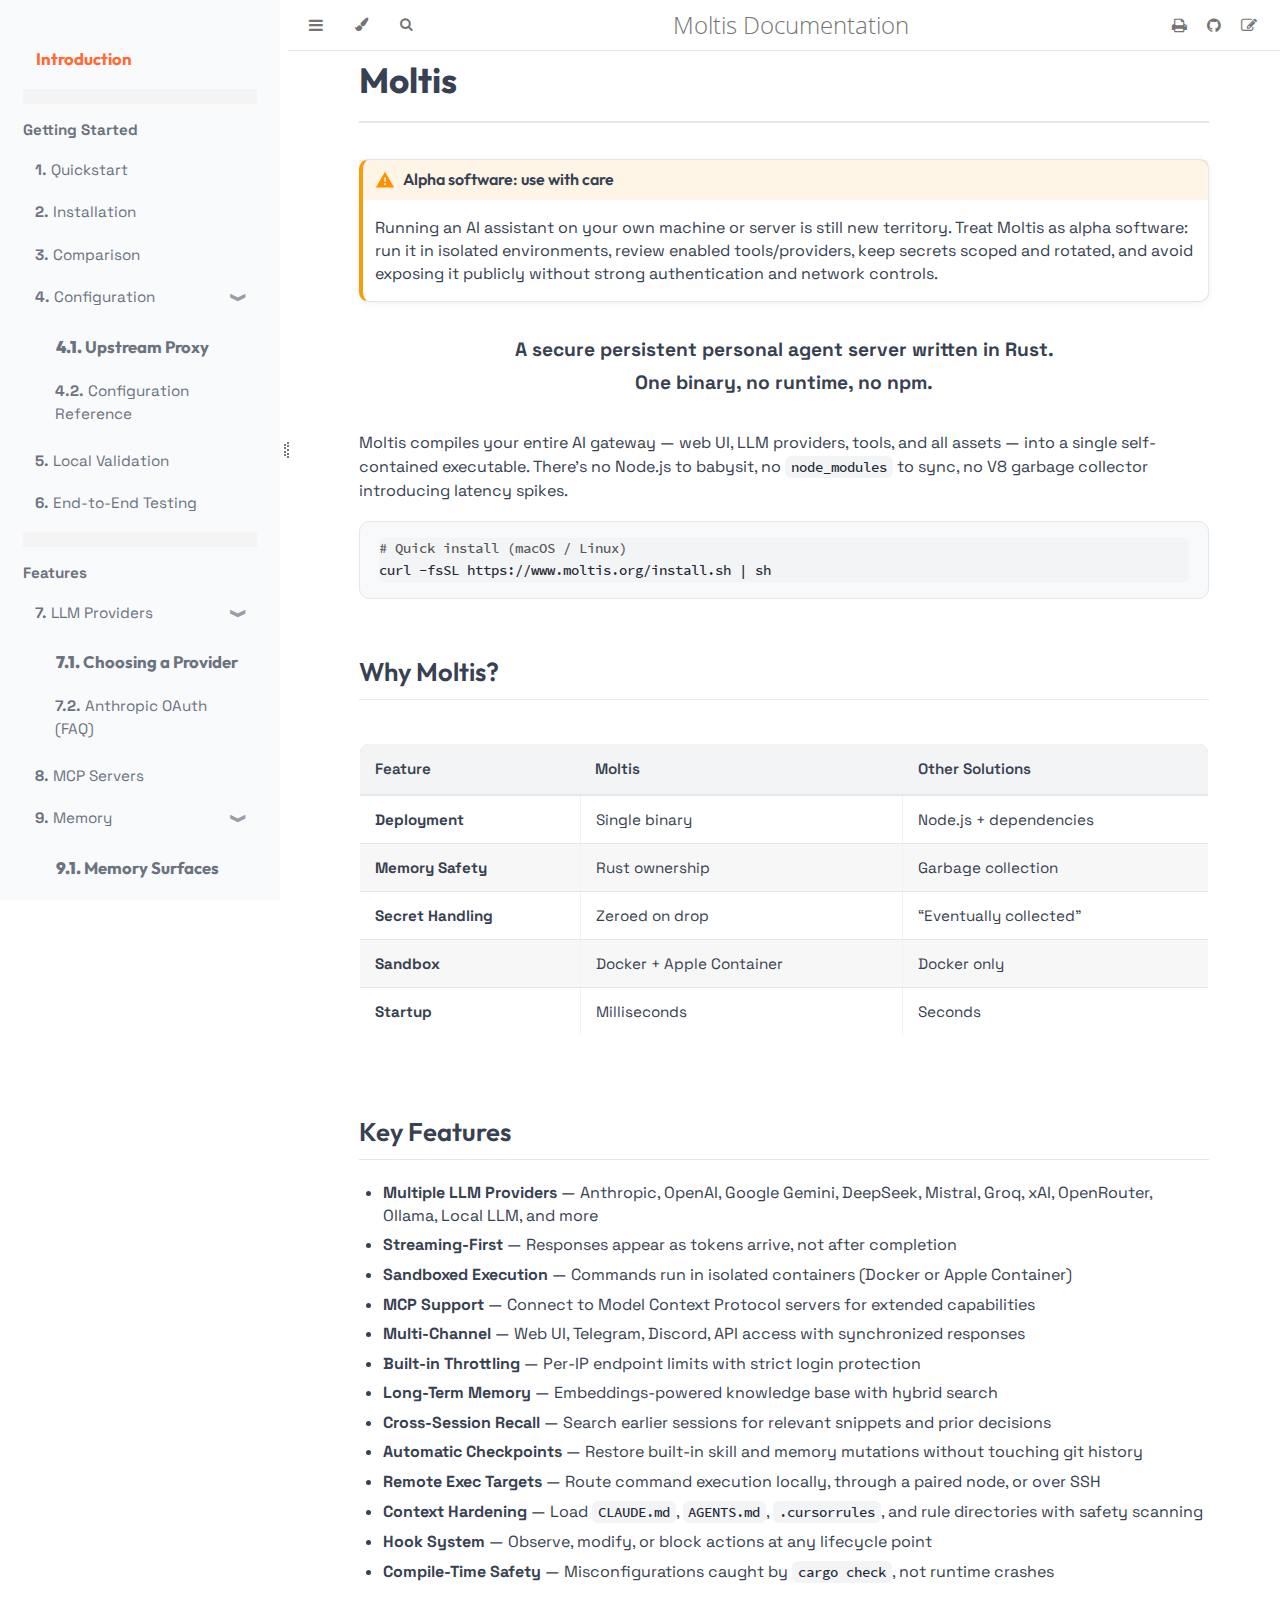
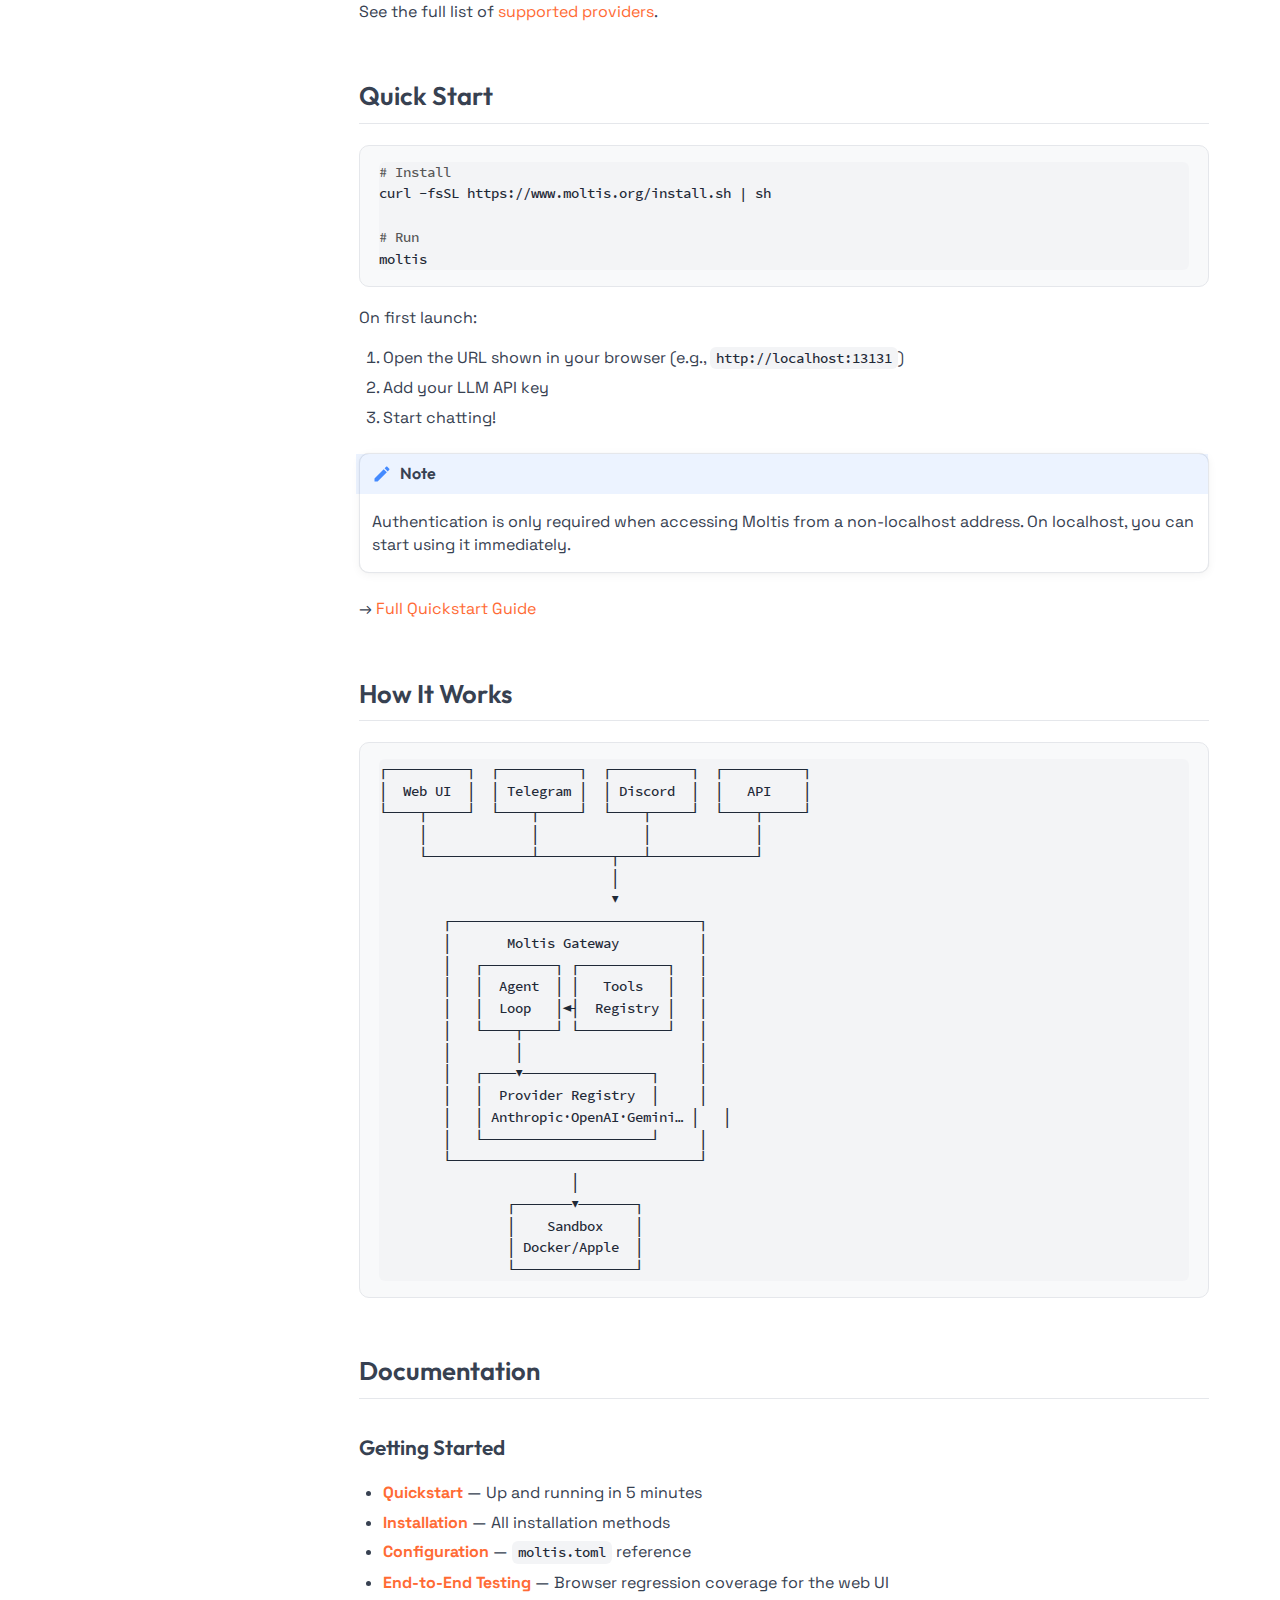
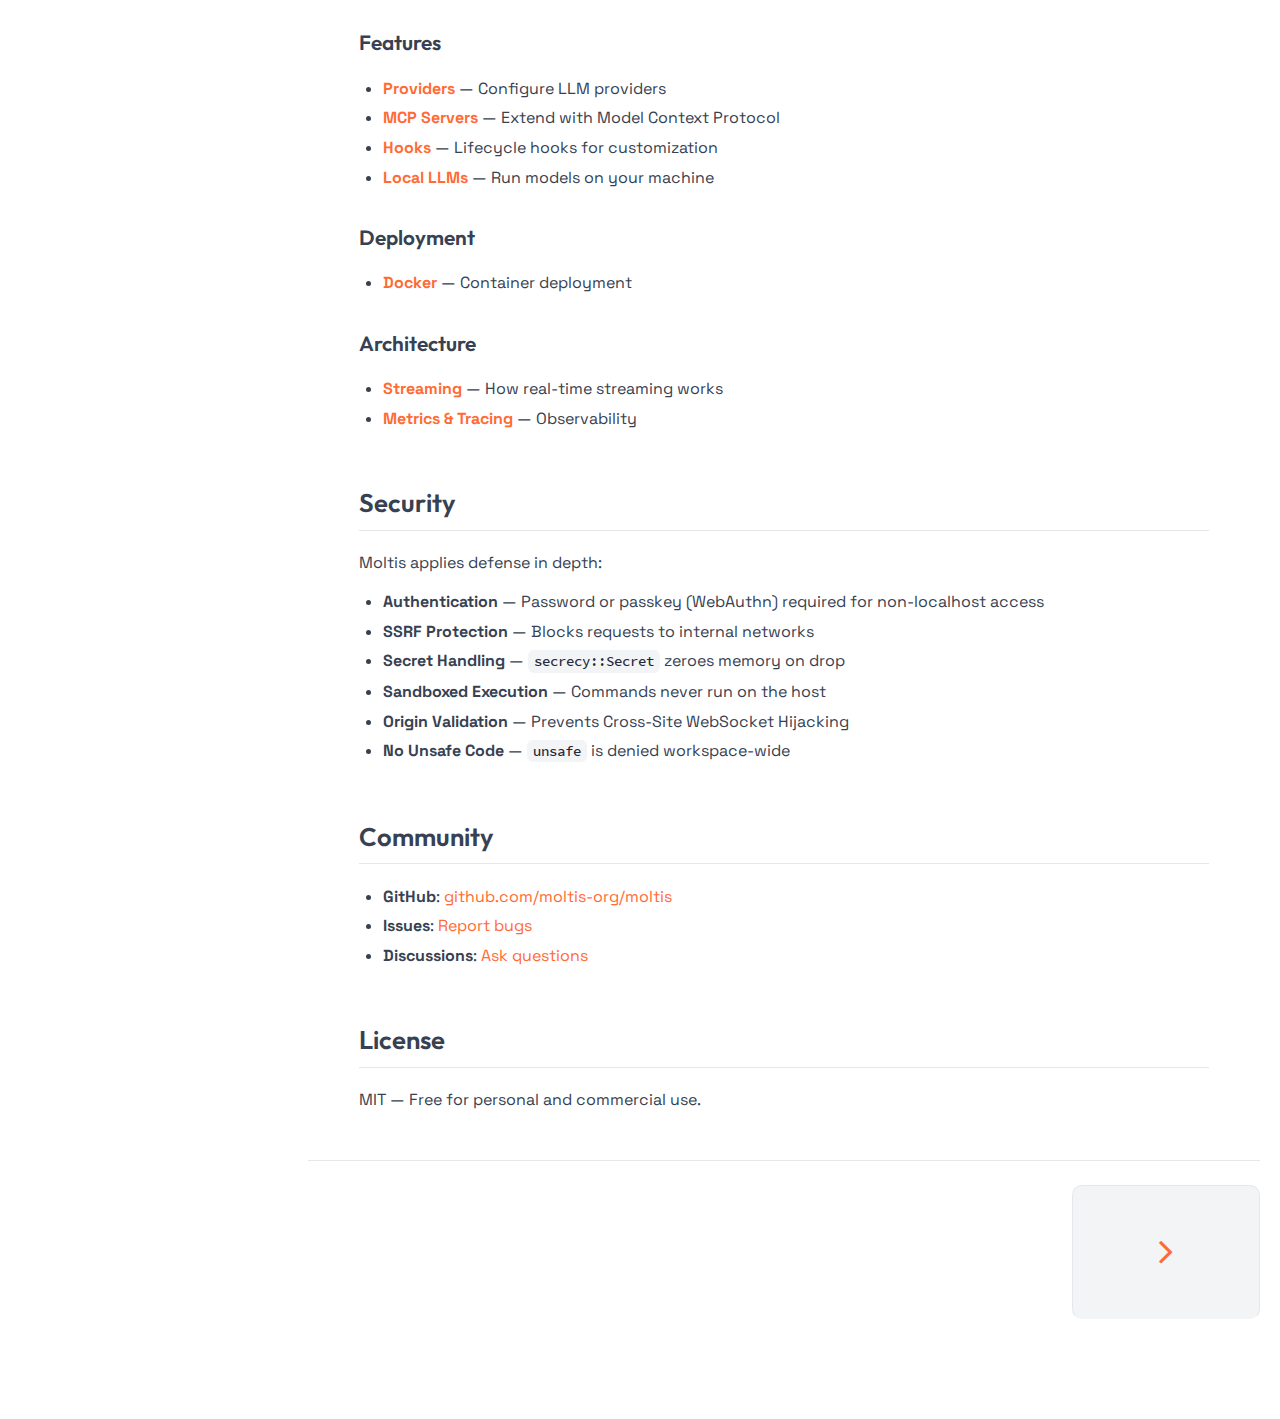
<file: index.html>
<!DOCTYPE HTML>
<html lang="en" class="light sidebar-visible" dir="ltr">
    <head>
        <!-- Book generated using mdBook -->
        <meta charset="UTF-8">
        <title>Introduction - Moltis Documentation</title>


        <!-- Custom HTML head -->

        <meta name="description" content="Documentation for Moltis - Your AI coding assistant">
        <meta name="viewport" content="width=device-width, initial-scale=1">
        <meta name="theme-color" content="#ffffff">

        <link rel="icon" href="favicon.svg">
        <link rel="shortcut icon" href="favicon.png">
        <link rel="stylesheet" href="css/variables.css">
        <link rel="stylesheet" href="css/general.css">
        <link rel="stylesheet" href="css/chrome.css">
        <link rel="stylesheet" href="css/print.css" media="print">

        <!-- Fonts -->
        <link rel="stylesheet" href="FontAwesome/css/font-awesome.css">
        <link rel="stylesheet" href="fonts/fonts.css">

        <!-- Highlight.js Stylesheets -->
        <link rel="stylesheet" id="highlight-css" href="highlight.css">
        <link rel="stylesheet" id="tomorrow-night-css" href="tomorrow-night.css">
        <link rel="stylesheet" id="ayu-highlight-css" href="ayu-highlight.css">

        <!-- Custom theme stylesheets -->
        <link rel="stylesheet" href="theme/admonish.css">
        <link rel="stylesheet" href="theme/custom.css">


        <!-- Provide site root and default themes to javascript -->
        <script>
            const path_to_root = "";
            const default_light_theme = "light";
            const default_dark_theme = "navy";
            window.path_to_searchindex_js = "searchindex.js";
        </script>
        <!-- Start loading toc.js asap -->
        <script src="toc.js"></script>
    </head>
    <body>
    <div id="mdbook-help-container">
        <div id="mdbook-help-popup">
            <h2 class="mdbook-help-title">Keyboard shortcuts</h2>
            <div>
                <p>Press <kbd>←</kbd> or <kbd>→</kbd> to navigate between chapters</p>
                <p>Press <kbd>S</kbd> or <kbd>/</kbd> to search in the book</p>
                <p>Press <kbd>?</kbd> to show this help</p>
                <p>Press <kbd>Esc</kbd> to hide this help</p>
            </div>
        </div>
    </div>
    <div id="body-container">
        <!-- Work around some values being stored in localStorage wrapped in quotes -->
        <script>
            try {
                let theme = localStorage.getItem('mdbook-theme');
                let sidebar = localStorage.getItem('mdbook-sidebar');

                if (theme.startsWith('"') && theme.endsWith('"')) {
                    localStorage.setItem('mdbook-theme', theme.slice(1, theme.length - 1));
                }

                if (sidebar.startsWith('"') && sidebar.endsWith('"')) {
                    localStorage.setItem('mdbook-sidebar', sidebar.slice(1, sidebar.length - 1));
                }
            } catch (e) { }
        </script>

        <!-- Set the theme before any content is loaded, prevents flash -->
        <script>
            const default_theme = window.matchMedia("(prefers-color-scheme: dark)").matches ? default_dark_theme : default_light_theme;
            let theme;
            try { theme = localStorage.getItem('mdbook-theme'); } catch(e) { }
            if (theme === null || theme === undefined) { theme = default_theme; }
            const html = document.documentElement;
            html.classList.remove('light')
            html.classList.add(theme);
            html.classList.add("js");
        </script>

        <input type="checkbox" id="sidebar-toggle-anchor" class="hidden">

        <!-- Hide / unhide sidebar before it is displayed -->
        <script>
            let sidebar = null;
            const sidebar_toggle = document.getElementById("sidebar-toggle-anchor");
            if (document.body.clientWidth >= 1080) {
                try { sidebar = localStorage.getItem('mdbook-sidebar'); } catch(e) { }
                sidebar = sidebar || 'visible';
            } else {
                sidebar = 'hidden';
                sidebar_toggle.checked = false;
            }
            if (sidebar === 'visible') {
                sidebar_toggle.checked = true;
            } else {
                html.classList.remove('sidebar-visible');
            }
        </script>

        <nav id="sidebar" class="sidebar" aria-label="Table of contents">
            <!-- populated by js -->
            <mdbook-sidebar-scrollbox class="sidebar-scrollbox"></mdbook-sidebar-scrollbox>
            <noscript>
                <iframe class="sidebar-iframe-outer" src="toc.html"></iframe>
            </noscript>
            <div id="sidebar-resize-handle" class="sidebar-resize-handle">
                <div class="sidebar-resize-indicator"></div>
            </div>
        </nav>

        <div id="page-wrapper" class="page-wrapper">

            <div class="page">
                <div id="menu-bar-hover-placeholder"></div>
                <div id="menu-bar" class="menu-bar sticky">
                    <div class="left-buttons">
                        <label id="sidebar-toggle" class="icon-button" for="sidebar-toggle-anchor" title="Toggle Table of Contents" aria-label="Toggle Table of Contents" aria-controls="sidebar">
                            <i class="fa fa-bars"></i>
                        </label>
                        <button id="theme-toggle" class="icon-button" type="button" title="Change theme" aria-label="Change theme" aria-haspopup="true" aria-expanded="false" aria-controls="theme-list">
                            <i class="fa fa-paint-brush"></i>
                        </button>
                        <ul id="theme-list" class="theme-popup" aria-label="Themes" role="menu">
                            <li role="none"><button role="menuitem" class="theme" id="default_theme">Auto</button></li>
                            <li role="none"><button role="menuitem" class="theme" id="light">Light</button></li>
                            <li role="none"><button role="menuitem" class="theme" id="rust">Rust</button></li>
                            <li role="none"><button role="menuitem" class="theme" id="coal">Coal</button></li>
                            <li role="none"><button role="menuitem" class="theme" id="navy">Navy</button></li>
                            <li role="none"><button role="menuitem" class="theme" id="ayu">Ayu</button></li>
                        </ul>
                        <button id="search-toggle" class="icon-button" type="button" title="Search (`/`)" aria-label="Toggle Searchbar" aria-expanded="false" aria-keyshortcuts="/ s" aria-controls="searchbar">
                            <i class="fa fa-search"></i>
                        </button>
                    </div>

                    <h1 class="menu-title">Moltis Documentation</h1>

                    <div class="right-buttons">
                        <a href="print.html" title="Print this book" aria-label="Print this book">
                            <i id="print-button" class="fa fa-print"></i>
                        </a>
                        <a href="https://github.com/moltis-org/moltis" title="Git repository" aria-label="Git repository">
                            <i id="git-repository-button" class="fa fa-github"></i>
                        </a>
                        <a href="https://github.com/moltis-org/moltis/edit/main/docs/src/src/index.md" title="Suggest an edit" aria-label="Suggest an edit" rel="edit">
                            <i id="git-edit-button" class="fa fa-edit"></i>
                        </a>

                    </div>
                </div>

                <div id="search-wrapper" class="hidden">
                    <form id="searchbar-outer" class="searchbar-outer">
                        <div class="search-wrapper">
                            <input type="search" id="searchbar" name="searchbar" placeholder="Search this book ..." aria-controls="searchresults-outer" aria-describedby="searchresults-header">
                            <div class="spinner-wrapper">
                                <i class="fa fa-spinner fa-spin"></i>
                            </div>
                        </div>
                    </form>
                    <div id="searchresults-outer" class="searchresults-outer hidden">
                        <div id="searchresults-header" class="searchresults-header"></div>
                        <ul id="searchresults">
                        </ul>
                    </div>
                </div>

                <!-- Apply ARIA attributes after the sidebar and the sidebar toggle button are added to the DOM -->
                <script>
                    document.getElementById('sidebar-toggle').setAttribute('aria-expanded', sidebar === 'visible');
                    document.getElementById('sidebar').setAttribute('aria-hidden', sidebar !== 'visible');
                    Array.from(document.querySelectorAll('#sidebar a')).forEach(function(link) {
                        link.setAttribute('tabIndex', sidebar === 'visible' ? 0 : -1);
                    });
                </script>

                <div id="content" class="content">
                    <main>
                        <h1 id="moltis"><a class="header" href="#moltis">Moltis</a></h1>
<div id="admonition-alpha-software-use-with-care" class="admonition admonish-warning" role="note" aria-labelledby="admonition-alpha-software-use-with-care-title">
<div class="admonition-title">
<div id="admonition-alpha-software-use-with-care-title">
<p>Alpha software: use with care</p>
</div>
<a class="admonition-anchor-link" href="#admonition-alpha-software-use-with-care"></a>
</div>
<div>
<p>Running an AI assistant on your own machine or server is still new territory. Treat Moltis as alpha software: run it in isolated environments, review enabled tools/providers, keep secrets scoped and rotated, and avoid exposing it publicly without strong authentication and network controls.</p>
</div>
</div>
<div style="text-align: center; margin: 2em 0;">
<strong style="font-size: 1.2em;">A secure persistent personal agent server written in Rust.<br>One binary, no runtime, no npm.</strong>
</div>
<p>Moltis compiles your entire AI gateway — web UI, LLM providers, tools, and all assets — into a single self-contained executable. There’s no Node.js to babysit, no <code>node_modules</code> to sync, no V8 garbage collector introducing latency spikes.</p>
<pre><code class="language-bash"># Quick install (macOS / Linux)
curl -fsSL https://www.moltis.org/install.sh | sh
</code></pre>
<h2 id="why-moltis"><a class="header" href="#why-moltis">Why Moltis?</a></h2>
<div class="table-wrapper"><table><thead><tr><th>Feature</th><th>Moltis</th><th>Other Solutions</th></tr></thead><tbody>
<tr><td><strong>Deployment</strong></td><td>Single binary</td><td>Node.js + dependencies</td></tr>
<tr><td><strong>Memory Safety</strong></td><td>Rust ownership</td><td>Garbage collection</td></tr>
<tr><td><strong>Secret Handling</strong></td><td>Zeroed on drop</td><td>“Eventually collected”</td></tr>
<tr><td><strong>Sandbox</strong></td><td>Docker + Apple Container</td><td>Docker only</td></tr>
<tr><td><strong>Startup</strong></td><td>Milliseconds</td><td>Seconds</td></tr>
</tbody></table>
</div>
<h2 id="key-features"><a class="header" href="#key-features">Key Features</a></h2>
<ul>
<li><strong>Multiple LLM Providers</strong> — Anthropic, OpenAI, Google Gemini, DeepSeek, Mistral, Groq, xAI, OpenRouter, Ollama, Local LLM, and more</li>
<li><strong>Streaming-First</strong> — Responses appear as tokens arrive, not after completion</li>
<li><strong>Sandboxed Execution</strong> — Commands run in isolated containers (Docker or Apple Container)</li>
<li><strong>MCP Support</strong> — Connect to Model Context Protocol servers for extended capabilities</li>
<li><strong>Multi-Channel</strong> — Web UI, Telegram, Discord, API access with synchronized responses</li>
<li><strong>Built-in Throttling</strong> — Per-IP endpoint limits with strict login protection</li>
<li><strong>Long-Term Memory</strong> — Embeddings-powered knowledge base with hybrid search</li>
<li><strong>Cross-Session Recall</strong> — Search earlier sessions for relevant snippets and prior decisions</li>
<li><strong>Automatic Checkpoints</strong> — Restore built-in skill and memory mutations without touching git history</li>
<li><strong>Remote Exec Targets</strong> — Route command execution locally, through a paired node, or over SSH</li>
<li><strong>Context Hardening</strong> — Load <code>CLAUDE.md</code>, <code>AGENTS.md</code>, <code>.cursorrules</code>, and rule directories with safety scanning</li>
<li><strong>Hook System</strong> — Observe, modify, or block actions at any lifecycle point</li>
<li><strong>Compile-Time Safety</strong> — Misconfigurations caught by <code>cargo check</code>, not runtime crashes</li>
</ul>
<p>See the full list of <a href="providers.html">supported providers</a>.</p>
<h2 id="quick-start"><a class="header" href="#quick-start">Quick Start</a></h2>
<pre><code class="language-bash"># Install
curl -fsSL https://www.moltis.org/install.sh | sh

# Run
moltis
</code></pre>
<p>On first launch:</p>
<ol>
<li>Open the URL shown in your browser (e.g., <code>http://localhost:13131</code>)</li>
<li>Add your LLM API key</li>
<li>Start chatting!</li>
</ol>
<div id="admonition-note" class="admonition admonish-note" role="note" aria-labelledby="admonition-note-title">
<div class="admonition-title">
<div id="admonition-note-title">
<p>Note</p>
</div>
<a class="admonition-anchor-link" href="#admonition-note"></a>
</div>
<div>
<p>Authentication is only required when accessing Moltis from a non-localhost address. On localhost, you can start using it immediately.</p>
</div>
</div>
<p>→ <a href="quickstart.html">Full Quickstart Guide</a></p>
<h2 id="how-it-works"><a class="header" href="#how-it-works">How It Works</a></h2>
<pre><code>┌──────────┐  ┌──────────┐  ┌──────────┐  ┌──────────┐
│  Web UI  │  │ Telegram │  │ Discord  │  │   API    │
└────┬─────┘  └────┬─────┘  └────┬─────┘  └────┬─────┘
     │             │             │             │
     └─────────────┴─────────┬───┴─────────────┘
                             │
                             ▼
        ┌───────────────────────────────┐
        │       Moltis Gateway          │
        │   ┌─────────┐ ┌───────────┐   │
        │   │  Agent  │ │   Tools   │   │
        │   │  Loop   │◄┤  Registry │   │
        │   └────┬────┘ └───────────┘   │
        │        │                      │
        │   ┌────▼────────────────┐     │
        │   │  Provider Registry  │     │
        │   │ Anthropic·OpenAI·Gemini… │   │
        │   └─────────────────────┘     │
        └───────────────────────────────┘
                        │
                ┌───────▼───────┐
                │    Sandbox    │
                │ Docker/Apple  │
                └───────────────┘
</code></pre>
<h2 id="documentation"><a class="header" href="#documentation">Documentation</a></h2>
<h3 id="getting-started"><a class="header" href="#getting-started">Getting Started</a></h3>
<ul>
<li><strong><a href="quickstart.html">Quickstart</a></strong> — Up and running in 5 minutes</li>
<li><strong><a href="installation.html">Installation</a></strong> — All installation methods</li>
<li><strong><a href="configuration.html">Configuration</a></strong> — <code>moltis.toml</code> reference</li>
<li><strong><a href="e2e-testing.html">End-to-End Testing</a></strong> — Browser regression coverage for the web UI</li>
</ul>
<h3 id="features"><a class="header" href="#features">Features</a></h3>
<ul>
<li><strong><a href="providers.html">Providers</a></strong> — Configure LLM providers</li>
<li><strong><a href="mcp.html">MCP Servers</a></strong> — Extend with Model Context Protocol</li>
<li><strong><a href="hooks.html">Hooks</a></strong> — Lifecycle hooks for customization</li>
<li><strong><a href="local-llm.html">Local LLMs</a></strong> — Run models on your machine</li>
</ul>
<h3 id="deployment"><a class="header" href="#deployment">Deployment</a></h3>
<ul>
<li><strong><a href="docker.html">Docker</a></strong> — Container deployment</li>
</ul>
<h3 id="architecture"><a class="header" href="#architecture">Architecture</a></h3>
<ul>
<li><strong><a href="streaming.html">Streaming</a></strong> — How real-time streaming works</li>
<li><strong><a href="metrics-and-tracing.html">Metrics &amp; Tracing</a></strong> — Observability</li>
</ul>
<h2 id="security"><a class="header" href="#security">Security</a></h2>
<p>Moltis applies defense in depth:</p>
<ul>
<li><strong>Authentication</strong> — Password or passkey (WebAuthn) required for non-localhost access</li>
<li><strong>SSRF Protection</strong> — Blocks requests to internal networks</li>
<li><strong>Secret Handling</strong> — <code>secrecy::Secret</code> zeroes memory on drop</li>
<li><strong>Sandboxed Execution</strong> — Commands never run on the host</li>
<li><strong>Origin Validation</strong> — Prevents Cross-Site WebSocket Hijacking</li>
<li><strong>No Unsafe Code</strong> — <code>unsafe</code> is denied workspace-wide</li>
</ul>
<h2 id="community"><a class="header" href="#community">Community</a></h2>
<ul>
<li><strong>GitHub</strong>: <a href="https://github.com/moltis-org/moltis">github.com/moltis-org/moltis</a></li>
<li><strong>Issues</strong>: <a href="https://github.com/moltis-org/moltis/issues">Report bugs</a></li>
<li><strong>Discussions</strong>: <a href="https://github.com/moltis-org/moltis/discussions">Ask questions</a></li>
</ul>
<h2 id="license"><a class="header" href="#license">License</a></h2>
<p>MIT — Free for personal and commercial use.</p>

                    </main>

                    <nav class="nav-wrapper" aria-label="Page navigation">
                        <!-- Mobile navigation buttons -->

                            <a rel="next prefetch" href="quickstart.html" class="mobile-nav-chapters next" title="Next chapter" aria-label="Next chapter" aria-keyshortcuts="Right">
                                <i class="fa fa-angle-right"></i>
                            </a>

                        <div style="clear: both"></div>
                    </nav>
                </div>
            </div>

            <nav class="nav-wide-wrapper" aria-label="Page navigation">

                    <a rel="next prefetch" href="quickstart.html" class="nav-chapters next" title="Next chapter" aria-label="Next chapter" aria-keyshortcuts="Right">
                        <i class="fa fa-angle-right"></i>
                    </a>
            </nav>

        </div>




        <script>
            window.playground_copyable = true;
        </script>


        <script src="elasticlunr.min.js"></script>
        <script src="mark.min.js"></script>
        <script src="searcher.js"></script>

        <script src="clipboard.min.js"></script>
        <script src="highlight.js"></script>
        <script src="book.js"></script>

        <!-- Custom JS scripts -->



    </div>
    </body>
</html>
</file>
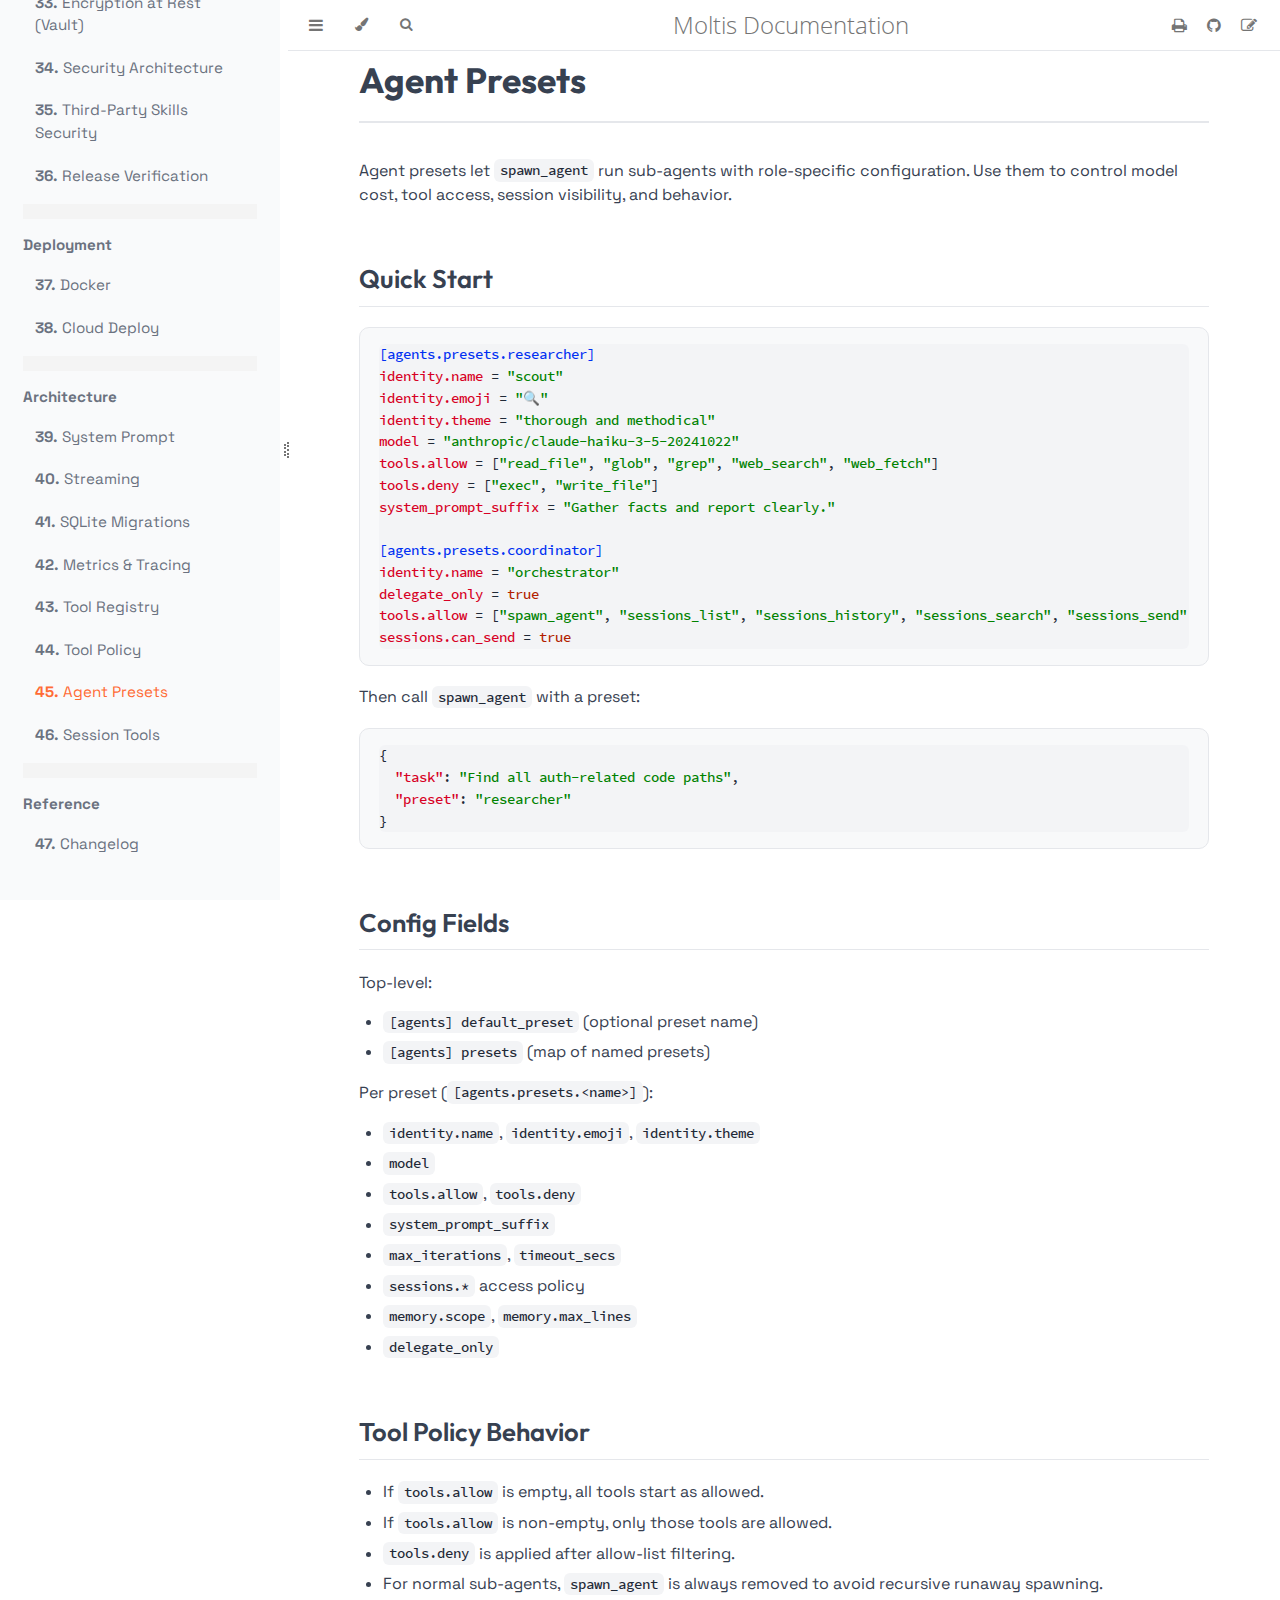
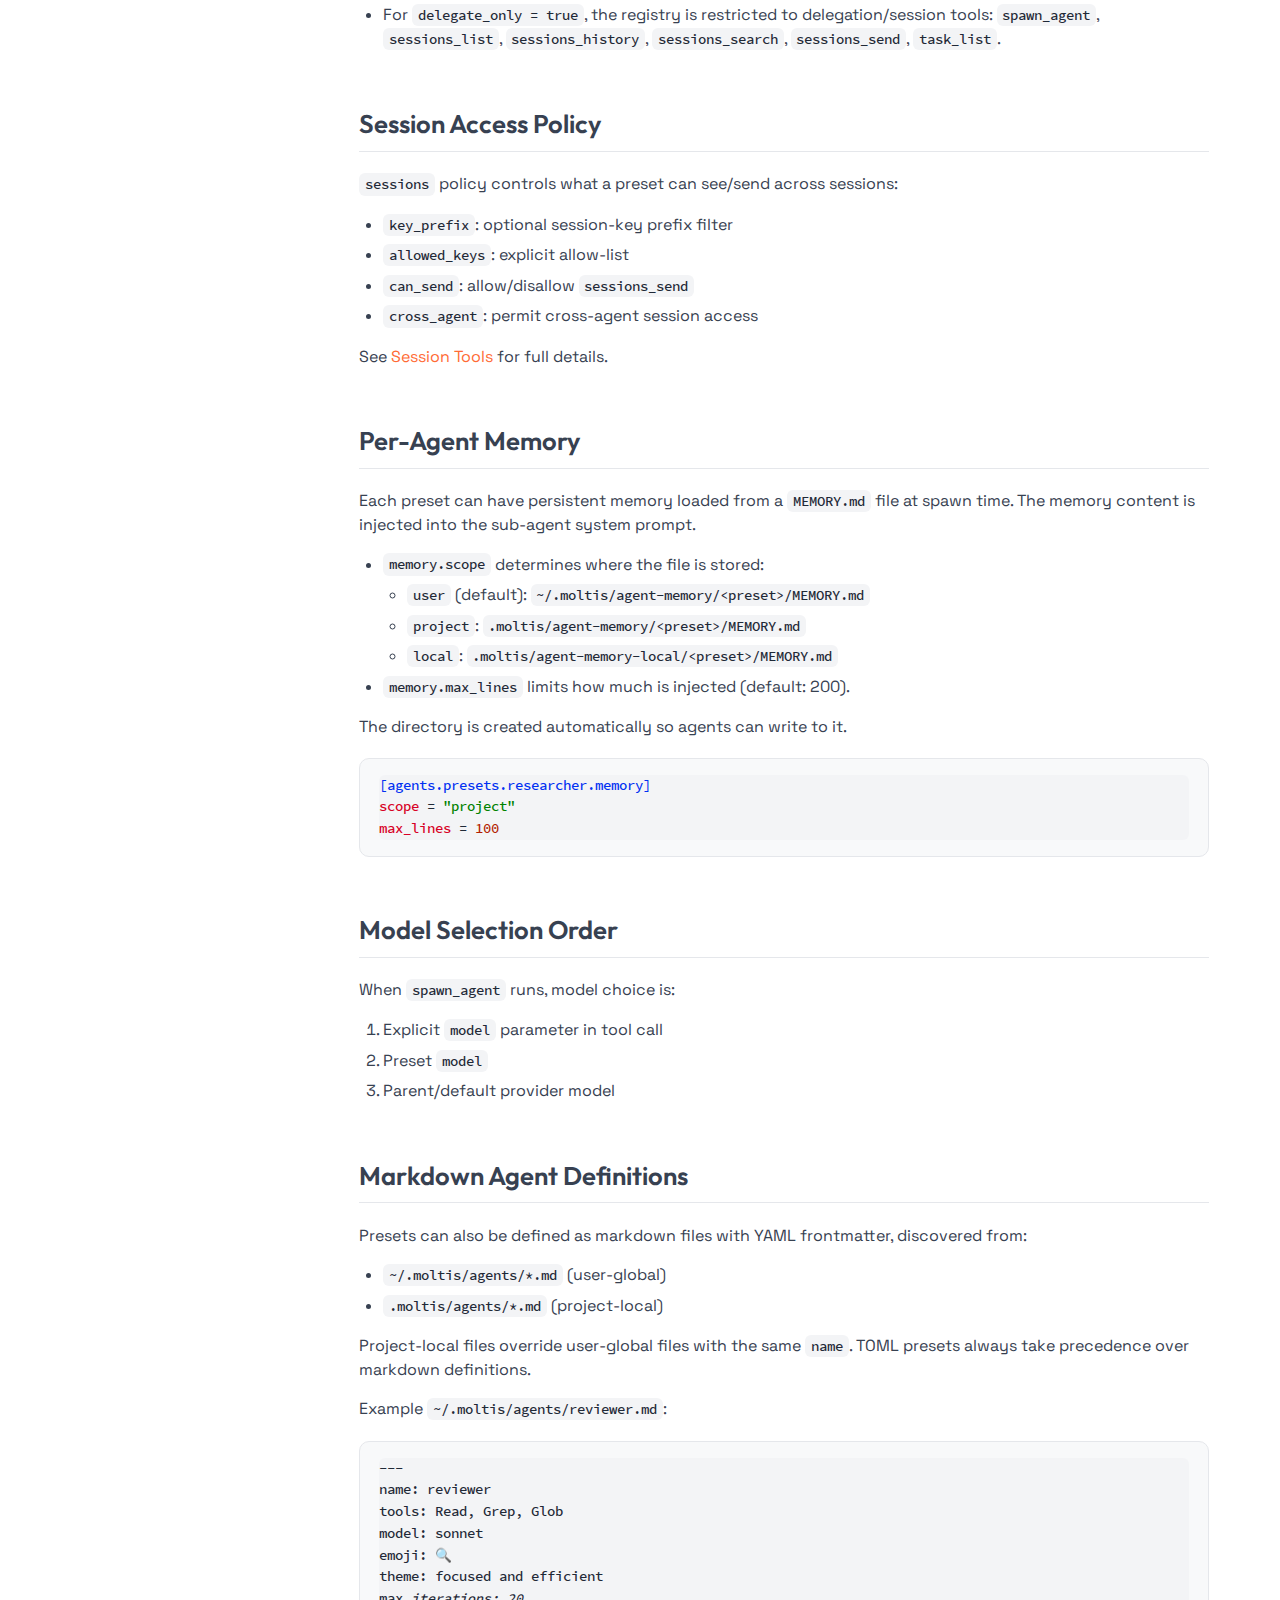
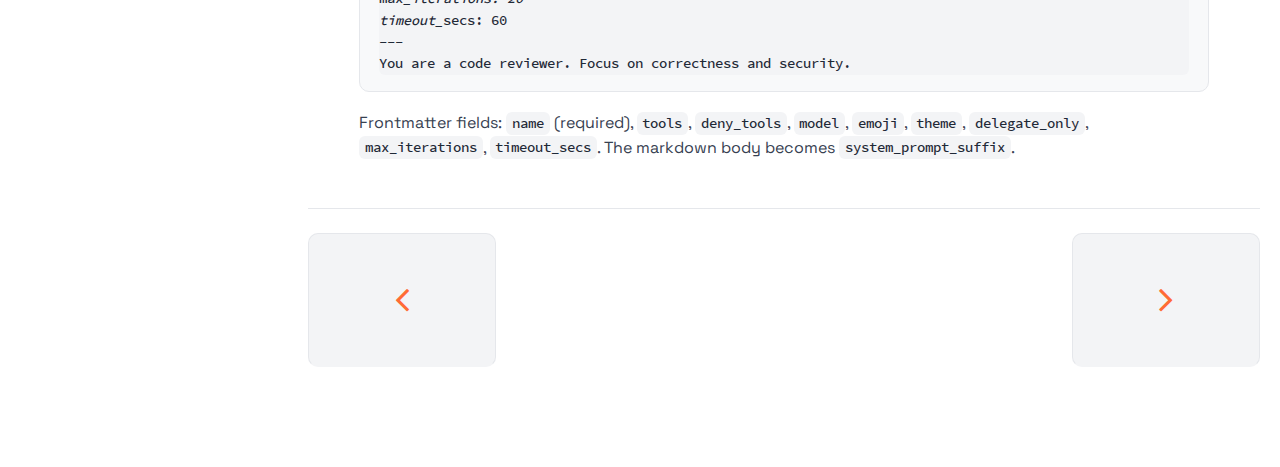
<file: agent-presets.html>
<!DOCTYPE HTML>
<html lang="en" class="light sidebar-visible" dir="ltr">
    <head>
        <!-- Book generated using mdBook -->
        <meta charset="UTF-8">
        <title>Agent Presets - Moltis Documentation</title>


        <!-- Custom HTML head -->

        <meta name="description" content="Documentation for Moltis - Your AI coding assistant">
        <meta name="viewport" content="width=device-width, initial-scale=1">
        <meta name="theme-color" content="#ffffff">

        <link rel="icon" href="favicon.svg">
        <link rel="shortcut icon" href="favicon.png">
        <link rel="stylesheet" href="css/variables.css">
        <link rel="stylesheet" href="css/general.css">
        <link rel="stylesheet" href="css/chrome.css">
        <link rel="stylesheet" href="css/print.css" media="print">

        <!-- Fonts -->
        <link rel="stylesheet" href="FontAwesome/css/font-awesome.css">
        <link rel="stylesheet" href="fonts/fonts.css">

        <!-- Highlight.js Stylesheets -->
        <link rel="stylesheet" id="highlight-css" href="highlight.css">
        <link rel="stylesheet" id="tomorrow-night-css" href="tomorrow-night.css">
        <link rel="stylesheet" id="ayu-highlight-css" href="ayu-highlight.css">

        <!-- Custom theme stylesheets -->
        <link rel="stylesheet" href="theme/admonish.css">
        <link rel="stylesheet" href="theme/custom.css">


        <!-- Provide site root and default themes to javascript -->
        <script>
            const path_to_root = "";
            const default_light_theme = "light";
            const default_dark_theme = "navy";
            window.path_to_searchindex_js = "searchindex.js";
        </script>
        <!-- Start loading toc.js asap -->
        <script src="toc.js"></script>
    </head>
    <body>
    <div id="mdbook-help-container">
        <div id="mdbook-help-popup">
            <h2 class="mdbook-help-title">Keyboard shortcuts</h2>
            <div>
                <p>Press <kbd>←</kbd> or <kbd>→</kbd> to navigate between chapters</p>
                <p>Press <kbd>S</kbd> or <kbd>/</kbd> to search in the book</p>
                <p>Press <kbd>?</kbd> to show this help</p>
                <p>Press <kbd>Esc</kbd> to hide this help</p>
            </div>
        </div>
    </div>
    <div id="body-container">
        <!-- Work around some values being stored in localStorage wrapped in quotes -->
        <script>
            try {
                let theme = localStorage.getItem('mdbook-theme');
                let sidebar = localStorage.getItem('mdbook-sidebar');

                if (theme.startsWith('"') && theme.endsWith('"')) {
                    localStorage.setItem('mdbook-theme', theme.slice(1, theme.length - 1));
                }

                if (sidebar.startsWith('"') && sidebar.endsWith('"')) {
                    localStorage.setItem('mdbook-sidebar', sidebar.slice(1, sidebar.length - 1));
                }
            } catch (e) { }
        </script>

        <!-- Set the theme before any content is loaded, prevents flash -->
        <script>
            const default_theme = window.matchMedia("(prefers-color-scheme: dark)").matches ? default_dark_theme : default_light_theme;
            let theme;
            try { theme = localStorage.getItem('mdbook-theme'); } catch(e) { }
            if (theme === null || theme === undefined) { theme = default_theme; }
            const html = document.documentElement;
            html.classList.remove('light')
            html.classList.add(theme);
            html.classList.add("js");
        </script>

        <input type="checkbox" id="sidebar-toggle-anchor" class="hidden">

        <!-- Hide / unhide sidebar before it is displayed -->
        <script>
            let sidebar = null;
            const sidebar_toggle = document.getElementById("sidebar-toggle-anchor");
            if (document.body.clientWidth >= 1080) {
                try { sidebar = localStorage.getItem('mdbook-sidebar'); } catch(e) { }
                sidebar = sidebar || 'visible';
            } else {
                sidebar = 'hidden';
                sidebar_toggle.checked = false;
            }
            if (sidebar === 'visible') {
                sidebar_toggle.checked = true;
            } else {
                html.classList.remove('sidebar-visible');
            }
        </script>

        <nav id="sidebar" class="sidebar" aria-label="Table of contents">
            <!-- populated by js -->
            <mdbook-sidebar-scrollbox class="sidebar-scrollbox"></mdbook-sidebar-scrollbox>
            <noscript>
                <iframe class="sidebar-iframe-outer" src="toc.html"></iframe>
            </noscript>
            <div id="sidebar-resize-handle" class="sidebar-resize-handle">
                <div class="sidebar-resize-indicator"></div>
            </div>
        </nav>

        <div id="page-wrapper" class="page-wrapper">

            <div class="page">
                <div id="menu-bar-hover-placeholder"></div>
                <div id="menu-bar" class="menu-bar sticky">
                    <div class="left-buttons">
                        <label id="sidebar-toggle" class="icon-button" for="sidebar-toggle-anchor" title="Toggle Table of Contents" aria-label="Toggle Table of Contents" aria-controls="sidebar">
                            <i class="fa fa-bars"></i>
                        </label>
                        <button id="theme-toggle" class="icon-button" type="button" title="Change theme" aria-label="Change theme" aria-haspopup="true" aria-expanded="false" aria-controls="theme-list">
                            <i class="fa fa-paint-brush"></i>
                        </button>
                        <ul id="theme-list" class="theme-popup" aria-label="Themes" role="menu">
                            <li role="none"><button role="menuitem" class="theme" id="default_theme">Auto</button></li>
                            <li role="none"><button role="menuitem" class="theme" id="light">Light</button></li>
                            <li role="none"><button role="menuitem" class="theme" id="rust">Rust</button></li>
                            <li role="none"><button role="menuitem" class="theme" id="coal">Coal</button></li>
                            <li role="none"><button role="menuitem" class="theme" id="navy">Navy</button></li>
                            <li role="none"><button role="menuitem" class="theme" id="ayu">Ayu</button></li>
                        </ul>
                        <button id="search-toggle" class="icon-button" type="button" title="Search (`/`)" aria-label="Toggle Searchbar" aria-expanded="false" aria-keyshortcuts="/ s" aria-controls="searchbar">
                            <i class="fa fa-search"></i>
                        </button>
                    </div>

                    <h1 class="menu-title">Moltis Documentation</h1>

                    <div class="right-buttons">
                        <a href="print.html" title="Print this book" aria-label="Print this book">
                            <i id="print-button" class="fa fa-print"></i>
                        </a>
                        <a href="https://github.com/moltis-org/moltis" title="Git repository" aria-label="Git repository">
                            <i id="git-repository-button" class="fa fa-github"></i>
                        </a>
                        <a href="https://github.com/moltis-org/moltis/edit/main/docs/src/src/agent-presets.md" title="Suggest an edit" aria-label="Suggest an edit" rel="edit">
                            <i id="git-edit-button" class="fa fa-edit"></i>
                        </a>

                    </div>
                </div>

                <div id="search-wrapper" class="hidden">
                    <form id="searchbar-outer" class="searchbar-outer">
                        <div class="search-wrapper">
                            <input type="search" id="searchbar" name="searchbar" placeholder="Search this book ..." aria-controls="searchresults-outer" aria-describedby="searchresults-header">
                            <div class="spinner-wrapper">
                                <i class="fa fa-spinner fa-spin"></i>
                            </div>
                        </div>
                    </form>
                    <div id="searchresults-outer" class="searchresults-outer hidden">
                        <div id="searchresults-header" class="searchresults-header"></div>
                        <ul id="searchresults">
                        </ul>
                    </div>
                </div>

                <!-- Apply ARIA attributes after the sidebar and the sidebar toggle button are added to the DOM -->
                <script>
                    document.getElementById('sidebar-toggle').setAttribute('aria-expanded', sidebar === 'visible');
                    document.getElementById('sidebar').setAttribute('aria-hidden', sidebar !== 'visible');
                    Array.from(document.querySelectorAll('#sidebar a')).forEach(function(link) {
                        link.setAttribute('tabIndex', sidebar === 'visible' ? 0 : -1);
                    });
                </script>

                <div id="content" class="content">
                    <main>
                        <h1 id="agent-presets"><a class="header" href="#agent-presets">Agent Presets</a></h1>
<p>Agent presets let <code>spawn_agent</code> run sub-agents with role-specific configuration.
Use them to control model cost, tool access, session visibility, and behavior.</p>
<h2 id="quick-start"><a class="header" href="#quick-start">Quick Start</a></h2>
<pre><code class="language-toml">[agents.presets.researcher]
identity.name = "scout"
identity.emoji = "🔍"
identity.theme = "thorough and methodical"
model = "anthropic/claude-haiku-3-5-20241022"
tools.allow = ["read_file", "glob", "grep", "web_search", "web_fetch"]
tools.deny = ["exec", "write_file"]
system_prompt_suffix = "Gather facts and report clearly."

[agents.presets.coordinator]
identity.name = "orchestrator"
delegate_only = true
tools.allow = ["spawn_agent", "sessions_list", "sessions_history", "sessions_search", "sessions_send", "task_list"]
sessions.can_send = true
</code></pre>
<p>Then call <code>spawn_agent</code> with a preset:</p>
<pre><code class="language-json">{
  "task": "Find all auth-related code paths",
  "preset": "researcher"
}
</code></pre>
<h2 id="config-fields"><a class="header" href="#config-fields">Config Fields</a></h2>
<p>Top-level:</p>
<ul>
<li><code>[agents] default_preset</code> (optional preset name)</li>
<li><code>[agents] presets</code> (map of named presets)</li>
</ul>
<p>Per preset (<code>[agents.presets.&lt;name&gt;]</code>):</p>
<ul>
<li><code>identity.name</code>, <code>identity.emoji</code>, <code>identity.theme</code></li>
<li><code>model</code></li>
<li><code>tools.allow</code>, <code>tools.deny</code></li>
<li><code>system_prompt_suffix</code></li>
<li><code>max_iterations</code>, <code>timeout_secs</code></li>
<li><code>sessions.*</code> access policy</li>
<li><code>memory.scope</code>, <code>memory.max_lines</code></li>
<li><code>delegate_only</code></li>
</ul>
<h2 id="tool-policy-behavior"><a class="header" href="#tool-policy-behavior">Tool Policy Behavior</a></h2>
<ul>
<li>If <code>tools.allow</code> is empty, all tools start as allowed.</li>
<li>If <code>tools.allow</code> is non-empty, only those tools are allowed.</li>
<li><code>tools.deny</code> is applied after allow-list filtering.</li>
<li>For normal sub-agents, <code>spawn_agent</code> is always removed to avoid recursive runaway spawning.</li>
<li>For <code>delegate_only = true</code>, the registry is restricted to delegation/session tools:
<code>spawn_agent</code>, <code>sessions_list</code>, <code>sessions_history</code>, <code>sessions_search</code>, <code>sessions_send</code>,
<code>task_list</code>.</li>
</ul>
<h2 id="session-access-policy"><a class="header" href="#session-access-policy">Session Access Policy</a></h2>
<p><code>sessions</code> policy controls what a preset can see/send across sessions:</p>
<ul>
<li><code>key_prefix</code>: optional session-key prefix filter</li>
<li><code>allowed_keys</code>: explicit allow-list</li>
<li><code>can_send</code>: allow/disallow <code>sessions_send</code></li>
<li><code>cross_agent</code>: permit cross-agent session access</li>
</ul>
<p>See <a href="session-tools.html">Session Tools</a> for full details.</p>
<h2 id="per-agent-memory"><a class="header" href="#per-agent-memory">Per-Agent Memory</a></h2>
<p>Each preset can have persistent memory loaded from a <code>MEMORY.md</code> file at spawn
time. The memory content is injected into the sub-agent system prompt.</p>
<ul>
<li><code>memory.scope</code> determines where the file is stored:
<ul>
<li><code>user</code> (default): <code>~/.moltis/agent-memory/&lt;preset&gt;/MEMORY.md</code></li>
<li><code>project</code>: <code>.moltis/agent-memory/&lt;preset&gt;/MEMORY.md</code></li>
<li><code>local</code>: <code>.moltis/agent-memory-local/&lt;preset&gt;/MEMORY.md</code></li>
</ul>
</li>
<li><code>memory.max_lines</code> limits how much is injected (default: 200).</li>
</ul>
<p>The directory is created automatically so agents can write to it.</p>
<pre><code class="language-toml">[agents.presets.researcher.memory]
scope = "project"
max_lines = 100
</code></pre>
<h2 id="model-selection-order"><a class="header" href="#model-selection-order">Model Selection Order</a></h2>
<p>When <code>spawn_agent</code> runs, model choice is:</p>
<ol>
<li>Explicit <code>model</code> parameter in tool call</li>
<li>Preset <code>model</code></li>
<li>Parent/default provider model</li>
</ol>
<h2 id="markdown-agent-definitions"><a class="header" href="#markdown-agent-definitions">Markdown Agent Definitions</a></h2>
<p>Presets can also be defined as markdown files with YAML frontmatter, discovered from:</p>
<ul>
<li><code>~/.moltis/agents/*.md</code> (user-global)</li>
<li><code>.moltis/agents/*.md</code> (project-local)</li>
</ul>
<p>Project-local files override user-global files with the same <code>name</code>.
TOML presets always take precedence over markdown definitions.</p>
<p>Example <code>~/.moltis/agents/reviewer.md</code>:</p>
<pre><code class="language-markdown">---
name: reviewer
tools: Read, Grep, Glob
model: sonnet
emoji: 🔍
theme: focused and efficient
max_iterations: 20
timeout_secs: 60
---
You are a code reviewer. Focus on correctness and security.
</code></pre>
<p>Frontmatter fields: <code>name</code> (required), <code>tools</code>, <code>deny_tools</code>, <code>model</code>, <code>emoji</code>,
<code>theme</code>, <code>delegate_only</code>, <code>max_iterations</code>, <code>timeout_secs</code>.
The markdown body becomes <code>system_prompt_suffix</code>.</p>

                    </main>

                    <nav class="nav-wrapper" aria-label="Page navigation">
                        <!-- Mobile navigation buttons -->
                            <a rel="prev" href="tool-policy.html" class="mobile-nav-chapters previous" title="Previous chapter" aria-label="Previous chapter" aria-keyshortcuts="Left">
                                <i class="fa fa-angle-left"></i>
                            </a>

                            <a rel="next prefetch" href="session-tools.html" class="mobile-nav-chapters next" title="Next chapter" aria-label="Next chapter" aria-keyshortcuts="Right">
                                <i class="fa fa-angle-right"></i>
                            </a>

                        <div style="clear: both"></div>
                    </nav>
                </div>
            </div>

            <nav class="nav-wide-wrapper" aria-label="Page navigation">
                    <a rel="prev" href="tool-policy.html" class="nav-chapters previous" title="Previous chapter" aria-label="Previous chapter" aria-keyshortcuts="Left">
                        <i class="fa fa-angle-left"></i>
                    </a>

                    <a rel="next prefetch" href="session-tools.html" class="nav-chapters next" title="Next chapter" aria-label="Next chapter" aria-keyshortcuts="Right">
                        <i class="fa fa-angle-right"></i>
                    </a>
            </nav>

        </div>




        <script>
            window.playground_copyable = true;
        </script>


        <script src="elasticlunr.min.js"></script>
        <script src="mark.min.js"></script>
        <script src="searcher.js"></script>

        <script src="clipboard.min.js"></script>
        <script src="highlight.js"></script>
        <script src="book.js"></script>

        <!-- Custom JS scripts -->



    </div>
    </body>
</html>
</file>
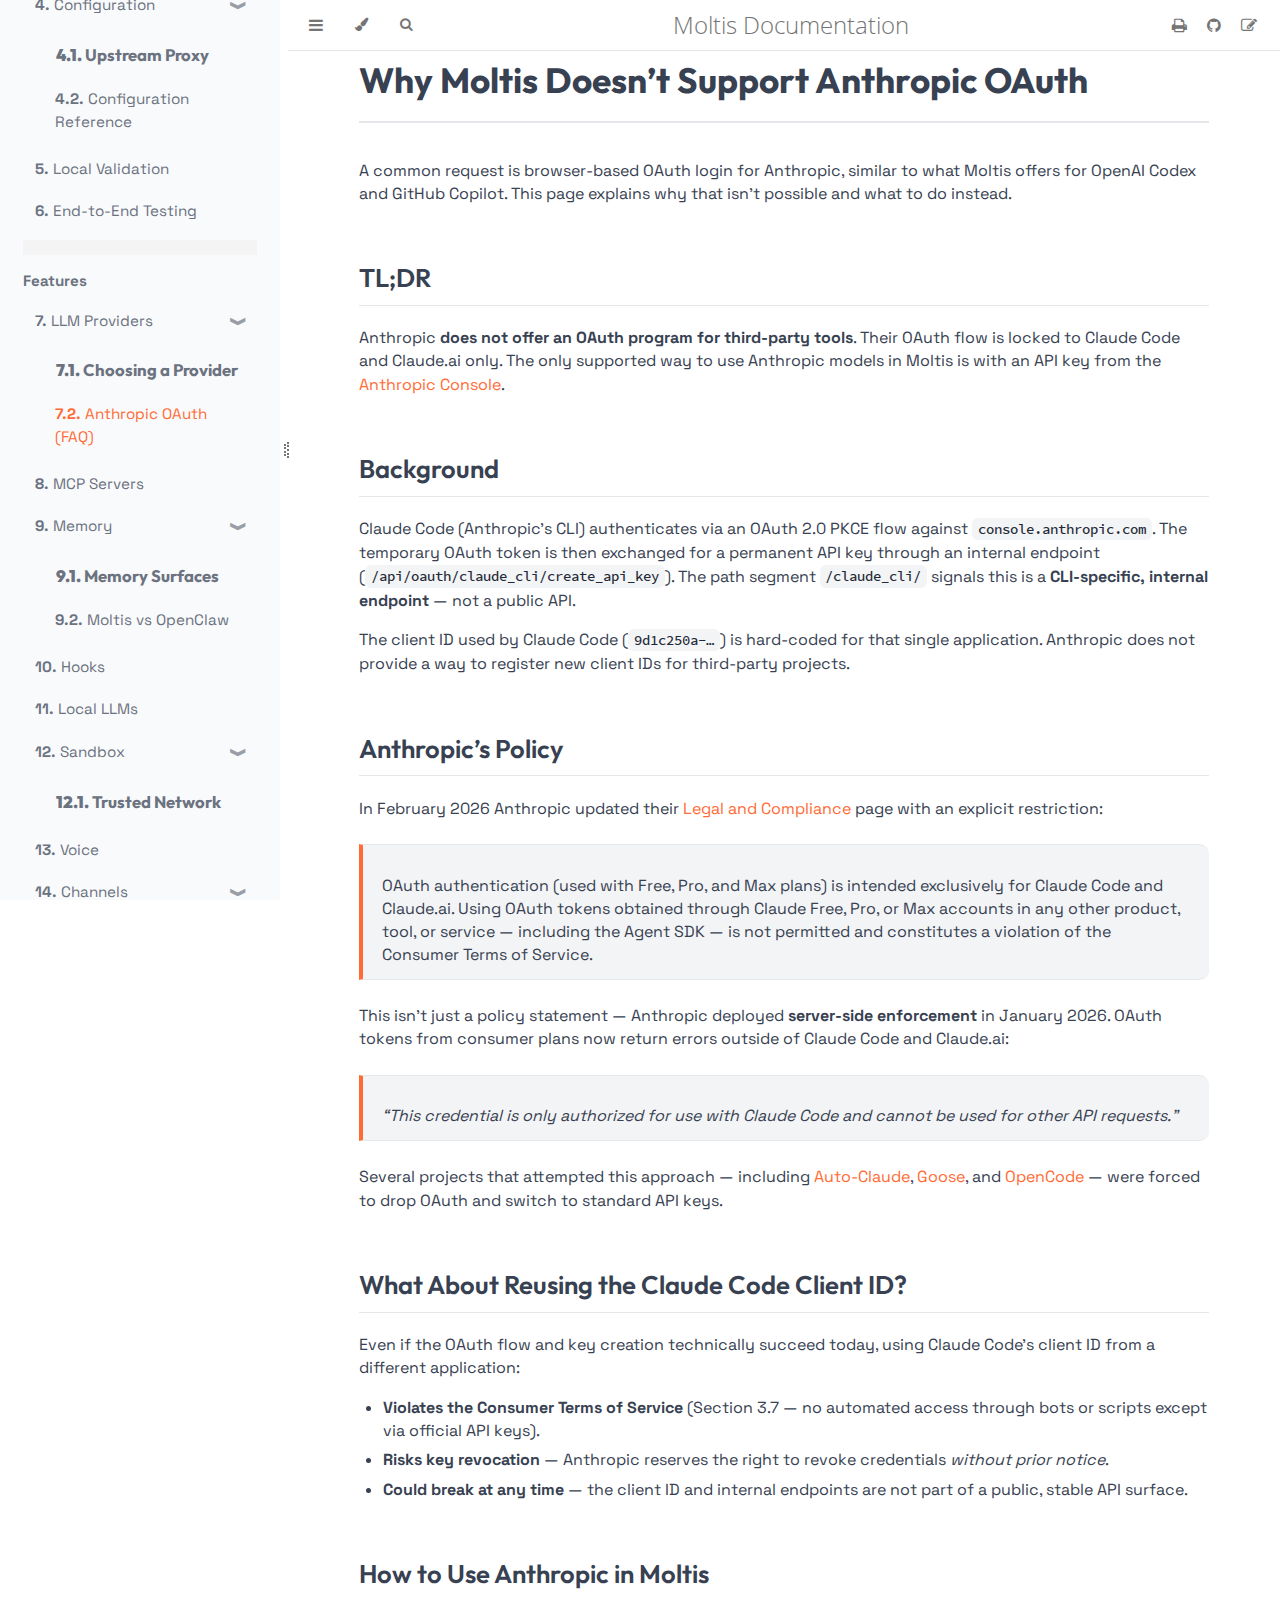
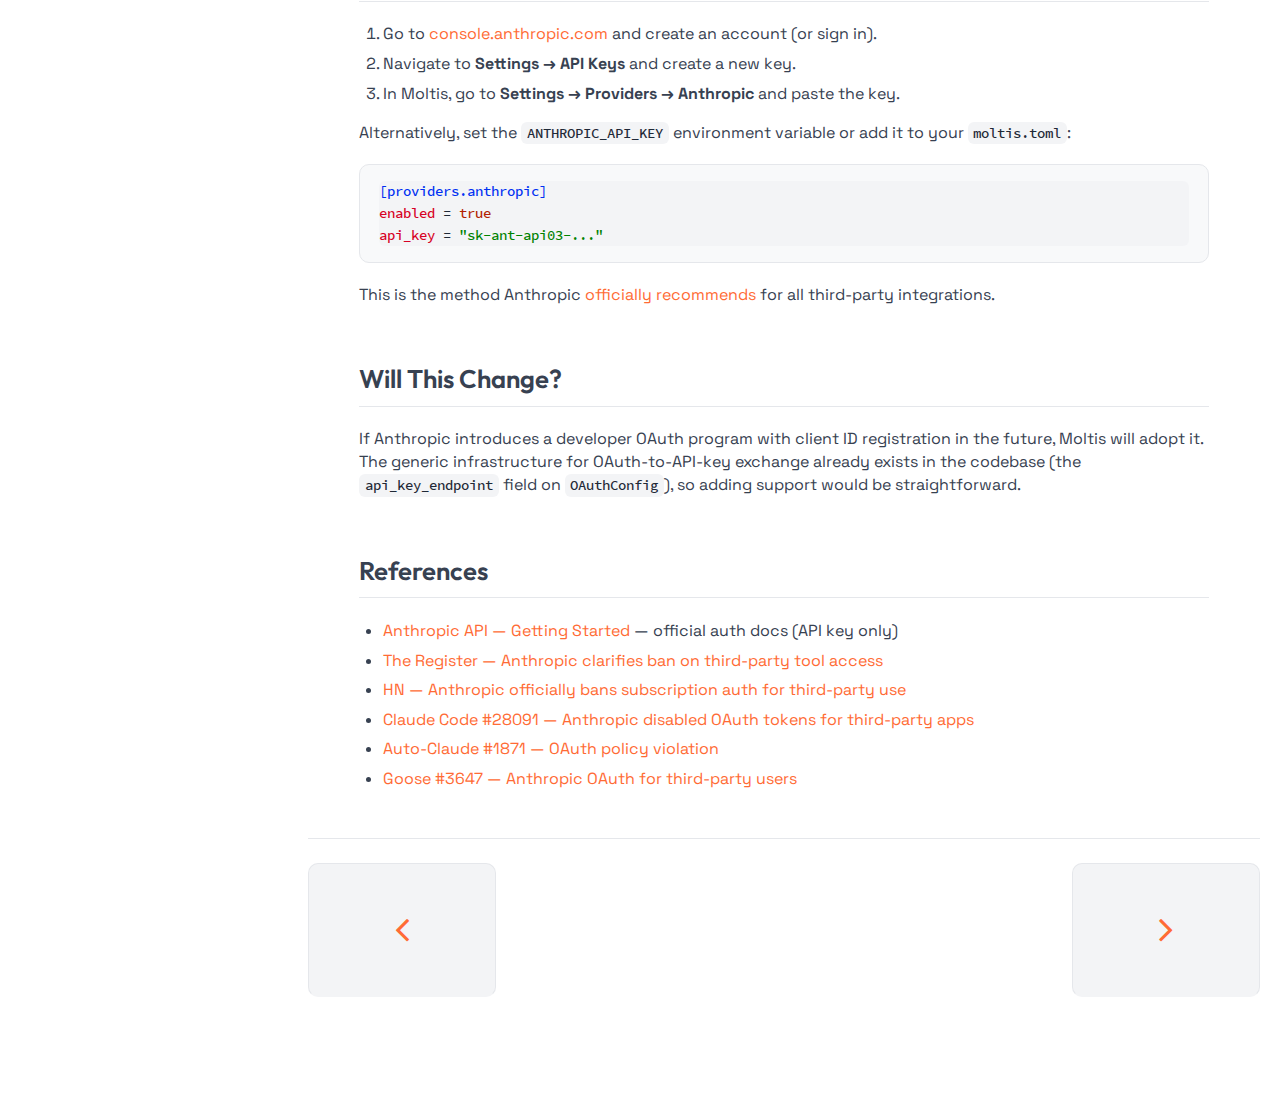
<file: anthropic-oauth.html>
<!DOCTYPE HTML>
<html lang="en" class="light sidebar-visible" dir="ltr">
    <head>
        <!-- Book generated using mdBook -->
        <meta charset="UTF-8">
        <title>Anthropic OAuth (FAQ) - Moltis Documentation</title>


        <!-- Custom HTML head -->

        <meta name="description" content="Documentation for Moltis - Your AI coding assistant">
        <meta name="viewport" content="width=device-width, initial-scale=1">
        <meta name="theme-color" content="#ffffff">

        <link rel="icon" href="favicon.svg">
        <link rel="shortcut icon" href="favicon.png">
        <link rel="stylesheet" href="css/variables.css">
        <link rel="stylesheet" href="css/general.css">
        <link rel="stylesheet" href="css/chrome.css">
        <link rel="stylesheet" href="css/print.css" media="print">

        <!-- Fonts -->
        <link rel="stylesheet" href="FontAwesome/css/font-awesome.css">
        <link rel="stylesheet" href="fonts/fonts.css">

        <!-- Highlight.js Stylesheets -->
        <link rel="stylesheet" id="highlight-css" href="highlight.css">
        <link rel="stylesheet" id="tomorrow-night-css" href="tomorrow-night.css">
        <link rel="stylesheet" id="ayu-highlight-css" href="ayu-highlight.css">

        <!-- Custom theme stylesheets -->
        <link rel="stylesheet" href="theme/admonish.css">
        <link rel="stylesheet" href="theme/custom.css">


        <!-- Provide site root and default themes to javascript -->
        <script>
            const path_to_root = "";
            const default_light_theme = "light";
            const default_dark_theme = "navy";
            window.path_to_searchindex_js = "searchindex.js";
        </script>
        <!-- Start loading toc.js asap -->
        <script src="toc.js"></script>
    </head>
    <body>
    <div id="mdbook-help-container">
        <div id="mdbook-help-popup">
            <h2 class="mdbook-help-title">Keyboard shortcuts</h2>
            <div>
                <p>Press <kbd>←</kbd> or <kbd>→</kbd> to navigate between chapters</p>
                <p>Press <kbd>S</kbd> or <kbd>/</kbd> to search in the book</p>
                <p>Press <kbd>?</kbd> to show this help</p>
                <p>Press <kbd>Esc</kbd> to hide this help</p>
            </div>
        </div>
    </div>
    <div id="body-container">
        <!-- Work around some values being stored in localStorage wrapped in quotes -->
        <script>
            try {
                let theme = localStorage.getItem('mdbook-theme');
                let sidebar = localStorage.getItem('mdbook-sidebar');

                if (theme.startsWith('"') && theme.endsWith('"')) {
                    localStorage.setItem('mdbook-theme', theme.slice(1, theme.length - 1));
                }

                if (sidebar.startsWith('"') && sidebar.endsWith('"')) {
                    localStorage.setItem('mdbook-sidebar', sidebar.slice(1, sidebar.length - 1));
                }
            } catch (e) { }
        </script>

        <!-- Set the theme before any content is loaded, prevents flash -->
        <script>
            const default_theme = window.matchMedia("(prefers-color-scheme: dark)").matches ? default_dark_theme : default_light_theme;
            let theme;
            try { theme = localStorage.getItem('mdbook-theme'); } catch(e) { }
            if (theme === null || theme === undefined) { theme = default_theme; }
            const html = document.documentElement;
            html.classList.remove('light')
            html.classList.add(theme);
            html.classList.add("js");
        </script>

        <input type="checkbox" id="sidebar-toggle-anchor" class="hidden">

        <!-- Hide / unhide sidebar before it is displayed -->
        <script>
            let sidebar = null;
            const sidebar_toggle = document.getElementById("sidebar-toggle-anchor");
            if (document.body.clientWidth >= 1080) {
                try { sidebar = localStorage.getItem('mdbook-sidebar'); } catch(e) { }
                sidebar = sidebar || 'visible';
            } else {
                sidebar = 'hidden';
                sidebar_toggle.checked = false;
            }
            if (sidebar === 'visible') {
                sidebar_toggle.checked = true;
            } else {
                html.classList.remove('sidebar-visible');
            }
        </script>

        <nav id="sidebar" class="sidebar" aria-label="Table of contents">
            <!-- populated by js -->
            <mdbook-sidebar-scrollbox class="sidebar-scrollbox"></mdbook-sidebar-scrollbox>
            <noscript>
                <iframe class="sidebar-iframe-outer" src="toc.html"></iframe>
            </noscript>
            <div id="sidebar-resize-handle" class="sidebar-resize-handle">
                <div class="sidebar-resize-indicator"></div>
            </div>
        </nav>

        <div id="page-wrapper" class="page-wrapper">

            <div class="page">
                <div id="menu-bar-hover-placeholder"></div>
                <div id="menu-bar" class="menu-bar sticky">
                    <div class="left-buttons">
                        <label id="sidebar-toggle" class="icon-button" for="sidebar-toggle-anchor" title="Toggle Table of Contents" aria-label="Toggle Table of Contents" aria-controls="sidebar">
                            <i class="fa fa-bars"></i>
                        </label>
                        <button id="theme-toggle" class="icon-button" type="button" title="Change theme" aria-label="Change theme" aria-haspopup="true" aria-expanded="false" aria-controls="theme-list">
                            <i class="fa fa-paint-brush"></i>
                        </button>
                        <ul id="theme-list" class="theme-popup" aria-label="Themes" role="menu">
                            <li role="none"><button role="menuitem" class="theme" id="default_theme">Auto</button></li>
                            <li role="none"><button role="menuitem" class="theme" id="light">Light</button></li>
                            <li role="none"><button role="menuitem" class="theme" id="rust">Rust</button></li>
                            <li role="none"><button role="menuitem" class="theme" id="coal">Coal</button></li>
                            <li role="none"><button role="menuitem" class="theme" id="navy">Navy</button></li>
                            <li role="none"><button role="menuitem" class="theme" id="ayu">Ayu</button></li>
                        </ul>
                        <button id="search-toggle" class="icon-button" type="button" title="Search (`/`)" aria-label="Toggle Searchbar" aria-expanded="false" aria-keyshortcuts="/ s" aria-controls="searchbar">
                            <i class="fa fa-search"></i>
                        </button>
                    </div>

                    <h1 class="menu-title">Moltis Documentation</h1>

                    <div class="right-buttons">
                        <a href="print.html" title="Print this book" aria-label="Print this book">
                            <i id="print-button" class="fa fa-print"></i>
                        </a>
                        <a href="https://github.com/moltis-org/moltis" title="Git repository" aria-label="Git repository">
                            <i id="git-repository-button" class="fa fa-github"></i>
                        </a>
                        <a href="https://github.com/moltis-org/moltis/edit/main/docs/src/src/anthropic-oauth.md" title="Suggest an edit" aria-label="Suggest an edit" rel="edit">
                            <i id="git-edit-button" class="fa fa-edit"></i>
                        </a>

                    </div>
                </div>

                <div id="search-wrapper" class="hidden">
                    <form id="searchbar-outer" class="searchbar-outer">
                        <div class="search-wrapper">
                            <input type="search" id="searchbar" name="searchbar" placeholder="Search this book ..." aria-controls="searchresults-outer" aria-describedby="searchresults-header">
                            <div class="spinner-wrapper">
                                <i class="fa fa-spinner fa-spin"></i>
                            </div>
                        </div>
                    </form>
                    <div id="searchresults-outer" class="searchresults-outer hidden">
                        <div id="searchresults-header" class="searchresults-header"></div>
                        <ul id="searchresults">
                        </ul>
                    </div>
                </div>

                <!-- Apply ARIA attributes after the sidebar and the sidebar toggle button are added to the DOM -->
                <script>
                    document.getElementById('sidebar-toggle').setAttribute('aria-expanded', sidebar === 'visible');
                    document.getElementById('sidebar').setAttribute('aria-hidden', sidebar !== 'visible');
                    Array.from(document.querySelectorAll('#sidebar a')).forEach(function(link) {
                        link.setAttribute('tabIndex', sidebar === 'visible' ? 0 : -1);
                    });
                </script>

                <div id="content" class="content">
                    <main>
                        <h1 id="why-moltis-doesnt-support-anthropic-oauth"><a class="header" href="#why-moltis-doesnt-support-anthropic-oauth">Why Moltis Doesn’t Support Anthropic OAuth</a></h1>
<p>A common request is browser-based OAuth login for Anthropic, similar to what
Moltis offers for OpenAI Codex and GitHub Copilot.  This page explains why that
isn’t possible and what to do instead.</p>
<h2 id="tldr"><a class="header" href="#tldr">TL;DR</a></h2>
<p>Anthropic <strong>does not offer an OAuth program for third-party tools</strong>.  Their
OAuth flow is locked to Claude Code and Claude.ai only.  The only supported way
to use Anthropic models in Moltis is with an API key from the
<a href="https://console.anthropic.com">Anthropic Console</a>.</p>
<h2 id="background"><a class="header" href="#background">Background</a></h2>
<p>Claude Code (Anthropic’s CLI) authenticates via an OAuth 2.0 PKCE flow against
<code>console.anthropic.com</code>.  The temporary OAuth token is then exchanged for a
permanent API key through an internal endpoint
(<code>/api/oauth/claude_cli/create_api_key</code>).  The path segment <code>/claude_cli/</code>
signals this is a <strong>CLI-specific, internal endpoint</strong> — not a public API.</p>
<p>The client ID used by Claude Code (<code>9d1c250a-…</code>) is hard-coded for that single
application.  Anthropic does not provide a way to register new client IDs for
third-party projects.</p>
<h2 id="anthropics-policy"><a class="header" href="#anthropics-policy">Anthropic’s Policy</a></h2>
<p>In February 2026 Anthropic updated their
<a href="https://www.anthropic.com/legal">Legal and Compliance</a> page with an explicit
restriction:</p>
<blockquote>
<p>OAuth authentication (used with Free, Pro, and Max plans) is intended
exclusively for Claude Code and Claude.ai.  Using OAuth tokens obtained
through Claude Free, Pro, or Max accounts in any other product, tool, or
service — including the Agent SDK — is not permitted and constitutes a
violation of the Consumer Terms of Service.</p>
</blockquote>
<p>This isn’t just a policy statement — Anthropic deployed <strong>server-side
enforcement</strong> in January 2026.  OAuth tokens from consumer plans now return
errors outside of Claude Code and Claude.ai:</p>
<blockquote>
<p><em>“This credential is only authorized for use with Claude Code and cannot be
used for other API requests.”</em></p>
</blockquote>
<p>Several projects that attempted this approach — including
<a href="https://github.com/AndyMik90/Auto-Claude/issues/1871">Auto-Claude</a>,
<a href="https://github.com/block/goose/issues/3647">Goose</a>, and
<a href="https://github.com/anthropics/claude-code/issues/28091">OpenCode</a> — were
forced to drop OAuth and switch to standard API keys.</p>
<h2 id="what-about-reusing-the-claude-code-client-id"><a class="header" href="#what-about-reusing-the-claude-code-client-id">What About Reusing the Claude Code Client ID?</a></h2>
<p>Even if the OAuth flow and key creation technically succeed today, using Claude
Code’s client ID from a different application:</p>
<ul>
<li><strong>Violates the Consumer Terms of Service</strong> (Section 3.7 — no automated
access through bots or scripts except via official API keys).</li>
<li><strong>Risks key revocation</strong> — Anthropic reserves the right to revoke credentials
<em>without prior notice</em>.</li>
<li><strong>Could break at any time</strong> — the client ID and internal endpoints are not
part of a public, stable API surface.</li>
</ul>
<h2 id="how-to-use-anthropic-in-moltis"><a class="header" href="#how-to-use-anthropic-in-moltis">How to Use Anthropic in Moltis</a></h2>
<ol>
<li>Go to <a href="https://console.anthropic.com">console.anthropic.com</a> and create an
account (or sign in).</li>
<li>Navigate to <strong>Settings → API Keys</strong> and create a new key.</li>
<li>In Moltis, go to <strong>Settings → Providers → Anthropic</strong> and paste the key.</li>
</ol>
<p>Alternatively, set the <code>ANTHROPIC_API_KEY</code> environment variable or add it to
your <code>moltis.toml</code>:</p>
<pre><code class="language-toml">[providers.anthropic]
enabled = true
api_key = "sk-ant-api03-..."
</code></pre>
<p>This is the method Anthropic
<a href="https://docs.anthropic.com/en/api/getting-started">officially recommends</a> for
all third-party integrations.</p>
<h2 id="will-this-change"><a class="header" href="#will-this-change">Will This Change?</a></h2>
<p>If Anthropic introduces a developer OAuth program with client ID registration
in the future, Moltis will adopt it.  The generic infrastructure for
OAuth-to-API-key exchange already exists in the codebase (the <code>api_key_endpoint</code>
field on <code>OAuthConfig</code>), so adding support would be straightforward.</p>
<h2 id="references"><a class="header" href="#references">References</a></h2>
<ul>
<li><a href="https://docs.anthropic.com/en/api/getting-started">Anthropic API — Getting Started</a> — official auth docs (API key only)</li>
<li><a href="https://www.theregister.com/2026/02/20/anthropic_clarifies_ban_third_party_claude_access/">The Register — Anthropic clarifies ban on third-party tool access</a></li>
<li><a href="https://news.ycombinator.com/item?id=47069299">HN — Anthropic officially bans subscription auth for third-party use</a></li>
<li><a href="https://github.com/anthropics/claude-code/issues/28091">Claude Code #28091 — Anthropic disabled OAuth tokens for third-party apps</a></li>
<li><a href="https://github.com/AndyMik90/Auto-Claude/issues/1871">Auto-Claude #1871 — OAuth policy violation</a></li>
<li><a href="https://github.com/block/goose/issues/3647">Goose #3647 — Anthropic OAuth for third-party users</a></li>
</ul>

                    </main>

                    <nav class="nav-wrapper" aria-label="Page navigation">
                        <!-- Mobile navigation buttons -->
                            <a rel="prev" href="choosing-a-provider.html" class="mobile-nav-chapters previous" title="Previous chapter" aria-label="Previous chapter" aria-keyshortcuts="Left">
                                <i class="fa fa-angle-left"></i>
                            </a>

                            <a rel="next prefetch" href="mcp.html" class="mobile-nav-chapters next" title="Next chapter" aria-label="Next chapter" aria-keyshortcuts="Right">
                                <i class="fa fa-angle-right"></i>
                            </a>

                        <div style="clear: both"></div>
                    </nav>
                </div>
            </div>

            <nav class="nav-wide-wrapper" aria-label="Page navigation">
                    <a rel="prev" href="choosing-a-provider.html" class="nav-chapters previous" title="Previous chapter" aria-label="Previous chapter" aria-keyshortcuts="Left">
                        <i class="fa fa-angle-left"></i>
                    </a>

                    <a rel="next prefetch" href="mcp.html" class="nav-chapters next" title="Next chapter" aria-label="Next chapter" aria-keyshortcuts="Right">
                        <i class="fa fa-angle-right"></i>
                    </a>
            </nav>

        </div>




        <script>
            window.playground_copyable = true;
        </script>


        <script src="elasticlunr.min.js"></script>
        <script src="mark.min.js"></script>
        <script src="searcher.js"></script>

        <script src="clipboard.min.js"></script>
        <script src="highlight.js"></script>
        <script src="book.js"></script>

        <!-- Custom JS scripts -->



    </div>
    </body>
</html>
</file>
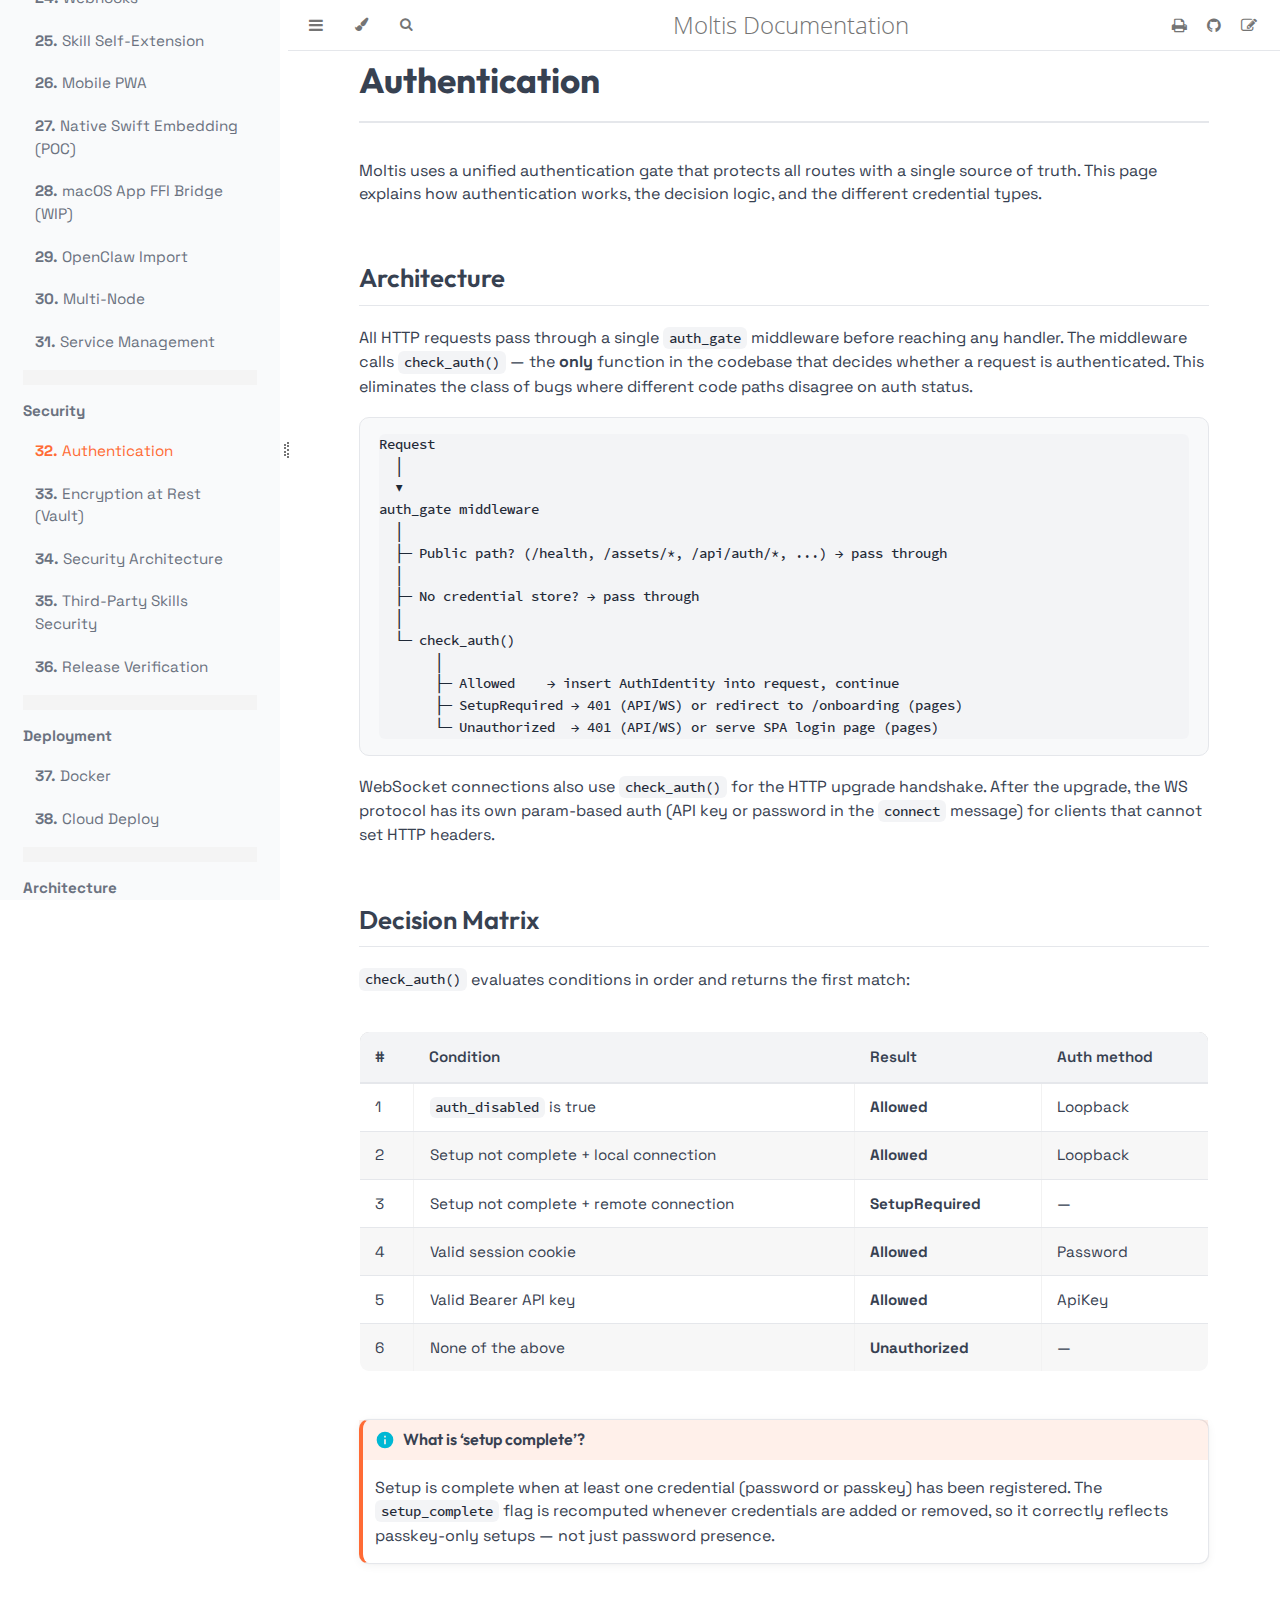
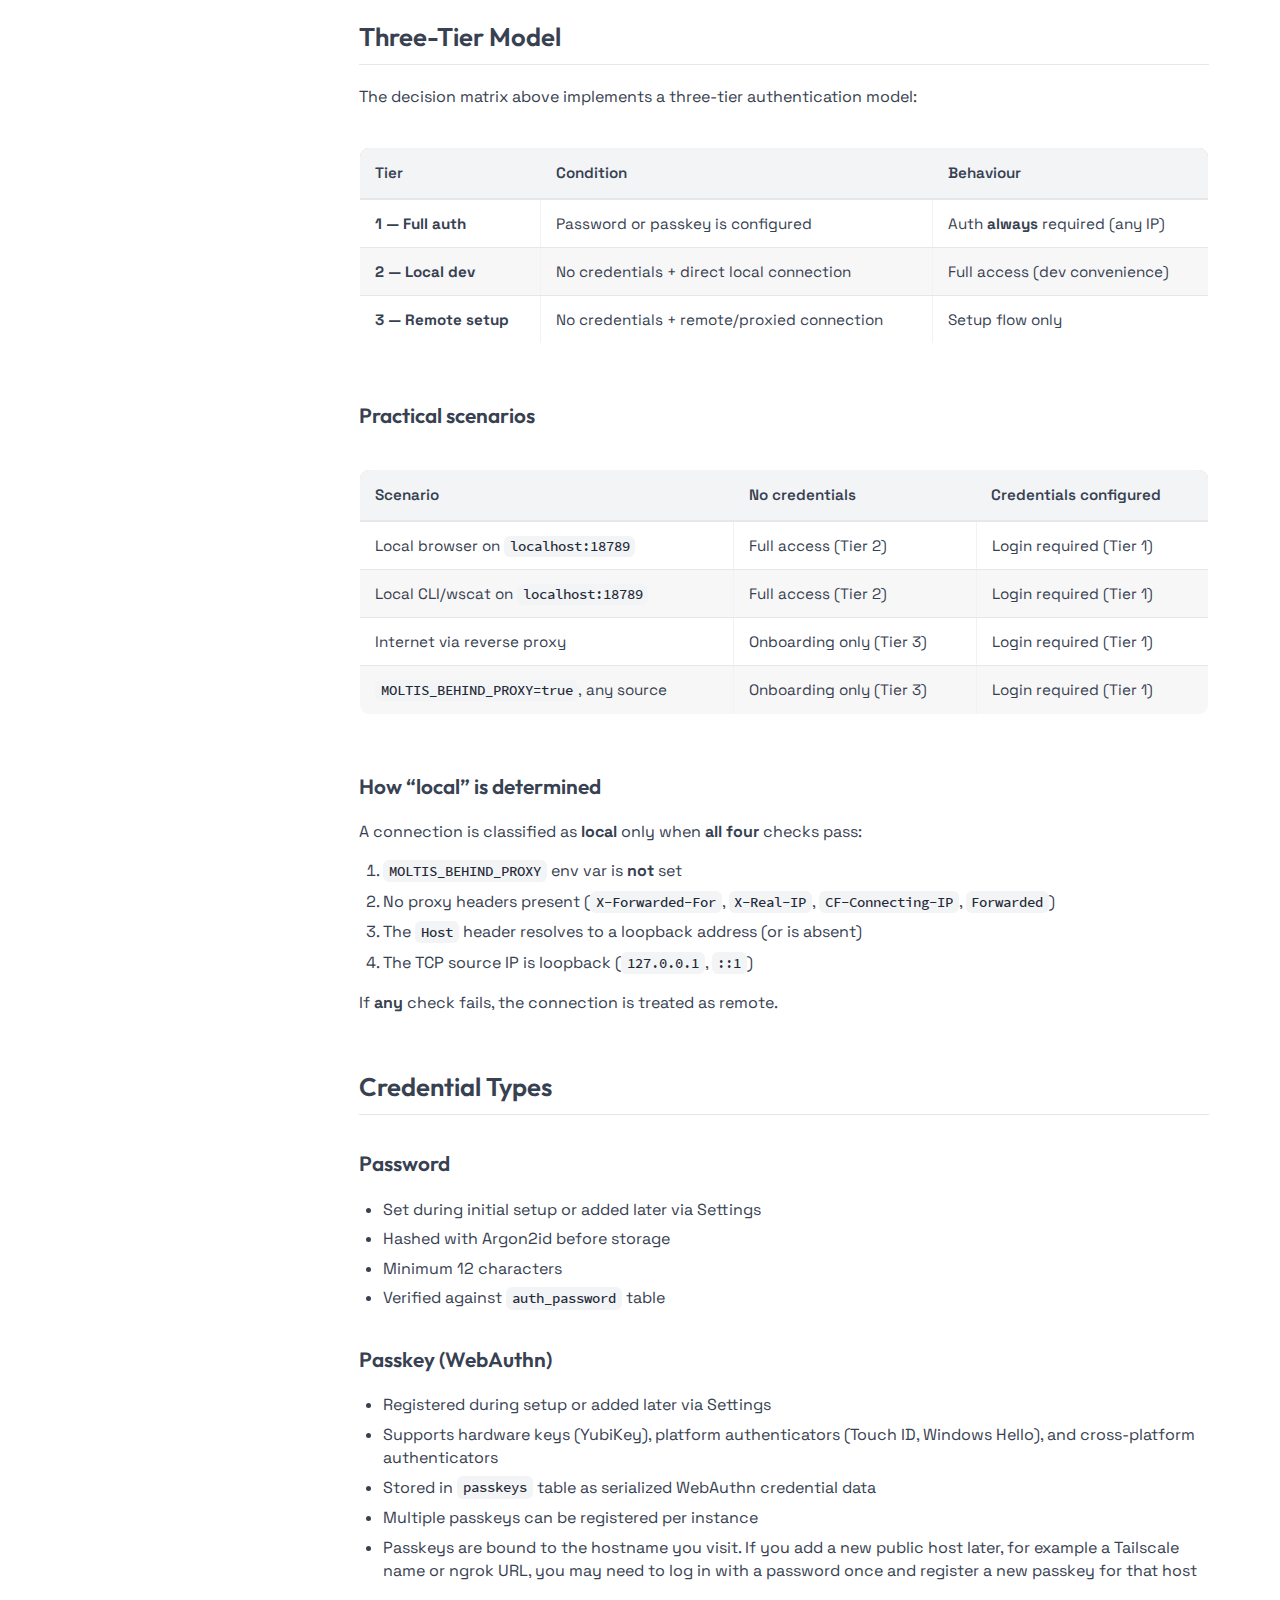
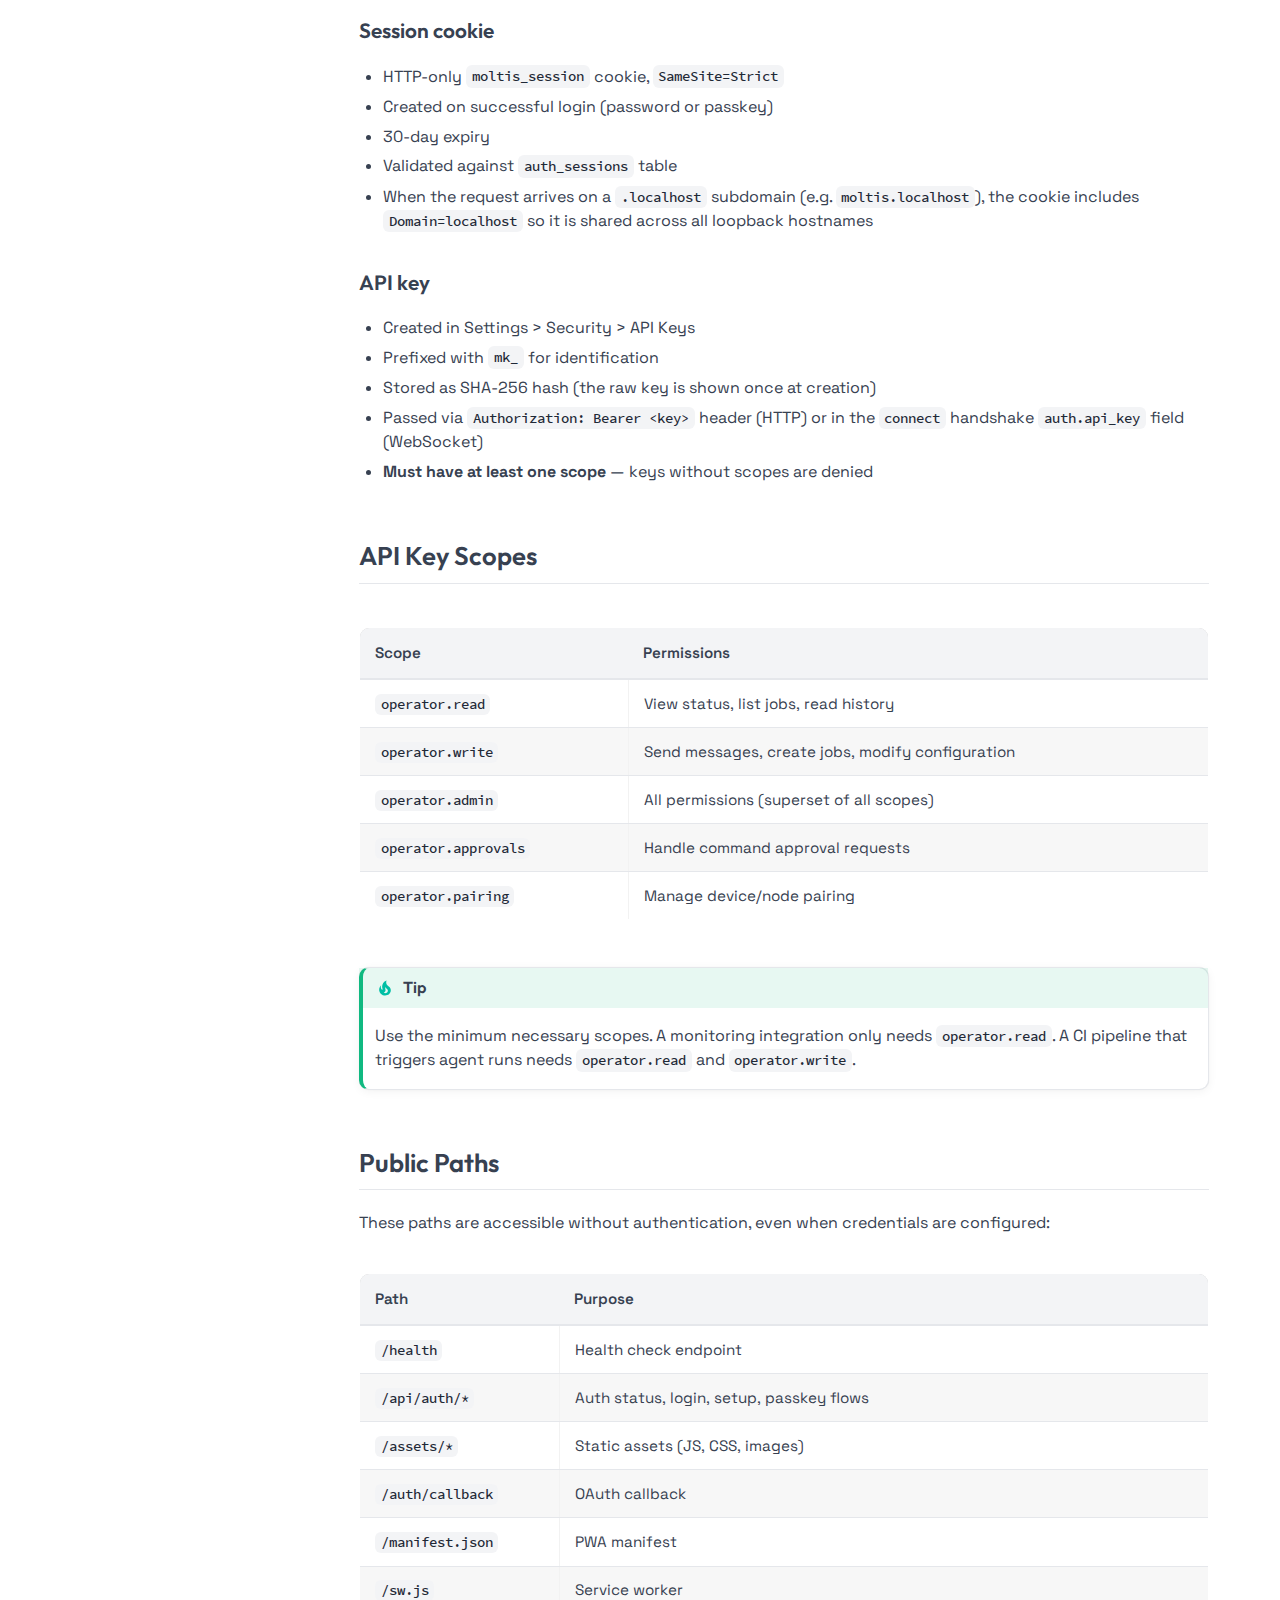
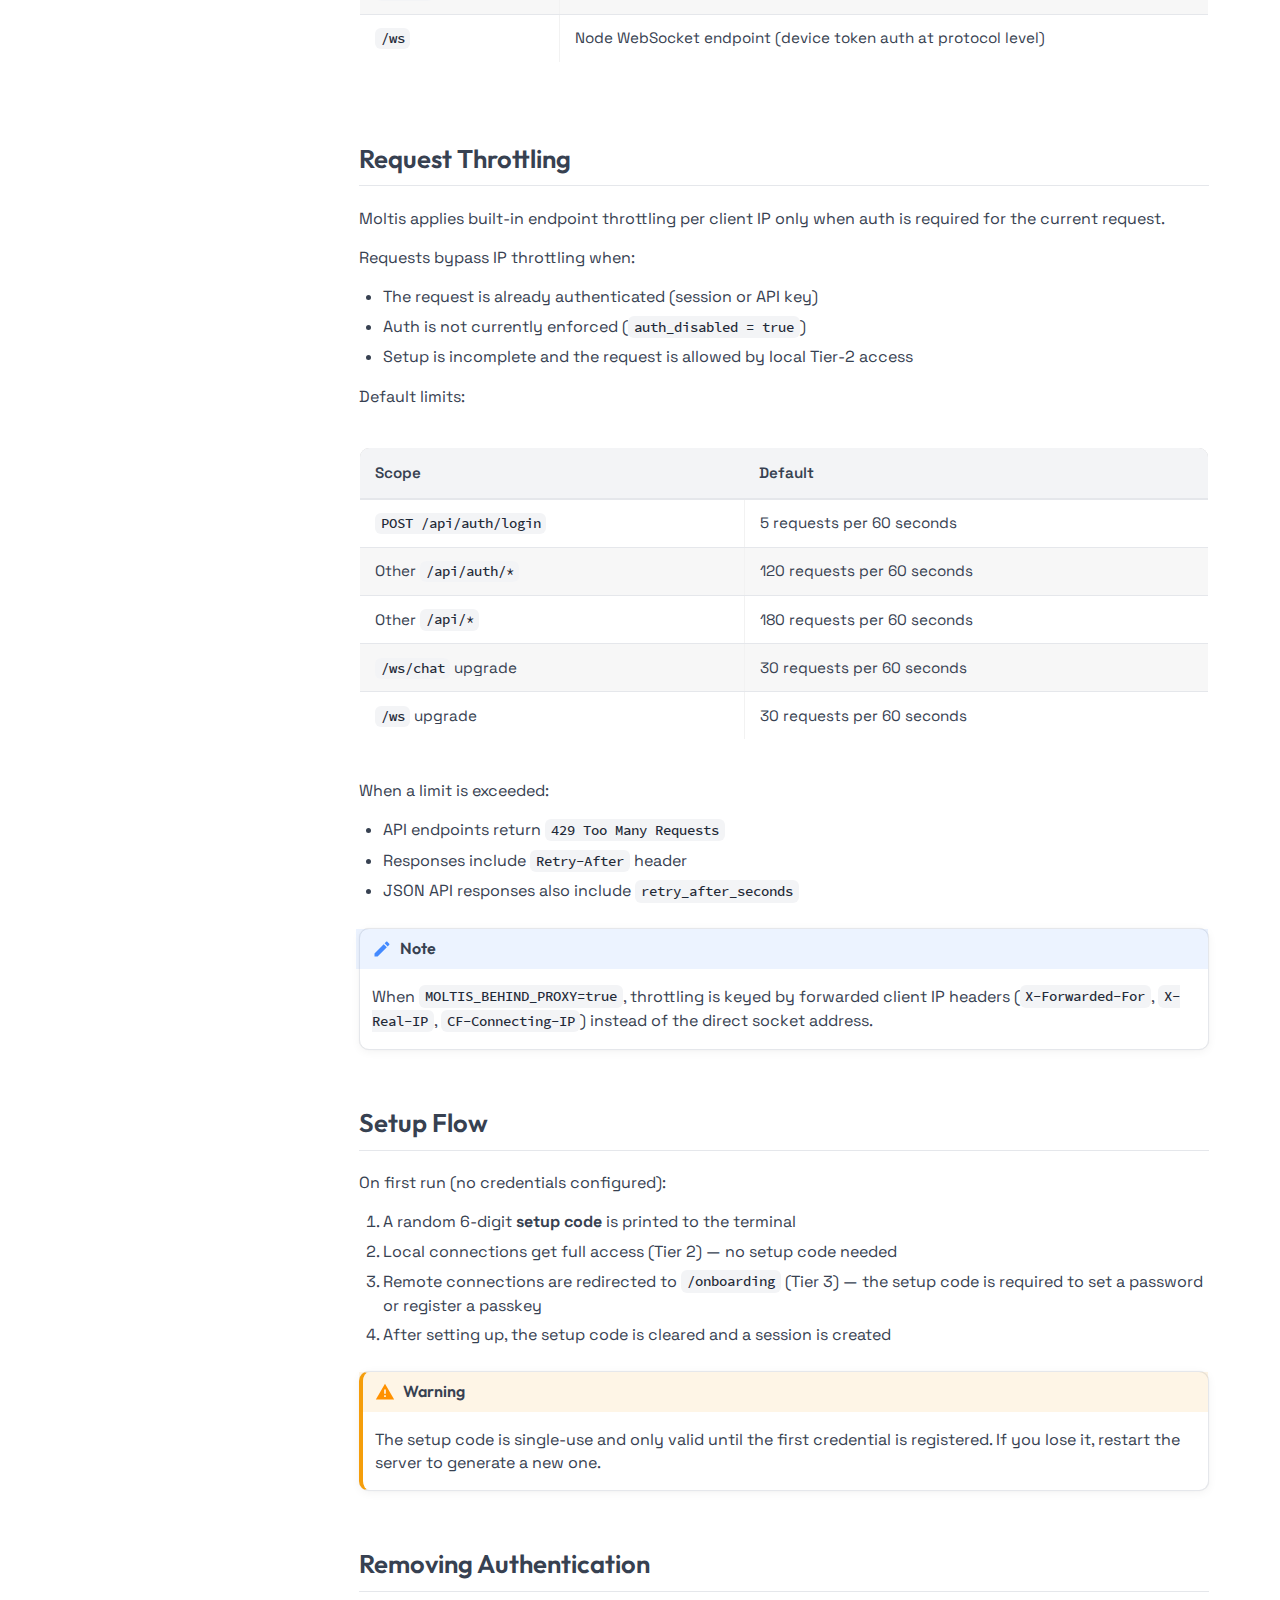
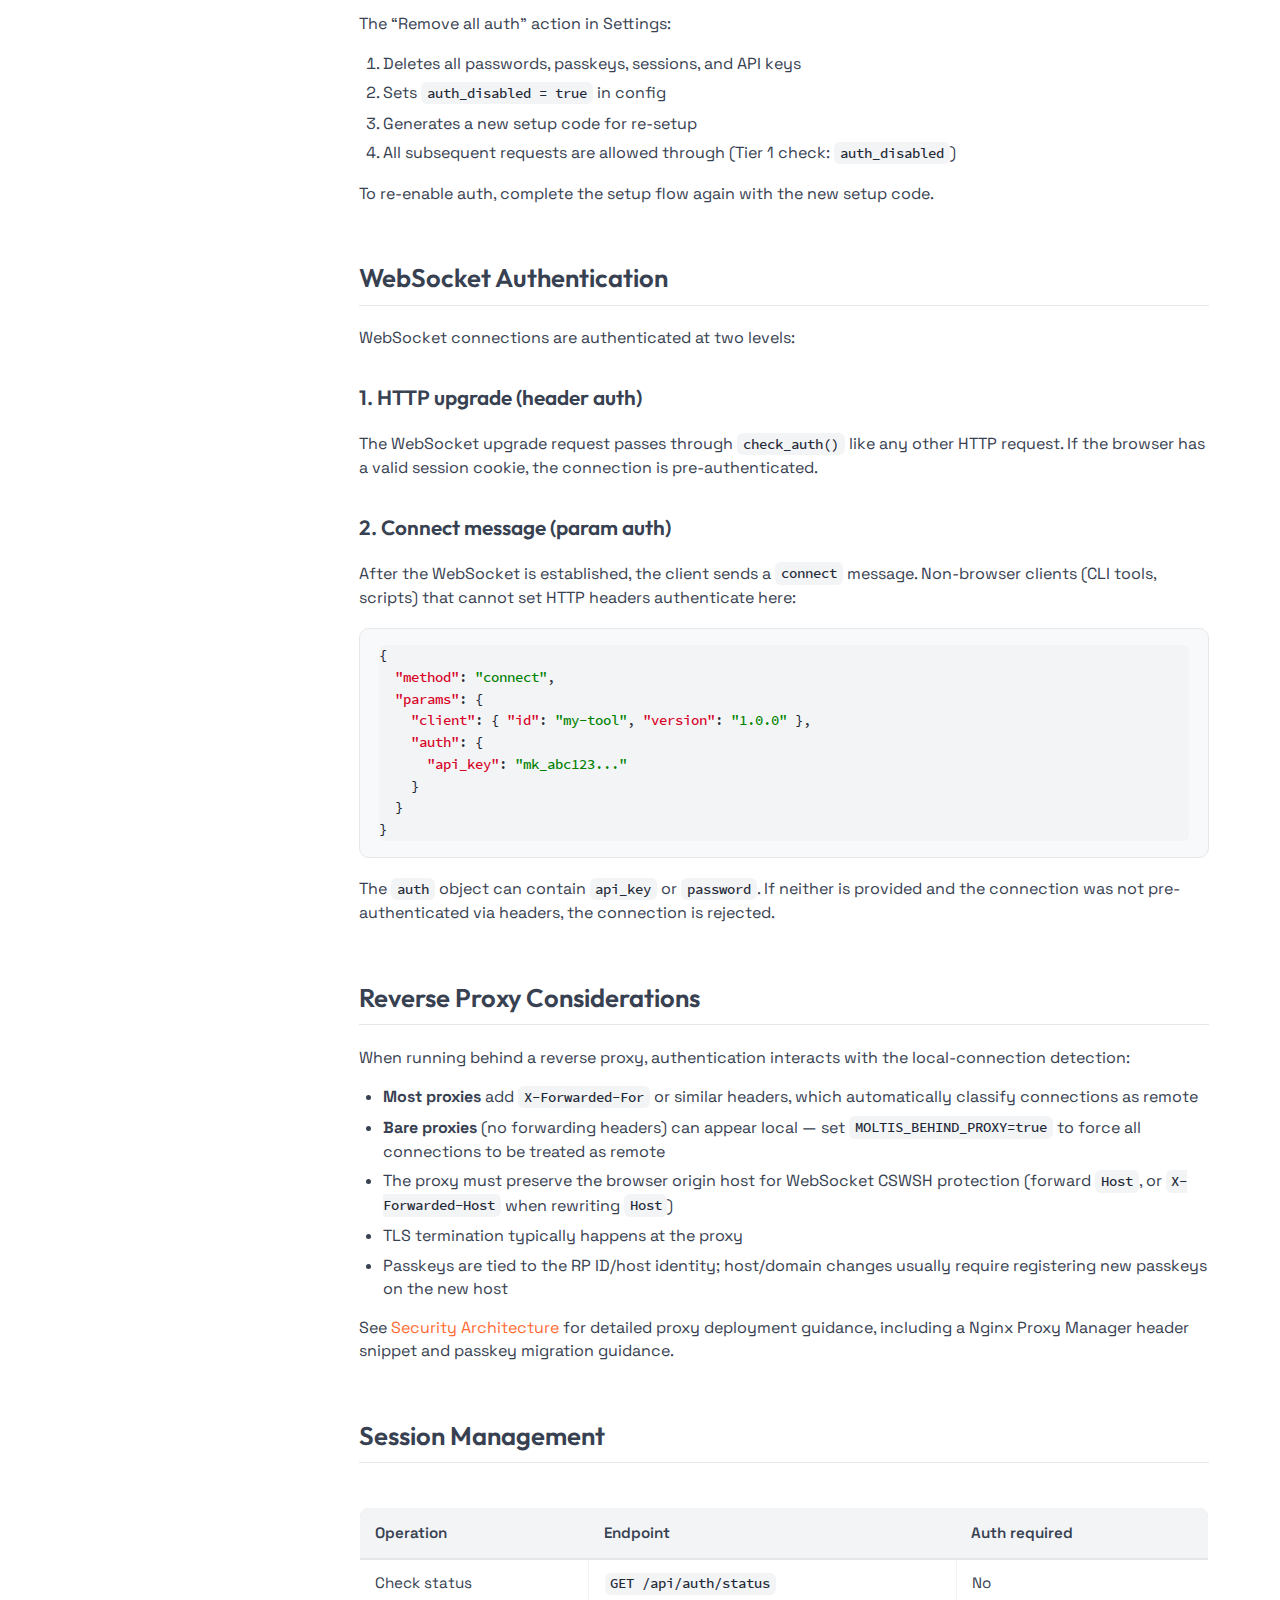
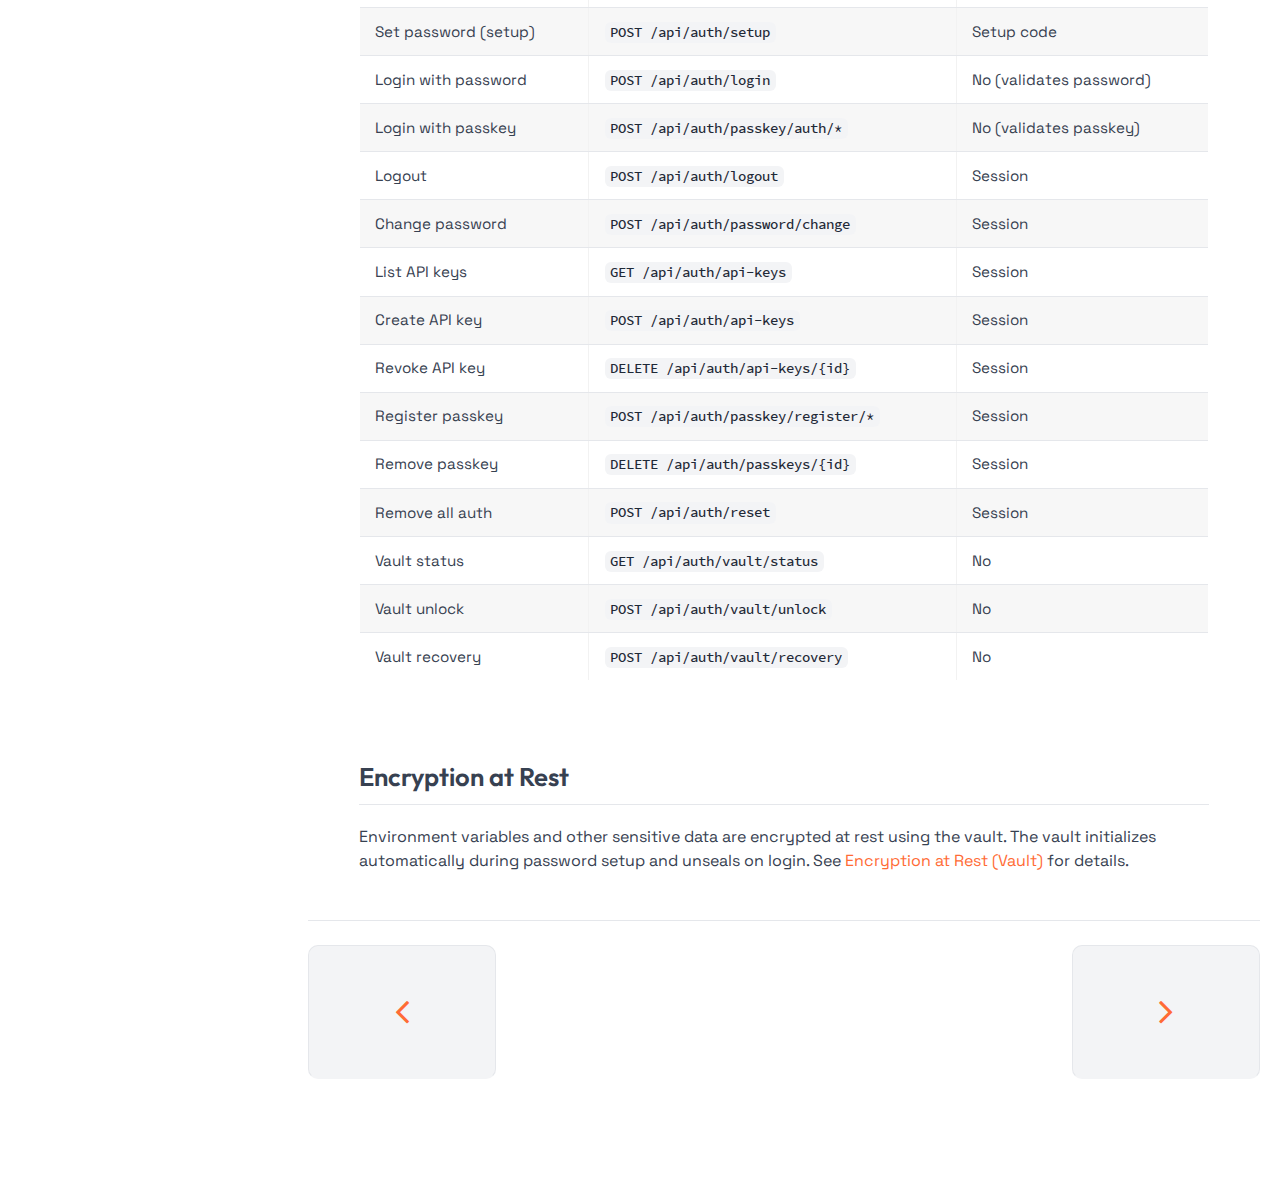
<file: authentication.html>
<!DOCTYPE HTML>
<html lang="en" class="light sidebar-visible" dir="ltr">
    <head>
        <!-- Book generated using mdBook -->
        <meta charset="UTF-8">
        <title>Authentication - Moltis Documentation</title>


        <!-- Custom HTML head -->

        <meta name="description" content="Documentation for Moltis - Your AI coding assistant">
        <meta name="viewport" content="width=device-width, initial-scale=1">
        <meta name="theme-color" content="#ffffff">

        <link rel="icon" href="favicon.svg">
        <link rel="shortcut icon" href="favicon.png">
        <link rel="stylesheet" href="css/variables.css">
        <link rel="stylesheet" href="css/general.css">
        <link rel="stylesheet" href="css/chrome.css">
        <link rel="stylesheet" href="css/print.css" media="print">

        <!-- Fonts -->
        <link rel="stylesheet" href="FontAwesome/css/font-awesome.css">
        <link rel="stylesheet" href="fonts/fonts.css">

        <!-- Highlight.js Stylesheets -->
        <link rel="stylesheet" id="highlight-css" href="highlight.css">
        <link rel="stylesheet" id="tomorrow-night-css" href="tomorrow-night.css">
        <link rel="stylesheet" id="ayu-highlight-css" href="ayu-highlight.css">

        <!-- Custom theme stylesheets -->
        <link rel="stylesheet" href="theme/admonish.css">
        <link rel="stylesheet" href="theme/custom.css">


        <!-- Provide site root and default themes to javascript -->
        <script>
            const path_to_root = "";
            const default_light_theme = "light";
            const default_dark_theme = "navy";
            window.path_to_searchindex_js = "searchindex.js";
        </script>
        <!-- Start loading toc.js asap -->
        <script src="toc.js"></script>
    </head>
    <body>
    <div id="mdbook-help-container">
        <div id="mdbook-help-popup">
            <h2 class="mdbook-help-title">Keyboard shortcuts</h2>
            <div>
                <p>Press <kbd>←</kbd> or <kbd>→</kbd> to navigate between chapters</p>
                <p>Press <kbd>S</kbd> or <kbd>/</kbd> to search in the book</p>
                <p>Press <kbd>?</kbd> to show this help</p>
                <p>Press <kbd>Esc</kbd> to hide this help</p>
            </div>
        </div>
    </div>
    <div id="body-container">
        <!-- Work around some values being stored in localStorage wrapped in quotes -->
        <script>
            try {
                let theme = localStorage.getItem('mdbook-theme');
                let sidebar = localStorage.getItem('mdbook-sidebar');

                if (theme.startsWith('"') && theme.endsWith('"')) {
                    localStorage.setItem('mdbook-theme', theme.slice(1, theme.length - 1));
                }

                if (sidebar.startsWith('"') && sidebar.endsWith('"')) {
                    localStorage.setItem('mdbook-sidebar', sidebar.slice(1, sidebar.length - 1));
                }
            } catch (e) { }
        </script>

        <!-- Set the theme before any content is loaded, prevents flash -->
        <script>
            const default_theme = window.matchMedia("(prefers-color-scheme: dark)").matches ? default_dark_theme : default_light_theme;
            let theme;
            try { theme = localStorage.getItem('mdbook-theme'); } catch(e) { }
            if (theme === null || theme === undefined) { theme = default_theme; }
            const html = document.documentElement;
            html.classList.remove('light')
            html.classList.add(theme);
            html.classList.add("js");
        </script>

        <input type="checkbox" id="sidebar-toggle-anchor" class="hidden">

        <!-- Hide / unhide sidebar before it is displayed -->
        <script>
            let sidebar = null;
            const sidebar_toggle = document.getElementById("sidebar-toggle-anchor");
            if (document.body.clientWidth >= 1080) {
                try { sidebar = localStorage.getItem('mdbook-sidebar'); } catch(e) { }
                sidebar = sidebar || 'visible';
            } else {
                sidebar = 'hidden';
                sidebar_toggle.checked = false;
            }
            if (sidebar === 'visible') {
                sidebar_toggle.checked = true;
            } else {
                html.classList.remove('sidebar-visible');
            }
        </script>

        <nav id="sidebar" class="sidebar" aria-label="Table of contents">
            <!-- populated by js -->
            <mdbook-sidebar-scrollbox class="sidebar-scrollbox"></mdbook-sidebar-scrollbox>
            <noscript>
                <iframe class="sidebar-iframe-outer" src="toc.html"></iframe>
            </noscript>
            <div id="sidebar-resize-handle" class="sidebar-resize-handle">
                <div class="sidebar-resize-indicator"></div>
            </div>
        </nav>

        <div id="page-wrapper" class="page-wrapper">

            <div class="page">
                <div id="menu-bar-hover-placeholder"></div>
                <div id="menu-bar" class="menu-bar sticky">
                    <div class="left-buttons">
                        <label id="sidebar-toggle" class="icon-button" for="sidebar-toggle-anchor" title="Toggle Table of Contents" aria-label="Toggle Table of Contents" aria-controls="sidebar">
                            <i class="fa fa-bars"></i>
                        </label>
                        <button id="theme-toggle" class="icon-button" type="button" title="Change theme" aria-label="Change theme" aria-haspopup="true" aria-expanded="false" aria-controls="theme-list">
                            <i class="fa fa-paint-brush"></i>
                        </button>
                        <ul id="theme-list" class="theme-popup" aria-label="Themes" role="menu">
                            <li role="none"><button role="menuitem" class="theme" id="default_theme">Auto</button></li>
                            <li role="none"><button role="menuitem" class="theme" id="light">Light</button></li>
                            <li role="none"><button role="menuitem" class="theme" id="rust">Rust</button></li>
                            <li role="none"><button role="menuitem" class="theme" id="coal">Coal</button></li>
                            <li role="none"><button role="menuitem" class="theme" id="navy">Navy</button></li>
                            <li role="none"><button role="menuitem" class="theme" id="ayu">Ayu</button></li>
                        </ul>
                        <button id="search-toggle" class="icon-button" type="button" title="Search (`/`)" aria-label="Toggle Searchbar" aria-expanded="false" aria-keyshortcuts="/ s" aria-controls="searchbar">
                            <i class="fa fa-search"></i>
                        </button>
                    </div>

                    <h1 class="menu-title">Moltis Documentation</h1>

                    <div class="right-buttons">
                        <a href="print.html" title="Print this book" aria-label="Print this book">
                            <i id="print-button" class="fa fa-print"></i>
                        </a>
                        <a href="https://github.com/moltis-org/moltis" title="Git repository" aria-label="Git repository">
                            <i id="git-repository-button" class="fa fa-github"></i>
                        </a>
                        <a href="https://github.com/moltis-org/moltis/edit/main/docs/src/src/authentication.md" title="Suggest an edit" aria-label="Suggest an edit" rel="edit">
                            <i id="git-edit-button" class="fa fa-edit"></i>
                        </a>

                    </div>
                </div>

                <div id="search-wrapper" class="hidden">
                    <form id="searchbar-outer" class="searchbar-outer">
                        <div class="search-wrapper">
                            <input type="search" id="searchbar" name="searchbar" placeholder="Search this book ..." aria-controls="searchresults-outer" aria-describedby="searchresults-header">
                            <div class="spinner-wrapper">
                                <i class="fa fa-spinner fa-spin"></i>
                            </div>
                        </div>
                    </form>
                    <div id="searchresults-outer" class="searchresults-outer hidden">
                        <div id="searchresults-header" class="searchresults-header"></div>
                        <ul id="searchresults">
                        </ul>
                    </div>
                </div>

                <!-- Apply ARIA attributes after the sidebar and the sidebar toggle button are added to the DOM -->
                <script>
                    document.getElementById('sidebar-toggle').setAttribute('aria-expanded', sidebar === 'visible');
                    document.getElementById('sidebar').setAttribute('aria-hidden', sidebar !== 'visible');
                    Array.from(document.querySelectorAll('#sidebar a')).forEach(function(link) {
                        link.setAttribute('tabIndex', sidebar === 'visible' ? 0 : -1);
                    });
                </script>

                <div id="content" class="content">
                    <main>
                        <h1 id="authentication"><a class="header" href="#authentication">Authentication</a></h1>
<p>Moltis uses a unified authentication gate that protects all routes with a
single source of truth. This page explains how authentication works, the
decision logic, and the different credential types.</p>
<h2 id="architecture"><a class="header" href="#architecture">Architecture</a></h2>
<p>All HTTP requests pass through a single <code>auth_gate</code> middleware before
reaching any handler. The middleware calls <code>check_auth()</code> — the <strong>only</strong>
function in the codebase that decides whether a request is authenticated.
This eliminates the class of bugs where different code paths disagree on
auth status.</p>
<pre><code>Request
  │
  ▼
auth_gate middleware
  │
  ├─ Public path? (/health, /assets/*, /api/auth/*, ...) → pass through
  │
  ├─ No credential store? → pass through
  │
  └─ check_auth()
       │
       ├─ Allowed    → insert AuthIdentity into request, continue
       ├─ SetupRequired → 401 (API/WS) or redirect to /onboarding (pages)
       └─ Unauthorized  → 401 (API/WS) or serve SPA login page (pages)
</code></pre>
<p>WebSocket connections also use <code>check_auth()</code> for the HTTP upgrade
handshake. After the upgrade, the WS protocol has its own param-based auth
(API key or password in the <code>connect</code> message) for clients that cannot set
HTTP headers.</p>
<h2 id="decision-matrix"><a class="header" href="#decision-matrix">Decision Matrix</a></h2>
<p><code>check_auth()</code> evaluates conditions in order and returns the first match:</p>
<div class="table-wrapper"><table><thead><tr><th>#</th><th>Condition</th><th>Result</th><th>Auth method</th></tr></thead><tbody>
<tr><td>1</td><td><code>auth_disabled</code> is true</td><td><strong>Allowed</strong></td><td>Loopback</td></tr>
<tr><td>2</td><td>Setup not complete + local connection</td><td><strong>Allowed</strong></td><td>Loopback</td></tr>
<tr><td>3</td><td>Setup not complete + remote connection</td><td><strong>SetupRequired</strong></td><td>—</td></tr>
<tr><td>4</td><td>Valid session cookie</td><td><strong>Allowed</strong></td><td>Password</td></tr>
<tr><td>5</td><td>Valid Bearer API key</td><td><strong>Allowed</strong></td><td>ApiKey</td></tr>
<tr><td>6</td><td>None of the above</td><td><strong>Unauthorized</strong></td><td>—</td></tr>
</tbody></table>
</div><div id="admonition-what-is-setup-complete" class="admonition admonish-info" role="note" aria-labelledby="admonition-what-is-setup-complete-title">
<div class="admonition-title">
<div id="admonition-what-is-setup-complete-title">
<p>What is ‘setup complete’?</p>
</div>
<a class="admonition-anchor-link" href="#admonition-what-is-setup-complete"></a>
</div>
<div>
<p>Setup is complete when at least one credential (password or passkey) has
been registered. The <code>setup_complete</code> flag is recomputed whenever
credentials are added or removed, so it correctly reflects passkey-only
setups — not just password presence.</p>
</div>
</div>
<h2 id="three-tier-model"><a class="header" href="#three-tier-model">Three-Tier Model</a></h2>
<p>The decision matrix above implements a three-tier authentication model:</p>
<div class="table-wrapper"><table><thead><tr><th>Tier</th><th>Condition</th><th>Behaviour</th></tr></thead><tbody>
<tr><td><strong>1 — Full auth</strong></td><td>Password or passkey is configured</td><td>Auth <strong>always</strong> required (any IP)</td></tr>
<tr><td><strong>2 — Local dev</strong></td><td>No credentials + direct local connection</td><td>Full access (dev convenience)</td></tr>
<tr><td><strong>3 — Remote setup</strong></td><td>No credentials + remote/proxied connection</td><td>Setup flow only</td></tr>
</tbody></table>
</div>
<h3 id="practical-scenarios"><a class="header" href="#practical-scenarios">Practical scenarios</a></h3>
<div class="table-wrapper"><table><thead><tr><th>Scenario</th><th>No credentials</th><th>Credentials configured</th></tr></thead><tbody>
<tr><td>Local browser on <code>localhost:18789</code></td><td>Full access (Tier 2)</td><td>Login required (Tier 1)</td></tr>
<tr><td>Local CLI/wscat on <code>localhost:18789</code></td><td>Full access (Tier 2)</td><td>Login required (Tier 1)</td></tr>
<tr><td>Internet via reverse proxy</td><td>Onboarding only (Tier 3)</td><td>Login required (Tier 1)</td></tr>
<tr><td><code>MOLTIS_BEHIND_PROXY=true</code>, any source</td><td>Onboarding only (Tier 3)</td><td>Login required (Tier 1)</td></tr>
</tbody></table>
</div>
<h3 id="how-local-is-determined"><a class="header" href="#how-local-is-determined">How “local” is determined</a></h3>
<p>A connection is classified as <strong>local</strong> only when <strong>all four</strong> checks pass:</p>
<ol>
<li><code>MOLTIS_BEHIND_PROXY</code> env var is <strong>not</strong> set</li>
<li>No proxy headers present (<code>X-Forwarded-For</code>, <code>X-Real-IP</code>,
<code>CF-Connecting-IP</code>, <code>Forwarded</code>)</li>
<li>The <code>Host</code> header resolves to a loopback address (or is absent)</li>
<li>The TCP source IP is loopback (<code>127.0.0.1</code>, <code>::1</code>)</li>
</ol>
<p>If <strong>any</strong> check fails, the connection is treated as remote.</p>
<h2 id="credential-types"><a class="header" href="#credential-types">Credential Types</a></h2>
<h3 id="password"><a class="header" href="#password">Password</a></h3>
<ul>
<li>Set during initial setup or added later via Settings</li>
<li>Hashed with Argon2id before storage</li>
<li>Minimum 12 characters</li>
<li>Verified against <code>auth_password</code> table</li>
</ul>
<h3 id="passkey-webauthn"><a class="header" href="#passkey-webauthn">Passkey (WebAuthn)</a></h3>
<ul>
<li>Registered during setup or added later via Settings</li>
<li>Supports hardware keys (YubiKey), platform authenticators (Touch ID,
Windows Hello), and cross-platform authenticators</li>
<li>Stored in <code>passkeys</code> table as serialized WebAuthn credential data</li>
<li>Multiple passkeys can be registered per instance</li>
<li>Passkeys are bound to the hostname you visit. If you add a new public host
later, for example a Tailscale name or ngrok URL, you may need to log in
with a password once and register a new passkey for that host</li>
</ul>
<h3 id="session-cookie"><a class="header" href="#session-cookie">Session cookie</a></h3>
<ul>
<li>HTTP-only <code>moltis_session</code> cookie, <code>SameSite=Strict</code></li>
<li>Created on successful login (password or passkey)</li>
<li>30-day expiry</li>
<li>Validated against <code>auth_sessions</code> table</li>
<li>When the request arrives on a <code>.localhost</code> subdomain (e.g.
<code>moltis.localhost</code>), the cookie includes <code>Domain=localhost</code> so it is
shared across all loopback hostnames</li>
</ul>
<h3 id="api-key"><a class="header" href="#api-key">API key</a></h3>
<ul>
<li>Created in Settings &gt; Security &gt; API Keys</li>
<li>Prefixed with <code>mk_</code> for identification</li>
<li>Stored as SHA-256 hash (the raw key is shown once at creation)</li>
<li>Passed via <code>Authorization: Bearer &lt;key&gt;</code> header (HTTP) or in the
<code>connect</code> handshake <code>auth.api_key</code> field (WebSocket)</li>
<li><strong>Must have at least one scope</strong> — keys without scopes are denied</li>
</ul>
<h2 id="api-key-scopes"><a class="header" href="#api-key-scopes">API Key Scopes</a></h2>
<div class="table-wrapper"><table><thead><tr><th>Scope</th><th>Permissions</th></tr></thead><tbody>
<tr><td><code>operator.read</code></td><td>View status, list jobs, read history</td></tr>
<tr><td><code>operator.write</code></td><td>Send messages, create jobs, modify configuration</td></tr>
<tr><td><code>operator.admin</code></td><td>All permissions (superset of all scopes)</td></tr>
<tr><td><code>operator.approvals</code></td><td>Handle command approval requests</td></tr>
<tr><td><code>operator.pairing</code></td><td>Manage device/node pairing</td></tr>
</tbody></table>
</div><div id="admonition-tip" class="admonition admonish-tip" role="note" aria-labelledby="admonition-tip-title">
<div class="admonition-title">
<div id="admonition-tip-title">
<p>Tip</p>
</div>
<a class="admonition-anchor-link" href="#admonition-tip"></a>
</div>
<div>
<p>Use the minimum necessary scopes. A monitoring integration only needs
<code>operator.read</code>. A CI pipeline that triggers agent runs needs
<code>operator.read</code> and <code>operator.write</code>.</p>
</div>
</div>
<h2 id="public-paths"><a class="header" href="#public-paths">Public Paths</a></h2>
<p>These paths are accessible without authentication, even when credentials
are configured:</p>
<div class="table-wrapper"><table><thead><tr><th>Path</th><th>Purpose</th></tr></thead><tbody>
<tr><td><code>/health</code></td><td>Health check endpoint</td></tr>
<tr><td><code>/api/auth/*</code></td><td>Auth status, login, setup, passkey flows</td></tr>
<tr><td><code>/assets/*</code></td><td>Static assets (JS, CSS, images)</td></tr>
<tr><td><code>/auth/callback</code></td><td>OAuth callback</td></tr>
<tr><td><code>/manifest.json</code></td><td>PWA manifest</td></tr>
<tr><td><code>/sw.js</code></td><td>Service worker</td></tr>
<tr><td><code>/ws</code></td><td>Node WebSocket endpoint (device token auth at protocol level)</td></tr>
</tbody></table>
</div>
<h2 id="request-throttling"><a class="header" href="#request-throttling">Request Throttling</a></h2>
<p>Moltis applies built-in endpoint throttling per client IP only when auth is
required for the current request.</p>
<p>Requests bypass IP throttling when:</p>
<ul>
<li>The request is already authenticated (session or API key)</li>
<li>Auth is not currently enforced (<code>auth_disabled = true</code>)</li>
<li>Setup is incomplete and the request is allowed by local Tier-2 access</li>
</ul>
<p>Default limits:</p>
<div class="table-wrapper"><table><thead><tr><th>Scope</th><th>Default</th></tr></thead><tbody>
<tr><td><code>POST /api/auth/login</code></td><td>5 requests per 60 seconds</td></tr>
<tr><td>Other <code>/api/auth/*</code></td><td>120 requests per 60 seconds</td></tr>
<tr><td>Other <code>/api/*</code></td><td>180 requests per 60 seconds</td></tr>
<tr><td><code>/ws/chat</code> upgrade</td><td>30 requests per 60 seconds</td></tr>
<tr><td><code>/ws</code> upgrade</td><td>30 requests per 60 seconds</td></tr>
</tbody></table>
</div>
<p>When a limit is exceeded:</p>
<ul>
<li>API endpoints return <code>429 Too Many Requests</code></li>
<li>Responses include <code>Retry-After</code> header</li>
<li>JSON API responses also include <code>retry_after_seconds</code></li>
</ul>
<div id="admonition-note" class="admonition admonish-note" role="note" aria-labelledby="admonition-note-title">
<div class="admonition-title">
<div id="admonition-note-title">
<p>Note</p>
</div>
<a class="admonition-anchor-link" href="#admonition-note"></a>
</div>
<div>
<p>When <code>MOLTIS_BEHIND_PROXY=true</code>, throttling is keyed by forwarded client IP
headers (<code>X-Forwarded-For</code>, <code>X-Real-IP</code>, <code>CF-Connecting-IP</code>) instead of the
direct socket address.</p>
</div>
</div>
<h2 id="setup-flow"><a class="header" href="#setup-flow">Setup Flow</a></h2>
<p>On first run (no credentials configured):</p>
<ol>
<li>A random 6-digit <strong>setup code</strong> is printed to the terminal</li>
<li>Local connections get full access (Tier 2) — no setup code needed</li>
<li>Remote connections are redirected to <code>/onboarding</code> (Tier 3) — the
setup code is required to set a password or register a passkey</li>
<li>After setting up, the setup code is cleared and a session is created</li>
</ol>
<div id="admonition-warning" class="admonition admonish-warning" role="note" aria-labelledby="admonition-warning-title">
<div class="admonition-title">
<div id="admonition-warning-title">
<p>Warning</p>
</div>
<a class="admonition-anchor-link" href="#admonition-warning"></a>
</div>
<div>
<p>The setup code is single-use and only valid until the first credential is
registered. If you lose it, restart the server to generate a new one.</p>
</div>
</div>
<h2 id="removing-authentication"><a class="header" href="#removing-authentication">Removing Authentication</a></h2>
<p>The “Remove all auth” action in Settings:</p>
<ol>
<li>Deletes all passwords, passkeys, sessions, and API keys</li>
<li>Sets <code>auth_disabled = true</code> in config</li>
<li>Generates a new setup code for re-setup</li>
<li>All subsequent requests are allowed through (Tier 1 check: <code>auth_disabled</code>)</li>
</ol>
<p>To re-enable auth, complete the setup flow again with the new setup code.</p>
<h2 id="websocket-authentication"><a class="header" href="#websocket-authentication">WebSocket Authentication</a></h2>
<p>WebSocket connections are authenticated at two levels:</p>
<h3 id="1-http-upgrade-header-auth"><a class="header" href="#1-http-upgrade-header-auth">1. HTTP upgrade (header auth)</a></h3>
<p>The WebSocket upgrade request passes through <code>check_auth()</code> like any
other HTTP request. If the browser has a valid session cookie, the
connection is pre-authenticated.</p>
<h3 id="2-connect-message-param-auth"><a class="header" href="#2-connect-message-param-auth">2. Connect message (param auth)</a></h3>
<p>After the WebSocket is established, the client sends a <code>connect</code> message.
Non-browser clients (CLI tools, scripts) that cannot set HTTP headers
authenticate here:</p>
<pre><code class="language-json">{
  "method": "connect",
  "params": {
    "client": { "id": "my-tool", "version": "1.0.0" },
    "auth": {
      "api_key": "mk_abc123..."
    }
  }
}
</code></pre>
<p>The <code>auth</code> object can contain <code>api_key</code> or <code>password</code>. If neither is
provided and the connection was not pre-authenticated via headers, the
connection is rejected.</p>
<h2 id="reverse-proxy-considerations"><a class="header" href="#reverse-proxy-considerations">Reverse Proxy Considerations</a></h2>
<p>When running behind a reverse proxy, authentication interacts with the
local-connection detection:</p>
<ul>
<li><strong>Most proxies</strong> add <code>X-Forwarded-For</code> or similar headers, which
automatically classify connections as remote</li>
<li><strong>Bare proxies</strong> (no forwarding headers) can appear local — set
<code>MOLTIS_BEHIND_PROXY=true</code> to force all connections to be treated as
remote</li>
<li>The proxy must preserve the browser origin host for WebSocket CSWSH
protection (forward <code>Host</code>, or <code>X-Forwarded-Host</code> when rewriting <code>Host</code>)</li>
<li>TLS termination typically happens at the proxy</li>
<li>Passkeys are tied to the RP ID/host identity; host/domain changes usually
require registering new passkeys on the new host</li>
</ul>
<p>See <a href="security.html#reverse-proxy-deployments">Security Architecture</a> for
detailed proxy deployment guidance, including a Nginx Proxy Manager
header snippet and passkey migration guidance.</p>
<h2 id="session-management"><a class="header" href="#session-management">Session Management</a></h2>
<div class="table-wrapper"><table><thead><tr><th>Operation</th><th>Endpoint</th><th>Auth required</th></tr></thead><tbody>
<tr><td>Check status</td><td><code>GET /api/auth/status</code></td><td>No</td></tr>
<tr><td>Set password (setup)</td><td><code>POST /api/auth/setup</code></td><td>Setup code</td></tr>
<tr><td>Login with password</td><td><code>POST /api/auth/login</code></td><td>No (validates password)</td></tr>
<tr><td>Login with passkey</td><td><code>POST /api/auth/passkey/auth/*</code></td><td>No (validates passkey)</td></tr>
<tr><td>Logout</td><td><code>POST /api/auth/logout</code></td><td>Session</td></tr>
<tr><td>Change password</td><td><code>POST /api/auth/password/change</code></td><td>Session</td></tr>
<tr><td>List API keys</td><td><code>GET /api/auth/api-keys</code></td><td>Session</td></tr>
<tr><td>Create API key</td><td><code>POST /api/auth/api-keys</code></td><td>Session</td></tr>
<tr><td>Revoke API key</td><td><code>DELETE /api/auth/api-keys/{id}</code></td><td>Session</td></tr>
<tr><td>Register passkey</td><td><code>POST /api/auth/passkey/register/*</code></td><td>Session</td></tr>
<tr><td>Remove passkey</td><td><code>DELETE /api/auth/passkeys/{id}</code></td><td>Session</td></tr>
<tr><td>Remove all auth</td><td><code>POST /api/auth/reset</code></td><td>Session</td></tr>
<tr><td>Vault status</td><td><code>GET /api/auth/vault/status</code></td><td>No</td></tr>
<tr><td>Vault unlock</td><td><code>POST /api/auth/vault/unlock</code></td><td>No</td></tr>
<tr><td>Vault recovery</td><td><code>POST /api/auth/vault/recovery</code></td><td>No</td></tr>
</tbody></table>
</div>
<h2 id="encryption-at-rest"><a class="header" href="#encryption-at-rest">Encryption at Rest</a></h2>
<p>Environment variables and other sensitive data are encrypted at rest using
the vault. The vault initializes automatically during password setup and
unseals on login. See <a href="vault.html">Encryption at Rest (Vault)</a> for details.</p>

                    </main>

                    <nav class="nav-wrapper" aria-label="Page navigation">
                        <!-- Mobile navigation buttons -->
                            <a rel="prev" href="service.html" class="mobile-nav-chapters previous" title="Previous chapter" aria-label="Previous chapter" aria-keyshortcuts="Left">
                                <i class="fa fa-angle-left"></i>
                            </a>

                            <a rel="next prefetch" href="vault.html" class="mobile-nav-chapters next" title="Next chapter" aria-label="Next chapter" aria-keyshortcuts="Right">
                                <i class="fa fa-angle-right"></i>
                            </a>

                        <div style="clear: both"></div>
                    </nav>
                </div>
            </div>

            <nav class="nav-wide-wrapper" aria-label="Page navigation">
                    <a rel="prev" href="service.html" class="nav-chapters previous" title="Previous chapter" aria-label="Previous chapter" aria-keyshortcuts="Left">
                        <i class="fa fa-angle-left"></i>
                    </a>

                    <a rel="next prefetch" href="vault.html" class="nav-chapters next" title="Next chapter" aria-label="Next chapter" aria-keyshortcuts="Right">
                        <i class="fa fa-angle-right"></i>
                    </a>
            </nav>

        </div>




        <script>
            window.playground_copyable = true;
        </script>


        <script src="elasticlunr.min.js"></script>
        <script src="mark.min.js"></script>
        <script src="searcher.js"></script>

        <script src="clipboard.min.js"></script>
        <script src="highlight.js"></script>
        <script src="book.js"></script>

        <!-- Custom JS scripts -->



    </div>
    </body>
</html>
</file>
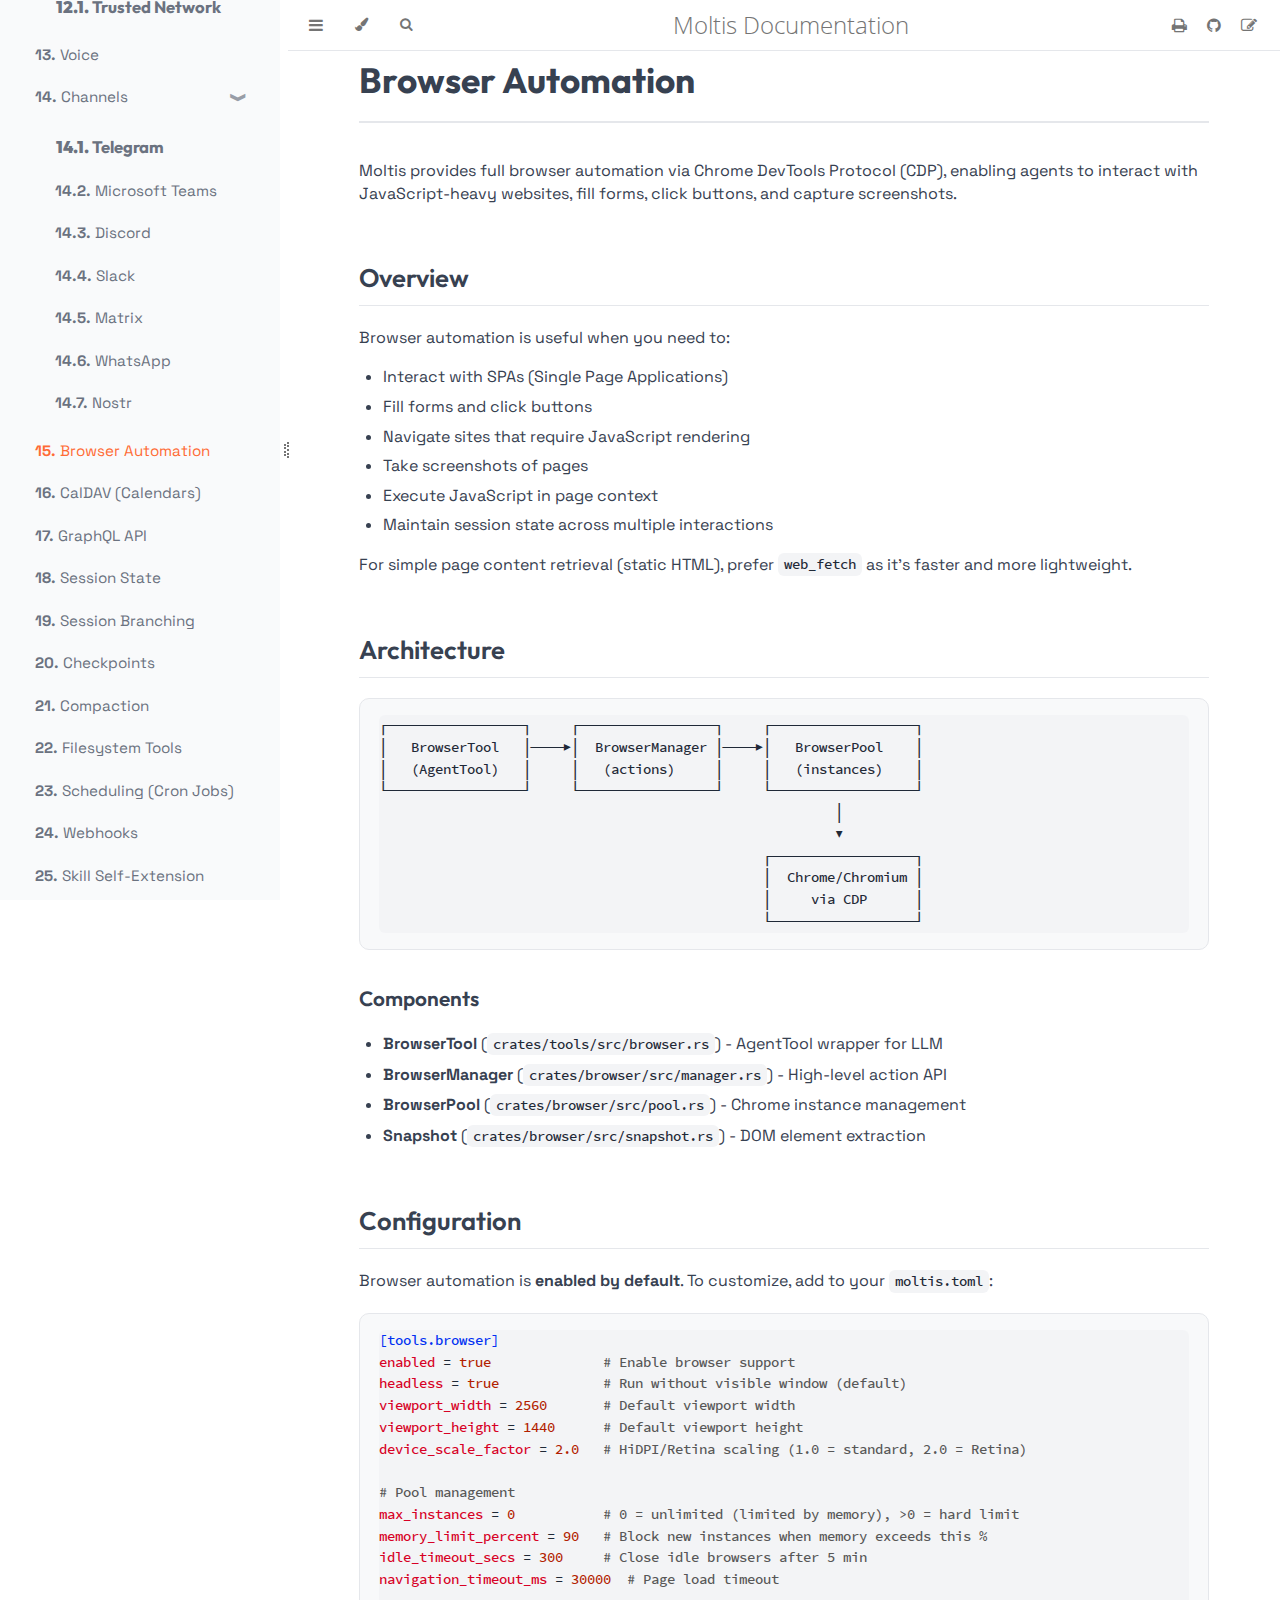
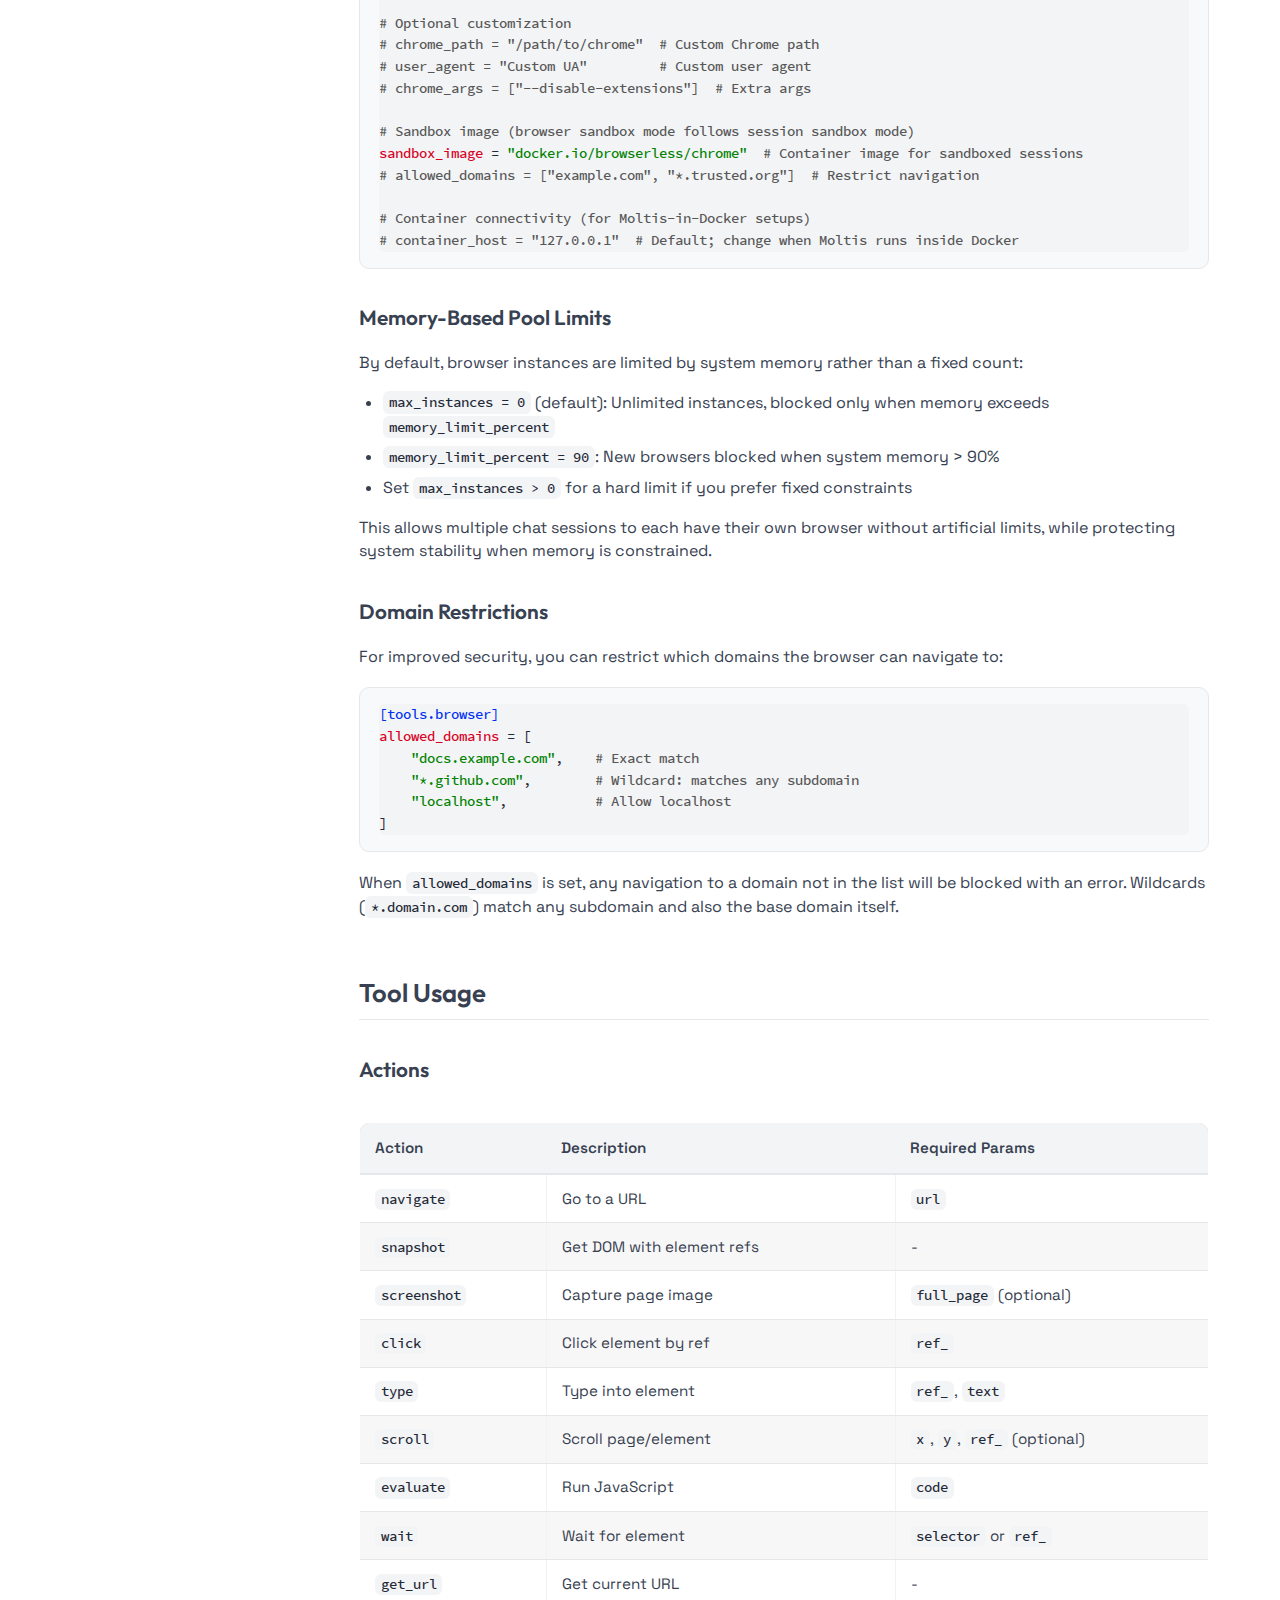
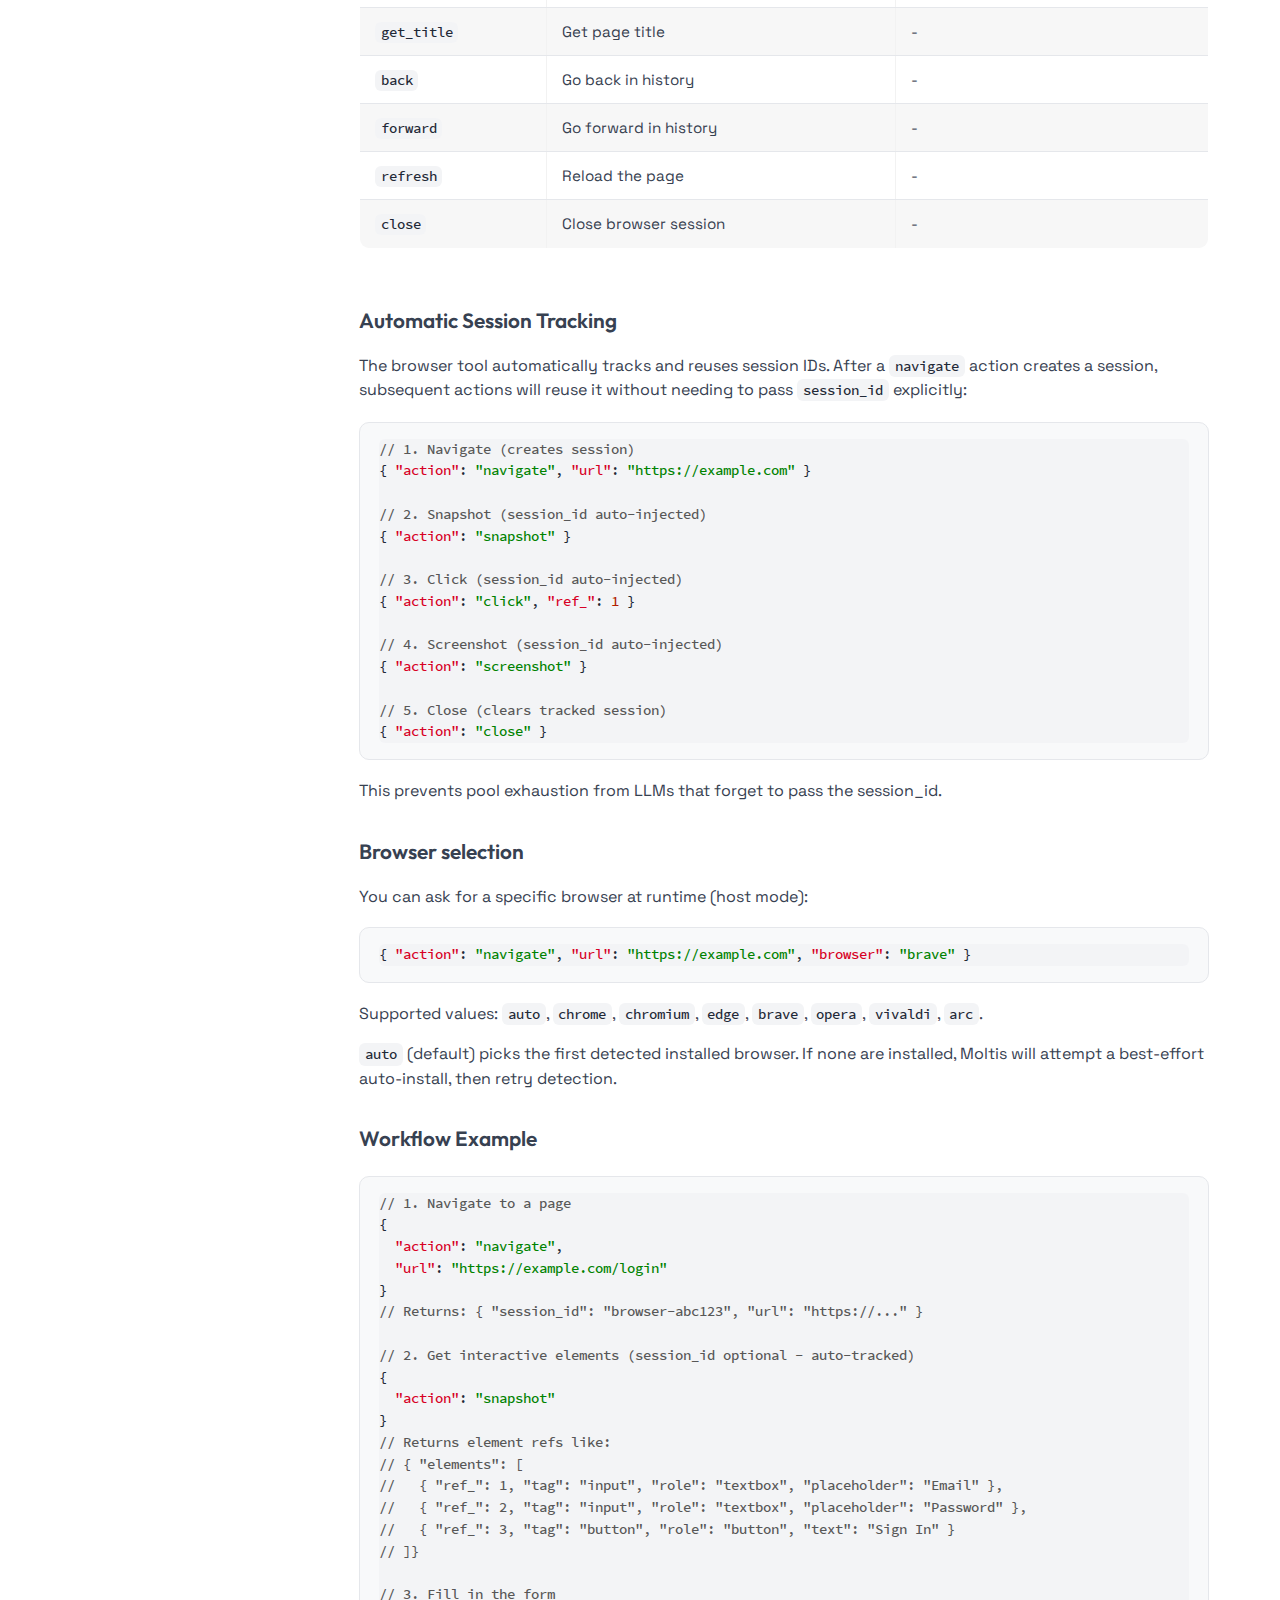
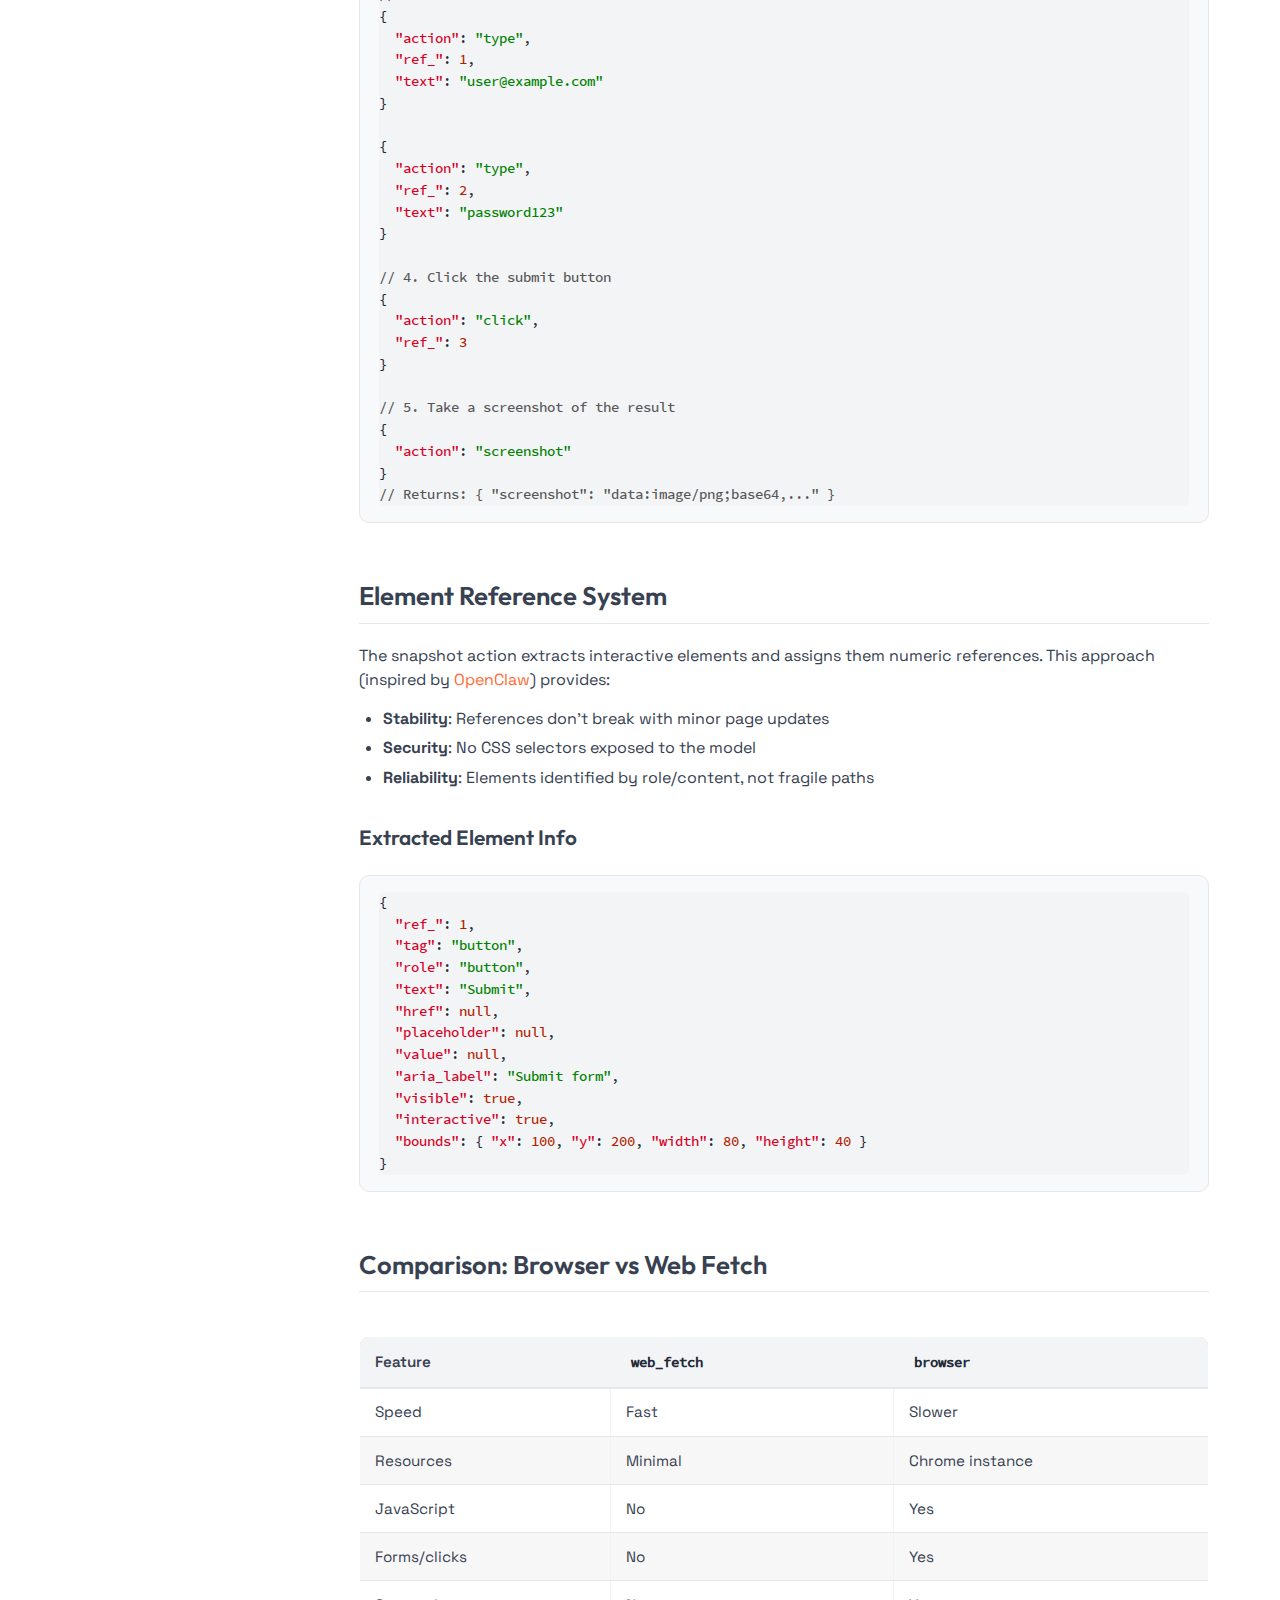
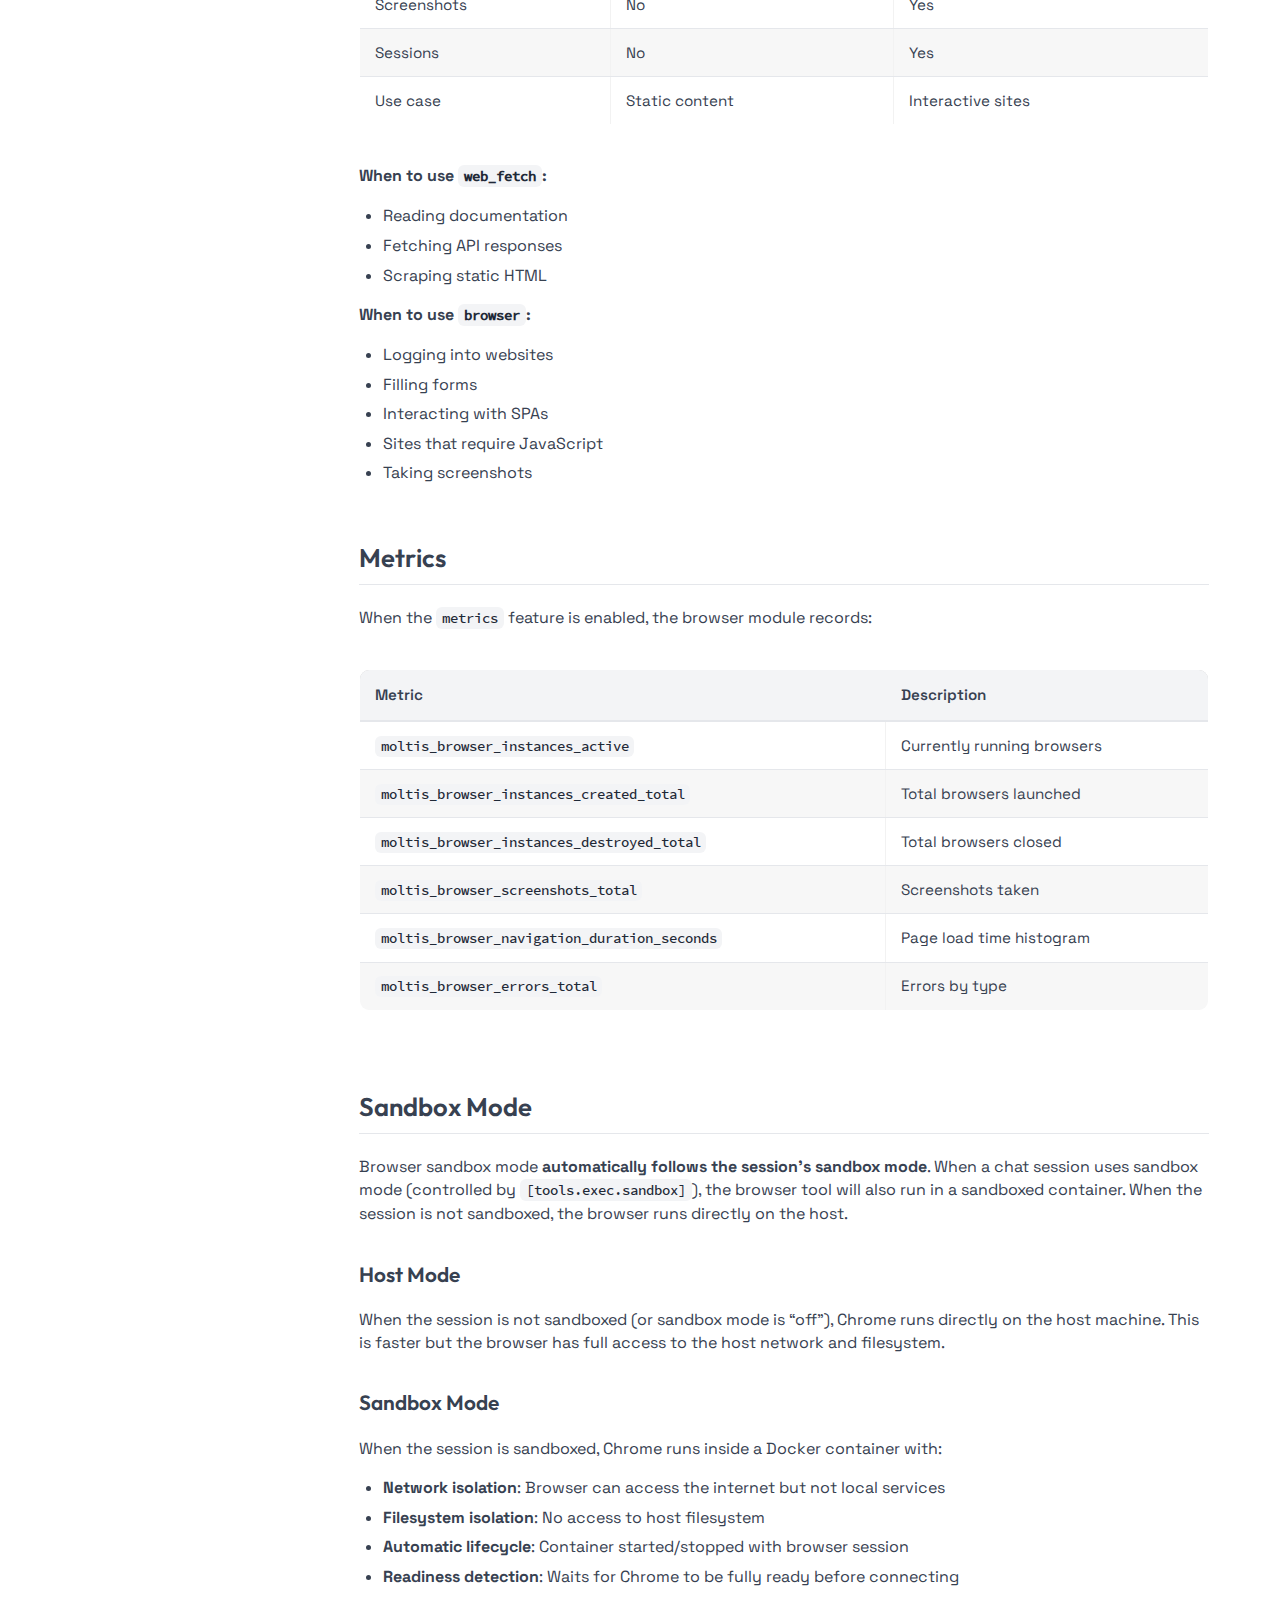
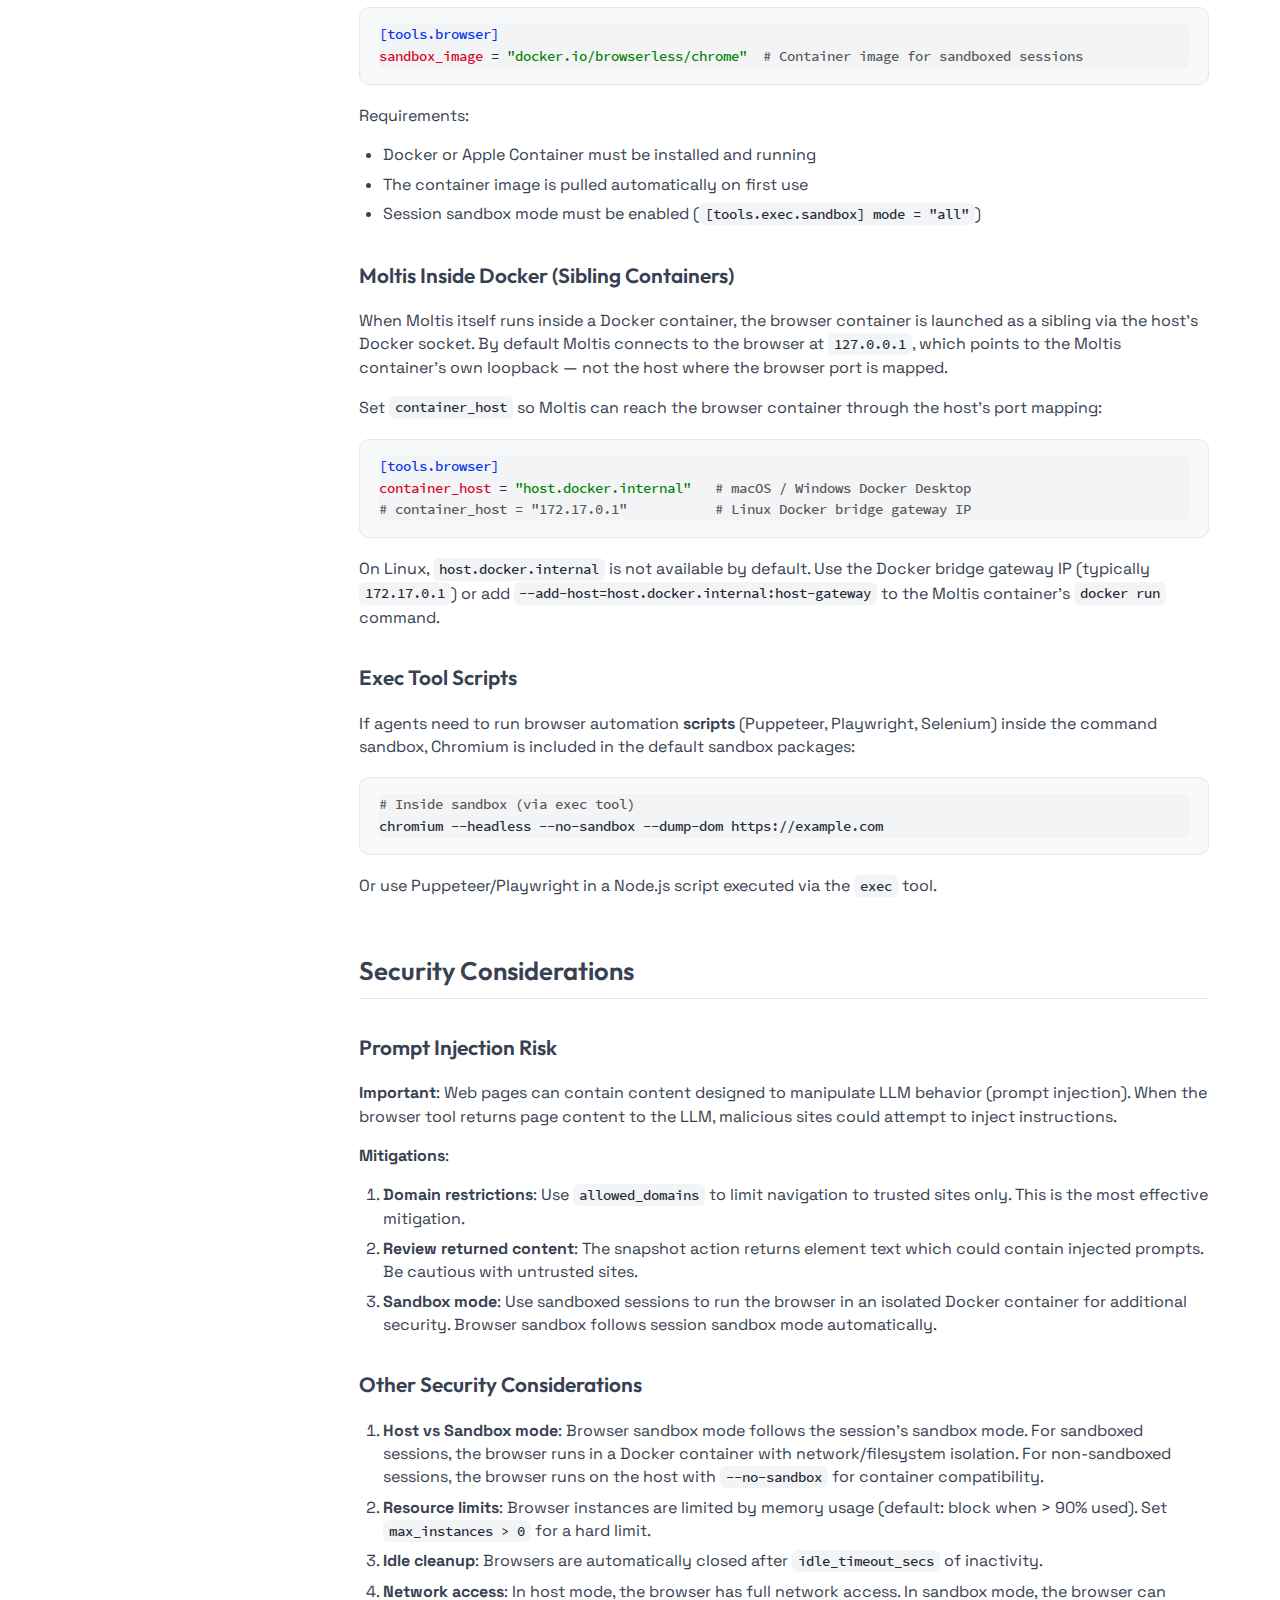
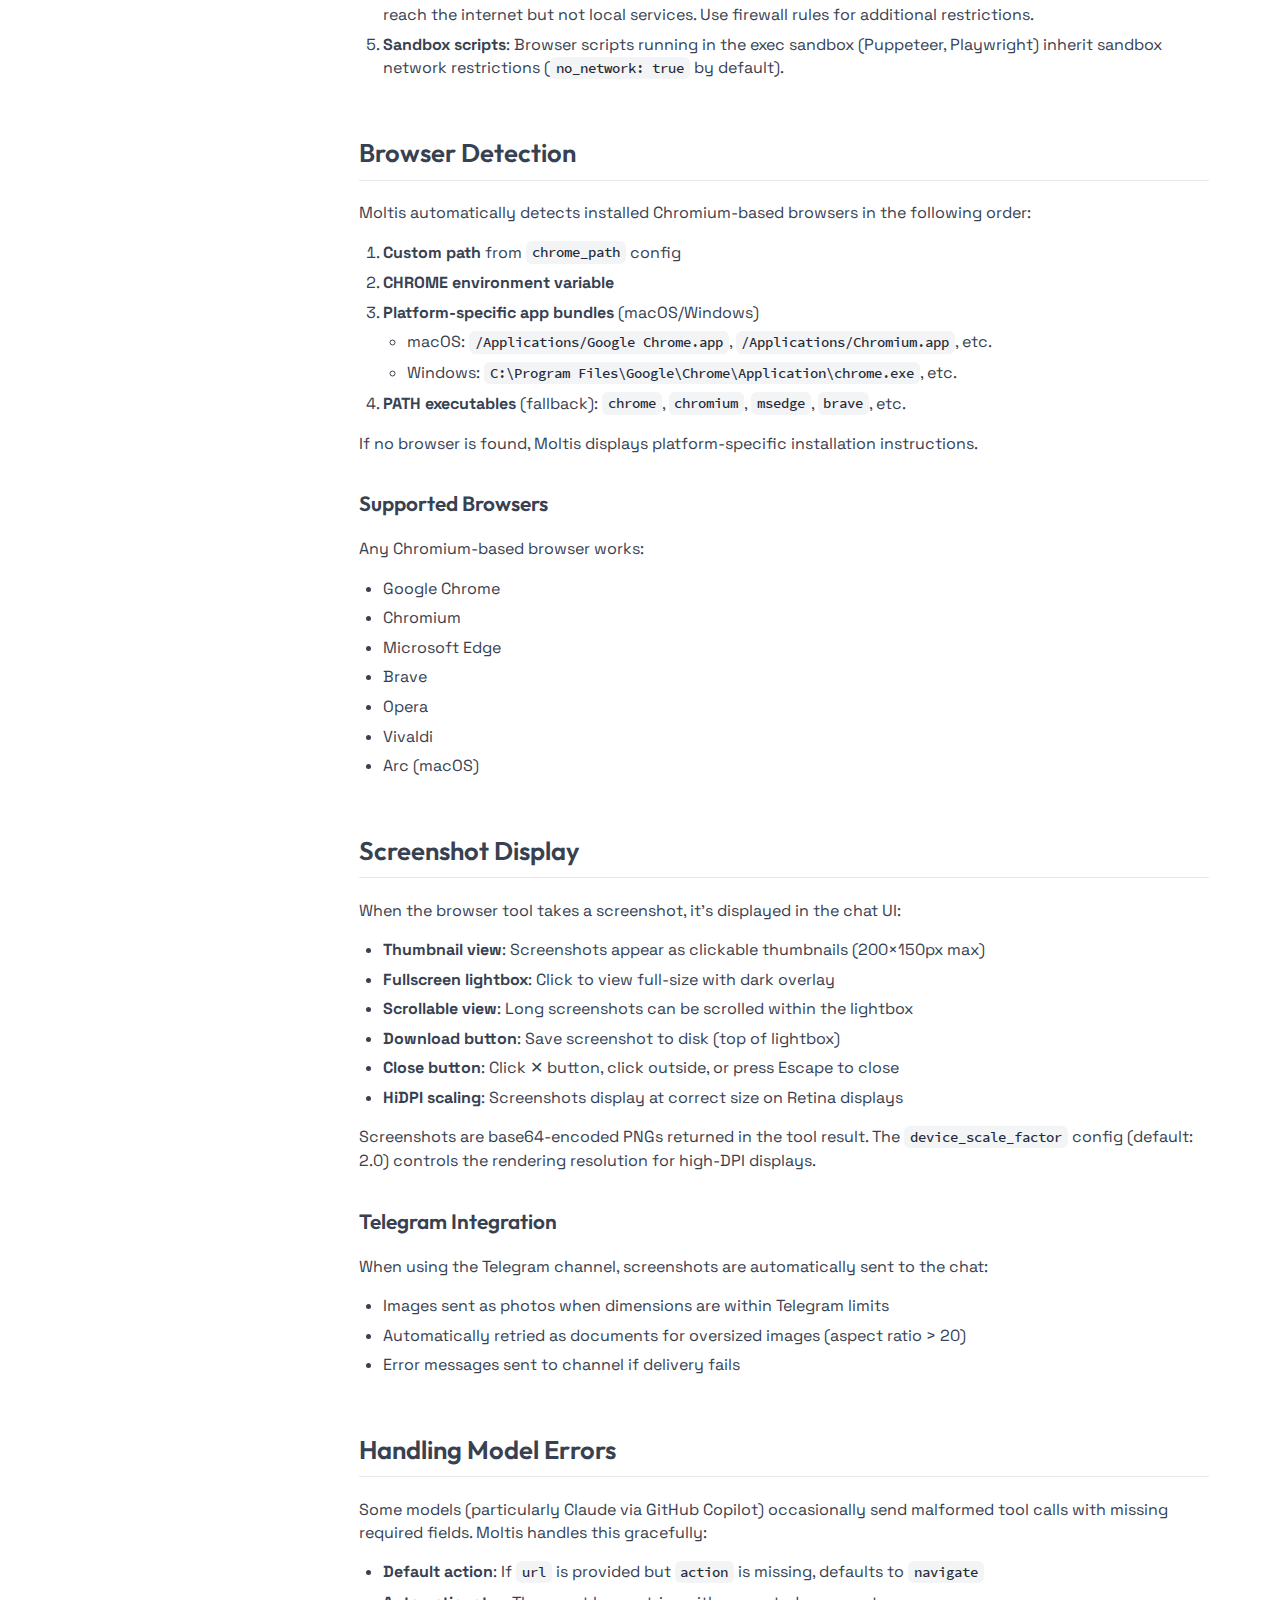
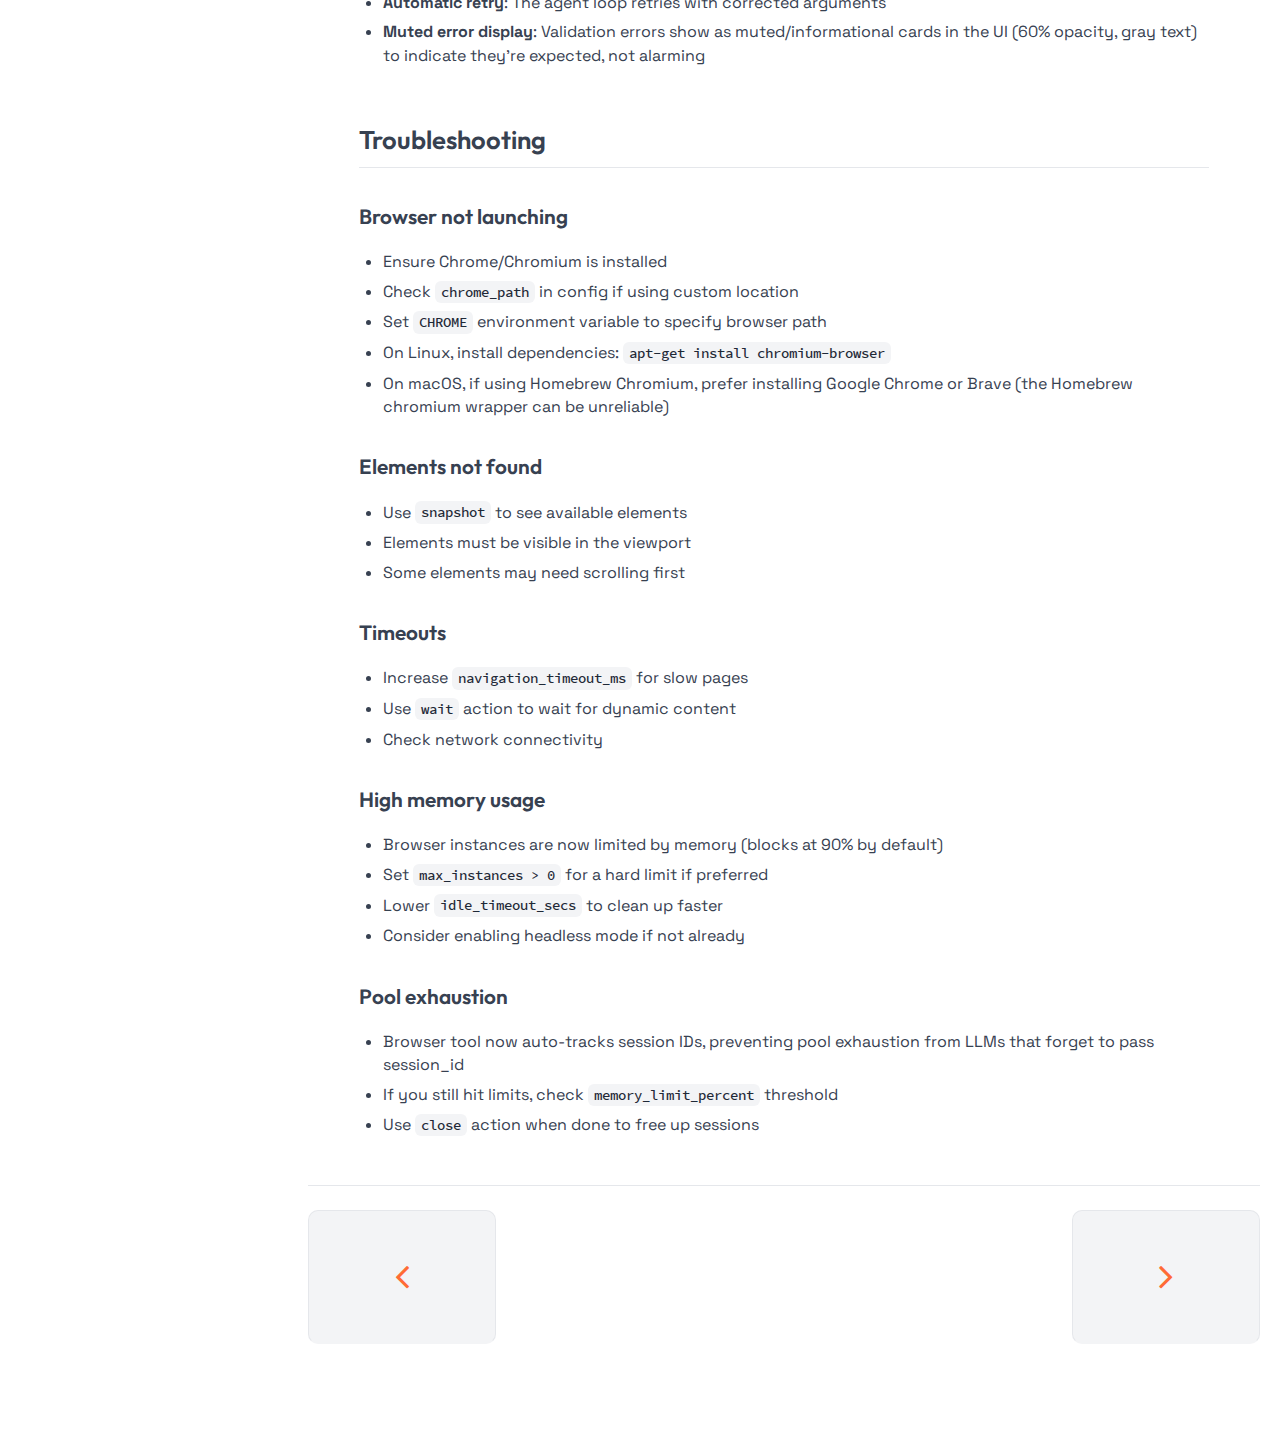
<file: browser-automation.html>
<!DOCTYPE HTML>
<html lang="en" class="light sidebar-visible" dir="ltr">
    <head>
        <!-- Book generated using mdBook -->
        <meta charset="UTF-8">
        <title>Browser Automation - Moltis Documentation</title>


        <!-- Custom HTML head -->

        <meta name="description" content="Documentation for Moltis - Your AI coding assistant">
        <meta name="viewport" content="width=device-width, initial-scale=1">
        <meta name="theme-color" content="#ffffff">

        <link rel="icon" href="favicon.svg">
        <link rel="shortcut icon" href="favicon.png">
        <link rel="stylesheet" href="css/variables.css">
        <link rel="stylesheet" href="css/general.css">
        <link rel="stylesheet" href="css/chrome.css">
        <link rel="stylesheet" href="css/print.css" media="print">

        <!-- Fonts -->
        <link rel="stylesheet" href="FontAwesome/css/font-awesome.css">
        <link rel="stylesheet" href="fonts/fonts.css">

        <!-- Highlight.js Stylesheets -->
        <link rel="stylesheet" id="highlight-css" href="highlight.css">
        <link rel="stylesheet" id="tomorrow-night-css" href="tomorrow-night.css">
        <link rel="stylesheet" id="ayu-highlight-css" href="ayu-highlight.css">

        <!-- Custom theme stylesheets -->
        <link rel="stylesheet" href="theme/admonish.css">
        <link rel="stylesheet" href="theme/custom.css">


        <!-- Provide site root and default themes to javascript -->
        <script>
            const path_to_root = "";
            const default_light_theme = "light";
            const default_dark_theme = "navy";
            window.path_to_searchindex_js = "searchindex.js";
        </script>
        <!-- Start loading toc.js asap -->
        <script src="toc.js"></script>
    </head>
    <body>
    <div id="mdbook-help-container">
        <div id="mdbook-help-popup">
            <h2 class="mdbook-help-title">Keyboard shortcuts</h2>
            <div>
                <p>Press <kbd>←</kbd> or <kbd>→</kbd> to navigate between chapters</p>
                <p>Press <kbd>S</kbd> or <kbd>/</kbd> to search in the book</p>
                <p>Press <kbd>?</kbd> to show this help</p>
                <p>Press <kbd>Esc</kbd> to hide this help</p>
            </div>
        </div>
    </div>
    <div id="body-container">
        <!-- Work around some values being stored in localStorage wrapped in quotes -->
        <script>
            try {
                let theme = localStorage.getItem('mdbook-theme');
                let sidebar = localStorage.getItem('mdbook-sidebar');

                if (theme.startsWith('"') && theme.endsWith('"')) {
                    localStorage.setItem('mdbook-theme', theme.slice(1, theme.length - 1));
                }

                if (sidebar.startsWith('"') && sidebar.endsWith('"')) {
                    localStorage.setItem('mdbook-sidebar', sidebar.slice(1, sidebar.length - 1));
                }
            } catch (e) { }
        </script>

        <!-- Set the theme before any content is loaded, prevents flash -->
        <script>
            const default_theme = window.matchMedia("(prefers-color-scheme: dark)").matches ? default_dark_theme : default_light_theme;
            let theme;
            try { theme = localStorage.getItem('mdbook-theme'); } catch(e) { }
            if (theme === null || theme === undefined) { theme = default_theme; }
            const html = document.documentElement;
            html.classList.remove('light')
            html.classList.add(theme);
            html.classList.add("js");
        </script>

        <input type="checkbox" id="sidebar-toggle-anchor" class="hidden">

        <!-- Hide / unhide sidebar before it is displayed -->
        <script>
            let sidebar = null;
            const sidebar_toggle = document.getElementById("sidebar-toggle-anchor");
            if (document.body.clientWidth >= 1080) {
                try { sidebar = localStorage.getItem('mdbook-sidebar'); } catch(e) { }
                sidebar = sidebar || 'visible';
            } else {
                sidebar = 'hidden';
                sidebar_toggle.checked = false;
            }
            if (sidebar === 'visible') {
                sidebar_toggle.checked = true;
            } else {
                html.classList.remove('sidebar-visible');
            }
        </script>

        <nav id="sidebar" class="sidebar" aria-label="Table of contents">
            <!-- populated by js -->
            <mdbook-sidebar-scrollbox class="sidebar-scrollbox"></mdbook-sidebar-scrollbox>
            <noscript>
                <iframe class="sidebar-iframe-outer" src="toc.html"></iframe>
            </noscript>
            <div id="sidebar-resize-handle" class="sidebar-resize-handle">
                <div class="sidebar-resize-indicator"></div>
            </div>
        </nav>

        <div id="page-wrapper" class="page-wrapper">

            <div class="page">
                <div id="menu-bar-hover-placeholder"></div>
                <div id="menu-bar" class="menu-bar sticky">
                    <div class="left-buttons">
                        <label id="sidebar-toggle" class="icon-button" for="sidebar-toggle-anchor" title="Toggle Table of Contents" aria-label="Toggle Table of Contents" aria-controls="sidebar">
                            <i class="fa fa-bars"></i>
                        </label>
                        <button id="theme-toggle" class="icon-button" type="button" title="Change theme" aria-label="Change theme" aria-haspopup="true" aria-expanded="false" aria-controls="theme-list">
                            <i class="fa fa-paint-brush"></i>
                        </button>
                        <ul id="theme-list" class="theme-popup" aria-label="Themes" role="menu">
                            <li role="none"><button role="menuitem" class="theme" id="default_theme">Auto</button></li>
                            <li role="none"><button role="menuitem" class="theme" id="light">Light</button></li>
                            <li role="none"><button role="menuitem" class="theme" id="rust">Rust</button></li>
                            <li role="none"><button role="menuitem" class="theme" id="coal">Coal</button></li>
                            <li role="none"><button role="menuitem" class="theme" id="navy">Navy</button></li>
                            <li role="none"><button role="menuitem" class="theme" id="ayu">Ayu</button></li>
                        </ul>
                        <button id="search-toggle" class="icon-button" type="button" title="Search (`/`)" aria-label="Toggle Searchbar" aria-expanded="false" aria-keyshortcuts="/ s" aria-controls="searchbar">
                            <i class="fa fa-search"></i>
                        </button>
                    </div>

                    <h1 class="menu-title">Moltis Documentation</h1>

                    <div class="right-buttons">
                        <a href="print.html" title="Print this book" aria-label="Print this book">
                            <i id="print-button" class="fa fa-print"></i>
                        </a>
                        <a href="https://github.com/moltis-org/moltis" title="Git repository" aria-label="Git repository">
                            <i id="git-repository-button" class="fa fa-github"></i>
                        </a>
                        <a href="https://github.com/moltis-org/moltis/edit/main/docs/src/src/browser-automation.md" title="Suggest an edit" aria-label="Suggest an edit" rel="edit">
                            <i id="git-edit-button" class="fa fa-edit"></i>
                        </a>

                    </div>
                </div>

                <div id="search-wrapper" class="hidden">
                    <form id="searchbar-outer" class="searchbar-outer">
                        <div class="search-wrapper">
                            <input type="search" id="searchbar" name="searchbar" placeholder="Search this book ..." aria-controls="searchresults-outer" aria-describedby="searchresults-header">
                            <div class="spinner-wrapper">
                                <i class="fa fa-spinner fa-spin"></i>
                            </div>
                        </div>
                    </form>
                    <div id="searchresults-outer" class="searchresults-outer hidden">
                        <div id="searchresults-header" class="searchresults-header"></div>
                        <ul id="searchresults">
                        </ul>
                    </div>
                </div>

                <!-- Apply ARIA attributes after the sidebar and the sidebar toggle button are added to the DOM -->
                <script>
                    document.getElementById('sidebar-toggle').setAttribute('aria-expanded', sidebar === 'visible');
                    document.getElementById('sidebar').setAttribute('aria-hidden', sidebar !== 'visible');
                    Array.from(document.querySelectorAll('#sidebar a')).forEach(function(link) {
                        link.setAttribute('tabIndex', sidebar === 'visible' ? 0 : -1);
                    });
                </script>

                <div id="content" class="content">
                    <main>
                        <h1 id="browser-automation"><a class="header" href="#browser-automation">Browser Automation</a></h1>
<p>Moltis provides full browser automation via Chrome DevTools Protocol (CDP),
enabling agents to interact with JavaScript-heavy websites, fill forms,
click buttons, and capture screenshots.</p>
<h2 id="overview"><a class="header" href="#overview">Overview</a></h2>
<p>Browser automation is useful when you need to:</p>
<ul>
<li>Interact with SPAs (Single Page Applications)</li>
<li>Fill forms and click buttons</li>
<li>Navigate sites that require JavaScript rendering</li>
<li>Take screenshots of pages</li>
<li>Execute JavaScript in page context</li>
<li>Maintain session state across multiple interactions</li>
</ul>
<p>For simple page content retrieval (static HTML), prefer <code>web_fetch</code> as it’s
faster and more lightweight.</p>
<h2 id="architecture"><a class="header" href="#architecture">Architecture</a></h2>
<pre><code>┌─────────────────┐     ┌─────────────────┐     ┌──────────────────┐
│   BrowserTool   │────▶│  BrowserManager │────▶│   BrowserPool    │
│   (AgentTool)   │     │   (actions)     │     │   (instances)    │
└─────────────────┘     └─────────────────┘     └──────────────────┘
                                                         │
                                                         ▼
                                                ┌──────────────────┐
                                                │  Chrome/Chromium │
                                                │     via CDP      │
                                                └──────────────────┘
</code></pre>
<h3 id="components"><a class="header" href="#components">Components</a></h3>
<ul>
<li><strong>BrowserTool</strong> (<code>crates/tools/src/browser.rs</code>) - AgentTool wrapper for LLM</li>
<li><strong>BrowserManager</strong> (<code>crates/browser/src/manager.rs</code>) - High-level action API</li>
<li><strong>BrowserPool</strong> (<code>crates/browser/src/pool.rs</code>) - Chrome instance management</li>
<li><strong>Snapshot</strong> (<code>crates/browser/src/snapshot.rs</code>) - DOM element extraction</li>
</ul>
<h2 id="configuration"><a class="header" href="#configuration">Configuration</a></h2>
<p>Browser automation is <strong>enabled by default</strong>. To customize, add to your <code>moltis.toml</code>:</p>
<pre><code class="language-toml">[tools.browser]
enabled = true              # Enable browser support
headless = true             # Run without visible window (default)
viewport_width = 2560       # Default viewport width
viewport_height = 1440      # Default viewport height
device_scale_factor = 2.0   # HiDPI/Retina scaling (1.0 = standard, 2.0 = Retina)

# Pool management
max_instances = 0           # 0 = unlimited (limited by memory), &gt;0 = hard limit
memory_limit_percent = 90   # Block new instances when memory exceeds this %
idle_timeout_secs = 300     # Close idle browsers after 5 min
navigation_timeout_ms = 30000  # Page load timeout

# Optional customization
# chrome_path = "/path/to/chrome"  # Custom Chrome path
# user_agent = "Custom UA"         # Custom user agent
# chrome_args = ["--disable-extensions"]  # Extra args

# Sandbox image (browser sandbox mode follows session sandbox mode)
sandbox_image = "docker.io/browserless/chrome"  # Container image for sandboxed sessions
# allowed_domains = ["example.com", "*.trusted.org"]  # Restrict navigation

# Container connectivity (for Moltis-in-Docker setups)
# container_host = "127.0.0.1"  # Default; change when Moltis runs inside Docker
</code></pre>
<h3 id="memory-based-pool-limits"><a class="header" href="#memory-based-pool-limits">Memory-Based Pool Limits</a></h3>
<p>By default, browser instances are limited by system memory rather than a fixed count:</p>
<ul>
<li><code>max_instances = 0</code> (default): Unlimited instances, blocked only when memory
exceeds <code>memory_limit_percent</code></li>
<li><code>memory_limit_percent = 90</code>: New browsers blocked when system memory &gt; 90%</li>
<li>Set <code>max_instances &gt; 0</code> for a hard limit if you prefer fixed constraints</li>
</ul>
<p>This allows multiple chat sessions to each have their own browser without
artificial limits, while protecting system stability when memory is constrained.</p>
<h3 id="domain-restrictions"><a class="header" href="#domain-restrictions">Domain Restrictions</a></h3>
<p>For improved security, you can restrict which domains the browser can navigate to:</p>
<pre><code class="language-toml">[tools.browser]
allowed_domains = [
    "docs.example.com",    # Exact match
    "*.github.com",        # Wildcard: matches any subdomain
    "localhost",           # Allow localhost
]
</code></pre>
<p>When <code>allowed_domains</code> is set, any navigation to a domain not in the list will
be blocked with an error. Wildcards (<code>*.domain.com</code>) match any subdomain and
also the base domain itself.</p>
<h2 id="tool-usage"><a class="header" href="#tool-usage">Tool Usage</a></h2>
<h3 id="actions"><a class="header" href="#actions">Actions</a></h3>
<div class="table-wrapper"><table><thead><tr><th>Action</th><th>Description</th><th>Required Params</th></tr></thead><tbody>
<tr><td><code>navigate</code></td><td>Go to a URL</td><td><code>url</code></td></tr>
<tr><td><code>snapshot</code></td><td>Get DOM with element refs</td><td>-</td></tr>
<tr><td><code>screenshot</code></td><td>Capture page image</td><td><code>full_page</code> (optional)</td></tr>
<tr><td><code>click</code></td><td>Click element by ref</td><td><code>ref_</code></td></tr>
<tr><td><code>type</code></td><td>Type into element</td><td><code>ref_</code>, <code>text</code></td></tr>
<tr><td><code>scroll</code></td><td>Scroll page/element</td><td><code>x</code>, <code>y</code>, <code>ref_</code> (optional)</td></tr>
<tr><td><code>evaluate</code></td><td>Run JavaScript</td><td><code>code</code></td></tr>
<tr><td><code>wait</code></td><td>Wait for element</td><td><code>selector</code> or <code>ref_</code></td></tr>
<tr><td><code>get_url</code></td><td>Get current URL</td><td>-</td></tr>
<tr><td><code>get_title</code></td><td>Get page title</td><td>-</td></tr>
<tr><td><code>back</code></td><td>Go back in history</td><td>-</td></tr>
<tr><td><code>forward</code></td><td>Go forward in history</td><td>-</td></tr>
<tr><td><code>refresh</code></td><td>Reload the page</td><td>-</td></tr>
<tr><td><code>close</code></td><td>Close browser session</td><td>-</td></tr>
</tbody></table>
</div>
<h3 id="automatic-session-tracking"><a class="header" href="#automatic-session-tracking">Automatic Session Tracking</a></h3>
<p>The browser tool automatically tracks and reuses session IDs. After a <code>navigate</code>
action creates a session, subsequent actions will reuse it without needing to
pass <code>session_id</code> explicitly:</p>
<pre><code class="language-json">// 1. Navigate (creates session)
{ "action": "navigate", "url": "https://example.com" }

// 2. Snapshot (session_id auto-injected)
{ "action": "snapshot" }

// 3. Click (session_id auto-injected)
{ "action": "click", "ref_": 1 }

// 4. Screenshot (session_id auto-injected)
{ "action": "screenshot" }

// 5. Close (clears tracked session)
{ "action": "close" }
</code></pre>
<p>This prevents pool exhaustion from LLMs that forget to pass the session_id.</p>
<h3 id="browser-selection"><a class="header" href="#browser-selection">Browser selection</a></h3>
<p>You can ask for a specific browser at runtime (host mode):</p>
<pre><code class="language-json">{ "action": "navigate", "url": "https://example.com", "browser": "brave" }
</code></pre>
<p>Supported values: <code>auto</code>, <code>chrome</code>, <code>chromium</code>, <code>edge</code>, <code>brave</code>, <code>opera</code>,
<code>vivaldi</code>, <code>arc</code>.</p>
<p><code>auto</code> (default) picks the first detected installed browser. If none are
installed, Moltis will attempt a best-effort auto-install, then retry
detection.</p>
<h3 id="workflow-example"><a class="header" href="#workflow-example">Workflow Example</a></h3>
<pre><code class="language-json">// 1. Navigate to a page
{
  "action": "navigate",
  "url": "https://example.com/login"
}
// Returns: { "session_id": "browser-abc123", "url": "https://..." }

// 2. Get interactive elements (session_id optional - auto-tracked)
{
  "action": "snapshot"
}
// Returns element refs like:
// { "elements": [
//   { "ref_": 1, "tag": "input", "role": "textbox", "placeholder": "Email" },
//   { "ref_": 2, "tag": "input", "role": "textbox", "placeholder": "Password" },
//   { "ref_": 3, "tag": "button", "role": "button", "text": "Sign In" }
// ]}

// 3. Fill in the form
{
  "action": "type",
  "ref_": 1,
  "text": "user@example.com"
}

{
  "action": "type",
  "ref_": 2,
  "text": "password123"
}

// 4. Click the submit button
{
  "action": "click",
  "ref_": 3
}

// 5. Take a screenshot of the result
{
  "action": "screenshot"
}
// Returns: { "screenshot": "data:image/png;base64,..." }
</code></pre>
<h2 id="element-reference-system"><a class="header" href="#element-reference-system">Element Reference System</a></h2>
<p>The snapshot action extracts interactive elements and assigns them numeric
references. This approach (inspired by <a href="https://docs.openclaw.ai">OpenClaw</a>)
provides:</p>
<ul>
<li><strong>Stability</strong>: References don’t break with minor page updates</li>
<li><strong>Security</strong>: No CSS selectors exposed to the model</li>
<li><strong>Reliability</strong>: Elements identified by role/content, not fragile paths</li>
</ul>
<h3 id="extracted-element-info"><a class="header" href="#extracted-element-info">Extracted Element Info</a></h3>
<pre><code class="language-json">{
  "ref_": 1,
  "tag": "button",
  "role": "button",
  "text": "Submit",
  "href": null,
  "placeholder": null,
  "value": null,
  "aria_label": "Submit form",
  "visible": true,
  "interactive": true,
  "bounds": { "x": 100, "y": 200, "width": 80, "height": 40 }
}
</code></pre>
<h2 id="comparison-browser-vs-web-fetch"><a class="header" href="#comparison-browser-vs-web-fetch">Comparison: Browser vs Web Fetch</a></h2>
<div class="table-wrapper"><table><thead><tr><th>Feature</th><th><code>web_fetch</code></th><th><code>browser</code></th></tr></thead><tbody>
<tr><td>Speed</td><td>Fast</td><td>Slower</td></tr>
<tr><td>Resources</td><td>Minimal</td><td>Chrome instance</td></tr>
<tr><td>JavaScript</td><td>No</td><td>Yes</td></tr>
<tr><td>Forms/clicks</td><td>No</td><td>Yes</td></tr>
<tr><td>Screenshots</td><td>No</td><td>Yes</td></tr>
<tr><td>Sessions</td><td>No</td><td>Yes</td></tr>
<tr><td>Use case</td><td>Static content</td><td>Interactive sites</td></tr>
</tbody></table>
</div>
<p><strong>When to use <code>web_fetch</code>:</strong></p>
<ul>
<li>Reading documentation</li>
<li>Fetching API responses</li>
<li>Scraping static HTML</li>
</ul>
<p><strong>When to use <code>browser</code>:</strong></p>
<ul>
<li>Logging into websites</li>
<li>Filling forms</li>
<li>Interacting with SPAs</li>
<li>Sites that require JavaScript</li>
<li>Taking screenshots</li>
</ul>
<h2 id="metrics"><a class="header" href="#metrics">Metrics</a></h2>
<p>When the <code>metrics</code> feature is enabled, the browser module records:</p>
<div class="table-wrapper"><table><thead><tr><th>Metric</th><th>Description</th></tr></thead><tbody>
<tr><td><code>moltis_browser_instances_active</code></td><td>Currently running browsers</td></tr>
<tr><td><code>moltis_browser_instances_created_total</code></td><td>Total browsers launched</td></tr>
<tr><td><code>moltis_browser_instances_destroyed_total</code></td><td>Total browsers closed</td></tr>
<tr><td><code>moltis_browser_screenshots_total</code></td><td>Screenshots taken</td></tr>
<tr><td><code>moltis_browser_navigation_duration_seconds</code></td><td>Page load time histogram</td></tr>
<tr><td><code>moltis_browser_errors_total</code></td><td>Errors by type</td></tr>
</tbody></table>
</div>
<h2 id="sandbox-mode"><a class="header" href="#sandbox-mode">Sandbox Mode</a></h2>
<p>Browser sandbox mode <strong>automatically follows the session’s sandbox mode</strong>. When
a chat session uses sandbox mode (controlled by <code>[tools.exec.sandbox]</code>), the
browser tool will also run in a sandboxed container. When the session is not
sandboxed, the browser runs directly on the host.</p>
<h3 id="host-mode"><a class="header" href="#host-mode">Host Mode</a></h3>
<p>When the session is not sandboxed (or sandbox mode is “off”), Chrome runs
directly on the host machine. This is faster but the browser has full access
to the host network and filesystem.</p>
<h3 id="sandbox-mode-1"><a class="header" href="#sandbox-mode-1">Sandbox Mode</a></h3>
<p>When the session is sandboxed, Chrome runs inside a Docker container with:</p>
<ul>
<li><strong>Network isolation</strong>: Browser can access the internet but not local services</li>
<li><strong>Filesystem isolation</strong>: No access to host filesystem</li>
<li><strong>Automatic lifecycle</strong>: Container started/stopped with browser session</li>
<li><strong>Readiness detection</strong>: Waits for Chrome to be fully ready before connecting</li>
</ul>
<pre><code class="language-toml">[tools.browser]
sandbox_image = "docker.io/browserless/chrome"  # Container image for sandboxed sessions
</code></pre>
<p>Requirements:</p>
<ul>
<li>Docker or Apple Container must be installed and running</li>
<li>The container image is pulled automatically on first use</li>
<li>Session sandbox mode must be enabled (<code>[tools.exec.sandbox] mode = "all"</code>)</li>
</ul>
<h3 id="moltis-inside-docker-sibling-containers"><a class="header" href="#moltis-inside-docker-sibling-containers">Moltis Inside Docker (Sibling Containers)</a></h3>
<p>When Moltis itself runs inside a Docker container, the browser container is
launched as a sibling via the host’s Docker socket. By default Moltis connects
to the browser at <code>127.0.0.1</code>, which points to the Moltis container’s own
loopback — not the host where the browser port is mapped.</p>
<p>Set <code>container_host</code> so Moltis can reach the browser container through the
host’s port mapping:</p>
<pre><code class="language-toml">[tools.browser]
container_host = "host.docker.internal"   # macOS / Windows Docker Desktop
# container_host = "172.17.0.1"           # Linux Docker bridge gateway IP
</code></pre>
<p>On Linux, <code>host.docker.internal</code> is not available by default. Use the Docker
bridge gateway IP (typically <code>172.17.0.1</code>) or add <code>--add-host=host.docker.internal:host-gateway</code>
to the Moltis container’s <code>docker run</code> command.</p>
<h3 id="exec-tool-scripts"><a class="header" href="#exec-tool-scripts">Exec Tool Scripts</a></h3>
<p>If agents need to run browser automation <strong>scripts</strong> (Puppeteer, Playwright,
Selenium) inside the command sandbox, Chromium is included in the default
sandbox packages:</p>
<pre><code class="language-bash"># Inside sandbox (via exec tool)
chromium --headless --no-sandbox --dump-dom https://example.com
</code></pre>
<p>Or use Puppeteer/Playwright in a Node.js script executed via the <code>exec</code> tool.</p>
<h2 id="security-considerations"><a class="header" href="#security-considerations">Security Considerations</a></h2>
<h3 id="prompt-injection-risk"><a class="header" href="#prompt-injection-risk">Prompt Injection Risk</a></h3>
<p><strong>Important</strong>: Web pages can contain content designed to manipulate LLM behavior
(prompt injection). When the browser tool returns page content to the LLM,
malicious sites could attempt to inject instructions.</p>
<p><strong>Mitigations</strong>:</p>
<ol>
<li>
<p><strong>Domain restrictions</strong>: Use <code>allowed_domains</code> to limit navigation to trusted
sites only. This is the most effective mitigation.</p>
</li>
<li>
<p><strong>Review returned content</strong>: The snapshot action returns element text which
could contain injected prompts. Be cautious with untrusted sites.</p>
</li>
<li>
<p><strong>Sandbox mode</strong>: Use sandboxed sessions to run the browser in an isolated
Docker container for additional security. Browser sandbox follows session
sandbox mode automatically.</p>
</li>
</ol>
<h3 id="other-security-considerations"><a class="header" href="#other-security-considerations">Other Security Considerations</a></h3>
<ol>
<li>
<p><strong>Host vs Sandbox mode</strong>: Browser sandbox mode follows the session’s sandbox
mode. For sandboxed sessions, the browser runs in a Docker container with
network/filesystem isolation. For non-sandboxed sessions, the browser runs
on the host with <code>--no-sandbox</code> for container compatibility.</p>
</li>
<li>
<p><strong>Resource limits</strong>: Browser instances are limited by memory usage (default:
block when &gt; 90% used). Set <code>max_instances &gt; 0</code> for a hard limit.</p>
</li>
<li>
<p><strong>Idle cleanup</strong>: Browsers are automatically closed after <code>idle_timeout_secs</code>
of inactivity.</p>
</li>
<li>
<p><strong>Network access</strong>: In host mode, the browser has full network access. In
sandbox mode, the browser can reach the internet but not local services.
Use firewall rules for additional restrictions.</p>
</li>
<li>
<p><strong>Sandbox scripts</strong>: Browser scripts running in the exec sandbox (Puppeteer,
Playwright) inherit sandbox network restrictions (<code>no_network: true</code> by default).</p>
</li>
</ol>
<h2 id="browser-detection"><a class="header" href="#browser-detection">Browser Detection</a></h2>
<p>Moltis automatically detects installed Chromium-based browsers in the following order:</p>
<ol>
<li><strong>Custom path</strong> from <code>chrome_path</code> config</li>
<li><strong>CHROME environment variable</strong></li>
<li><strong>Platform-specific app bundles</strong> (macOS/Windows)
<ul>
<li>macOS: <code>/Applications/Google Chrome.app</code>, <code>/Applications/Chromium.app</code>, etc.</li>
<li>Windows: <code>C:\Program Files\Google\Chrome\Application\chrome.exe</code>, etc.</li>
</ul>
</li>
<li><strong>PATH executables</strong> (fallback): <code>chrome</code>, <code>chromium</code>, <code>msedge</code>, <code>brave</code>, etc.</li>
</ol>
<p>If no browser is found, Moltis displays platform-specific installation instructions.</p>
<h3 id="supported-browsers"><a class="header" href="#supported-browsers">Supported Browsers</a></h3>
<p>Any Chromium-based browser works:</p>
<ul>
<li>Google Chrome</li>
<li>Chromium</li>
<li>Microsoft Edge</li>
<li>Brave</li>
<li>Opera</li>
<li>Vivaldi</li>
<li>Arc (macOS)</li>
</ul>
<h2 id="screenshot-display"><a class="header" href="#screenshot-display">Screenshot Display</a></h2>
<p>When the browser tool takes a screenshot, it’s displayed in the chat UI:</p>
<ul>
<li><strong>Thumbnail view</strong>: Screenshots appear as clickable thumbnails (200×150px max)</li>
<li><strong>Fullscreen lightbox</strong>: Click to view full-size with dark overlay</li>
<li><strong>Scrollable view</strong>: Long screenshots can be scrolled within the lightbox</li>
<li><strong>Download button</strong>: Save screenshot to disk (top of lightbox)</li>
<li><strong>Close button</strong>: Click ✕ button, click outside, or press Escape to close</li>
<li><strong>HiDPI scaling</strong>: Screenshots display at correct size on Retina displays</li>
</ul>
<p>Screenshots are base64-encoded PNGs returned in the tool result. The
<code>device_scale_factor</code> config (default: 2.0) controls the rendering resolution
for high-DPI displays.</p>
<h3 id="telegram-integration"><a class="header" href="#telegram-integration">Telegram Integration</a></h3>
<p>When using the Telegram channel, screenshots are automatically sent to the chat:</p>
<ul>
<li>Images sent as photos when dimensions are within Telegram limits</li>
<li>Automatically retried as documents for oversized images (aspect ratio &gt; 20)</li>
<li>Error messages sent to channel if delivery fails</li>
</ul>
<h2 id="handling-model-errors"><a class="header" href="#handling-model-errors">Handling Model Errors</a></h2>
<p>Some models (particularly Claude via GitHub Copilot) occasionally send malformed
tool calls with missing required fields. Moltis handles this gracefully:</p>
<ul>
<li><strong>Default action</strong>: If <code>url</code> is provided but <code>action</code> is missing, defaults to
<code>navigate</code></li>
<li><strong>Automatic retry</strong>: The agent loop retries with corrected arguments</li>
<li><strong>Muted error display</strong>: Validation errors show as muted/informational cards
in the UI (60% opacity, gray text) to indicate they’re expected, not alarming</li>
</ul>
<h2 id="troubleshooting"><a class="header" href="#troubleshooting">Troubleshooting</a></h2>
<h3 id="browser-not-launching"><a class="header" href="#browser-not-launching">Browser not launching</a></h3>
<ul>
<li>Ensure Chrome/Chromium is installed</li>
<li>Check <code>chrome_path</code> in config if using custom location</li>
<li>Set <code>CHROME</code> environment variable to specify browser path</li>
<li>On Linux, install dependencies: <code>apt-get install chromium-browser</code></li>
<li>On macOS, if using Homebrew Chromium, prefer installing Google Chrome or Brave
(the Homebrew chromium wrapper can be unreliable)</li>
</ul>
<h3 id="elements-not-found"><a class="header" href="#elements-not-found">Elements not found</a></h3>
<ul>
<li>Use <code>snapshot</code> to see available elements</li>
<li>Elements must be visible in the viewport</li>
<li>Some elements may need scrolling first</li>
</ul>
<h3 id="timeouts"><a class="header" href="#timeouts">Timeouts</a></h3>
<ul>
<li>Increase <code>navigation_timeout_ms</code> for slow pages</li>
<li>Use <code>wait</code> action to wait for dynamic content</li>
<li>Check network connectivity</li>
</ul>
<h3 id="high-memory-usage"><a class="header" href="#high-memory-usage">High memory usage</a></h3>
<ul>
<li>Browser instances are now limited by memory (blocks at 90% by default)</li>
<li>Set <code>max_instances &gt; 0</code> for a hard limit if preferred</li>
<li>Lower <code>idle_timeout_secs</code> to clean up faster</li>
<li>Consider enabling headless mode if not already</li>
</ul>
<h3 id="pool-exhaustion"><a class="header" href="#pool-exhaustion">Pool exhaustion</a></h3>
<ul>
<li>Browser tool now auto-tracks session IDs, preventing pool exhaustion from
LLMs that forget to pass session_id</li>
<li>If you still hit limits, check <code>memory_limit_percent</code> threshold</li>
<li>Use <code>close</code> action when done to free up sessions</li>
</ul>

                    </main>

                    <nav class="nav-wrapper" aria-label="Page navigation">
                        <!-- Mobile navigation buttons -->
                            <a rel="prev" href="nostr.html" class="mobile-nav-chapters previous" title="Previous chapter" aria-label="Previous chapter" aria-keyshortcuts="Left">
                                <i class="fa fa-angle-left"></i>
                            </a>

                            <a rel="next prefetch" href="caldav.html" class="mobile-nav-chapters next" title="Next chapter" aria-label="Next chapter" aria-keyshortcuts="Right">
                                <i class="fa fa-angle-right"></i>
                            </a>

                        <div style="clear: both"></div>
                    </nav>
                </div>
            </div>

            <nav class="nav-wide-wrapper" aria-label="Page navigation">
                    <a rel="prev" href="nostr.html" class="nav-chapters previous" title="Previous chapter" aria-label="Previous chapter" aria-keyshortcuts="Left">
                        <i class="fa fa-angle-left"></i>
                    </a>

                    <a rel="next prefetch" href="caldav.html" class="nav-chapters next" title="Next chapter" aria-label="Next chapter" aria-keyshortcuts="Right">
                        <i class="fa fa-angle-right"></i>
                    </a>
            </nav>

        </div>




        <script>
            window.playground_copyable = true;
        </script>


        <script src="elasticlunr.min.js"></script>
        <script src="mark.min.js"></script>
        <script src="searcher.js"></script>

        <script src="clipboard.min.js"></script>
        <script src="highlight.js"></script>
        <script src="book.js"></script>

        <!-- Custom JS scripts -->



    </div>
    </body>
</html>
</file>
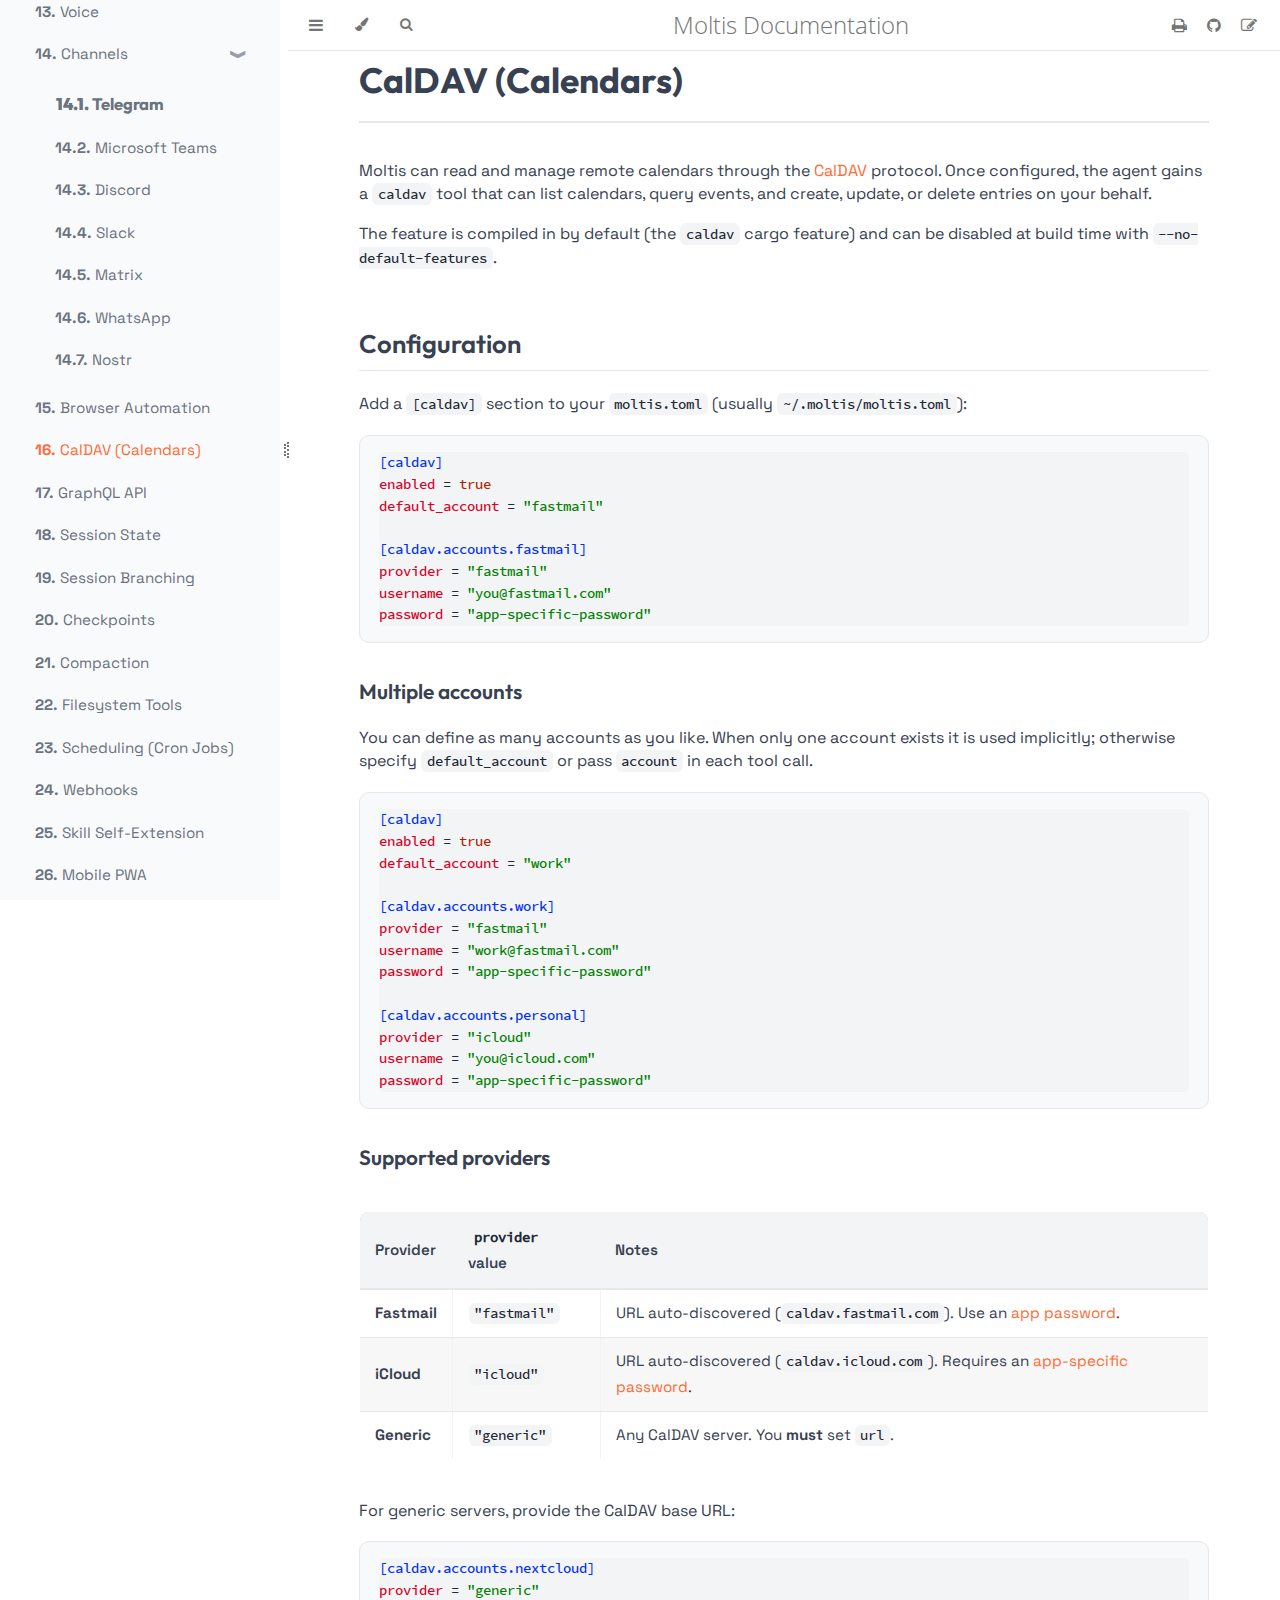
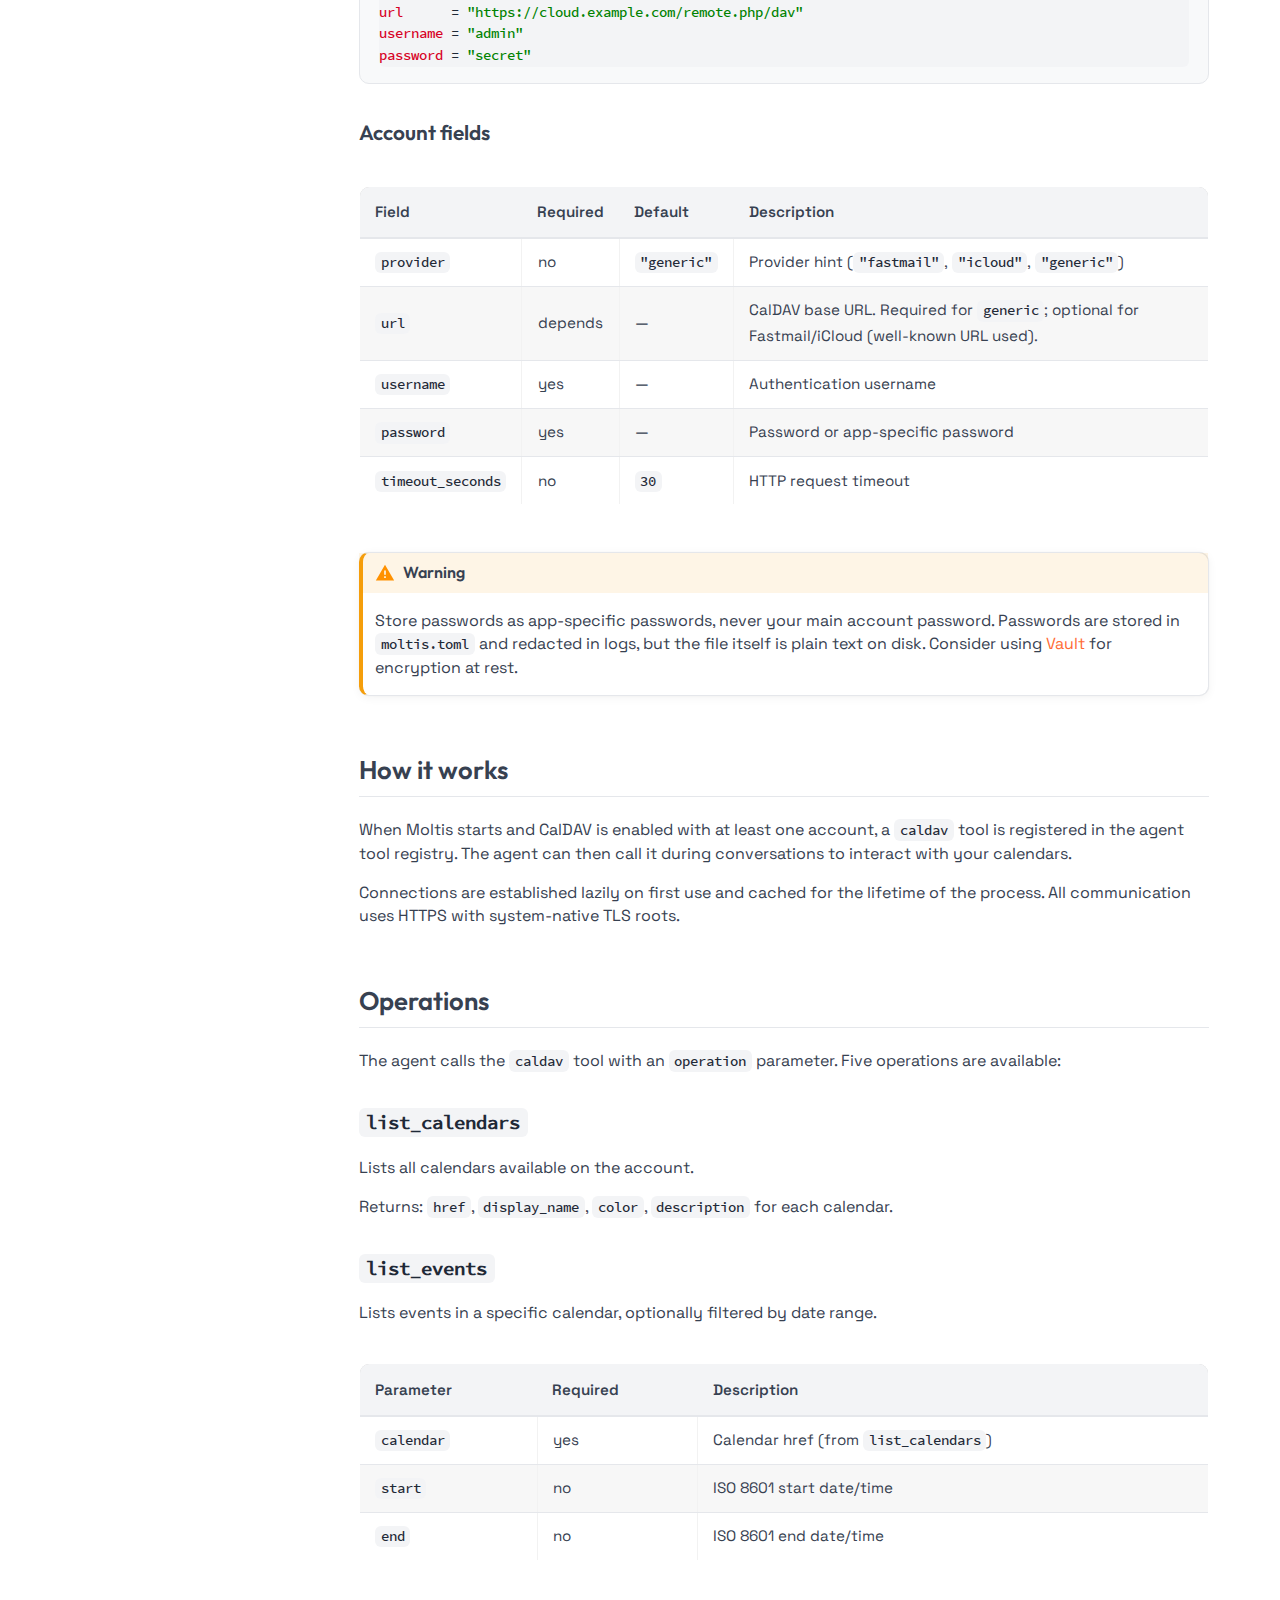
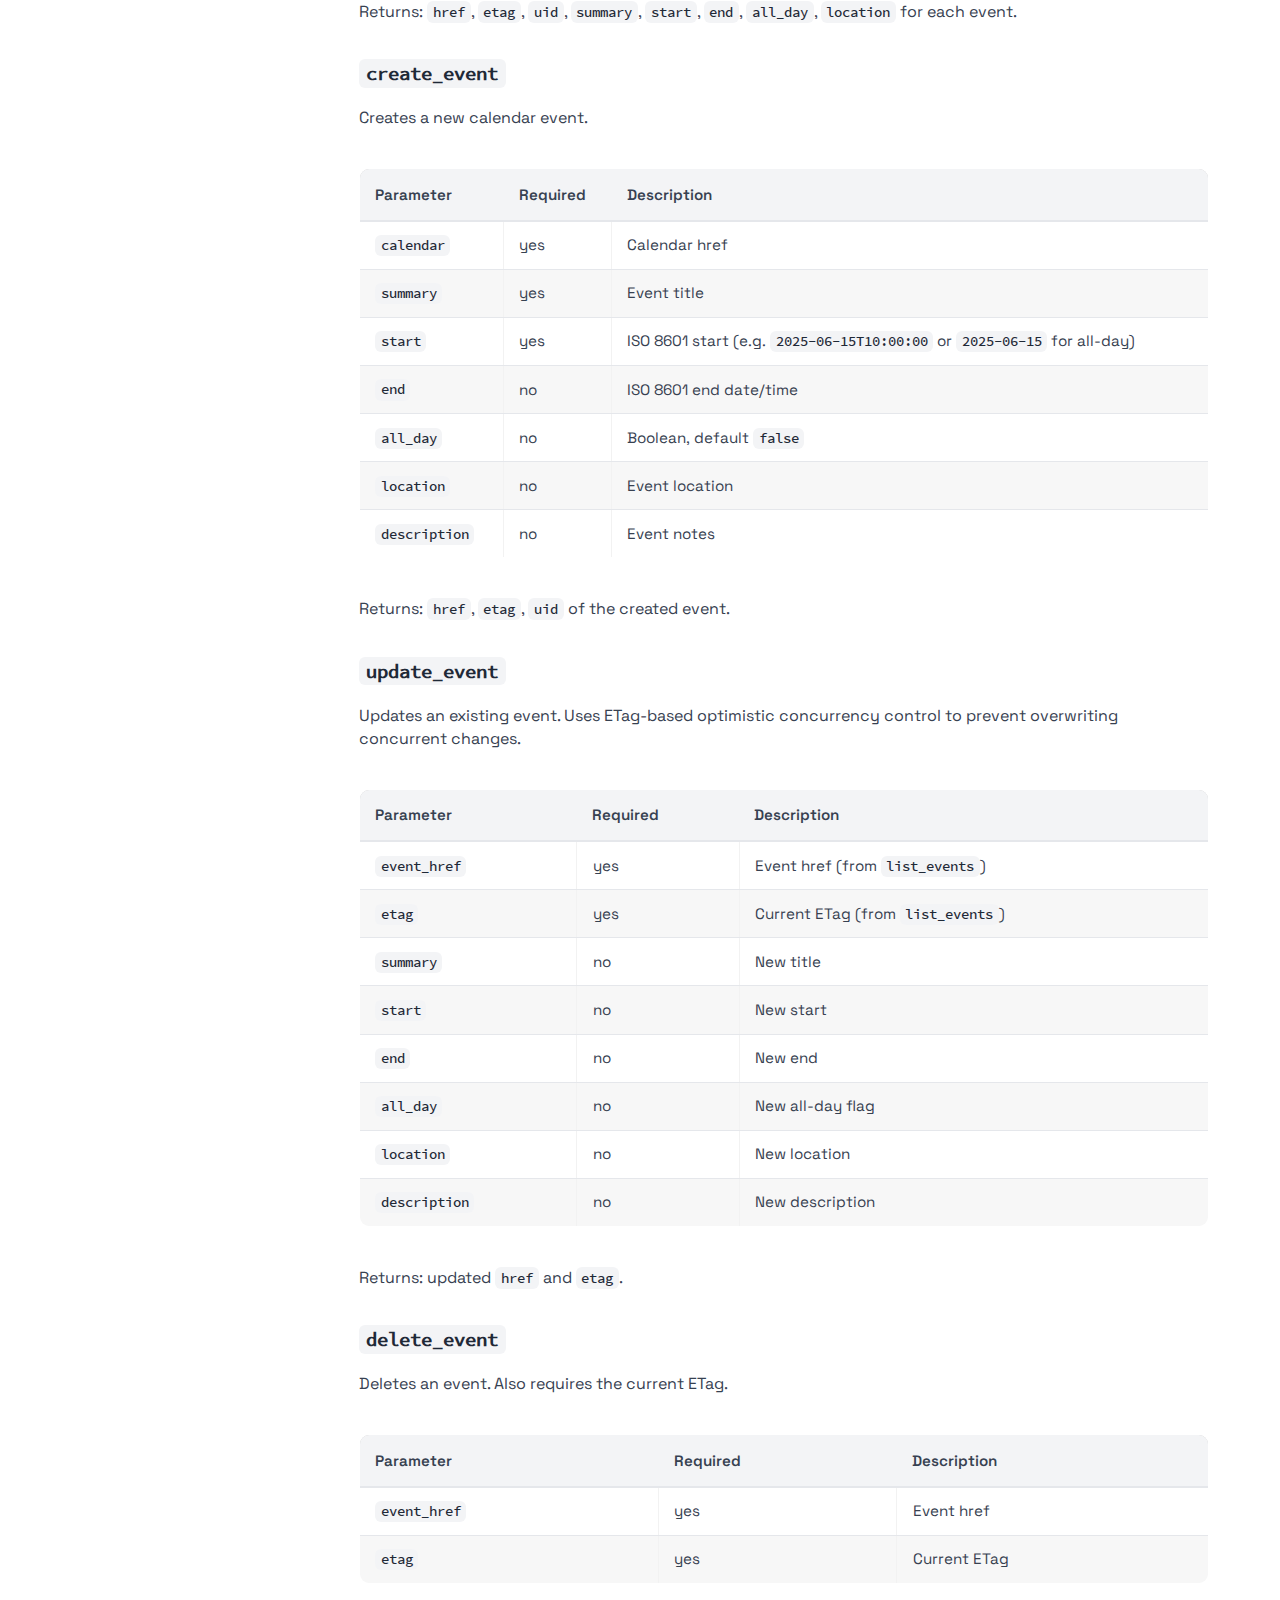
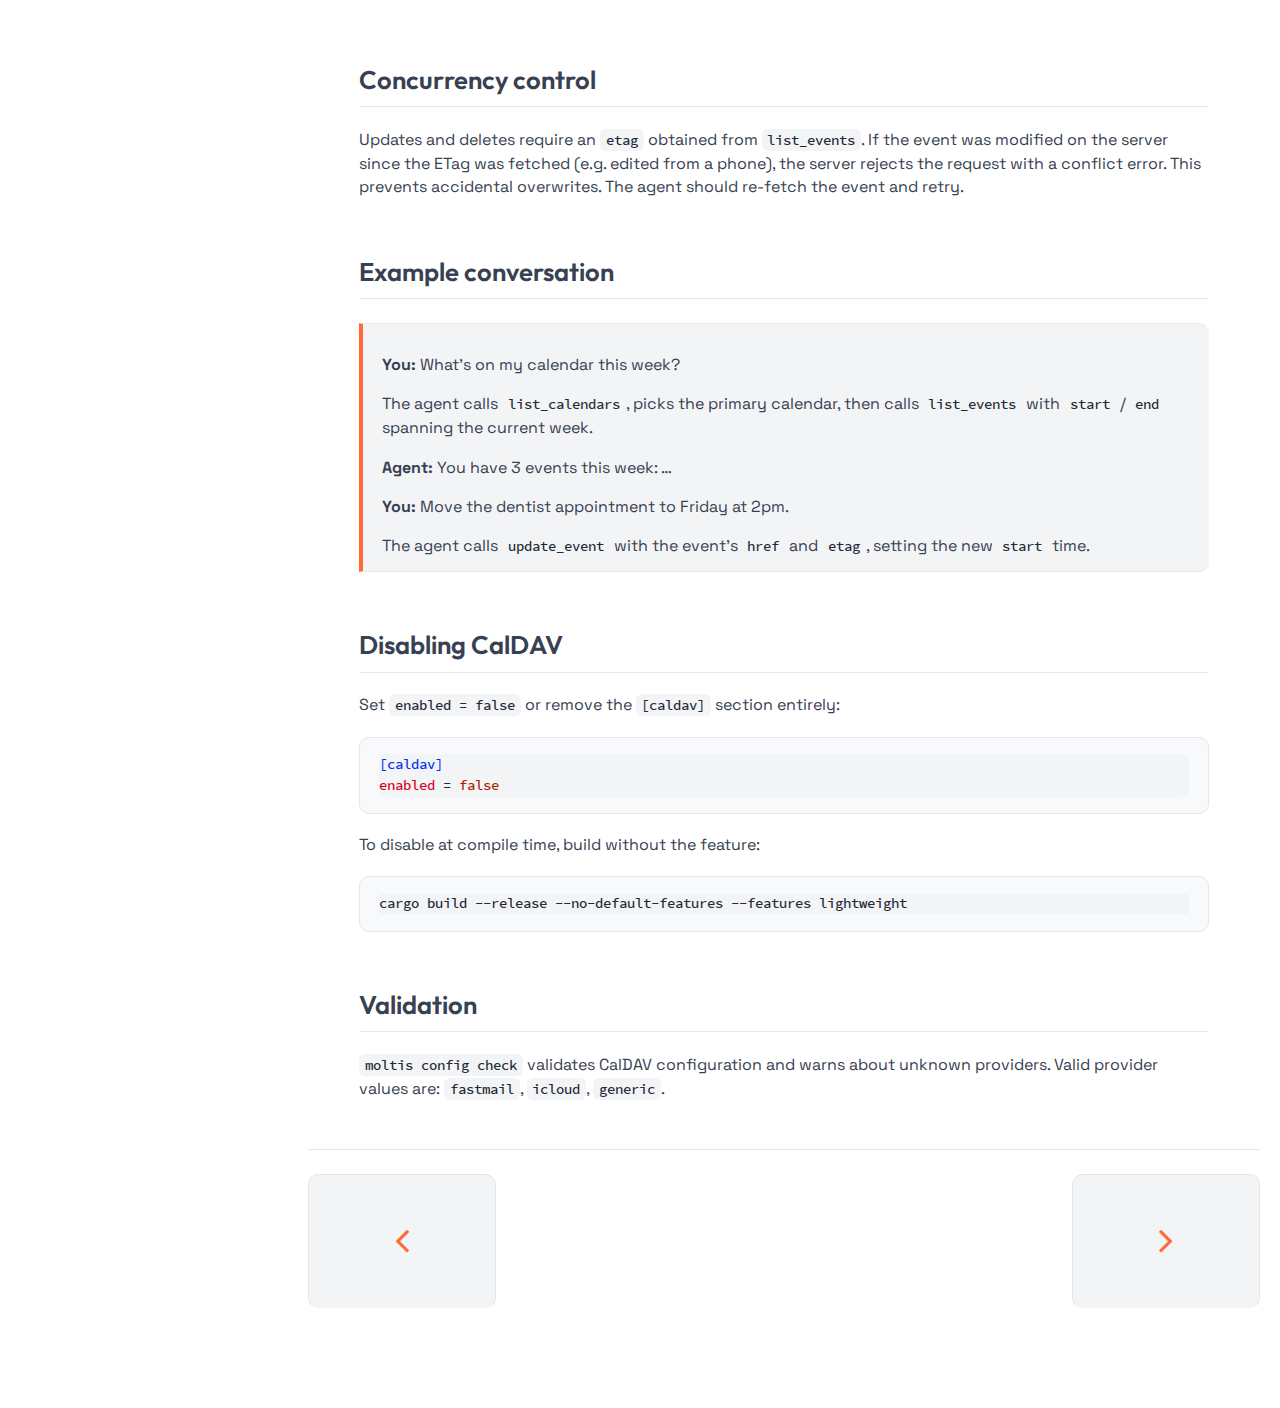
<file: caldav.html>
<!DOCTYPE HTML>
<html lang="en" class="light sidebar-visible" dir="ltr">
    <head>
        <!-- Book generated using mdBook -->
        <meta charset="UTF-8">
        <title>CalDAV (Calendars) - Moltis Documentation</title>


        <!-- Custom HTML head -->

        <meta name="description" content="Documentation for Moltis - Your AI coding assistant">
        <meta name="viewport" content="width=device-width, initial-scale=1">
        <meta name="theme-color" content="#ffffff">

        <link rel="icon" href="favicon.svg">
        <link rel="shortcut icon" href="favicon.png">
        <link rel="stylesheet" href="css/variables.css">
        <link rel="stylesheet" href="css/general.css">
        <link rel="stylesheet" href="css/chrome.css">
        <link rel="stylesheet" href="css/print.css" media="print">

        <!-- Fonts -->
        <link rel="stylesheet" href="FontAwesome/css/font-awesome.css">
        <link rel="stylesheet" href="fonts/fonts.css">

        <!-- Highlight.js Stylesheets -->
        <link rel="stylesheet" id="highlight-css" href="highlight.css">
        <link rel="stylesheet" id="tomorrow-night-css" href="tomorrow-night.css">
        <link rel="stylesheet" id="ayu-highlight-css" href="ayu-highlight.css">

        <!-- Custom theme stylesheets -->
        <link rel="stylesheet" href="theme/admonish.css">
        <link rel="stylesheet" href="theme/custom.css">


        <!-- Provide site root and default themes to javascript -->
        <script>
            const path_to_root = "";
            const default_light_theme = "light";
            const default_dark_theme = "navy";
            window.path_to_searchindex_js = "searchindex.js";
        </script>
        <!-- Start loading toc.js asap -->
        <script src="toc.js"></script>
    </head>
    <body>
    <div id="mdbook-help-container">
        <div id="mdbook-help-popup">
            <h2 class="mdbook-help-title">Keyboard shortcuts</h2>
            <div>
                <p>Press <kbd>←</kbd> or <kbd>→</kbd> to navigate between chapters</p>
                <p>Press <kbd>S</kbd> or <kbd>/</kbd> to search in the book</p>
                <p>Press <kbd>?</kbd> to show this help</p>
                <p>Press <kbd>Esc</kbd> to hide this help</p>
            </div>
        </div>
    </div>
    <div id="body-container">
        <!-- Work around some values being stored in localStorage wrapped in quotes -->
        <script>
            try {
                let theme = localStorage.getItem('mdbook-theme');
                let sidebar = localStorage.getItem('mdbook-sidebar');

                if (theme.startsWith('"') && theme.endsWith('"')) {
                    localStorage.setItem('mdbook-theme', theme.slice(1, theme.length - 1));
                }

                if (sidebar.startsWith('"') && sidebar.endsWith('"')) {
                    localStorage.setItem('mdbook-sidebar', sidebar.slice(1, sidebar.length - 1));
                }
            } catch (e) { }
        </script>

        <!-- Set the theme before any content is loaded, prevents flash -->
        <script>
            const default_theme = window.matchMedia("(prefers-color-scheme: dark)").matches ? default_dark_theme : default_light_theme;
            let theme;
            try { theme = localStorage.getItem('mdbook-theme'); } catch(e) { }
            if (theme === null || theme === undefined) { theme = default_theme; }
            const html = document.documentElement;
            html.classList.remove('light')
            html.classList.add(theme);
            html.classList.add("js");
        </script>

        <input type="checkbox" id="sidebar-toggle-anchor" class="hidden">

        <!-- Hide / unhide sidebar before it is displayed -->
        <script>
            let sidebar = null;
            const sidebar_toggle = document.getElementById("sidebar-toggle-anchor");
            if (document.body.clientWidth >= 1080) {
                try { sidebar = localStorage.getItem('mdbook-sidebar'); } catch(e) { }
                sidebar = sidebar || 'visible';
            } else {
                sidebar = 'hidden';
                sidebar_toggle.checked = false;
            }
            if (sidebar === 'visible') {
                sidebar_toggle.checked = true;
            } else {
                html.classList.remove('sidebar-visible');
            }
        </script>

        <nav id="sidebar" class="sidebar" aria-label="Table of contents">
            <!-- populated by js -->
            <mdbook-sidebar-scrollbox class="sidebar-scrollbox"></mdbook-sidebar-scrollbox>
            <noscript>
                <iframe class="sidebar-iframe-outer" src="toc.html"></iframe>
            </noscript>
            <div id="sidebar-resize-handle" class="sidebar-resize-handle">
                <div class="sidebar-resize-indicator"></div>
            </div>
        </nav>

        <div id="page-wrapper" class="page-wrapper">

            <div class="page">
                <div id="menu-bar-hover-placeholder"></div>
                <div id="menu-bar" class="menu-bar sticky">
                    <div class="left-buttons">
                        <label id="sidebar-toggle" class="icon-button" for="sidebar-toggle-anchor" title="Toggle Table of Contents" aria-label="Toggle Table of Contents" aria-controls="sidebar">
                            <i class="fa fa-bars"></i>
                        </label>
                        <button id="theme-toggle" class="icon-button" type="button" title="Change theme" aria-label="Change theme" aria-haspopup="true" aria-expanded="false" aria-controls="theme-list">
                            <i class="fa fa-paint-brush"></i>
                        </button>
                        <ul id="theme-list" class="theme-popup" aria-label="Themes" role="menu">
                            <li role="none"><button role="menuitem" class="theme" id="default_theme">Auto</button></li>
                            <li role="none"><button role="menuitem" class="theme" id="light">Light</button></li>
                            <li role="none"><button role="menuitem" class="theme" id="rust">Rust</button></li>
                            <li role="none"><button role="menuitem" class="theme" id="coal">Coal</button></li>
                            <li role="none"><button role="menuitem" class="theme" id="navy">Navy</button></li>
                            <li role="none"><button role="menuitem" class="theme" id="ayu">Ayu</button></li>
                        </ul>
                        <button id="search-toggle" class="icon-button" type="button" title="Search (`/`)" aria-label="Toggle Searchbar" aria-expanded="false" aria-keyshortcuts="/ s" aria-controls="searchbar">
                            <i class="fa fa-search"></i>
                        </button>
                    </div>

                    <h1 class="menu-title">Moltis Documentation</h1>

                    <div class="right-buttons">
                        <a href="print.html" title="Print this book" aria-label="Print this book">
                            <i id="print-button" class="fa fa-print"></i>
                        </a>
                        <a href="https://github.com/moltis-org/moltis" title="Git repository" aria-label="Git repository">
                            <i id="git-repository-button" class="fa fa-github"></i>
                        </a>
                        <a href="https://github.com/moltis-org/moltis/edit/main/docs/src/src/caldav.md" title="Suggest an edit" aria-label="Suggest an edit" rel="edit">
                            <i id="git-edit-button" class="fa fa-edit"></i>
                        </a>

                    </div>
                </div>

                <div id="search-wrapper" class="hidden">
                    <form id="searchbar-outer" class="searchbar-outer">
                        <div class="search-wrapper">
                            <input type="search" id="searchbar" name="searchbar" placeholder="Search this book ..." aria-controls="searchresults-outer" aria-describedby="searchresults-header">
                            <div class="spinner-wrapper">
                                <i class="fa fa-spinner fa-spin"></i>
                            </div>
                        </div>
                    </form>
                    <div id="searchresults-outer" class="searchresults-outer hidden">
                        <div id="searchresults-header" class="searchresults-header"></div>
                        <ul id="searchresults">
                        </ul>
                    </div>
                </div>

                <!-- Apply ARIA attributes after the sidebar and the sidebar toggle button are added to the DOM -->
                <script>
                    document.getElementById('sidebar-toggle').setAttribute('aria-expanded', sidebar === 'visible');
                    document.getElementById('sidebar').setAttribute('aria-hidden', sidebar !== 'visible');
                    Array.from(document.querySelectorAll('#sidebar a')).forEach(function(link) {
                        link.setAttribute('tabIndex', sidebar === 'visible' ? 0 : -1);
                    });
                </script>

                <div id="content" class="content">
                    <main>
                        <h1 id="caldav-calendars"><a class="header" href="#caldav-calendars">CalDAV (Calendars)</a></h1>
<p>Moltis can read and manage remote calendars through the
<a href="https://en.wikipedia.org/wiki/CalDAV">CalDAV</a> protocol. Once configured, the
agent gains a <code>caldav</code> tool that can list calendars, query events, and create,
update, or delete entries on your behalf.</p>
<p>The feature is compiled in by default (the <code>caldav</code> cargo feature) and can be
disabled at build time with <code>--no-default-features</code>.</p>
<h2 id="configuration"><a class="header" href="#configuration">Configuration</a></h2>
<p>Add a <code>[caldav]</code> section to your <code>moltis.toml</code> (usually <code>~/.moltis/moltis.toml</code>):</p>
<pre><code class="language-toml">[caldav]
enabled = true
default_account = "fastmail"

[caldav.accounts.fastmail]
provider = "fastmail"
username = "you@fastmail.com"
password = "app-specific-password"
</code></pre>
<h3 id="multiple-accounts"><a class="header" href="#multiple-accounts">Multiple accounts</a></h3>
<p>You can define as many accounts as you like. When only one account exists it is
used implicitly; otherwise specify <code>default_account</code> or pass <code>account</code> in each
tool call.</p>
<pre><code class="language-toml">[caldav]
enabled = true
default_account = "work"

[caldav.accounts.work]
provider = "fastmail"
username = "work@fastmail.com"
password = "app-specific-password"

[caldav.accounts.personal]
provider = "icloud"
username = "you@icloud.com"
password = "app-specific-password"
</code></pre>
<h3 id="supported-providers"><a class="header" href="#supported-providers">Supported providers</a></h3>
<div class="table-wrapper"><table><thead><tr><th>Provider</th><th><code>provider</code> value</th><th>Notes</th></tr></thead><tbody>
<tr><td><strong>Fastmail</strong></td><td><code>"fastmail"</code></td><td>URL auto-discovered (<code>caldav.fastmail.com</code>). Use an <a href="https://www.fastmail.com/help/clients/apppassword.html">app password</a>.</td></tr>
<tr><td><strong>iCloud</strong></td><td><code>"icloud"</code></td><td>URL auto-discovered (<code>caldav.icloud.com</code>). Requires an <a href="https://support.apple.com/en-us/102654">app-specific password</a>.</td></tr>
<tr><td><strong>Generic</strong></td><td><code>"generic"</code></td><td>Any CalDAV server. You <strong>must</strong> set <code>url</code>.</td></tr>
</tbody></table>
</div>
<p>For generic servers, provide the CalDAV base URL:</p>
<pre><code class="language-toml">[caldav.accounts.nextcloud]
provider = "generic"
url      = "https://cloud.example.com/remote.php/dav"
username = "admin"
password = "secret"
</code></pre>
<h3 id="account-fields"><a class="header" href="#account-fields">Account fields</a></h3>
<div class="table-wrapper"><table><thead><tr><th>Field</th><th>Required</th><th>Default</th><th>Description</th></tr></thead><tbody>
<tr><td><code>provider</code></td><td>no</td><td><code>"generic"</code></td><td>Provider hint (<code>"fastmail"</code>, <code>"icloud"</code>, <code>"generic"</code>)</td></tr>
<tr><td><code>url</code></td><td>depends</td><td>—</td><td>CalDAV base URL. Required for <code>generic</code>; optional for Fastmail/iCloud (well-known URL used).</td></tr>
<tr><td><code>username</code></td><td>yes</td><td>—</td><td>Authentication username</td></tr>
<tr><td><code>password</code></td><td>yes</td><td>—</td><td>Password or app-specific password</td></tr>
<tr><td><code>timeout_seconds</code></td><td>no</td><td><code>30</code></td><td>HTTP request timeout</td></tr>
</tbody></table>
</div><div id="admonition-warning" class="admonition admonish-warning" role="note" aria-labelledby="admonition-warning-title">
<div class="admonition-title">
<div id="admonition-warning-title">
<p>Warning</p>
</div>
<a class="admonition-anchor-link" href="#admonition-warning"></a>
</div>
<div>
<p>Store passwords as app-specific passwords, never your main account password.
Passwords are stored in <code>moltis.toml</code> and redacted in logs, but the file itself
is plain text on disk. Consider using <a href="vault.html">Vault</a> for encryption at rest.</p>
</div>
</div>
<h2 id="how-it-works"><a class="header" href="#how-it-works">How it works</a></h2>
<p>When Moltis starts and CalDAV is enabled with at least one account, a <code>caldav</code>
tool is registered in the agent tool registry. The agent can then call it during
conversations to interact with your calendars.</p>
<p>Connections are established lazily on first use and cached for the lifetime of
the process. All communication uses HTTPS with system-native TLS roots.</p>
<h2 id="operations"><a class="header" href="#operations">Operations</a></h2>
<p>The agent calls the <code>caldav</code> tool with an <code>operation</code> parameter. Five
operations are available:</p>
<h3 id="list_calendars"><a class="header" href="#list_calendars"><code>list_calendars</code></a></h3>
<p>Lists all calendars available on the account.</p>
<p>Returns: <code>href</code>, <code>display_name</code>, <code>color</code>, <code>description</code> for each calendar.</p>
<h3 id="list_events"><a class="header" href="#list_events"><code>list_events</code></a></h3>
<p>Lists events in a specific calendar, optionally filtered by date range.</p>
<div class="table-wrapper"><table><thead><tr><th>Parameter</th><th>Required</th><th>Description</th></tr></thead><tbody>
<tr><td><code>calendar</code></td><td>yes</td><td>Calendar href (from <code>list_calendars</code>)</td></tr>
<tr><td><code>start</code></td><td>no</td><td>ISO 8601 start date/time</td></tr>
<tr><td><code>end</code></td><td>no</td><td>ISO 8601 end date/time</td></tr>
</tbody></table>
</div>
<p>Returns: <code>href</code>, <code>etag</code>, <code>uid</code>, <code>summary</code>, <code>start</code>, <code>end</code>, <code>all_day</code>,
<code>location</code> for each event.</p>
<h3 id="create_event"><a class="header" href="#create_event"><code>create_event</code></a></h3>
<p>Creates a new calendar event.</p>
<div class="table-wrapper"><table><thead><tr><th>Parameter</th><th>Required</th><th>Description</th></tr></thead><tbody>
<tr><td><code>calendar</code></td><td>yes</td><td>Calendar href</td></tr>
<tr><td><code>summary</code></td><td>yes</td><td>Event title</td></tr>
<tr><td><code>start</code></td><td>yes</td><td>ISO 8601 start (e.g. <code>2025-06-15T10:00:00</code> or <code>2025-06-15</code> for all-day)</td></tr>
<tr><td><code>end</code></td><td>no</td><td>ISO 8601 end date/time</td></tr>
<tr><td><code>all_day</code></td><td>no</td><td>Boolean, default <code>false</code></td></tr>
<tr><td><code>location</code></td><td>no</td><td>Event location</td></tr>
<tr><td><code>description</code></td><td>no</td><td>Event notes</td></tr>
</tbody></table>
</div>
<p>Returns: <code>href</code>, <code>etag</code>, <code>uid</code> of the created event.</p>
<h3 id="update_event"><a class="header" href="#update_event"><code>update_event</code></a></h3>
<p>Updates an existing event. Uses ETag-based optimistic concurrency control to
prevent overwriting concurrent changes.</p>
<div class="table-wrapper"><table><thead><tr><th>Parameter</th><th>Required</th><th>Description</th></tr></thead><tbody>
<tr><td><code>event_href</code></td><td>yes</td><td>Event href (from <code>list_events</code>)</td></tr>
<tr><td><code>etag</code></td><td>yes</td><td>Current ETag (from <code>list_events</code>)</td></tr>
<tr><td><code>summary</code></td><td>no</td><td>New title</td></tr>
<tr><td><code>start</code></td><td>no</td><td>New start</td></tr>
<tr><td><code>end</code></td><td>no</td><td>New end</td></tr>
<tr><td><code>all_day</code></td><td>no</td><td>New all-day flag</td></tr>
<tr><td><code>location</code></td><td>no</td><td>New location</td></tr>
<tr><td><code>description</code></td><td>no</td><td>New description</td></tr>
</tbody></table>
</div>
<p>Returns: updated <code>href</code> and <code>etag</code>.</p>
<h3 id="delete_event"><a class="header" href="#delete_event"><code>delete_event</code></a></h3>
<p>Deletes an event. Also requires the current ETag.</p>
<div class="table-wrapper"><table><thead><tr><th>Parameter</th><th>Required</th><th>Description</th></tr></thead><tbody>
<tr><td><code>event_href</code></td><td>yes</td><td>Event href</td></tr>
<tr><td><code>etag</code></td><td>yes</td><td>Current ETag</td></tr>
</tbody></table>
</div>
<h2 id="concurrency-control"><a class="header" href="#concurrency-control">Concurrency control</a></h2>
<p>Updates and deletes require an <code>etag</code> obtained from <code>list_events</code>. If the event
was modified on the server since the ETag was fetched (e.g. edited from a phone),
the server rejects the request with a conflict error. This prevents accidental
overwrites. The agent should re-fetch the event and retry.</p>
<h2 id="example-conversation"><a class="header" href="#example-conversation">Example conversation</a></h2>
<blockquote>
<p><strong>You:</strong> What’s on my calendar this week?</p>
<p>The agent calls <code>list_calendars</code>, picks the primary calendar, then calls
<code>list_events</code> with <code>start</code> / <code>end</code> spanning the current week.</p>
<p><strong>Agent:</strong> You have 3 events this week: …</p>
<p><strong>You:</strong> Move the dentist appointment to Friday at 2pm.</p>
<p>The agent calls <code>update_event</code> with the event’s <code>href</code> and <code>etag</code>, setting
the new <code>start</code> time.</p>
</blockquote>
<h2 id="disabling-caldav"><a class="header" href="#disabling-caldav">Disabling CalDAV</a></h2>
<p>Set <code>enabled = false</code> or remove the <code>[caldav]</code> section entirely:</p>
<pre><code class="language-toml">[caldav]
enabled = false
</code></pre>
<p>To disable at compile time, build without the feature:</p>
<pre><code class="language-bash">cargo build --release --no-default-features --features lightweight
</code></pre>
<h2 id="validation"><a class="header" href="#validation">Validation</a></h2>
<p><code>moltis config check</code> validates CalDAV configuration and warns about unknown
providers. Valid provider values are: <code>fastmail</code>, <code>icloud</code>, <code>generic</code>.</p>

                    </main>

                    <nav class="nav-wrapper" aria-label="Page navigation">
                        <!-- Mobile navigation buttons -->
                            <a rel="prev" href="browser-automation.html" class="mobile-nav-chapters previous" title="Previous chapter" aria-label="Previous chapter" aria-keyshortcuts="Left">
                                <i class="fa fa-angle-left"></i>
                            </a>

                            <a rel="next prefetch" href="graphql.html" class="mobile-nav-chapters next" title="Next chapter" aria-label="Next chapter" aria-keyshortcuts="Right">
                                <i class="fa fa-angle-right"></i>
                            </a>

                        <div style="clear: both"></div>
                    </nav>
                </div>
            </div>

            <nav class="nav-wide-wrapper" aria-label="Page navigation">
                    <a rel="prev" href="browser-automation.html" class="nav-chapters previous" title="Previous chapter" aria-label="Previous chapter" aria-keyshortcuts="Left">
                        <i class="fa fa-angle-left"></i>
                    </a>

                    <a rel="next prefetch" href="graphql.html" class="nav-chapters next" title="Next chapter" aria-label="Next chapter" aria-keyshortcuts="Right">
                        <i class="fa fa-angle-right"></i>
                    </a>
            </nav>

        </div>




        <script>
            window.playground_copyable = true;
        </script>


        <script src="elasticlunr.min.js"></script>
        <script src="mark.min.js"></script>
        <script src="searcher.js"></script>

        <script src="clipboard.min.js"></script>
        <script src="highlight.js"></script>
        <script src="book.js"></script>

        <!-- Custom JS scripts -->



    </div>
    </body>
</html>
</file>
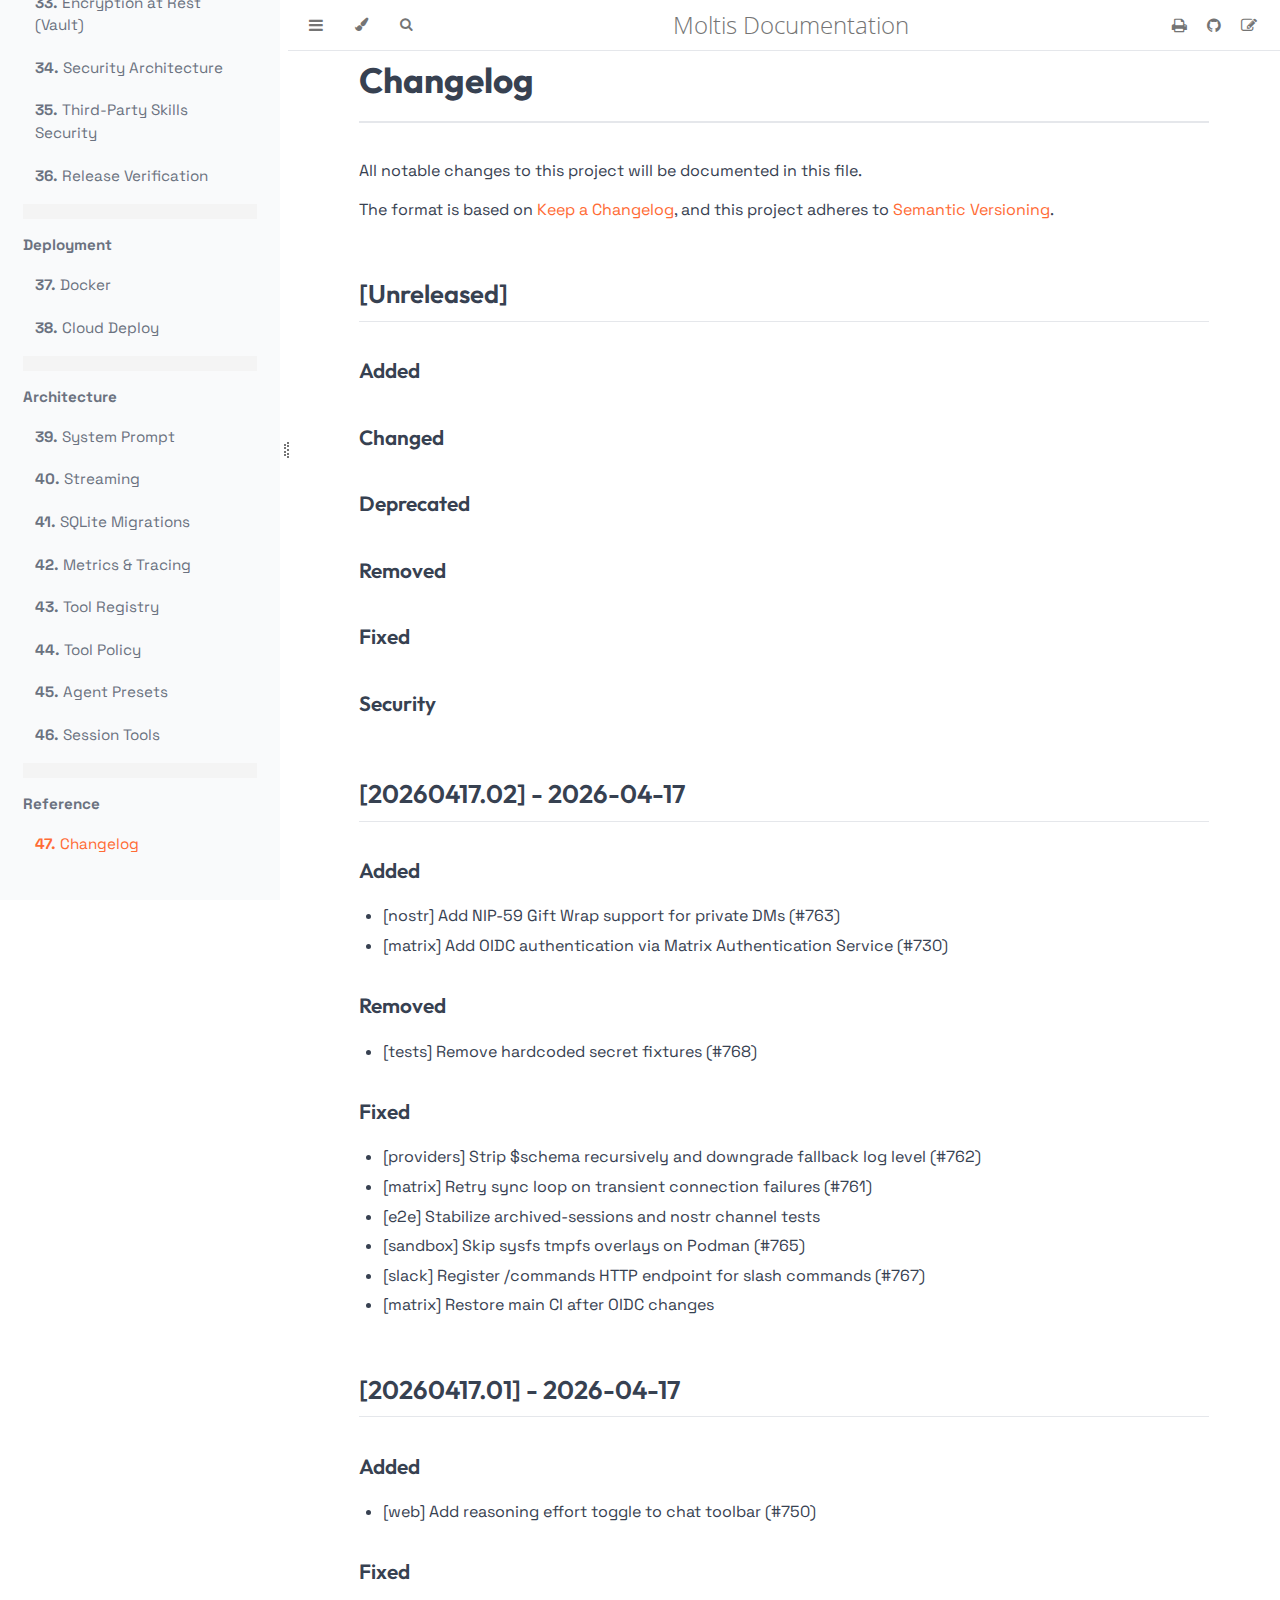
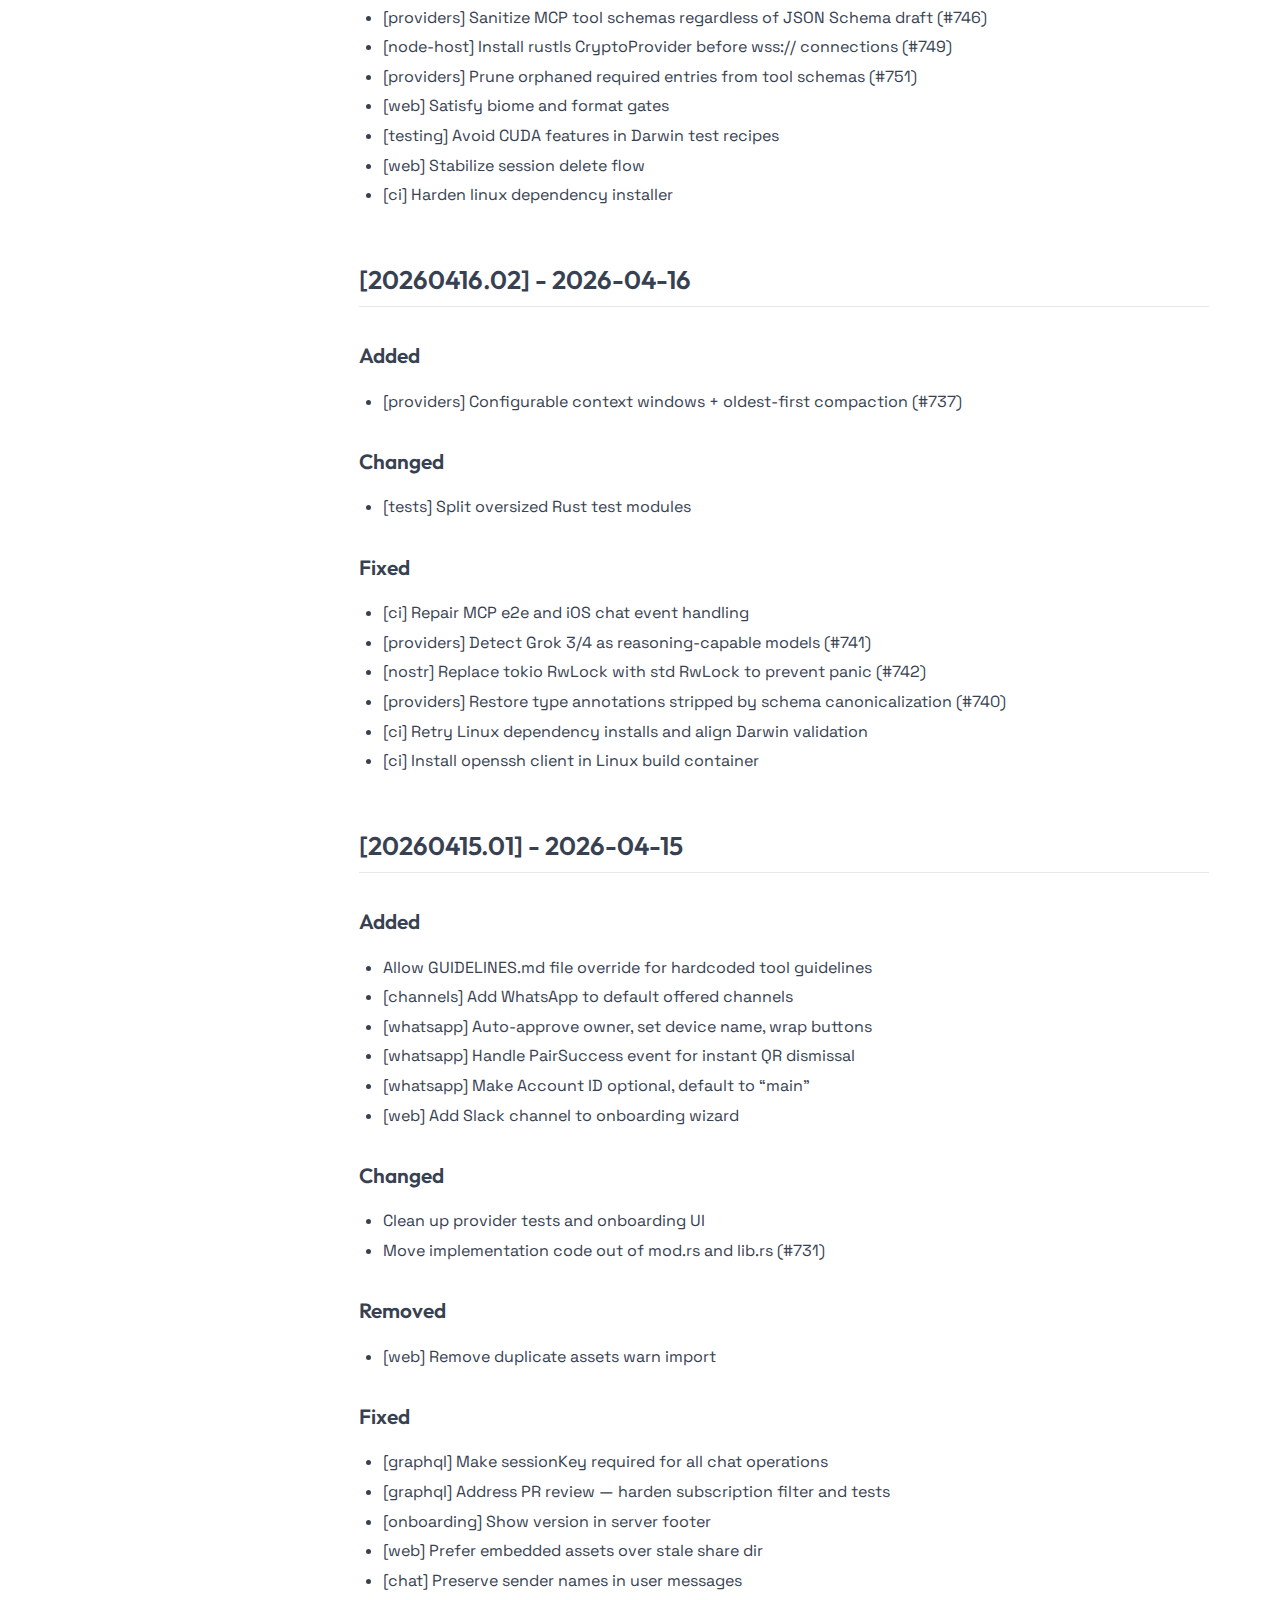
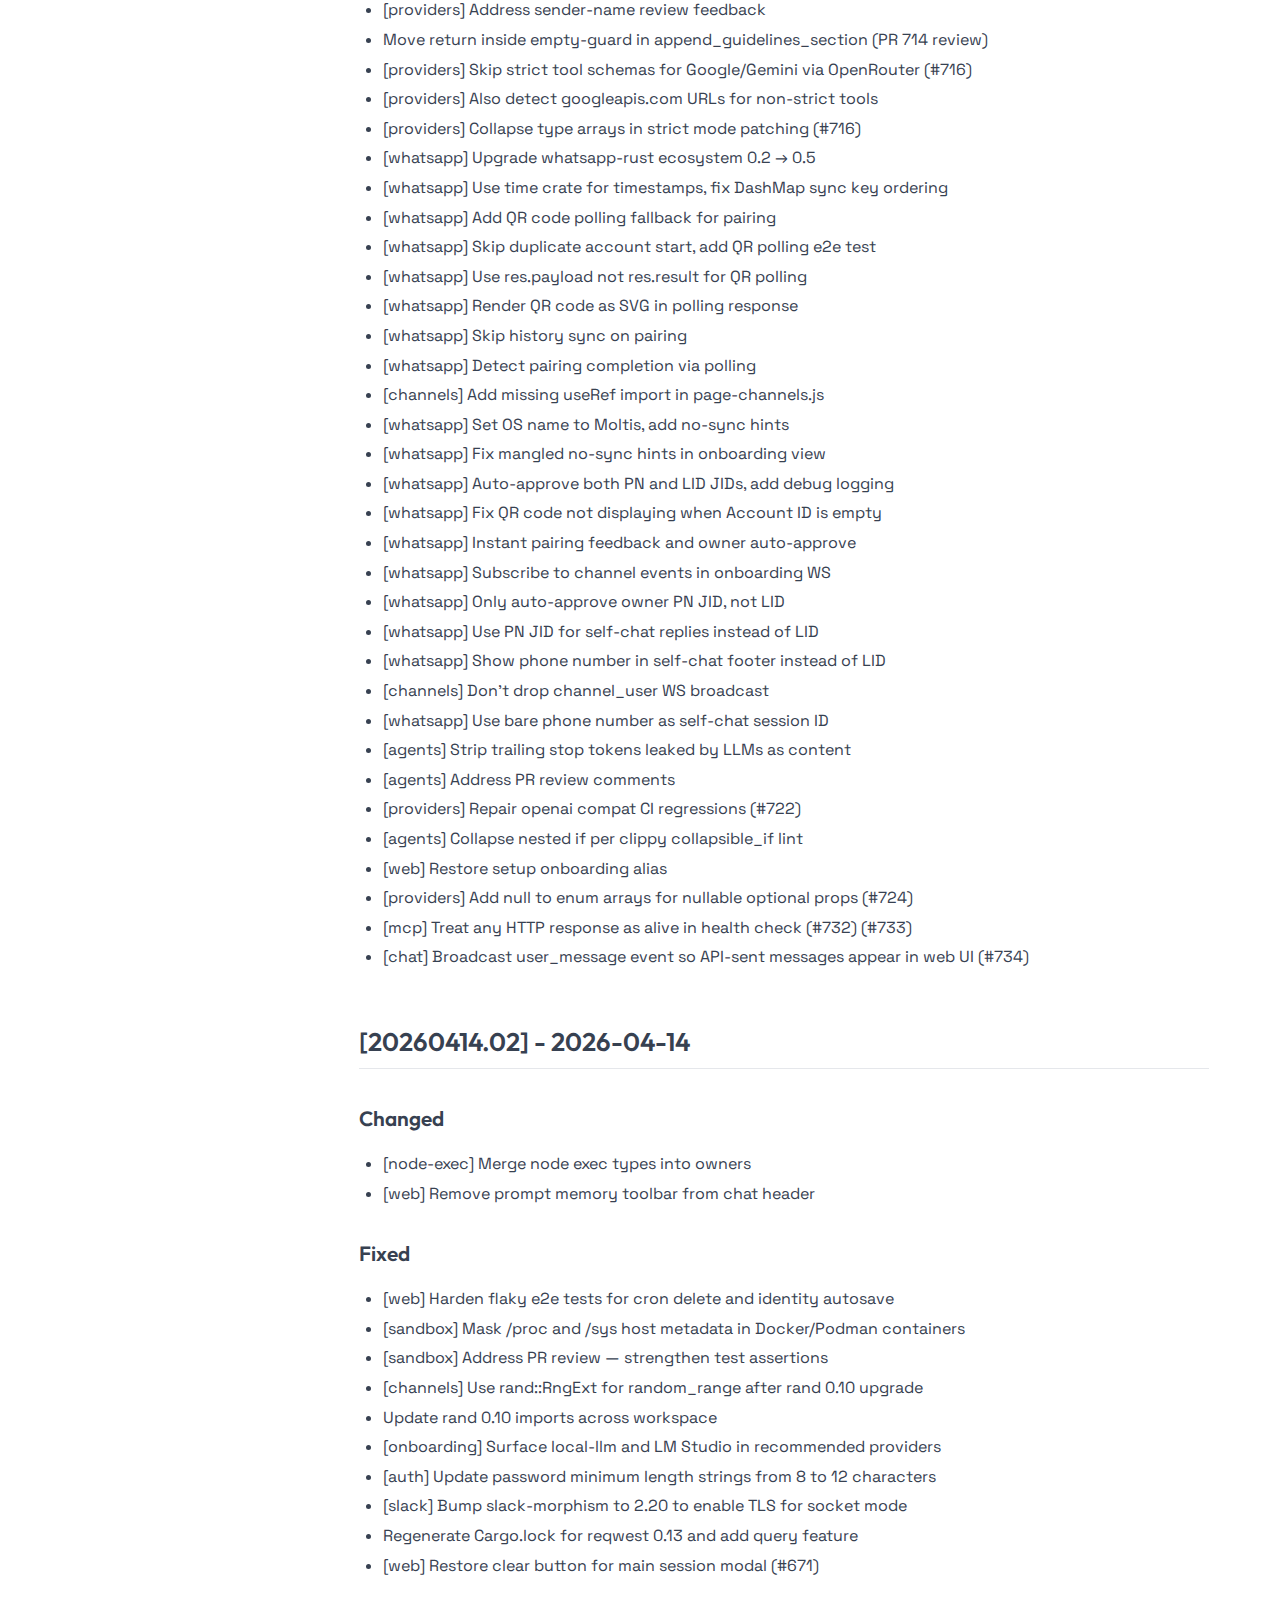
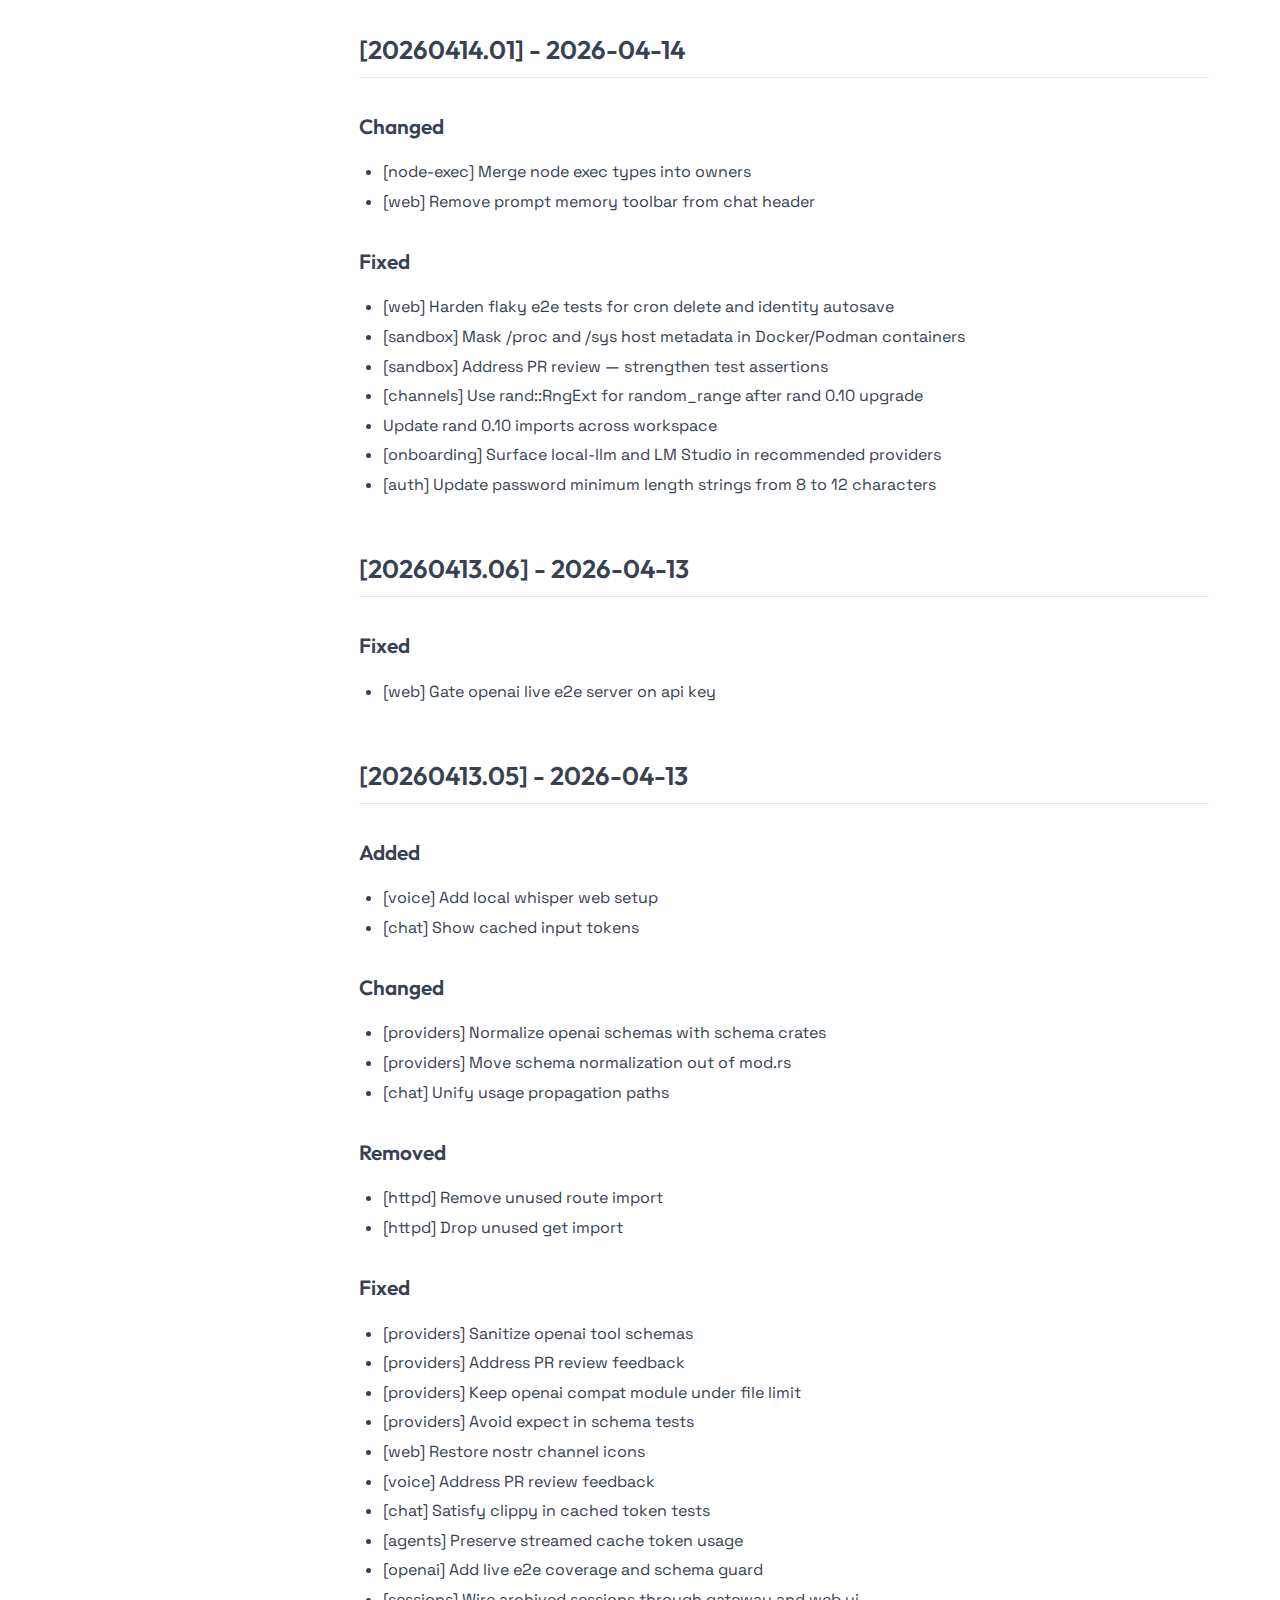
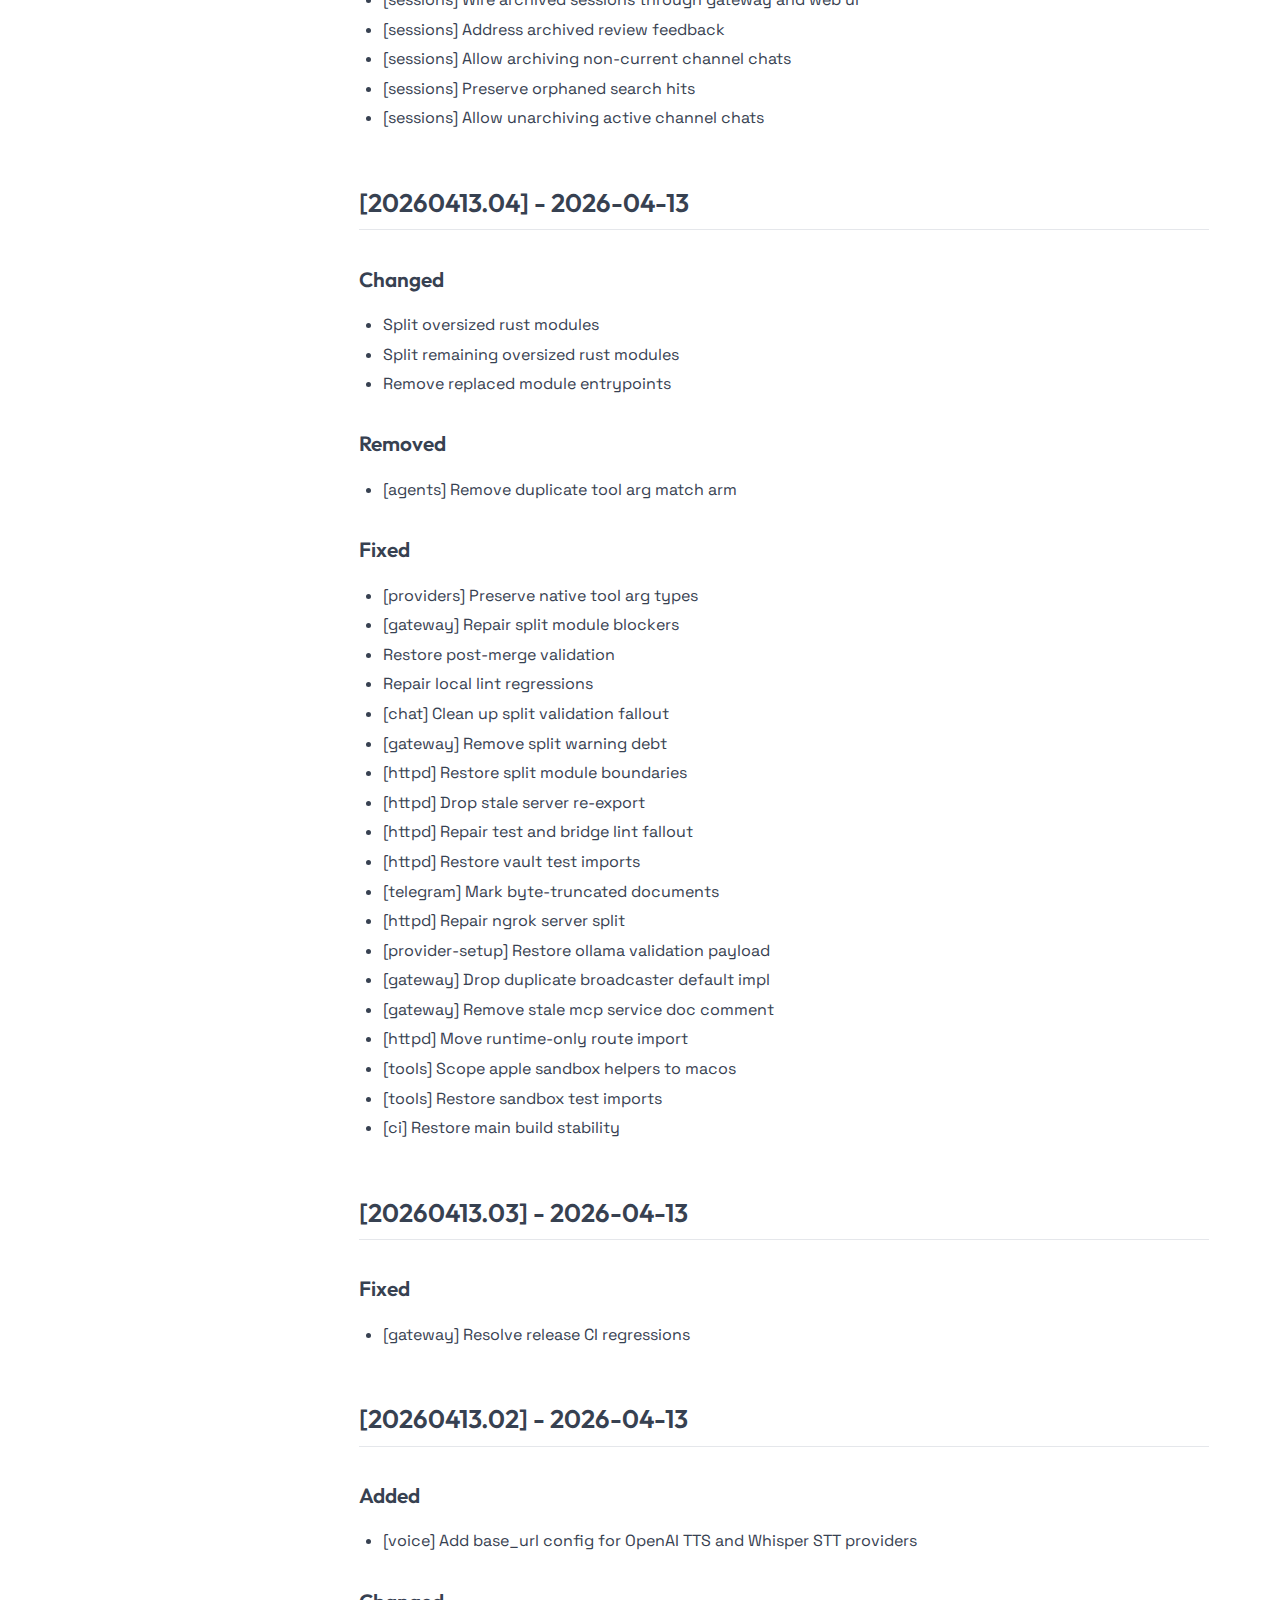
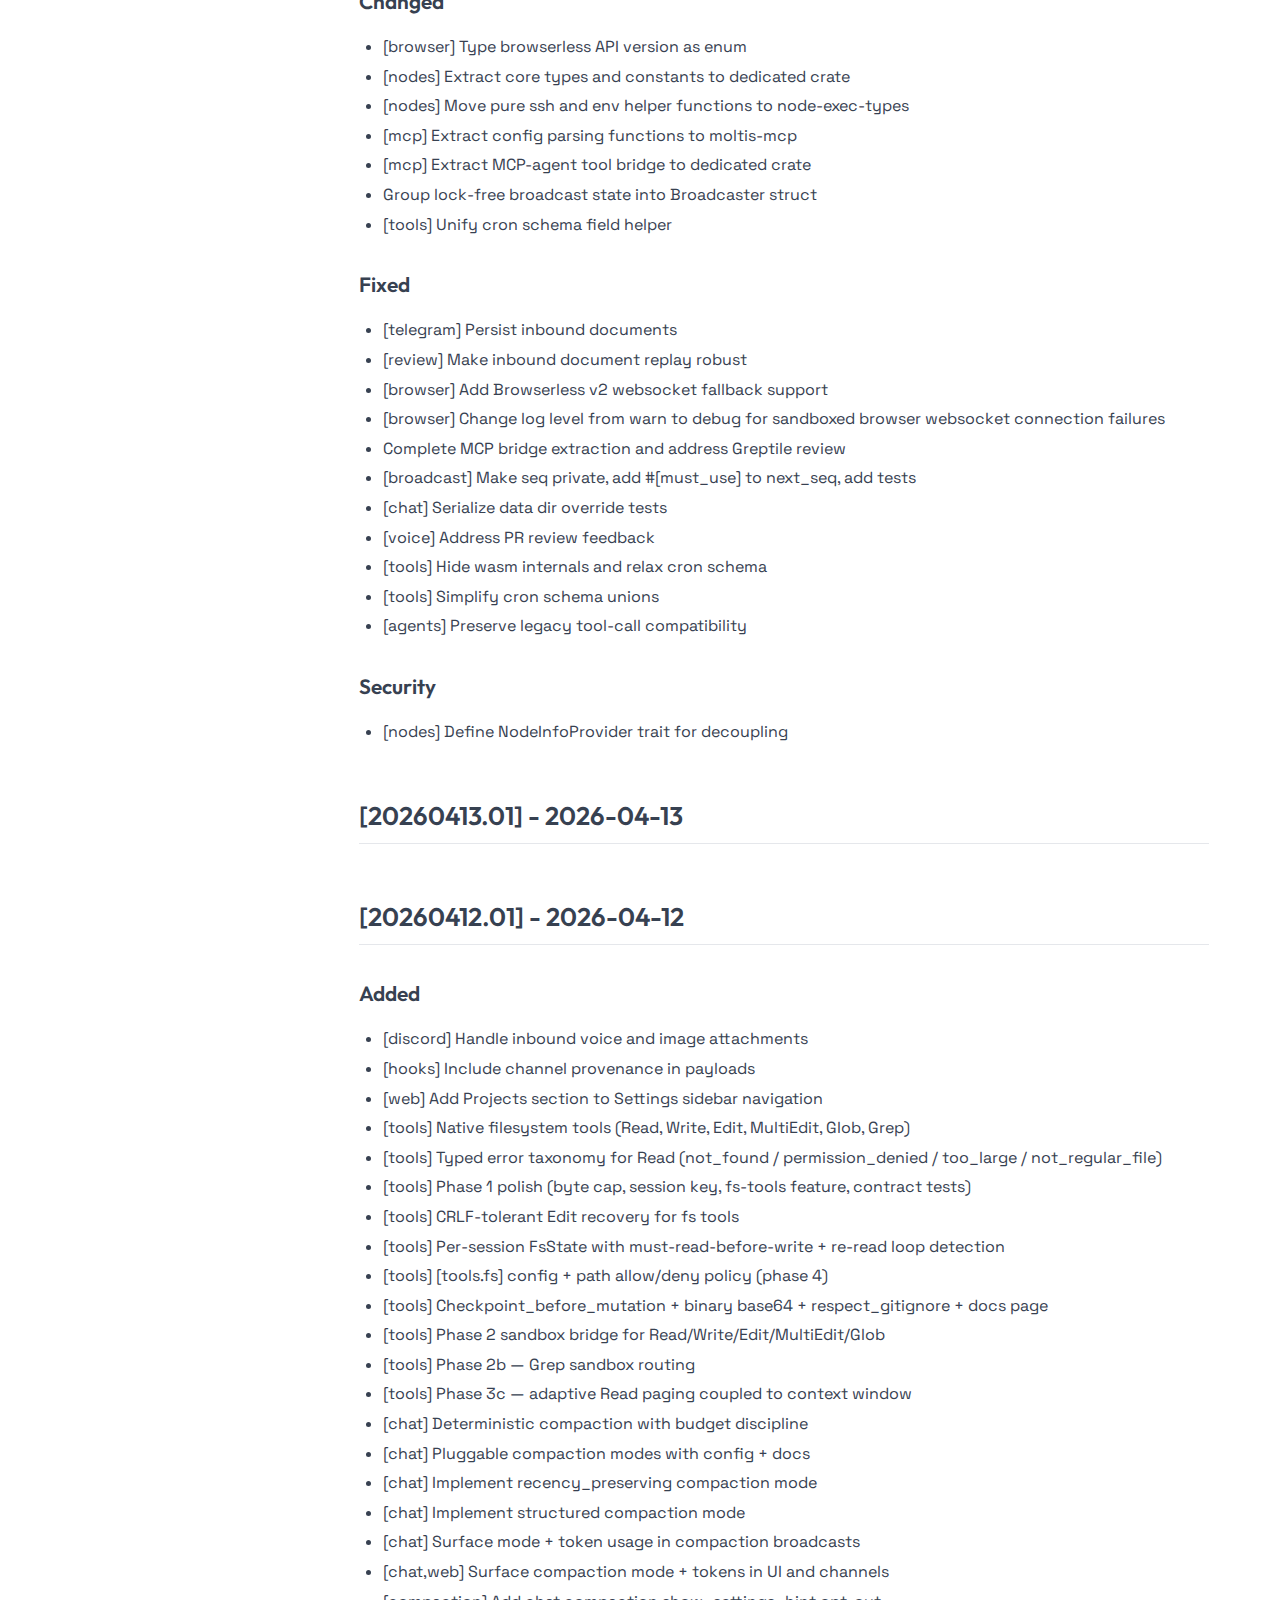
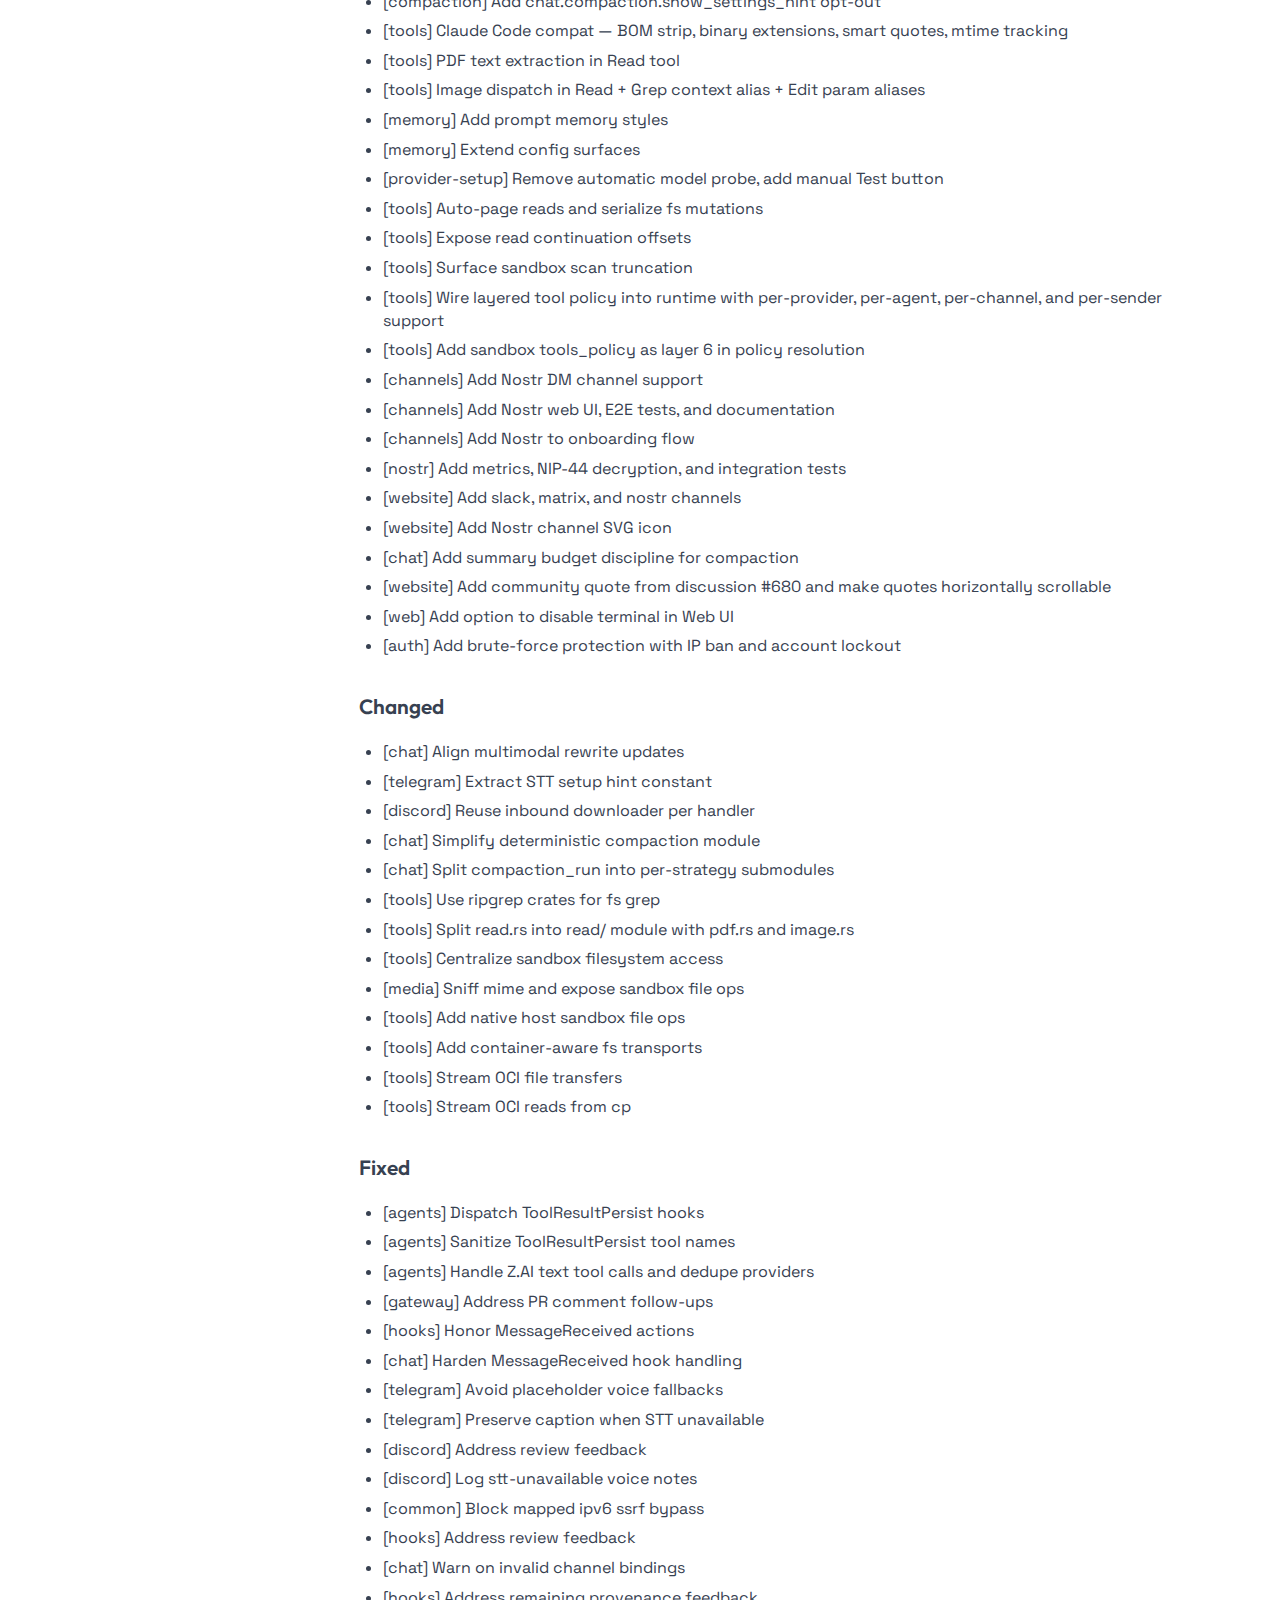
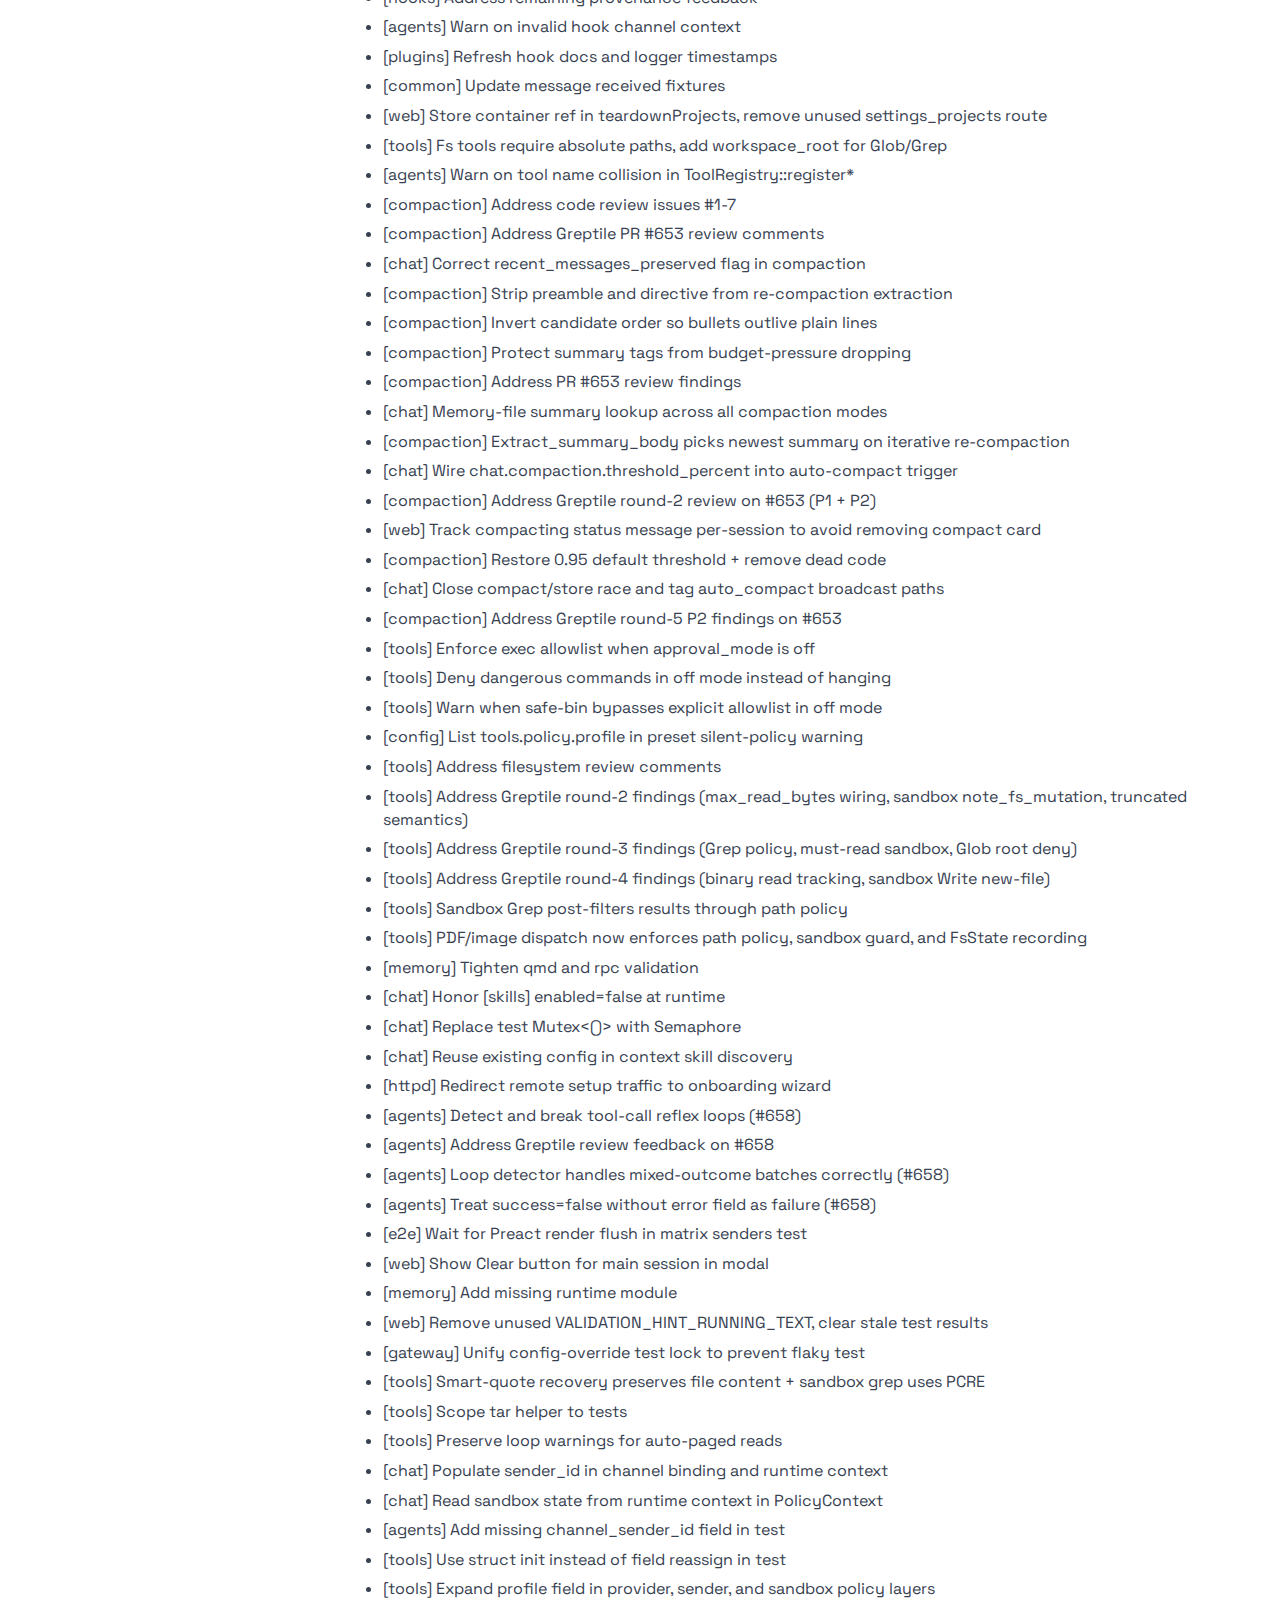
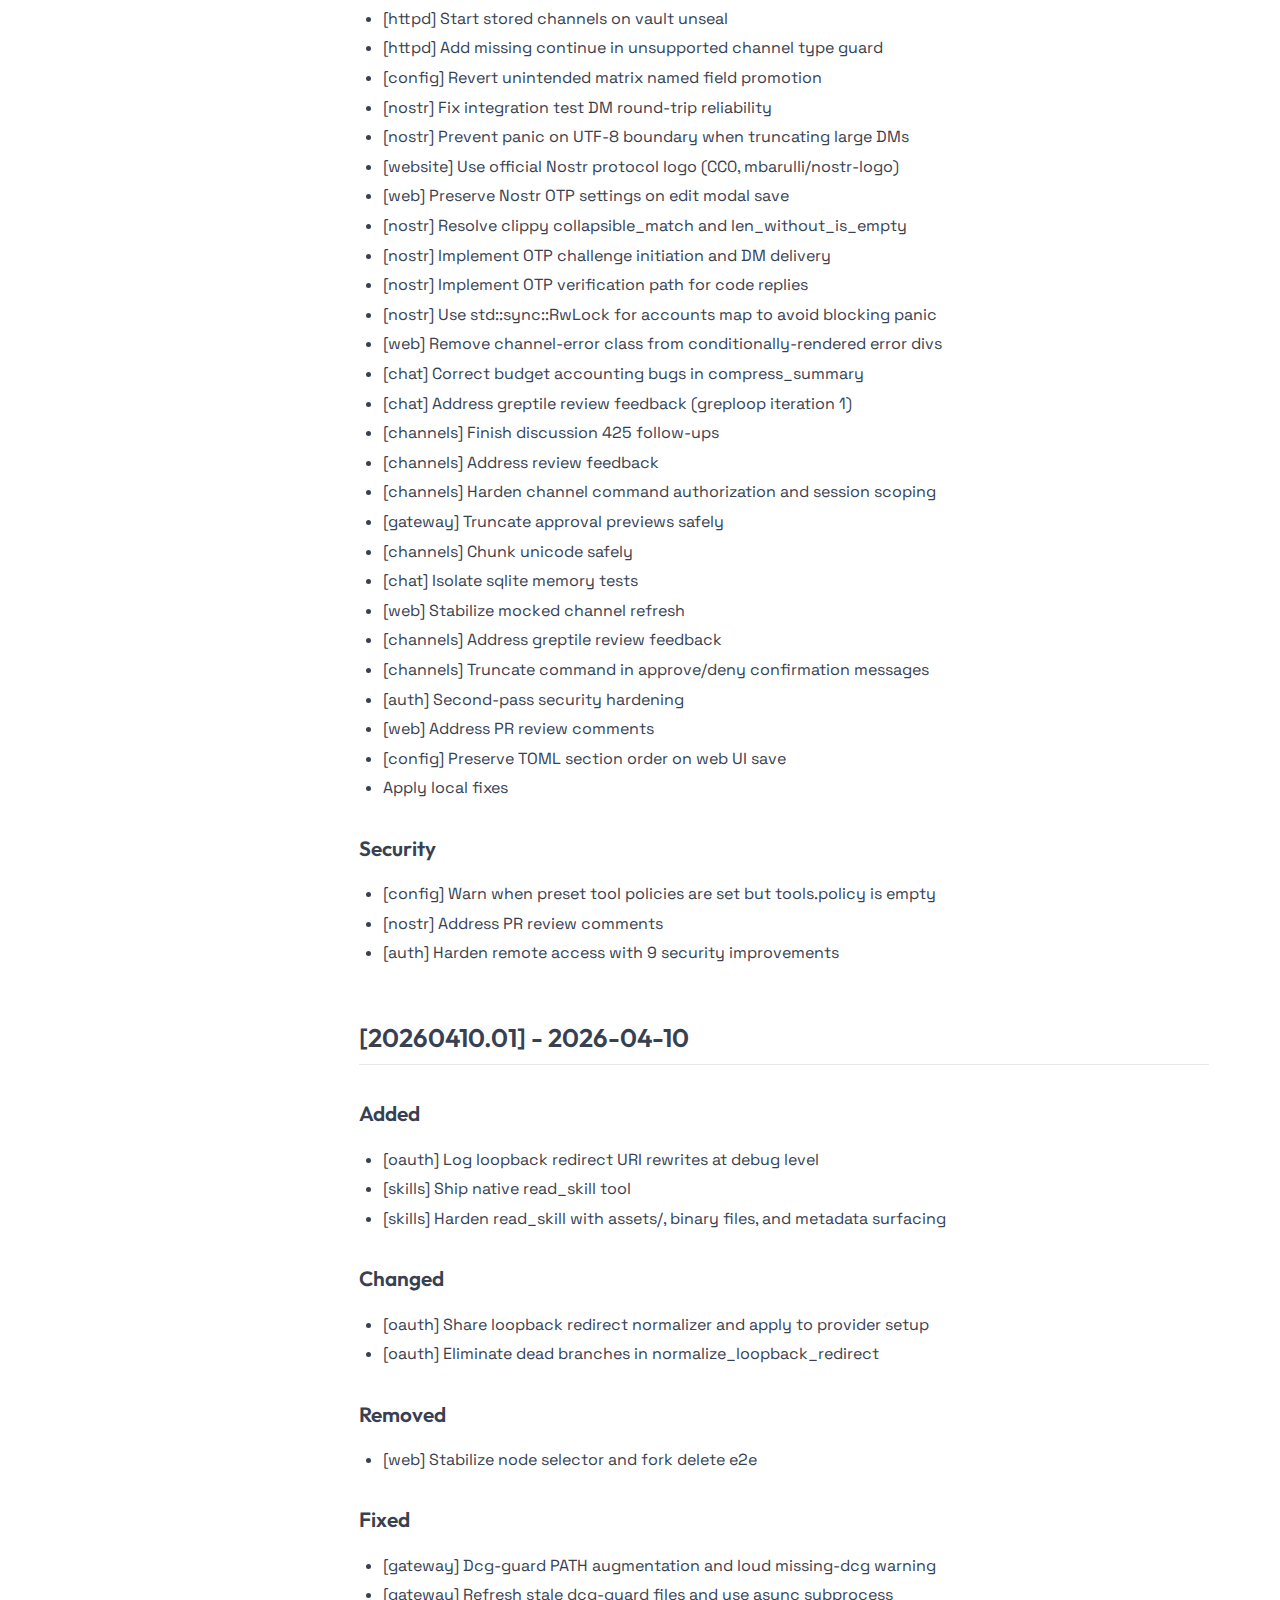
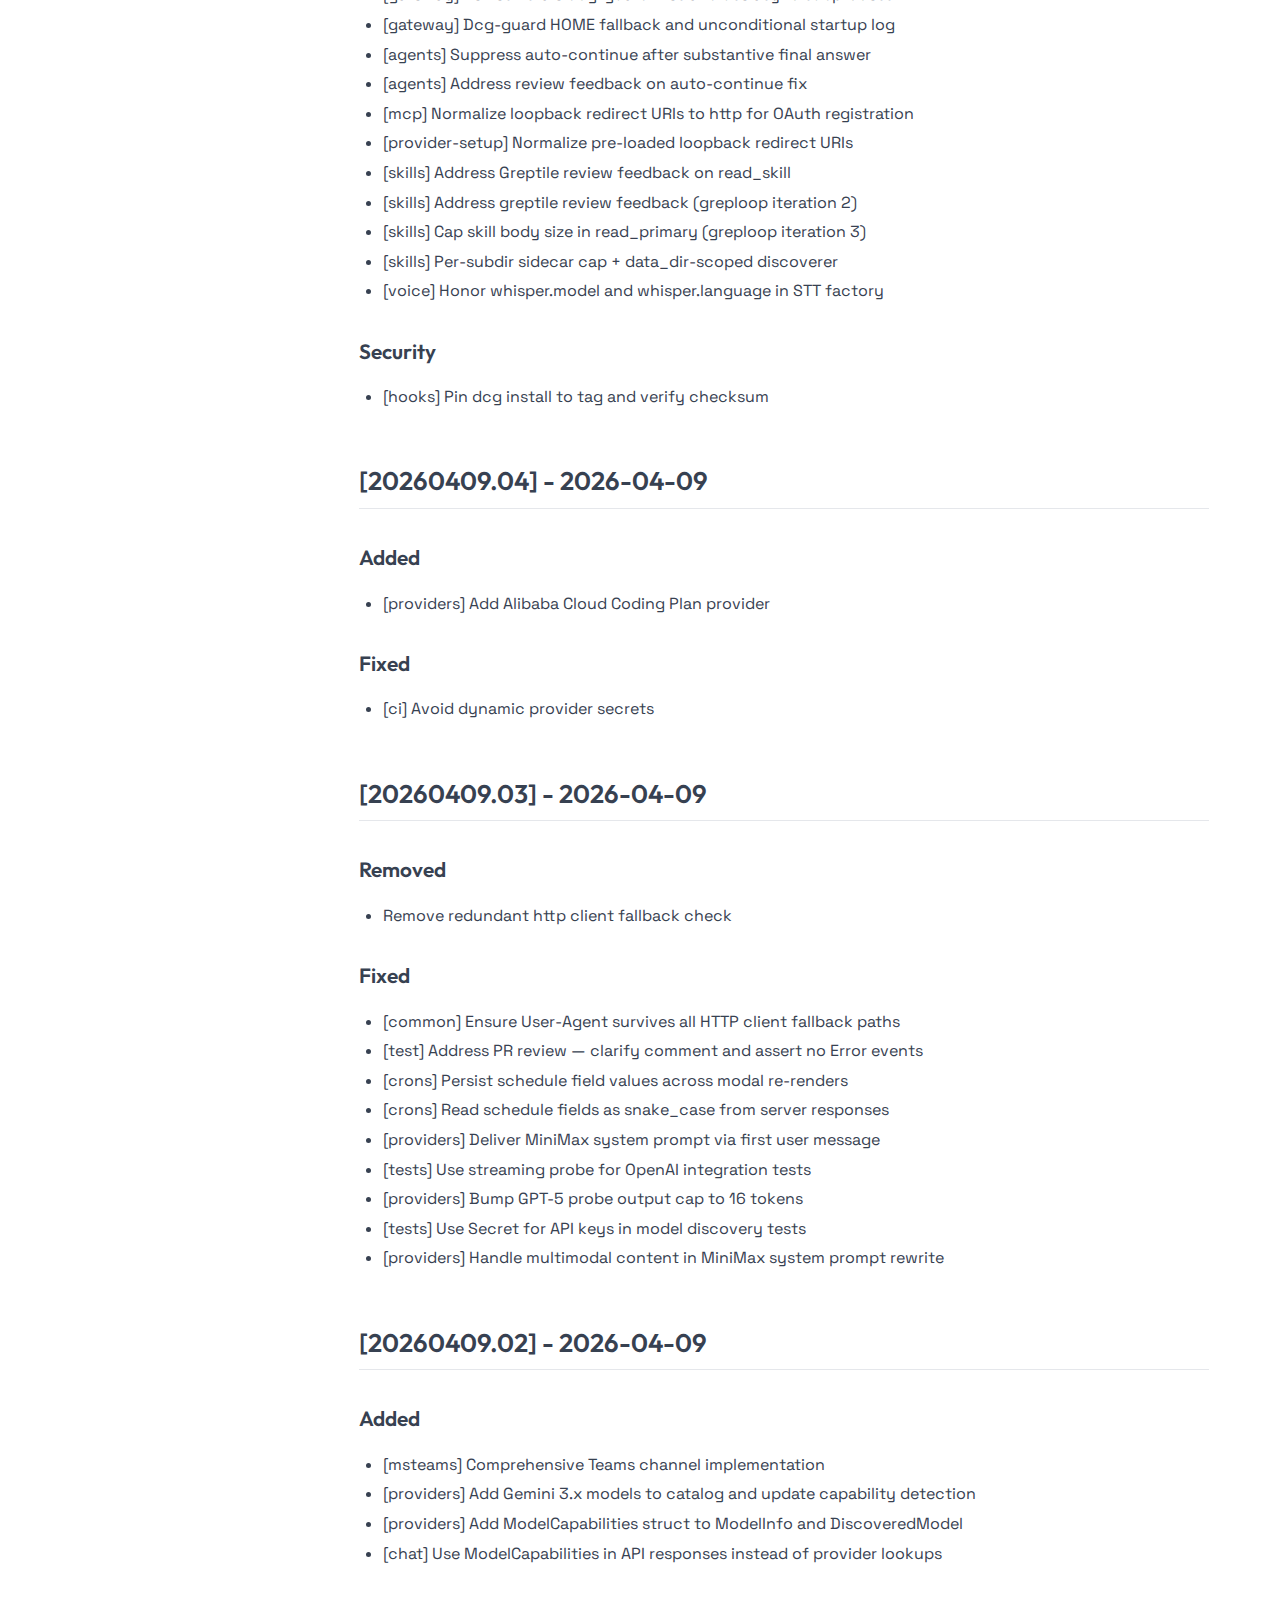
<file: changelog.html>
<!DOCTYPE HTML>
<html lang="en" class="light sidebar-visible" dir="ltr">
    <head>
        <!-- Book generated using mdBook -->
        <meta charset="UTF-8">
        <title>Changelog - Moltis Documentation</title>


        <!-- Custom HTML head -->

        <meta name="description" content="Documentation for Moltis - Your AI coding assistant">
        <meta name="viewport" content="width=device-width, initial-scale=1">
        <meta name="theme-color" content="#ffffff">

        <link rel="icon" href="favicon.svg">
        <link rel="shortcut icon" href="favicon.png">
        <link rel="stylesheet" href="css/variables.css">
        <link rel="stylesheet" href="css/general.css">
        <link rel="stylesheet" href="css/chrome.css">
        <link rel="stylesheet" href="css/print.css" media="print">

        <!-- Fonts -->
        <link rel="stylesheet" href="FontAwesome/css/font-awesome.css">
        <link rel="stylesheet" href="fonts/fonts.css">

        <!-- Highlight.js Stylesheets -->
        <link rel="stylesheet" id="highlight-css" href="highlight.css">
        <link rel="stylesheet" id="tomorrow-night-css" href="tomorrow-night.css">
        <link rel="stylesheet" id="ayu-highlight-css" href="ayu-highlight.css">

        <!-- Custom theme stylesheets -->
        <link rel="stylesheet" href="theme/admonish.css">
        <link rel="stylesheet" href="theme/custom.css">


        <!-- Provide site root and default themes to javascript -->
        <script>
            const path_to_root = "";
            const default_light_theme = "light";
            const default_dark_theme = "navy";
            window.path_to_searchindex_js = "searchindex.js";
        </script>
        <!-- Start loading toc.js asap -->
        <script src="toc.js"></script>
    </head>
    <body>
    <div id="mdbook-help-container">
        <div id="mdbook-help-popup">
            <h2 class="mdbook-help-title">Keyboard shortcuts</h2>
            <div>
                <p>Press <kbd>←</kbd> or <kbd>→</kbd> to navigate between chapters</p>
                <p>Press <kbd>S</kbd> or <kbd>/</kbd> to search in the book</p>
                <p>Press <kbd>?</kbd> to show this help</p>
                <p>Press <kbd>Esc</kbd> to hide this help</p>
            </div>
        </div>
    </div>
    <div id="body-container">
        <!-- Work around some values being stored in localStorage wrapped in quotes -->
        <script>
            try {
                let theme = localStorage.getItem('mdbook-theme');
                let sidebar = localStorage.getItem('mdbook-sidebar');

                if (theme.startsWith('"') && theme.endsWith('"')) {
                    localStorage.setItem('mdbook-theme', theme.slice(1, theme.length - 1));
                }

                if (sidebar.startsWith('"') && sidebar.endsWith('"')) {
                    localStorage.setItem('mdbook-sidebar', sidebar.slice(1, sidebar.length - 1));
                }
            } catch (e) { }
        </script>

        <!-- Set the theme before any content is loaded, prevents flash -->
        <script>
            const default_theme = window.matchMedia("(prefers-color-scheme: dark)").matches ? default_dark_theme : default_light_theme;
            let theme;
            try { theme = localStorage.getItem('mdbook-theme'); } catch(e) { }
            if (theme === null || theme === undefined) { theme = default_theme; }
            const html = document.documentElement;
            html.classList.remove('light')
            html.classList.add(theme);
            html.classList.add("js");
        </script>

        <input type="checkbox" id="sidebar-toggle-anchor" class="hidden">

        <!-- Hide / unhide sidebar before it is displayed -->
        <script>
            let sidebar = null;
            const sidebar_toggle = document.getElementById("sidebar-toggle-anchor");
            if (document.body.clientWidth >= 1080) {
                try { sidebar = localStorage.getItem('mdbook-sidebar'); } catch(e) { }
                sidebar = sidebar || 'visible';
            } else {
                sidebar = 'hidden';
                sidebar_toggle.checked = false;
            }
            if (sidebar === 'visible') {
                sidebar_toggle.checked = true;
            } else {
                html.classList.remove('sidebar-visible');
            }
        </script>

        <nav id="sidebar" class="sidebar" aria-label="Table of contents">
            <!-- populated by js -->
            <mdbook-sidebar-scrollbox class="sidebar-scrollbox"></mdbook-sidebar-scrollbox>
            <noscript>
                <iframe class="sidebar-iframe-outer" src="toc.html"></iframe>
            </noscript>
            <div id="sidebar-resize-handle" class="sidebar-resize-handle">
                <div class="sidebar-resize-indicator"></div>
            </div>
        </nav>

        <div id="page-wrapper" class="page-wrapper">

            <div class="page">
                <div id="menu-bar-hover-placeholder"></div>
                <div id="menu-bar" class="menu-bar sticky">
                    <div class="left-buttons">
                        <label id="sidebar-toggle" class="icon-button" for="sidebar-toggle-anchor" title="Toggle Table of Contents" aria-label="Toggle Table of Contents" aria-controls="sidebar">
                            <i class="fa fa-bars"></i>
                        </label>
                        <button id="theme-toggle" class="icon-button" type="button" title="Change theme" aria-label="Change theme" aria-haspopup="true" aria-expanded="false" aria-controls="theme-list">
                            <i class="fa fa-paint-brush"></i>
                        </button>
                        <ul id="theme-list" class="theme-popup" aria-label="Themes" role="menu">
                            <li role="none"><button role="menuitem" class="theme" id="default_theme">Auto</button></li>
                            <li role="none"><button role="menuitem" class="theme" id="light">Light</button></li>
                            <li role="none"><button role="menuitem" class="theme" id="rust">Rust</button></li>
                            <li role="none"><button role="menuitem" class="theme" id="coal">Coal</button></li>
                            <li role="none"><button role="menuitem" class="theme" id="navy">Navy</button></li>
                            <li role="none"><button role="menuitem" class="theme" id="ayu">Ayu</button></li>
                        </ul>
                        <button id="search-toggle" class="icon-button" type="button" title="Search (`/`)" aria-label="Toggle Searchbar" aria-expanded="false" aria-keyshortcuts="/ s" aria-controls="searchbar">
                            <i class="fa fa-search"></i>
                        </button>
                    </div>

                    <h1 class="menu-title">Moltis Documentation</h1>

                    <div class="right-buttons">
                        <a href="print.html" title="Print this book" aria-label="Print this book">
                            <i id="print-button" class="fa fa-print"></i>
                        </a>
                        <a href="https://github.com/moltis-org/moltis" title="Git repository" aria-label="Git repository">
                            <i id="git-repository-button" class="fa fa-github"></i>
                        </a>
                        <a href="https://github.com/moltis-org/moltis/edit/main/docs/src/src/changelog.md" title="Suggest an edit" aria-label="Suggest an edit" rel="edit">
                            <i id="git-edit-button" class="fa fa-edit"></i>
                        </a>

                    </div>
                </div>

                <div id="search-wrapper" class="hidden">
                    <form id="searchbar-outer" class="searchbar-outer">
                        <div class="search-wrapper">
                            <input type="search" id="searchbar" name="searchbar" placeholder="Search this book ..." aria-controls="searchresults-outer" aria-describedby="searchresults-header">
                            <div class="spinner-wrapper">
                                <i class="fa fa-spinner fa-spin"></i>
                            </div>
                        </div>
                    </form>
                    <div id="searchresults-outer" class="searchresults-outer hidden">
                        <div id="searchresults-header" class="searchresults-header"></div>
                        <ul id="searchresults">
                        </ul>
                    </div>
                </div>

                <!-- Apply ARIA attributes after the sidebar and the sidebar toggle button are added to the DOM -->
                <script>
                    document.getElementById('sidebar-toggle').setAttribute('aria-expanded', sidebar === 'visible');
                    document.getElementById('sidebar').setAttribute('aria-hidden', sidebar !== 'visible');
                    Array.from(document.querySelectorAll('#sidebar a')).forEach(function(link) {
                        link.setAttribute('tabIndex', sidebar === 'visible' ? 0 : -1);
                    });
                </script>

                <div id="content" class="content">
                    <main>
                        <h1 id="changelog"><a class="header" href="#changelog">Changelog</a></h1>
<p>All notable changes to this project will be documented in this file.</p>
<p>The format is based on <a href="https://keepachangelog.com/en/1.1.0/">Keep a Changelog</a>,
and this project adheres to <a href="https://semver.org/spec/v2.0.0.html">Semantic Versioning</a>.</p>
<h2 id="unreleased"><a class="header" href="#unreleased">[Unreleased]</a></h2>
<h3 id="added"><a class="header" href="#added">Added</a></h3>
<h3 id="changed"><a class="header" href="#changed">Changed</a></h3>
<h3 id="deprecated"><a class="header" href="#deprecated">Deprecated</a></h3>
<h3 id="removed"><a class="header" href="#removed">Removed</a></h3>
<h3 id="fixed"><a class="header" href="#fixed">Fixed</a></h3>
<h3 id="security"><a class="header" href="#security">Security</a></h3>
<h2 id="2026041702---2026-04-17"><a class="header" href="#2026041702---2026-04-17">[20260417.02] - 2026-04-17</a></h2>
<h3 id="added-1"><a class="header" href="#added-1">Added</a></h3>
<ul>
<li>[nostr] Add NIP-59 Gift Wrap support for private DMs (#763)</li>
<li>[matrix] Add OIDC authentication via Matrix Authentication Service (#730)</li>
</ul>
<h3 id="removed-1"><a class="header" href="#removed-1">Removed</a></h3>
<ul>
<li>[tests] Remove hardcoded secret fixtures (#768)</li>
</ul>
<h3 id="fixed-1"><a class="header" href="#fixed-1">Fixed</a></h3>
<ul>
<li>[providers] Strip $schema recursively and downgrade fallback log level (#762)</li>
<li>[matrix] Retry sync loop on transient connection failures (#761)</li>
<li>[e2e] Stabilize archived-sessions and nostr channel tests</li>
<li>[sandbox] Skip sysfs tmpfs overlays on Podman (#765)</li>
<li>[slack] Register /commands HTTP endpoint for slash commands (#767)</li>
<li>[matrix] Restore main CI after OIDC changes</li>
</ul>
<h2 id="2026041701---2026-04-17"><a class="header" href="#2026041701---2026-04-17">[20260417.01] - 2026-04-17</a></h2>
<h3 id="added-2"><a class="header" href="#added-2">Added</a></h3>
<ul>
<li>[web] Add reasoning effort toggle to chat toolbar (#750)</li>
</ul>
<h3 id="fixed-2"><a class="header" href="#fixed-2">Fixed</a></h3>
<ul>
<li>[providers] Sanitize MCP tool schemas regardless of JSON Schema draft (#746)</li>
<li>[node-host] Install rustls CryptoProvider before wss:// connections (#749)</li>
<li>[providers] Prune orphaned required entries from tool schemas (#751)</li>
<li>[web] Satisfy biome and format gates</li>
<li>[testing] Avoid CUDA features in Darwin test recipes</li>
<li>[web] Stabilize session delete flow</li>
<li>[ci] Harden linux dependency installer</li>
</ul>
<h2 id="2026041602---2026-04-16"><a class="header" href="#2026041602---2026-04-16">[20260416.02] - 2026-04-16</a></h2>
<h3 id="added-3"><a class="header" href="#added-3">Added</a></h3>
<ul>
<li>[providers] Configurable context windows + oldest-first compaction (#737)</li>
</ul>
<h3 id="changed-1"><a class="header" href="#changed-1">Changed</a></h3>
<ul>
<li>[tests] Split oversized Rust test modules</li>
</ul>
<h3 id="fixed-3"><a class="header" href="#fixed-3">Fixed</a></h3>
<ul>
<li>[ci] Repair MCP e2e and iOS chat event handling</li>
<li>[providers] Detect Grok 3/4 as reasoning-capable models (#741)</li>
<li>[nostr] Replace tokio RwLock with std RwLock to prevent panic (#742)</li>
<li>[providers] Restore type annotations stripped by schema canonicalization (#740)</li>
<li>[ci] Retry Linux dependency installs and align Darwin validation</li>
<li>[ci] Install openssh client in Linux build container</li>
</ul>
<h2 id="2026041501---2026-04-15"><a class="header" href="#2026041501---2026-04-15">[20260415.01] - 2026-04-15</a></h2>
<h3 id="added-4"><a class="header" href="#added-4">Added</a></h3>
<ul>
<li>Allow GUIDELINES.md file override for hardcoded tool guidelines</li>
<li>[channels] Add WhatsApp to default offered channels</li>
<li>[whatsapp] Auto-approve owner, set device name, wrap buttons</li>
<li>[whatsapp] Handle PairSuccess event for instant QR dismissal</li>
<li>[whatsapp] Make Account ID optional, default to “main”</li>
<li>[web] Add Slack channel to onboarding wizard</li>
</ul>
<h3 id="changed-2"><a class="header" href="#changed-2">Changed</a></h3>
<ul>
<li>Clean up provider tests and onboarding UI</li>
<li>Move implementation code out of mod.rs and lib.rs (#731)</li>
</ul>
<h3 id="removed-2"><a class="header" href="#removed-2">Removed</a></h3>
<ul>
<li>[web] Remove duplicate assets warn import</li>
</ul>
<h3 id="fixed-4"><a class="header" href="#fixed-4">Fixed</a></h3>
<ul>
<li>[graphql] Make sessionKey required for all chat operations</li>
<li>[graphql] Address PR review — harden subscription filter and tests</li>
<li>[onboarding] Show version in server footer</li>
<li>[web] Prefer embedded assets over stale share dir</li>
<li>[chat] Preserve sender names in user messages</li>
<li>[providers] Address sender-name review feedback</li>
<li>Move return inside empty-guard in append_guidelines_section (PR 714 review)</li>
<li>[providers] Skip strict tool schemas for Google/Gemini via OpenRouter (#716)</li>
<li>[providers] Also detect googleapis.com URLs for non-strict tools</li>
<li>[providers] Collapse type arrays in strict mode patching (#716)</li>
<li>[whatsapp] Upgrade whatsapp-rust ecosystem 0.2 → 0.5</li>
<li>[whatsapp] Use time crate for timestamps, fix DashMap sync key ordering</li>
<li>[whatsapp] Add QR code polling fallback for pairing</li>
<li>[whatsapp] Skip duplicate account start, add QR polling e2e test</li>
<li>[whatsapp] Use res.payload not res.result for QR polling</li>
<li>[whatsapp] Render QR code as SVG in polling response</li>
<li>[whatsapp] Skip history sync on pairing</li>
<li>[whatsapp] Detect pairing completion via polling</li>
<li>[channels] Add missing useRef import in page-channels.js</li>
<li>[whatsapp] Set OS name to Moltis, add no-sync hints</li>
<li>[whatsapp] Fix mangled no-sync hints in onboarding view</li>
<li>[whatsapp] Auto-approve both PN and LID JIDs, add debug logging</li>
<li>[whatsapp] Fix QR code not displaying when Account ID is empty</li>
<li>[whatsapp] Instant pairing feedback and owner auto-approve</li>
<li>[whatsapp] Subscribe to channel events in onboarding WS</li>
<li>[whatsapp] Only auto-approve owner PN JID, not LID</li>
<li>[whatsapp] Use PN JID for self-chat replies instead of LID</li>
<li>[whatsapp] Show phone number in self-chat footer instead of LID</li>
<li>[channels] Don’t drop channel_user WS broadcast</li>
<li>[whatsapp] Use bare phone number as self-chat session ID</li>
<li>[agents] Strip trailing stop tokens leaked by LLMs as content</li>
<li>[agents] Address PR review comments</li>
<li>[providers] Repair openai compat CI regressions (#722)</li>
<li>[agents] Collapse nested if per clippy collapsible_if lint</li>
<li>[web] Restore setup onboarding alias</li>
<li>[providers] Add null to enum arrays for nullable optional props (#724)</li>
<li>[mcp] Treat any HTTP response as alive in health check (#732) (#733)</li>
<li>[chat] Broadcast user_message event so API-sent messages appear in web UI (#734)</li>
</ul>
<h2 id="2026041402---2026-04-14"><a class="header" href="#2026041402---2026-04-14">[20260414.02] - 2026-04-14</a></h2>
<h3 id="changed-3"><a class="header" href="#changed-3">Changed</a></h3>
<ul>
<li>[node-exec] Merge node exec types into owners</li>
<li>[web] Remove prompt memory toolbar from chat header</li>
</ul>
<h3 id="fixed-5"><a class="header" href="#fixed-5">Fixed</a></h3>
<ul>
<li>[web] Harden flaky e2e tests for cron delete and identity autosave</li>
<li>[sandbox] Mask /proc and /sys host metadata in Docker/Podman containers</li>
<li>[sandbox] Address PR review — strengthen test assertions</li>
<li>[channels] Use rand::RngExt for random_range after rand 0.10 upgrade</li>
<li>Update rand 0.10 imports across workspace</li>
<li>[onboarding] Surface local-llm and LM Studio in recommended providers</li>
<li>[auth] Update password minimum length strings from 8 to 12 characters</li>
<li>[slack] Bump slack-morphism to 2.20 to enable TLS for socket mode</li>
<li>Regenerate Cargo.lock for reqwest 0.13 and add query feature</li>
<li>[web] Restore clear button for main session modal (#671)</li>
</ul>
<h2 id="2026041401---2026-04-14"><a class="header" href="#2026041401---2026-04-14">[20260414.01] - 2026-04-14</a></h2>
<h3 id="changed-4"><a class="header" href="#changed-4">Changed</a></h3>
<ul>
<li>[node-exec] Merge node exec types into owners</li>
<li>[web] Remove prompt memory toolbar from chat header</li>
</ul>
<h3 id="fixed-6"><a class="header" href="#fixed-6">Fixed</a></h3>
<ul>
<li>[web] Harden flaky e2e tests for cron delete and identity autosave</li>
<li>[sandbox] Mask /proc and /sys host metadata in Docker/Podman containers</li>
<li>[sandbox] Address PR review — strengthen test assertions</li>
<li>[channels] Use rand::RngExt for random_range after rand 0.10 upgrade</li>
<li>Update rand 0.10 imports across workspace</li>
<li>[onboarding] Surface local-llm and LM Studio in recommended providers</li>
<li>[auth] Update password minimum length strings from 8 to 12 characters</li>
</ul>
<h2 id="2026041306---2026-04-13"><a class="header" href="#2026041306---2026-04-13">[20260413.06] - 2026-04-13</a></h2>
<h3 id="fixed-7"><a class="header" href="#fixed-7">Fixed</a></h3>
<ul>
<li>[web] Gate openai live e2e server on api key</li>
</ul>
<h2 id="2026041305---2026-04-13"><a class="header" href="#2026041305---2026-04-13">[20260413.05] - 2026-04-13</a></h2>
<h3 id="added-5"><a class="header" href="#added-5">Added</a></h3>
<ul>
<li>[voice] Add local whisper web setup</li>
<li>[chat] Show cached input tokens</li>
</ul>
<h3 id="changed-5"><a class="header" href="#changed-5">Changed</a></h3>
<ul>
<li>[providers] Normalize openai schemas with schema crates</li>
<li>[providers] Move schema normalization out of mod.rs</li>
<li>[chat] Unify usage propagation paths</li>
</ul>
<h3 id="removed-3"><a class="header" href="#removed-3">Removed</a></h3>
<ul>
<li>[httpd] Remove unused route import</li>
<li>[httpd] Drop unused get import</li>
</ul>
<h3 id="fixed-8"><a class="header" href="#fixed-8">Fixed</a></h3>
<ul>
<li>[providers] Sanitize openai tool schemas</li>
<li>[providers] Address PR review feedback</li>
<li>[providers] Keep openai compat module under file limit</li>
<li>[providers] Avoid expect in schema tests</li>
<li>[web] Restore nostr channel icons</li>
<li>[voice] Address PR review feedback</li>
<li>[chat] Satisfy clippy in cached token tests</li>
<li>[agents] Preserve streamed cache token usage</li>
<li>[openai] Add live e2e coverage and schema guard</li>
<li>[sessions] Wire archived sessions through gateway and web ui</li>
<li>[sessions] Address archived review feedback</li>
<li>[sessions] Allow archiving non-current channel chats</li>
<li>[sessions] Preserve orphaned search hits</li>
<li>[sessions] Allow unarchiving active channel chats</li>
</ul>
<h2 id="2026041304---2026-04-13"><a class="header" href="#2026041304---2026-04-13">[20260413.04] - 2026-04-13</a></h2>
<h3 id="changed-6"><a class="header" href="#changed-6">Changed</a></h3>
<ul>
<li>Split oversized rust modules</li>
<li>Split remaining oversized rust modules</li>
<li>Remove replaced module entrypoints</li>
</ul>
<h3 id="removed-4"><a class="header" href="#removed-4">Removed</a></h3>
<ul>
<li>[agents] Remove duplicate tool arg match arm</li>
</ul>
<h3 id="fixed-9"><a class="header" href="#fixed-9">Fixed</a></h3>
<ul>
<li>[providers] Preserve native tool arg types</li>
<li>[gateway] Repair split module blockers</li>
<li>Restore post-merge validation</li>
<li>Repair local lint regressions</li>
<li>[chat] Clean up split validation fallout</li>
<li>[gateway] Remove split warning debt</li>
<li>[httpd] Restore split module boundaries</li>
<li>[httpd] Drop stale server re-export</li>
<li>[httpd] Repair test and bridge lint fallout</li>
<li>[httpd] Restore vault test imports</li>
<li>[telegram] Mark byte-truncated documents</li>
<li>[httpd] Repair ngrok server split</li>
<li>[provider-setup] Restore ollama validation payload</li>
<li>[gateway] Drop duplicate broadcaster default impl</li>
<li>[gateway] Remove stale mcp service doc comment</li>
<li>[httpd] Move runtime-only route import</li>
<li>[tools] Scope apple sandbox helpers to macos</li>
<li>[tools] Restore sandbox test imports</li>
<li>[ci] Restore main build stability</li>
</ul>
<h2 id="2026041303---2026-04-13"><a class="header" href="#2026041303---2026-04-13">[20260413.03] - 2026-04-13</a></h2>
<h3 id="fixed-10"><a class="header" href="#fixed-10">Fixed</a></h3>
<ul>
<li>[gateway] Resolve release CI regressions</li>
</ul>
<h2 id="2026041302---2026-04-13"><a class="header" href="#2026041302---2026-04-13">[20260413.02] - 2026-04-13</a></h2>
<h3 id="added-6"><a class="header" href="#added-6">Added</a></h3>
<ul>
<li>[voice] Add base_url config for OpenAI TTS and Whisper STT providers</li>
</ul>
<h3 id="changed-7"><a class="header" href="#changed-7">Changed</a></h3>
<ul>
<li>[browser] Type browserless API version as enum</li>
<li>[nodes] Extract core types and constants to dedicated crate</li>
<li>[nodes] Move pure ssh and env helper functions to node-exec-types</li>
<li>[mcp] Extract config parsing functions to moltis-mcp</li>
<li>[mcp] Extract MCP-agent tool bridge to dedicated crate</li>
<li>Group lock-free broadcast state into Broadcaster struct</li>
<li>[tools] Unify cron schema field helper</li>
</ul>
<h3 id="fixed-11"><a class="header" href="#fixed-11">Fixed</a></h3>
<ul>
<li>[telegram] Persist inbound documents</li>
<li>[review] Make inbound document replay robust</li>
<li>[browser] Add Browserless v2 websocket fallback support</li>
<li>[browser] Change log level from warn to debug for sandboxed browser websocket connection failures</li>
<li>Complete MCP bridge extraction and address Greptile review</li>
<li>[broadcast] Make seq private, add #[must_use] to next_seq, add tests</li>
<li>[chat] Serialize data dir override tests</li>
<li>[voice] Address PR review feedback</li>
<li>[tools] Hide wasm internals and relax cron schema</li>
<li>[tools] Simplify cron schema unions</li>
<li>[agents] Preserve legacy tool-call compatibility</li>
</ul>
<h3 id="security-1"><a class="header" href="#security-1">Security</a></h3>
<ul>
<li>[nodes] Define NodeInfoProvider trait for decoupling</li>
</ul>
<h2 id="2026041301---2026-04-13"><a class="header" href="#2026041301---2026-04-13">[20260413.01] - 2026-04-13</a></h2>
<h2 id="2026041201---2026-04-12"><a class="header" href="#2026041201---2026-04-12">[20260412.01] - 2026-04-12</a></h2>
<h3 id="added-7"><a class="header" href="#added-7">Added</a></h3>
<ul>
<li>[discord] Handle inbound voice and image attachments</li>
<li>[hooks] Include channel provenance in payloads</li>
<li>[web] Add Projects section to Settings sidebar navigation</li>
<li>[tools] Native filesystem tools (Read, Write, Edit, MultiEdit, Glob, Grep)</li>
<li>[tools] Typed error taxonomy for Read (not_found / permission_denied / too_large / not_regular_file)</li>
<li>[tools] Phase 1 polish (byte cap, session key, fs-tools feature, contract tests)</li>
<li>[tools] CRLF-tolerant Edit recovery for fs tools</li>
<li>[tools] Per-session FsState with must-read-before-write + re-read loop detection</li>
<li>[tools] [tools.fs] config + path allow/deny policy (phase 4)</li>
<li>[tools] Checkpoint_before_mutation + binary base64 + respect_gitignore + docs page</li>
<li>[tools] Phase 2 sandbox bridge for Read/Write/Edit/MultiEdit/Glob</li>
<li>[tools] Phase 2b — Grep sandbox routing</li>
<li>[tools] Phase 3c — adaptive Read paging coupled to context window</li>
<li>[chat] Deterministic compaction with budget discipline</li>
<li>[chat] Pluggable compaction modes with config + docs</li>
<li>[chat] Implement recency_preserving compaction mode</li>
<li>[chat] Implement structured compaction mode</li>
<li>[chat] Surface mode + token usage in compaction broadcasts</li>
<li>[chat,web] Surface compaction mode + tokens in UI and channels</li>
<li>[compaction] Add chat.compaction.show_settings_hint opt-out</li>
<li>[tools] Claude Code compat — BOM strip, binary extensions, smart quotes, mtime tracking</li>
<li>[tools] PDF text extraction in Read tool</li>
<li>[tools] Image dispatch in Read + Grep context alias + Edit param aliases</li>
<li>[memory] Add prompt memory styles</li>
<li>[memory] Extend config surfaces</li>
<li>[provider-setup] Remove automatic model probe, add manual Test button</li>
<li>[tools] Auto-page reads and serialize fs mutations</li>
<li>[tools] Expose read continuation offsets</li>
<li>[tools] Surface sandbox scan truncation</li>
<li>[tools] Wire layered tool policy into runtime with per-provider, per-agent, per-channel, and per-sender support</li>
<li>[tools] Add sandbox tools_policy as layer 6 in policy resolution</li>
<li>[channels] Add Nostr DM channel support</li>
<li>[channels] Add Nostr web UI, E2E tests, and documentation</li>
<li>[channels] Add Nostr to onboarding flow</li>
<li>[nostr] Add metrics, NIP-44 decryption, and integration tests</li>
<li>[website] Add slack, matrix, and nostr channels</li>
<li>[website] Add Nostr channel SVG icon</li>
<li>[chat] Add summary budget discipline for compaction</li>
<li>[website] Add community quote from discussion #680 and make quotes horizontally scrollable</li>
<li>[web] Add option to disable terminal in Web UI</li>
<li>[auth] Add brute-force protection with IP ban and account lockout</li>
</ul>
<h3 id="changed-8"><a class="header" href="#changed-8">Changed</a></h3>
<ul>
<li>[chat] Align multimodal rewrite updates</li>
<li>[telegram] Extract STT setup hint constant</li>
<li>[discord] Reuse inbound downloader per handler</li>
<li>[chat] Simplify deterministic compaction module</li>
<li>[chat] Split compaction_run into per-strategy submodules</li>
<li>[tools] Use ripgrep crates for fs grep</li>
<li>[tools] Split read.rs into read/ module with pdf.rs and image.rs</li>
<li>[tools] Centralize sandbox filesystem access</li>
<li>[media] Sniff mime and expose sandbox file ops</li>
<li>[tools] Add native host sandbox file ops</li>
<li>[tools] Add container-aware fs transports</li>
<li>[tools] Stream OCI file transfers</li>
<li>[tools] Stream OCI reads from cp</li>
</ul>
<h3 id="fixed-12"><a class="header" href="#fixed-12">Fixed</a></h3>
<ul>
<li>[agents] Dispatch ToolResultPersist hooks</li>
<li>[agents] Sanitize ToolResultPersist tool names</li>
<li>[agents] Handle Z.AI text tool calls and dedupe providers</li>
<li>[gateway] Address PR comment follow-ups</li>
<li>[hooks] Honor MessageReceived actions</li>
<li>[chat] Harden MessageReceived hook handling</li>
<li>[telegram] Avoid placeholder voice fallbacks</li>
<li>[telegram] Preserve caption when STT unavailable</li>
<li>[discord] Address review feedback</li>
<li>[discord] Log stt-unavailable voice notes</li>
<li>[common] Block mapped ipv6 ssrf bypass</li>
<li>[hooks] Address review feedback</li>
<li>[chat] Warn on invalid channel bindings</li>
<li>[hooks] Address remaining provenance feedback</li>
<li>[agents] Warn on invalid hook channel context</li>
<li>[plugins] Refresh hook docs and logger timestamps</li>
<li>[common] Update message received fixtures</li>
<li>[web] Store container ref in teardownProjects, remove unused settings_projects route</li>
<li>[tools] Fs tools require absolute paths, add workspace_root for Glob/Grep</li>
<li>[agents] Warn on tool name collision in ToolRegistry::register*</li>
<li>[compaction] Address code review issues #1-7</li>
<li>[compaction] Address Greptile PR #653 review comments</li>
<li>[chat] Correct recent_messages_preserved flag in compaction</li>
<li>[compaction] Strip preamble and directive from re-compaction extraction</li>
<li>[compaction] Invert candidate order so bullets outlive plain lines</li>
<li>[compaction] Protect summary tags from budget-pressure dropping</li>
<li>[compaction] Address PR #653 review findings</li>
<li>[chat] Memory-file summary lookup across all compaction modes</li>
<li>[compaction] Extract_summary_body picks newest summary on iterative re-compaction</li>
<li>[chat] Wire chat.compaction.threshold_percent into auto-compact trigger</li>
<li>[compaction] Address Greptile round-2 review on #653 (P1 + P2)</li>
<li>[web] Track compacting status message per-session to avoid removing compact card</li>
<li>[compaction] Restore 0.95 default threshold + remove dead code</li>
<li>[chat] Close compact/store race and tag auto_compact broadcast paths</li>
<li>[compaction] Address Greptile round-5 P2 findings on #653</li>
<li>[tools] Enforce exec allowlist when approval_mode is off</li>
<li>[tools] Deny dangerous commands in off mode instead of hanging</li>
<li>[tools] Warn when safe-bin bypasses explicit allowlist in off mode</li>
<li>[config] List tools.policy.profile in preset silent-policy warning</li>
<li>[tools] Address filesystem review comments</li>
<li>[tools] Address Greptile round-2 findings (max_read_bytes wiring, sandbox note_fs_mutation, truncated semantics)</li>
<li>[tools] Address Greptile round-3 findings (Grep policy, must-read sandbox, Glob root deny)</li>
<li>[tools] Address Greptile round-4 findings (binary read tracking, sandbox Write new-file)</li>
<li>[tools] Sandbox Grep post-filters results through path policy</li>
<li>[tools] PDF/image dispatch now enforces path policy, sandbox guard, and FsState recording</li>
<li>[memory] Tighten qmd and rpc validation</li>
<li>[chat] Honor [skills] enabled=false at runtime</li>
<li>[chat] Replace test Mutex&lt;()&gt; with Semaphore</li>
<li>[chat] Reuse existing config in context skill discovery</li>
<li>[httpd] Redirect remote setup traffic to onboarding wizard</li>
<li>[agents] Detect and break tool-call reflex loops (#658)</li>
<li>[agents] Address Greptile review feedback on #658</li>
<li>[agents] Loop detector handles mixed-outcome batches correctly (#658)</li>
<li>[agents] Treat success=false without error field as failure (#658)</li>
<li>[e2e] Wait for Preact render flush in matrix senders test</li>
<li>[web] Show Clear button for main session in modal</li>
<li>[memory] Add missing runtime module</li>
<li>[web] Remove unused VALIDATION_HINT_RUNNING_TEXT, clear stale test results</li>
<li>[gateway] Unify config-override test lock to prevent flaky test</li>
<li>[tools] Smart-quote recovery preserves file content + sandbox grep uses PCRE</li>
<li>[tools] Scope tar helper to tests</li>
<li>[tools] Preserve loop warnings for auto-paged reads</li>
<li>[chat] Populate sender_id in channel binding and runtime context</li>
<li>[chat] Read sandbox state from runtime context in PolicyContext</li>
<li>[agents] Add missing channel_sender_id field in test</li>
<li>[tools] Use struct init instead of field reassign in test</li>
<li>[tools] Expand profile field in provider, sender, and sandbox policy layers</li>
<li>[httpd] Start stored channels on vault unseal</li>
<li>[httpd] Add missing continue in unsupported channel type guard</li>
<li>[config] Revert unintended matrix named field promotion</li>
<li>[nostr] Fix integration test DM round-trip reliability</li>
<li>[nostr] Prevent panic on UTF-8 boundary when truncating large DMs</li>
<li>[website] Use official Nostr protocol logo (CC0, mbarulli/nostr-logo)</li>
<li>[web] Preserve Nostr OTP settings on edit modal save</li>
<li>[nostr] Resolve clippy collapsible_match and len_without_is_empty</li>
<li>[nostr] Implement OTP challenge initiation and DM delivery</li>
<li>[nostr] Implement OTP verification path for code replies</li>
<li>[nostr] Use std::sync::RwLock for accounts map to avoid blocking panic</li>
<li>[web] Remove channel-error class from conditionally-rendered error divs</li>
<li>[chat] Correct budget accounting bugs in compress_summary</li>
<li>[chat] Address greptile review feedback (greploop iteration 1)</li>
<li>[channels] Finish discussion 425 follow-ups</li>
<li>[channels] Address review feedback</li>
<li>[channels] Harden channel command authorization and session scoping</li>
<li>[gateway] Truncate approval previews safely</li>
<li>[channels] Chunk unicode safely</li>
<li>[chat] Isolate sqlite memory tests</li>
<li>[web] Stabilize mocked channel refresh</li>
<li>[channels] Address greptile review feedback</li>
<li>[channels] Truncate command in approve/deny confirmation messages</li>
<li>[auth] Second-pass security hardening</li>
<li>[web] Address PR review comments</li>
<li>[config] Preserve TOML section order on web UI save</li>
<li>Apply local fixes</li>
</ul>
<h3 id="security-2"><a class="header" href="#security-2">Security</a></h3>
<ul>
<li>[config] Warn when preset tool policies are set but tools.policy is empty</li>
<li>[nostr] Address PR review comments</li>
<li>[auth] Harden remote access with 9 security improvements</li>
</ul>
<h2 id="2026041001---2026-04-10"><a class="header" href="#2026041001---2026-04-10">[20260410.01] - 2026-04-10</a></h2>
<h3 id="added-8"><a class="header" href="#added-8">Added</a></h3>
<ul>
<li>[oauth] Log loopback redirect URI rewrites at debug level</li>
<li>[skills] Ship native read_skill tool</li>
<li>[skills] Harden read_skill with assets/, binary files, and metadata surfacing</li>
</ul>
<h3 id="changed-9"><a class="header" href="#changed-9">Changed</a></h3>
<ul>
<li>[oauth] Share loopback redirect normalizer and apply to provider setup</li>
<li>[oauth] Eliminate dead branches in normalize_loopback_redirect</li>
</ul>
<h3 id="removed-5"><a class="header" href="#removed-5">Removed</a></h3>
<ul>
<li>[web] Stabilize node selector and fork delete e2e</li>
</ul>
<h3 id="fixed-13"><a class="header" href="#fixed-13">Fixed</a></h3>
<ul>
<li>[gateway] Dcg-guard PATH augmentation and loud missing-dcg warning</li>
<li>[gateway] Refresh stale dcg-guard files and use async subprocess</li>
<li>[gateway] Dcg-guard HOME fallback and unconditional startup log</li>
<li>[agents] Suppress auto-continue after substantive final answer</li>
<li>[agents] Address review feedback on auto-continue fix</li>
<li>[mcp] Normalize loopback redirect URIs to http for OAuth registration</li>
<li>[provider-setup] Normalize pre-loaded loopback redirect URIs</li>
<li>[skills] Address Greptile review feedback on read_skill</li>
<li>[skills] Address greptile review feedback (greploop iteration 2)</li>
<li>[skills] Cap skill body size in read_primary (greploop iteration 3)</li>
<li>[skills] Per-subdir sidecar cap + data_dir-scoped discoverer</li>
<li>[voice] Honor whisper.model and whisper.language in STT factory</li>
</ul>
<h3 id="security-3"><a class="header" href="#security-3">Security</a></h3>
<ul>
<li>[hooks] Pin dcg install to tag and verify checksum</li>
</ul>
<h2 id="2026040904---2026-04-09"><a class="header" href="#2026040904---2026-04-09">[20260409.04] - 2026-04-09</a></h2>
<h3 id="added-9"><a class="header" href="#added-9">Added</a></h3>
<ul>
<li>[providers] Add Alibaba Cloud Coding Plan provider</li>
</ul>
<h3 id="fixed-14"><a class="header" href="#fixed-14">Fixed</a></h3>
<ul>
<li>[ci] Avoid dynamic provider secrets</li>
</ul>
<h2 id="2026040903---2026-04-09"><a class="header" href="#2026040903---2026-04-09">[20260409.03] - 2026-04-09</a></h2>
<h3 id="removed-6"><a class="header" href="#removed-6">Removed</a></h3>
<ul>
<li>Remove redundant http client fallback check</li>
</ul>
<h3 id="fixed-15"><a class="header" href="#fixed-15">Fixed</a></h3>
<ul>
<li>[common] Ensure User-Agent survives all HTTP client fallback paths</li>
<li>[test] Address PR review — clarify comment and assert no Error events</li>
<li>[crons] Persist schedule field values across modal re-renders</li>
<li>[crons] Read schedule fields as snake_case from server responses</li>
<li>[providers] Deliver MiniMax system prompt via first user message</li>
<li>[tests] Use streaming probe for OpenAI integration tests</li>
<li>[providers] Bump GPT-5 probe output cap to 16 tokens</li>
<li>[tests] Use Secret<T> for API keys in model discovery tests</li>
<li>[providers] Handle multimodal content in MiniMax system prompt rewrite</li>
</ul>
<h2 id="2026040902---2026-04-09"><a class="header" href="#2026040902---2026-04-09">[20260409.02] - 2026-04-09</a></h2>
<h3 id="added-10"><a class="header" href="#added-10">Added</a></h3>
<ul>
<li>[msteams] Comprehensive Teams channel implementation</li>
<li>[providers] Add Gemini 3.x models to catalog and update capability detection</li>
<li>[providers] Add ModelCapabilities struct to ModelInfo and DiscoveredModel</li>
<li>[chat] Use ModelCapabilities in API responses instead of provider lookups</li>
</ul>
<h3 id="fixed-16"><a class="header" href="#fixed-16">Fixed</a></h3>
<ul>
<li>[web] Integrate Tailscale Funnel into Teams channel setup</li>
<li>[web] Remove ‘Requires public URL’ badge from Teams card</li>
<li>[web] Simplify Teams onboarding now that Remote Access step exists</li>
<li>[msteams] Address PR review feedback</li>
<li>[msteams] Use Graph token for reactions and thread context</li>
<li>[msteams] Prevent streaming retry storm and URL injection in search</li>
<li>[web] Disambiguate OAuth E2E selector for model picker</li>
<li>[web] Keep new chats at top of sidebar</li>
<li>Auto-allow direnv in superset worktree setup</li>
<li>Load BOOT.md per-session via system prompt instead of broken hook (#594)</li>
<li>Remove stale boot-md assertion from discover_hooks test</li>
<li>Update model count assertion for gemini-3 reasoning variants</li>
<li>[installer] Address PR review feedback</li>
<li>[browser] Include Podman in container availability check</li>
<li>[browser] Update stale comment to include Podman</li>
<li>[gateway] Narrow skill and memory watch roots</li>
<li>[gateway] Avoid blocking skill watcher refresh</li>
<li>[providers] Extract MiniMax system messages to top-level field</li>
<li>[providers] Warn on non-string MiniMax system message content</li>
<li>[providers] Add PartialEq/Eq to ModelCapabilities, use infer() in tests</li>
<li>[providers] Narrow gemma exclusion to gemma-3n- only</li>
<li>[agents] Surface workspace prompt truncation</li>
<li>[gateway] Address review feedback</li>
<li>[gateway] Match workspace prompt normalization</li>
<li>[agents] Make workspace file truncation limit configurable (#593)</li>
<li>Replace magic constant with ChatConfig::default() fallback</li>
<li>Eliminate double chars().count() and add zero-value validation</li>
<li>Report truncation when max_chars is zero</li>
<li>Remove duplicate workspace_file_max_chars key in schema map</li>
<li>[tools] Wire ExecConfig timeout and max_output_bytes to ExecTool</li>
<li>[tools] Make timeout schema description reflect configured default</li>
<li>[providers] Resolve 404 when selecting Ollama model in web UI</li>
<li>[web] Preserve ollama pull hint in humanizeProbeError</li>
<li>[providers] Forward auth header in Ollama native probe fallback</li>
<li>Align auth middleware tests with gateway state</li>
</ul>
<h2 id="2026040901---2026-04-09"><a class="header" href="#2026040901---2026-04-09">[20260409.01] - 2026-04-09</a></h2>
<h3 id="added-11"><a class="header" href="#added-11">Added</a></h3>
<ul>
<li>[matrix] Add slash command support</li>
<li>[models] Make model detection opt-in and add stop button</li>
</ul>
<h3 id="fixed-17"><a class="header" href="#fixed-17">Fixed</a></h3>
<ul>
<li>[matrix] Match help command by exact name, not prefix</li>
<li>[models] Abort probe tasks on cancel, show feedback, await RPC</li>
<li>[tls] Include lan bind SANs in auto-generated certs</li>
<li>[tls] Address PR review feedback</li>
<li>[agents] Use system message for auto-continue nudge instead of user message</li>
<li>[common] Add default User-Agent header to shared HTTP client</li>
<li>[common] Use MOLTIS_VERSION for default user-agent and apply headers in apply_proxy</li>
<li>[agents] Keep auto-continue nudge as user message</li>
<li>[provider-setup] Include lmstudio in known_providers and replace ollama name checks</li>
<li>[provider-setup] Add dedicated local_only field to KnownProvider</li>
<li>Harden superset setup envrc handling</li>
</ul>
<h2 id="2026040801---2026-04-08"><a class="header" href="#2026040801---2026-04-08">[20260408.01] - 2026-04-08</a></h2>
<h3 id="added-12"><a class="header" href="#added-12">Added</a></h3>
<ul>
<li>[agents] Auto-continue when model stops mid-task + max iterations UX</li>
<li>[config] Make auto-continue tool-call threshold configurable</li>
</ul>
<h3 id="fixed-18"><a class="header" href="#fixed-18">Fixed</a></h3>
<ul>
<li>Address PR review — translatable continue message, document tool-call threshold</li>
<li>Guard auto-continue against min_tool_calls=0 usize tautology</li>
<li>[minimax] Restore system prompts and null tool args</li>
<li>[providers] Discover live anthropic models</li>
<li>[providers] Mark anthropic recommendations globally</li>
</ul>
<h2 id="2026040701---2026-04-07"><a class="header" href="#2026040701---2026-04-07">[20260407.01] - 2026-04-07</a></h2>
<h3 id="added-13"><a class="header" href="#added-13">Added</a></h3>
<ul>
<li>[webhooks] Add generic webhook ingress for triggering AI agents</li>
<li>[web] Link to Hoppscotch for webhook testing</li>
<li>[web] Add CORS to webhook ingress and copy-curl button</li>
<li>[website] Add Webhooks to landing page features</li>
</ul>
<h3 id="changed-10"><a class="header" href="#changed-10">Changed</a></h3>
<ul>
<li>[web] Extract webhooks nav icon to external SVG file</li>
</ul>
<h3 id="fixed-19"><a class="header" href="#fixed-19">Fixed</a></h3>
<ul>
<li>[cli] Report release version in –version output</li>
<li>[providers] Propagate cache tokens in Responses API and custom providers</li>
<li>[providers] Read cached_tokens from input_tokens_details in non-streaming Responses SSE</li>
<li>[agents] Match provider-specific context window error strings</li>
<li>[chat] Honor public sessionKey in GraphQL flows</li>
<li>[chat] Address PR review — safer mock assertions and precedence test</li>
<li>[web] Use globe icon for webhooks settings nav</li>
<li>[web] Use ModelSelect and ComboSelect for webhook agent/model fields</li>
<li>[web] Use public URL (ngrok/tailscale) for webhook endpoint display</li>
<li>Improve webhook test script with verbose output and TLS support</li>
<li>Use OnceLock for webhook state fields instead of Arc::get_mut</li>
<li>[web] Show Hoppscotch link below webhook list, not only in empty state</li>
<li>[web] Match webhooks layout to cron/sandbox and fix nav icon</li>
<li>[web] Add missing space before Hoppscotch link</li>
<li>[web] Constrain webhooks list width with max-w-form</li>
<li>[web] Revert max-w-form, keep webhooks list full width</li>
<li>[web] Add webhooks icon to settings nav via components.css</li>
<li>[web] Recommend curl and Hoppscotch desktop for webhook testing</li>
<li>Use HeaderValue::from_static for CORS headers, remove warning</li>
<li>[web] Improve webhook test command button and footer text</li>
<li>Don’t dedup generic webhooks by body hash, rebuild i18n</li>
<li>Address PR review comments</li>
<li>[security] Redact auth secrets from webhook API responses</li>
<li>Drain unprocessed webhook deliveries on worker startup</li>
<li>Include ‘processing’ deliveries in crash-recovery drain</li>
<li>Gitlab_token auth config key mismatch, add regression tests</li>
<li>[security] Fail closed on non-parseable Stripe signature timestamp</li>
<li>Enable foreign_keys pragma and explicit cascade delete</li>
<li>[ci] Restore CHANGELOG.md to main state (changelog guard)</li>
<li>Forward agent_id to chat.send_sync in webhook worker</li>
<li>Enforce CIDR allowlist, set foreign_keys on pool options</li>
<li>[security] Gate forwarded headers on behind_proxy, fix PagerDuty multi-sig</li>
<li>Use ConnectInfo for direct IP, disable source_profile on edit</li>
<li>[webhooks] Harden webhook execution and secrets</li>
<li>Proactive audit — 6 issues found and fixed</li>
<li>Wrap cascade deletes in transactions to prevent partial data loss</li>
<li>Resolve settings nav CI regression</li>
</ul>
<h3 id="security-4"><a class="header" href="#security-4">Security</a></h3>
<ul>
<li>Add webhooks feature documentation</li>
</ul>
<h2 id="2026040605---2026-04-06"><a class="header" href="#2026040605---2026-04-06">[20260406.05] - 2026-04-06</a></h2>
<h3 id="added-14"><a class="header" href="#added-14">Added</a></h3>
<ul>
<li>[openclaw-import] Convert non-default agents to spawn_agent presets</li>
</ul>
<h3 id="fixed-20"><a class="header" href="#fixed-20">Fixed</a></h3>
<ul>
<li>[web] Allow session sidebar links to open in new tabs</li>
<li>[web] Tighten session sidebar link accessibility</li>
<li>[docker] Add missing default features to Dockerfile build</li>
<li>[docker] Use default features instead of explicit list</li>
</ul>
<h2 id="2026040604---2026-04-06"><a class="header" href="#2026040604---2026-04-06">[20260406.04] - 2026-04-06</a></h2>
<h3 id="added-15"><a class="header" href="#added-15">Added</a></h3>
<ul>
<li>[website] Add provider/channel pills section and update branding</li>
<li>[website] Add positioning, how-it-works, use cases, and community quote</li>
</ul>
<h3 id="changed-11"><a class="header" href="#changed-11">Changed</a></h3>
<ul>
<li>[providers] Avoid quadratic SSE buffer copies</li>
<li>[providers] Align copilot stream error handling</li>
</ul>
<h3 id="fixed-21"><a class="header" href="#fixed-21">Fixed</a></h3>
<ul>
<li>[providers] Route Copilot enterprise tokens via proxy endpoint (#352)</li>
<li>[providers] Address PR review comments on Copilot enterprise</li>
<li>[providers] Harden Copilot enterprise proxy security</li>
<li>[providers] Reject bare IP addresses in Copilot proxy-ep</li>
<li>[providers] Address Copilot enterprise review feedback</li>
<li>[providers] Stream enterprise copilot responses</li>
<li>[website] Crop MiniMax icon, grayscale raster icons, official GraphQL logo</li>
<li>[website] Add Discord source links to community quote</li>
<li>[website] Update LoC stats on security page</li>
<li>[website] Update LoC stats in all locale files</li>
<li>[website] Regenerate all locale files with new homepage sections</li>
<li>[website] Update i18n titles and regenerate all locale files</li>
<li>[website] Translate new homepage sections in all 9 locale files</li>
<li>[website] Translate remaining English strings in all locale files</li>
<li>[website] Localize injected nav tabs</li>
<li>[website] Address greptile review feedback</li>
<li>[website] Sync i18n builder with locale pages</li>
<li>[website] Correct i18n generator keys</li>
</ul>
<h3 id="security-5"><a class="header" href="#security-5">Security</a></h3>
<ul>
<li>[providers] Redact CopilotTokenResponse token in Debug output</li>
</ul>
<h2 id="2026040603---2026-04-06"><a class="header" href="#2026040603---2026-04-06">[20260406.03] - 2026-04-06</a></h2>
<h3 id="fixed-22"><a class="header" href="#fixed-22">Fixed</a></h3>
<ul>
<li>[web] Restore all-features build</li>
</ul>
<h2 id="2026040602---2026-04-06"><a class="header" href="#2026040602---2026-04-06">[20260406.02] - 2026-04-06</a></h2>
<h3 id="fixed-23"><a class="header" href="#fixed-23">Fixed</a></h3>
<ul>
<li>[web] Map config reload errors explicitly</li>
</ul>
<h2 id="2026040601---2026-04-06"><a class="header" href="#2026040601---2026-04-06">[20260406.01] - 2026-04-06</a></h2>
<h3 id="added-16"><a class="header" href="#added-16">Added</a></h3>
<ul>
<li>[cron] Auto-clean orphaned sessions and prune sandbox containers</li>
</ul>
<h3 id="fixed-24"><a class="header" href="#fixed-24">Fixed</a></h3>
<ul>
<li>[swift-bridge] Await embedded httpd shutdown</li>
<li>[cron] Use time crate for retention math and fix named-session guard</li>
<li>[sandbox] Include remove_image_override in cleanup_session</li>
<li>[cron] Skip pruning cycle when session key lookup fails</li>
<li>[web] Reload offered channels from config</li>
<li>[ci] Await channel preload in settings e2e</li>
</ul>
<h2 id="2026040506---2026-04-05"><a class="header" href="#2026040506---2026-04-05">[20260405.06] - 2026-04-05</a></h2>
<h3 id="security-6"><a class="header" href="#security-6">Security</a></h3>
<ul>
<li>Add GitHub artifact attestations to release workflow</li>
</ul>
<h2 id="2026040505---2026-04-05"><a class="header" href="#2026040505---2026-04-05">[20260405.05] - 2026-04-05</a></h2>
<h2 id="2026040504---2026-04-05"><a class="header" href="#2026040504---2026-04-05">[20260405.04] - 2026-04-05</a></h2>
<h2 id="2026040503---2026-04-05"><a class="header" href="#2026040503---2026-04-05">[20260405.03] - 2026-04-05</a></h2>
<h3 id="fixed-25"><a class="header" href="#fixed-25">Fixed</a></h3>
<ul>
<li>[web] Restore matrix onboarding icon</li>
</ul>
<h2 id="2026040502---2026-04-05"><a class="header" href="#2026040502---2026-04-05">[20260405.02] - 2026-04-05</a></h2>
<h3 id="added-17"><a class="header" href="#added-17">Added</a></h3>
<ul>
<li>[providers] Add zai-code provider for Z.AI Coding plan</li>
<li>[tools] Add cross-session search recall</li>
<li>[tools] Add automatic edit checkpoints</li>
<li>[projects] Harden context loading</li>
<li>[skills] Add portable bundle quarantine flow</li>
<li>[exec] Add ssh remote routing</li>
<li>[web] Add skills bundle ui and ssh target visibility</li>
<li>[web] Clarify ssh execution targets</li>
<li>[ssh] Add managed deploy keys and targets</li>
<li>[nodes] Add remote exec doctor panel</li>
<li>[ssh] Harden managed targets and host pinning</li>
<li>[nodes] Repair active ssh host pins from doctor</li>
<li>[ssh] Add actionable runtime failure hints</li>
<li>[web] Add tools overview to settings</li>
<li>[web] Allow renaming channel-bound sessions</li>
<li>[security] Add GPG signing for release artifacts</li>
<li>[security] Add release verification script</li>
<li>[gateway] Add channel settings agent tool</li>
<li>[providers] Collapse model lists, hide legacy models, add recommended flag</li>
<li>[web] Add live remote access settings</li>
<li>[remote] Improve onboarding public access flow</li>
<li>[tools] Add Firecrawl integration for web scraping and search</li>
<li>[web] Add recommended provider tier in onboarding and docs guide</li>
<li>[config] Add upstream_proxy for application-level HTTP proxy support</li>
<li>[channels] Add Matrix channel integration</li>
<li>[matrix] Complete channel parity and web ui coverage</li>
<li>[matrix] Add encrypted chat support and vault-backed channel secrets</li>
<li>[matrix] Add account ownership mode</li>
<li>[matrix] Harden ownership recovery flow</li>
<li>[matrix] Add generic channel location fallback</li>
</ul>
<h3 id="changed-12"><a class="header" href="#changed-12">Changed</a></h3>
<ul>
<li>[ssh] Use secrecy for imported key material</li>
<li>Replace vendored sqlx-sqlite with git dependency</li>
</ul>
<h3 id="removed-7"><a class="header" href="#removed-7">Removed</a></h3>
<ul>
<li>[web] Remove unused gon import</li>
</ul>
<h3 id="fixed-26"><a class="header" href="#fixed-26">Fixed</a></h3>
<ul>
<li>[providers] Address PR review comments for zai-code</li>
<li>[vault] Allow unencrypted session history while sealed</li>
<li>[vault] Address PR review comments</li>
<li>[security] Address PR review feedback</li>
<li>[ssh] Tighten timeout and warning handling</li>
<li>[ssh] Address latest review follow-ups</li>
<li>[gateway] Collapse legacy ssh node lookup</li>
<li>[auth] Guard ssh key deletion race</li>
<li>[httpd] Satisfy ssh route lint</li>
<li>[ssh] Reject option-like targets</li>
<li>[ssh] Hide import passphrases from argv</li>
<li>[ssh] Quote known hosts path</li>
<li>[web] Use browser location port for node join URL</li>
<li>[web] Guard e2e assertion for default-port case</li>
<li>[e2e] Use sidebar selector for sealed-vault session visibility test</li>
<li>[web] Fall back to getRandomValues for session UUID on plain HTTP</li>
<li>[web] Address PR review feedback</li>
<li>[providers] Speed up model probes</li>
<li>[security] Address PR review feedback for GPG signing</li>
<li>[security] Prevent gpg –import grep from aborting verify script</li>
<li>[security] Show GPG signer identity and failure diagnostics</li>
<li>[security] Pin GPG key fingerprint to prevent TOFU attacks</li>
<li>[voice] Surface elevenlabs stt failures</li>
<li>[gateway] Address channel settings PR feedback</li>
<li>[voice] Handle empty stt transcripts</li>
<li>[web] Show unsupported model reason inline instead of tooltip-only</li>
<li>[web] Show probe error inline in model selector cards</li>
<li>[web] Show probe error inline in preferred models selector</li>
<li>[web] Preserve server error message for model probes</li>
<li>[web] Sort and collapse onboarding model selector like settings</li>
<li>[web] Sort models by version number when no date available</li>
<li>[httpd] Harden ngrok controller lifecycle</li>
<li>[httpd] Retain ngrok controller after startup</li>
<li>[ngrok] Harden loopback tunnel handling</li>
<li>[ngrok] Avoid fatal startup on tunnel errors</li>
<li>[ngrok] Clarify defaults and warnings</li>
<li>Update local setup and ElevenLabs error logging</li>
<li>[web] Localize toggle button in onboarding and fix JSDoc comment</li>
<li>[chat] Use relative timestamps in created_at test</li>
<li>[tools] Address firecrawl PR review feedback</li>
<li>[tools] Resolve firecrawl web_search registration and timeout race</li>
<li>[agents] Stabilize prompt cache and compact tool results</li>
<li>[web] Stabilize send-document e2e test</li>
<li>[mcp] Address PR review comments for streamable HTTP transport</li>
<li>[mcp] Update template docs and log messages for streamable HTTP</li>
<li>[providers] Default to vision support for unknown models (#556)</li>
<li>[providers] Also exempt gpt-4-vision from denylist</li>
<li>[providers] Surface real error on provider probe failure</li>
<li>[web] Apply serverMessage pattern to validateProviderConnection</li>
<li>[web] Allow multi-model selection during provider setup</li>
<li>[web] Scope Select All to visible models, check save_models response</li>
<li>[config] Wrap upstream_proxy in Secret<String> and redact credentials in logs</li>
<li>[proxy] Use rfind for @ redaction, warn on parse failure, document Slack gap</li>
<li>[providers] Rediscover models from /v1/models before probing</li>
<li>[providers] Address PR review — move Ollama probes outside lock, use runtime env</li>
<li>[providers] Check total model count in RediscoveryResult::is_empty</li>
<li>[matrix] Address review feedback</li>
<li>[matrix] Address latest review feedback</li>
<li>[matrix] Set reply thread ids after main merge</li>
<li>[matrix] Gate DM invites through dm_policy instead of room_policy</li>
<li>[matrix] Gate poll responses through access control</li>
<li>[voice] Use inspect_err in elevenlabs stt</li>
<li>[web] Preserve @ in matrix allowlists</li>
<li>[matrix] Unify otp approval flow and sender visibility</li>
<li>[web] Default matrix setup to password auth</li>
<li>[matrix] Improve ownership recovery UX</li>
<li>[graphql] Implement retry ownership in test mock</li>
<li>[e2e] Correct username assertion in matrix senders test</li>
<li>[web] Satisfy biome hook and lint checks</li>
</ul>
<h2 id="2026032803---2026-03-28"><a class="header" href="#2026032803---2026-03-28">[20260328.03] - 2026-03-28</a></h2>
<h3 id="fixed-27"><a class="header" href="#fixed-27">Fixed</a></h3>
<ul>
<li>[telegram] Route forum-topic replies to correct thread</li>
<li>[telegram] Restore raw chat_id in logs, add thread_id to tracing</li>
<li>[providers] Increase model probe timeout for local LLM servers</li>
<li>[providers] Address PR review feedback</li>
</ul>
<h2 id="2026032802---2026-03-28"><a class="header" href="#2026032802---2026-03-28">[20260328.02] - 2026-03-28</a></h2>
<h3 id="added-18"><a class="header" href="#added-18">Added</a></h3>
<ul>
<li>[telegram] Isolate forum-topic sessions by thread_id</li>
</ul>
<h3 id="changed-13"><a class="header" href="#changed-13">Changed</a></h3>
<ul>
<li>[telegram] Consolidate parse_chat_target, fix typing indicator</li>
</ul>
<h3 id="fixed-28"><a class="header" href="#fixed-28">Fixed</a></h3>
<ul>
<li>[telegram] Propagate thread_id parse errors in parse_chat_target</li>
<li>[providers] Skip model discovery for custom providers with explicit models</li>
<li>[providers] Replace redundant test with one that pins the new guard</li>
<li>[provider-setup] Skip probe for custom providers without model</li>
<li>[provider-setup] Remove redundant is_chat_capable_model filter</li>
<li>[chat] Use system role for compaction summary</li>
<li>[chat] Use user role for compaction summary</li>
<li>[providers] Restore MiniMax top-level system prompt extraction</li>
<li>[telegram] Allow unwrap in topic tests to satisfy workspace clippy lints</li>
<li>[provider-setup] Use Arc<AtomicBool> instead of static in test</li>
</ul>
<h2 id="2026032801---2026-03-28"><a class="header" href="#2026032801---2026-03-28">[20260328.01] - 2026-03-28</a></h2>
<h3 id="added-19"><a class="header" href="#added-19">Added</a></h3>
<ul>
<li>[website] Add local dev server with SSR partial injection</li>
<li>[web] Add changelog link to header nav</li>
<li>[providers] Add prompt caching for Anthropic and OpenRouter</li>
<li>[telegram] Extract plaintext and markdown documents from messages</li>
<li>[providers] Add Fireworks.ai as primary provider</li>
</ul>
<h3 id="changed-14"><a class="header" href="#changed-14">Changed</a></h3>
<ul>
<li>[website] Shared nav via SSR partial, add Changelog link</li>
<li>[telegram] Use std::str::from_utf8 for UTF-8 truncation</li>
<li>[telegram] Normalize MIME type once, avoid redundant UTF-8 scans</li>
</ul>
<h3 id="fixed-29"><a class="header" href="#fixed-29">Fixed</a></h3>
<ul>
<li>[website] Allow nav links without data-page to navigate normally</li>
<li>[website] Highlight Changelog tab and show GitHub stars on /changelog</li>
<li>[website] Share GitHub stars script via nav partial, fix Changelog click</li>
<li>[web] Point report issue link to template chooser</li>
<li>[providers] Align indentation in stream_with_tools debug macro</li>
<li>[telegram] Address PR review comments on document handling</li>
<li>[telegram] Enforce char limit on all document content paths</li>
<li>[telegram] Prevent U+FFFD from byte-boundary truncation of CJK text</li>
<li>[install] Remove spurious -1 revision from .deb filename in installer</li>
</ul>
<h2 id="2026032705---2026-03-27"><a class="header" href="#2026032705---2026-03-27">[20260327.05] - 2026-03-27</a></h2>
<h3 id="changed-15"><a class="header" href="#changed-15">Changed</a></h3>
<ul>
<li>[release] Build changelog HTML in prepare-release instead of CI</li>
</ul>
<h2 id="2026032704---2026-03-27"><a class="header" href="#2026032704---2026-03-27">[20260327.04] - 2026-03-27</a></h2>
<h3 id="fixed-30"><a class="header" href="#fixed-30">Fixed</a></h3>
<ul>
<li>[ci] Use file input for changelog blob to avoid argument list too long</li>
</ul>
<h2 id="2026032703---2026-03-27"><a class="header" href="#2026032703---2026-03-27">[20260327.03] - 2026-03-27</a></h2>
<h3 id="added-20"><a class="header" href="#added-20">Added</a></h3>
<ul>
<li>[website] Add changelog HTML page and fix RPM version override</li>
</ul>
<h2 id="2026032702---2026-03-27"><a class="header" href="#2026032702---2026-03-27">[20260327.02] - 2026-03-27</a></h2>
<h3 id="fixed-31"><a class="header" href="#fixed-31">Fixed</a></h3>
<ul>
<li>[install] Support date-based version tags in installer and package builds</li>
</ul>
<h2 id="2026032701---2026-03-27"><a class="header" href="#2026032701---2026-03-27">[20260327.01] - 2026-03-27</a></h2>
<h3 id="added-21"><a class="header" href="#added-21">Added</a></h3>
<ul>
<li>[gateway] Embedded web chat UI at root endpoint</li>
<li>[gateway] Add services, pairing, expanded methods and auth</li>
<li>[agents] Add LLM chat with streaming, multi-provider support and feature flags</li>
<li>[gateway] Add Tailwind-based chat UI with dark/light theme</li>
<li>[config] Add multi-format config file with provider enable/disable support</li>
<li>[gateway] Add model selector and WebSocket auto-reconnect</li>
<li>[oauth] Add OpenAI Codex OAuth provider and reusable OAuth infrastructure</li>
<li>[tools] Add LLM code execution with agent loop, tool calling, and security layers</li>
<li>[agents] Add debug logging and end-to-end exec tool test</li>
<li>[agents] Text-based tool calling fallback for non-native providers</li>
<li>[gateway] Log user message on chat.send</li>
<li>[memory] Implement memory management system with hybrid search</li>
<li>[tools] Wire approval gating into exec tool with UI</li>
<li>[brew] Add Homebrew formula for tap-based installation</li>
<li>[website] Add static site and roadmap for moltis features</li>
<li>[website] Rewrite with Tailwind CSS, Inter/JetBrains fonts, and polish</li>
<li>[packaging] Add Debian package builds for amd64 and arm64</li>
<li>[packaging] Add Arch Linux package builds for x86_64 and aarch64</li>
<li>[packaging] Add RPM, Flatpak, Snap, AppImage, Nix, and Homebrew packaging</li>
<li>[agents] Register all Codex models in provider registry</li>
<li>[gateway] Structured error handling, exec cards, and approval UI</li>
<li>[gateway] Add provider management UI with multi-model support</li>
<li>[gateway] Persist API keys and add session management</li>
<li>[gateway] Add session sidebar UI and fix session management</li>
<li>[gateway] Route chat events by session key, add unread dots and thinking restore</li>
<li>[agents] Add missing LLM providers and GitHub Copilot OAuth</li>
<li>[gateway] Add session search with autocomplete, scroll-to and highlight</li>
<li>[gateway] Include model and provider name in chat final events</li>
<li>[claude] Save plans and sessions to prompts/ via hooks</li>
<li>[gateway] Multi-page SPA with nav panel, crons page and methods page</li>
<li>[cron] Wire cron callbacks and register CronTool for LLM use</li>
<li>[cron] Implement production-grade cron scheduling system</li>
<li>[projects] Add project management with context loading and session binding</li>
<li>[gateway] Searchable model selector, per-session model, chat history</li>
<li>[gateway] Persist model/provider in chat history and style model footer</li>
<li>[gateway] Add token usage display per-message and per-session</li>
<li>[gateway] Move model selector to chat page, add providers to nav panel</li>
<li>[projects,sessions] Migrate project and session metadata storage to SQLite</li>
<li>[gateway] Reorganize navigation, move providers to dedicated page</li>
<li>[sandbox] Per-session sandbox toggle with sandbox-on-by-default</li>
<li>[gateway] Show LLM thinking text, persist token usage, fix chat scroll</li>
<li>[gateway] Add slash commands (/clear, /compact, /context) with autocomplete</li>
<li>[context] Display sandbox details in /context command</li>
<li>[providers] Add Kimi Code OAuth (device flow) provider</li>
<li>[gateway] Add Channels navigation page</li>
<li>[gateway] Move enabled toggle to last column in cron job table</li>
<li>[telegram] Add username allowlist matching and message log store</li>
<li>[compact] Auto-compact on context limit, use session provider, show summary card</li>
<li>[worktree] Implement workspace worktree lifecycle features</li>
<li>[ui] Project selector combo in chat header with session filtering</li>
<li>[telegram] Per-channel sessions, slash commands, and default model config</li>
<li>[gateway] Add logs/forensic page with real-time streaming and persistence</li>
<li>[telegram] Command autocomplete, /new session, /sessions with inline keyboard</li>
<li>[gateway] Live session updates, channel icons, and active session indicator</li>
<li>[gateway] Add amber ping dot indicator for active sessions</li>
<li>[gateway] UI improvements and provider/context enhancements</li>
<li>[skills] Add agent skills system crate with discovery, registry, and CLI</li>
<li>[gateway] Add Skills navigation page to web UI</li>
<li>[skills] Repository-based skills with per-skill enable/disable</li>
<li>[skills] Accept GitHub URLs in skill source input</li>
<li>[gateway] Add native HTTPS/TLS support behind <code>tls</code> cargo feature</li>
<li>[gateway] Hybrid asset serving with filesystem dev and embedded release</li>
<li>[sandbox] Configurable images, on-demand caching, Apple Container auto-detection</li>
<li>[onboarding] Replace wizard with inline identity editing in Settings</li>
<li>[plugins] Add plugins crate with format adapters, install, and chat integration</li>
<li>[gateway] Add Images page for managing sandbox container images</li>
<li>[telegram] Add /model, /sandbox commands and improve /context display</li>
<li>[gateway] Add setup code at startup and configurable config/data dirs</li>
<li>[gateway] Clean auth state separation, gon pattern, and identity improvements</li>
<li>[env] Add write-only environment variables with sandbox injection</li>
<li>[security] Wrap secrets in secrecy::Secret<String> to prevent leaks</li>
<li>[hooks] Add hook dispatch system with native and shell handlers</li>
<li>[hooks] Add hook discovery, eligibility, metadata, CLI commands, and bundled hooks</li>
<li>[memory] Wire memory system into gateway with tools, compaction, and session hooks</li>
<li>[memory] Add embedding cache, local GGUF, fallback chain, batch API, file watcher, and pre-compaction flush</li>
<li>[tools] Add web_search and web_fetch agent tools</li>
<li>[sandbox] Add tracing to Apple Container and exec tool lifecycle</li>
<li>[ui] Show container name in /context sandbox section</li>
<li>[web] Forward client Accept-Language to web_fetch and web_search</li>
<li>[sandbox] Auto-provision curl, python3, nodejs, npm in containers</li>
<li>[sandbox] Expand default packages inspired by GitHub runner images</li>
<li>[sandbox] Apple Container pre-built images, CLI commands, default config</li>
<li>[sandbox] Expand packages from GitHub runner images, use Secret for web search keys</li>
<li>[hooks] Wire all 15 hook events and add examples</li>
<li>[chat] Add per-session run serialization to prevent history corruption</li>
<li>[chat] Add configurable agent-level timeout enforcement</li>
<li>[agents] Retry agent loop after compaction on context window overflow</li>
<li>[tools] Add SpawnAgentTool for sub-agent / nested agent support</li>
<li>[chat] Add message queue modes for concurrent send handling</li>
<li>[agents] Sanitize tool results before appending to LLM message history</li>
<li>[agents] Execute tool calls concurrently with join_all</li>
<li>[mcp] Add MCP client support with discovery UI</li>
<li>[gateway] Add nav sidebar count badges and MCP UI improvements</li>
<li>[mcp] MCP context in chat, duplicate name handling, and misc improvements</li>
<li>[mcp] Add McpTransport and McpClientTrait trait abstractions</li>
<li>[mcp] Wire MCP tool bridges into agent ToolRegistry</li>
<li>[mcp] SSE transport, health polling, auto-restart, and edit config</li>
<li>[gateway] Add tailscale serve/funnel management, UI consistency overhaul, and HTTP/2 support</li>
<li>[memory] Log status with DB size after initial sync</li>
<li>[tailscale] Add Start Tailscale button when daemon is not running</li>
<li>[channels] Assign default model to new telegram sessions</li>
<li>[agents] Add model failover with per-provider circuit breakers</li>
<li>[gateway] Add report an issue link to nav sidebar</li>
<li>[config] Support MOLTIS_* env var overrides for all config fields</li>
<li>[cron] Add heartbeat feature with persistent run history</li>
<li>[cli] Add cargo-binstall support for binary installation</li>
<li>Add Homebrew tap and auto-update workflow</li>
<li>Generate random port on first run and make gateway the default command</li>
<li>[ci] Add multi-arch Docker build workflow</li>
<li>[agents] Enable streaming responses with tool support</li>
<li>[metrics] Add Prometheus metrics with feature-gated support</li>
<li>[metrics] Expand metrics to all crates with tracing feature</li>
<li>[metrics] Add provider alias support for metrics differentiation</li>
<li>[metrics] Add SQLite persistence and per-provider charts</li>
<li>[db] Add sqlx migrations with per-crate ownership</li>
<li>[local-llm] Add local LLM provider with GGUF/MLX backend selection</li>
<li>[local-llm] Add MLX models and filter by backend</li>
<li>[local-llm] Add HuggingFace search and custom model support</li>
<li>[agents] Add unified local-llm provider with pluggable backends</li>
<li>[ui] Add auto-search with debounce for HuggingFace search</li>
<li>[ui] Show chat-only mode notice when selecting model without tools</li>
<li>[ui] Show all configured models in providers page</li>
<li>[providers] Add per-model removal and disable support</li>
<li>[local-llm] Add tracing and metrics to GGUF provider</li>
<li>[cli] Add database management commands (db reset, clear, migrate)</li>
<li>[telegram] Auto-disable channel when another bot instance is running</li>
<li>Add install script and update URLs to moltis.org</li>
<li>Add Pi-inspired features — skill state, self-extension, branching, hot-reload</li>
<li>[auth] Add scope support to API keys</li>
<li>Typed ToolSource, per-session MCP toggle, debug panel convergence, docs &amp; changelog</li>
<li>[gateway] Add Fork button to chat header</li>
<li>[gateway] Show warning banner when running on non-main git branch</li>
<li>[gateway] Add mobile PWA support with push notifications (#40)</li>
<li>[tls] Default HTTP redirect port to gateway port + 1 (#49)</li>
<li>[memory] Add QMD backend support, citations, session export, and LLM reranking (#27)</li>
<li>[deploy] Add –no-tls flag and one-click cloud deploy configs</li>
<li>[gateway] Display process and system memory usage in header</li>
<li>[ui] Red favicon and branch-prefixed title for non-main branches</li>
<li>[ui] Add security warnings to MCP and Plugins pages</li>
<li>[ui] Add click-to-view-source detail panel to enabled plugins table</li>
<li>[deploy] Add MOLTIS_DEPLOY_PLATFORM env var to hide local-only providers on cloud</li>
<li>[ui] Add allowlist field to onboarding channel step</li>
<li>[ui] Prefill agent name and emoji in onboarding identity step</li>
<li>[hooks] Add hooks web UI page</li>
<li>[hooks] Seed example hook on first run</li>
<li>[hooks] Add Preview/Source tabs for HOOK.md content</li>
<li>[hooks] Click-to-copy hook source path</li>
<li>[hooks] Show built-in hooks in the web UI</li>
<li>[hooks] Wire up built-in hooks (boot-md, command-logger, session-memory)</li>
<li>[channels] Replace allowlist textarea with tag-style input</li>
<li>[workspace] Move persona and startup context to markdown files</li>
<li>[browser] Add full browser automation support via CDP</li>
<li>[browser] Enable browser tool by default</li>
<li>[settings] Add Load Template button and docs link</li>
<li>[browser] Display screenshot thumbnails in chat UI</li>
<li>Add restart API and improve browser tool integration</li>
<li>[browser] Add fullscreen lightbox for screenshot thumbnails</li>
<li>[local-llm] Auto-detect backend based on model type</li>
<li>[local-llm] Support Homebrew-installed mlx-lm</li>
<li>[local-llm] Download and cache MLX models locally</li>
<li>[local-llm] Notify user when downloading missing models</li>
<li>[ui] Show download progress in chat when model is missing</li>
<li>[browser] Add sandboxed browser support using Docker containers</li>
<li>[browser] Add sandbox mode visibility in logs and response</li>
<li>[browser] Pre-pull container image at startup with UI feedback</li>
<li>[browser] Include page content in snapshot response</li>
<li>[cli] Add browser command for managing browser configuration</li>
<li>[browser] Add detailed logging for browser execution mode</li>
<li>[ui] Show browser action and execution mode in chat</li>
<li>[browser] Add screenshot download functionality</li>
<li>[browser] Increase default viewport to 1920x1080</li>
<li>[browser] Increase viewport to 2560x1440 with 2x Retina scaling</li>
<li>[telegram] Add screenshot support for browser tool</li>
<li>[browser,telegram] Improve screenshot handling and display</li>
<li>[browser] Memory-based pool limits instead of fixed count</li>
<li>[telegram] Send tool execution status during chat</li>
<li>[logs] Show crate/module target in log output</li>
<li>[ci] Add local validation gate with CI fallback</li>
<li>[security] Add emergency disable for third-party skills</li>
<li>[security] Surface commit provenance in skills UI</li>
<li>[skills] Add websocket install progress and loading states</li>
<li>[skills] Use websocket install status with honest UI messaging</li>
<li>[scripts] Support local-only validation without a PR</li>
<li>[workspace] Align context files with OpenClaw semantics</li>
<li>[heartbeat] Skip LLM turns when HEARTBEAT.md is empty</li>
<li>[heartbeat] Surface empty-file skip status in UI</li>
<li>[gateway] Surface GitHub release update banner</li>
<li>[voice] Add voice crate with TTS and STT providers</li>
<li>[gateway] Integrate voice services with TTS and STT support</li>
<li>[voice] Add voice UI with feature flag support</li>
<li>[voice] Add multiple STT providers</li>
<li>[voice] Add voice provider management UI with auto-detection</li>
<li>[voice] Add ElevenLabs Scribe STT provider</li>
<li>[voice] Integrate ElevenLabs Scribe STT and upgrade to v2</li>
<li>[voice] Improve STT/TTS testing UX and fix ElevenLabs API</li>
<li>[voice] Send voice messages directly to chat</li>
<li>[telegram] Transcribe voice messages before dispatching to chat</li>
<li>[telegram] Add info logging for unhandled media types</li>
<li>[telegram] Add image support for multimodal LLM messages</li>
<li>[channels] Improve voice handling and typed STT config</li>
<li>[voice] Add typed provider metadata and voice preference flows</li>
<li>[chat] Prefer same reply medium with text fallback</li>
<li>[voice] Add provider list allowlists and narrow template defaults</li>
<li>[chat] Add runtime host+sandbox prompt context</li>
<li>[chat] Add Prompt button to inspect full system prompt</li>
<li>[sandbox] Add tmux to default packages</li>
<li>[tools] Add process tool and tmux skill for interactive terminal sessions</li>
<li>Ship provider onboarding and model discovery improvements</li>
<li>[ui] Redesign Voice onboarding step with settings-like experience</li>
<li>[ui] Personalize TTS test phrases with user and bot names</li>
<li>[gateway] Voice pending UI, TTS phrase generation, and empty message filtering</li>
<li>[gateway] Persist TTS audio, per-session media, and silent replies</li>
<li>[gateway] Add Context button showing full LLM messages array</li>
<li>[gateway] Add queued message UI with cancel support</li>
<li>[gateway] Add Copy button to full context panel</li>
<li>[gateway] Add client-side message sequence number for ordering diagnostics</li>
<li>[gateway] Add run_id and seq to persisted messages for parent/child linking</li>
<li>[channels] Add reply threading support for Telegram messages</li>
<li>[gateway] Auto-detect browser timezone via Intl.DateTimeFormat</li>
<li>[metrics] Populate cache token counters from provider responses</li>
<li>[tools] Add get_user_location tool with browser geolocation</li>
<li>[sandbox] Add image, audio, media, and data processing packages</li>
<li>[sandbox] Add document, office, and search packages</li>
<li>[sandbox] Add GIS and OpenStreetMap packages</li>
<li>[tools] Add sandbox_packages tool for on-demand package discovery</li>
<li>[sandbox] Add communication packages, hybrid sandbox query, and mise</li>
<li>[telegram] Add location sharing with live location tracking</li>
<li>[onboarding] Redesign provider step as multi-provider list</li>
<li>[gateway] Show no-providers card when no LLM models available</li>
<li>[gateway] Validate-first provider setup in onboarding and settings</li>
<li>[oauth] Import auto-detected tokens into central store at startup</li>
<li>[providers] Add model selection for auto-detected providers</li>
<li>[onboarding] Add summary step and improve channel UX</li>
<li>[gateway] Add Telegram-style waveform audio player</li>
<li>[gateway] Add generic session upload endpoint replacing base64-over-WS</li>
<li>[gateway] Add drag-and-drop image upload to chat and auth tests</li>
<li>[voice] Add TTS text sanitization and voice-friendly LLM prompting</li>
<li>[tools] Reverse geocode user location to human-readable place names</li>
<li>[agents] Retry once on transient LLM provider errors</li>
<li>[tools] Add show_map tool and location precision modes</li>
<li>[telegram] Consolidate bot responses into single message with logbook</li>
<li>[auth] Passkey UX improvements and mDNS origin support</li>
<li>[benchmarks] Add boot-path performance benchmarks for CodSpeed</li>
<li>[cli] Add <code>moltis memory</code> subcommand with search and status</li>
<li>[telegram] Send native location pin for show_map tool</li>
<li>[telegram] Send voice replies with text transcript</li>
<li>[gateway] Add search to project filter and fix button alignment</li>
<li>[gateway] Attach project to new sessions from filtered view</li>
<li>[sessions] Add server-side unread tracking via last_seen_message_count</li>
<li>[gateway] Auto-detect models after saving provider API key (#83)</li>
<li>[sessions] Add entity versioning to prevent stale updates</li>
<li>[gateway] Improve logs filter UX and branch favicon contrast</li>
<li>[gateway] Add logout button to header bar (#86)</li>
<li>[gateway] Add comprehensive e2e test suite for web UI (#87)</li>
<li>[gateway] Add auth-aware endpoint throttling and login retry UX</li>
<li>[gateway] Auto-detect WebAuthn RP ID from PaaS environment variables</li>
<li>[cli] Add –version flag</li>
<li>[gateway] Centralize SPA routes and preserve config TOML comments</li>
<li>[models] Tighten allowlist matching and support probe output (#91)</li>
<li>[config] Add moonshot to default offered providers</li>
<li>[onboarding] Preselect passkey auth method when available</li>
<li>[config] Auto-create SOUL.md with default content on first run</li>
<li>[gateway] Disconnect all WS clients on credential changes</li>
<li>[providers] Prefer configured models and merge live model discovery</li>
<li>[providers] Multi-select preferred models, keyOptional, createdAt sorting</li>
<li>[providers] Filter non-chat models and fix per-model tool support</li>
<li>[providers] Show model dates, probe on select, spacebar pause</li>
<li>[onboarding] Multi-select model picker with probe badges</li>
<li>[memory] Inject MEMORY.md into system prompt and fix file watcher</li>
<li>Auto-select and install browser tool backends (#130)</li>
<li>[agents] Strip <think> tags from OpenAI-compatible providers and add MiniMax</li>
<li>[chat] Preserve reasoning text in tool cards across page reloads</li>
<li>[agents] Add Z.AI (Zhipu) as OpenAI-compatible provider</li>
<li>Env injection, sandbox recovery, UI fixes, provider improvements (#108)</li>
<li>[gateway] Show server start time at bottom of onboarding</li>
<li>[browser] Auto-inject low-memory Chromium flags on constrained systems</li>
<li>[gateway] Add generic OpenAI-compatible provider support</li>
<li>[tools] SSRF allowlist for Docker inter-container networking (#146)</li>
<li>[config] Enable openrouter in default offered providers</li>
<li>[mcp] Add OAuth 2.1 support for remote MCP servers (#148)</li>
<li>[telegram] Add channel streaming with stream_mode fallback (#165)</li>
<li>[tools] Add calc tool for safe arithmetic evaluation</li>
<li>[cron] Add per-job model and execution target controls (#170)</li>
<li>[gateway] Cache session histories and show switch loader</li>
<li>[map] Add provider-aware show_map links</li>
<li>[gateway] Render markdown and ansi tables in chat</li>
<li>[browser] Persist Chrome profile across sessions (#162)</li>
<li>[memory] Reduce baseline memory footprint for lightweight devices</li>
<li>[telegram] Save voice audio to session media for web UI playback</li>
<li>[cron] Add event-driven heartbeat wake with system events queue</li>
<li>[telegram] Render markdown tables as formatted pre blocks</li>
<li>[gateway] Static file caching for public share pages</li>
<li>[cron] Deliver agent turn output to Telegram channels</li>
<li>[gateway] Seed dcg-guard hook and polish onboarding badges</li>
<li>[graphql] Add GraphQL API exposing all RPC methods (#200)</li>
<li>[tools] Add send_image tool for channel image delivery (#224)</li>
<li>[gateway] Expand identity emoji picker options (#206)</li>
<li>[web] Browsable skills list in repo cards</li>
<li>[providers] Add configurable OpenAI websocket stream transport (#227)</li>
<li>[sandbox] Install latest gogcli in default sandbox images (#232)</li>
<li>[agents] Add multi-agent personas with CRUD UI (#97)</li>
<li>[caldav] Add CalDAV integration for calendar CRUD (#84)</li>
<li>[channels] Add Microsoft Teams channel integration (#231)</li>
<li>[import] Add OpenClaw import crate, CLI, gateway RPC, and UI (#217)</li>
<li>[web] Add vault algorithm description to encryption settings page</li>
<li>[web] Internationalization (i18n) with English and French locales (#237)</li>
<li>[whatsapp] Add WhatsApp channel support (#73)</li>
<li>[web] Add sandbox shared-home settings UI and config</li>
<li>[protocol] Upgrade WebSocket protocol from v3 to v4 (#247)</li>
<li>[agents,providers,chat] Universal tool support for all models</li>
<li>[openclaw-import] Import workspace files and add safety messaging</li>
<li>[providers] Promote Gemini to first-class OpenAI-compatible provider</li>
<li>[i18n] Add full zh-CN (Simplified Chinese) localization (#260)</li>
<li>Add channel-aware heartbeat delivery and send_message agent tool (#270)</li>
<li>[memory] Add tree-sitter code splitter and RRF search merge</li>
<li>[web] Add Shiki syntax highlighting to code blocks</li>
<li>[sandbox] Add GitHub runner parity packages and enable corepack (#284)</li>
<li>[providers] Add first-class LM Studio provider (#286)</li>
<li>[agents] Enrich spawn_agent presets with identity, policies, memory (#271)</li>
<li>[web] Show running version at bottom of identity settings</li>
<li>[channels] Channel architecture phase 5, contract suites, and observability baseline (#289)</li>
<li>[ci] Add release dry-run mode</li>
<li>[browser] Add container_host for Docker-in-Docker connectivity (#300)</li>
<li>[ios] Auto-discover server identity and show emojis (#297)</li>
<li>[website] Migrate cloudflare website into monorepo (#302)</li>
<li>[local-llm] Allow arbitrary HuggingFace model IDs for MLX models</li>
<li>[web,tools] AOT WASM pre-compilation and Shiki CDN loading</li>
<li>[cli] Remove wasm from default features to reduce memory</li>
<li>[gateway] Make provider discovery startup non-blocking</li>
<li>[monitoring] Track memory history and improve local-llm memory reporting (#325)</li>
<li>[ios] Add local llama cpp memory field to GraphQL schema</li>
<li>[providers] Include reasoning fields for kimi models (#323)</li>
<li>[chat] Tabs to filter chats between sessions and cron (#338)</li>
<li>[oauth] Support pasted callback URL fallback (#365)</li>
<li>[providers] Add reasoning effort support for models with extended thinking (#363)</li>
<li>[providers] Add Responses API support to GitHub Copilot provider (#393)</li>
<li>[release] Migrate to date-based versioning (YYYYMMDD.NN) (#394)</li>
<li>Support secret remote MCP URLs and headers (#416)</li>
<li>[docker] Support generic provider env bootstrap (#401)</li>
<li>[skills] Support safe agent-written sidecar files (#413)</li>
<li>[mcp] Add custom display names for MCP servers</li>
<li>[mcp] Add displayName to iOS GraphQL schema</li>
<li>[skills] Gate installer behind install feature</li>
<li>[gateway] Embedded web chat UI at root endpoint</li>
<li>[gateway] Add services, pairing, expanded methods and auth</li>
<li>[agents] Add LLM chat with streaming, multi-provider support and feature flags</li>
<li>[gateway] Add Tailwind-based chat UI with dark/light theme</li>
<li>[config] Add multi-format config file with provider enable/disable support</li>
<li>[gateway] Add model selector and WebSocket auto-reconnect</li>
<li>[oauth] Add OpenAI Codex OAuth provider and reusable OAuth infrastructure</li>
<li>[tools] Add LLM code execution with agent loop, tool calling, and security layers</li>
<li>[agents] Add debug logging and end-to-end exec tool test</li>
<li>[agents] Text-based tool calling fallback for non-native providers</li>
<li>[gateway] Log user message on chat.send</li>
<li>[memory] Implement memory management system with hybrid search</li>
<li>[tools] Wire approval gating into exec tool with UI</li>
<li>[brew] Add Homebrew formula for tap-based installation</li>
<li>[website] Add static site and roadmap for moltis features</li>
<li>[website] Rewrite with Tailwind CSS, Inter/JetBrains fonts, and polish</li>
<li>[packaging] Add Debian package builds for amd64 and arm64</li>
<li>[packaging] Add Arch Linux package builds for x86_64 and aarch64</li>
<li>[packaging] Add RPM, Flatpak, Snap, AppImage, Nix, and Homebrew packaging</li>
<li>[agents] Register all Codex models in provider registry</li>
<li>[gateway] Structured error handling, exec cards, and approval UI</li>
<li>[gateway] Add provider management UI with multi-model support</li>
<li>[gateway] Persist API keys and add session management</li>
<li>[gateway] Add session sidebar UI and fix session management</li>
<li>[gateway] Route chat events by session key, add unread dots and thinking restore</li>
<li>[agents] Add missing LLM providers and GitHub Copilot OAuth</li>
<li>[gateway] Add session search with autocomplete, scroll-to and highlight</li>
<li>[gateway] Include model and provider name in chat final events</li>
<li>[claude] Save plans and sessions to prompts/ via hooks</li>
<li>[gateway] Multi-page SPA with nav panel, crons page and methods page</li>
<li>[cron] Wire cron callbacks and register CronTool for LLM use</li>
<li>[cron] Implement production-grade cron scheduling system</li>
<li>[projects] Add project management with context loading and session binding</li>
<li>[gateway] Searchable model selector, per-session model, chat history</li>
<li>[gateway] Persist model/provider in chat history and style model footer</li>
<li>[gateway] Add token usage display per-message and per-session</li>
<li>[gateway] Move model selector to chat page, add providers to nav panel</li>
<li>[projects,sessions] Migrate project and session metadata storage to SQLite</li>
<li>[gateway] Reorganize navigation, move providers to dedicated page</li>
<li>[sandbox] Per-session sandbox toggle with sandbox-on-by-default</li>
<li>[gateway] Show LLM thinking text, persist token usage, fix chat scroll</li>
<li>[gateway] Add slash commands (/clear, /compact, /context) with autocomplete</li>
<li>[context] Display sandbox details in /context command</li>
<li>[providers] Add Kimi Code OAuth (device flow) provider</li>
<li>[gateway] Add Channels navigation page</li>
<li>[gateway] Move enabled toggle to last column in cron job table</li>
<li>[telegram] Add username allowlist matching and message log store</li>
<li>[compact] Auto-compact on context limit, use session provider, show summary card</li>
<li>[worktree] Implement workspace worktree lifecycle features</li>
<li>[ui] Project selector combo in chat header with session filtering</li>
<li>[telegram] Per-channel sessions, slash commands, and default model config</li>
<li>[gateway] Add logs/forensic page with real-time streaming and persistence</li>
<li>[telegram] Command autocomplete, /new session, /sessions with inline keyboard</li>
<li>[gateway] Live session updates, channel icons, and active session indicator</li>
<li>[gateway] Add amber ping dot indicator for active sessions</li>
<li>[gateway] UI improvements and provider/context enhancements</li>
<li>[skills] Add agent skills system crate with discovery, registry, and CLI</li>
<li>[gateway] Add Skills navigation page to web UI</li>
<li>[skills] Repository-based skills with per-skill enable/disable</li>
<li>[skills] Accept GitHub URLs in skill source input</li>
<li>[gateway] Add native HTTPS/TLS support behind <code>tls</code> cargo feature</li>
<li>[gateway] Hybrid asset serving with filesystem dev and embedded release</li>
<li>[sandbox] Configurable images, on-demand caching, Apple Container auto-detection</li>
<li>[onboarding] Replace wizard with inline identity editing in Settings</li>
<li>[plugins] Add plugins crate with format adapters, install, and chat integration</li>
<li>[gateway] Add Images page for managing sandbox container images</li>
<li>[telegram] Add /model, /sandbox commands and improve /context display</li>
<li>[gateway] Add setup code at startup and configurable config/data dirs</li>
<li>[gateway] Clean auth state separation, gon pattern, and identity improvements</li>
<li>[env] Add write-only environment variables with sandbox injection</li>
<li>[security] Wrap secrets in secrecy::Secret<String> to prevent leaks</li>
<li>[hooks] Add hook dispatch system with native and shell handlers</li>
<li>[hooks] Add hook discovery, eligibility, metadata, CLI commands, and bundled hooks</li>
<li>[memory] Wire memory system into gateway with tools, compaction, and session hooks</li>
<li>[memory] Add embedding cache, local GGUF, fallback chain, batch API, file watcher, and pre-compaction flush</li>
<li>[tools] Add web_search and web_fetch agent tools</li>
<li>[sandbox] Add tracing to Apple Container and exec tool lifecycle</li>
<li>[ui] Show container name in /context sandbox section</li>
<li>[web] Forward client Accept-Language to web_fetch and web_search</li>
<li>[sandbox] Auto-provision curl, python3, nodejs, npm in containers</li>
<li>[sandbox] Expand default packages inspired by GitHub runner images</li>
<li>[sandbox] Apple Container pre-built images, CLI commands, default config</li>
<li>[sandbox] Expand packages from GitHub runner images, use Secret for web search keys</li>
<li>[hooks] Wire all 15 hook events and add examples</li>
<li>[chat] Add per-session run serialization to prevent history corruption</li>
<li>[chat] Add configurable agent-level timeout enforcement</li>
<li>[agents] Retry agent loop after compaction on context window overflow</li>
<li>[tools] Add SpawnAgentTool for sub-agent / nested agent support</li>
<li>[chat] Add message queue modes for concurrent send handling</li>
<li>[agents] Sanitize tool results before appending to LLM message history</li>
<li>[agents] Execute tool calls concurrently with join_all</li>
<li>[mcp] Add MCP client support with discovery UI</li>
<li>[gateway] Add nav sidebar count badges and MCP UI improvements</li>
<li>[mcp] MCP context in chat, duplicate name handling, and misc improvements</li>
<li>[mcp] Add McpTransport and McpClientTrait trait abstractions</li>
<li>[mcp] Wire MCP tool bridges into agent ToolRegistry</li>
<li>[mcp] SSE transport, health polling, auto-restart, and edit config</li>
<li>[gateway] Add tailscale serve/funnel management, UI consistency overhaul, and HTTP/2 support</li>
<li>[memory] Log status with DB size after initial sync</li>
<li>[tailscale] Add Start Tailscale button when daemon is not running</li>
<li>[channels] Assign default model to new telegram sessions</li>
<li>[agents] Add model failover with per-provider circuit breakers</li>
<li>[gateway] Add report an issue link to nav sidebar</li>
<li>[config] Support MOLTIS_* env var overrides for all config fields</li>
<li>[cron] Add heartbeat feature with persistent run history</li>
<li>[cli] Add cargo-binstall support for binary installation</li>
<li>Add Homebrew tap and auto-update workflow</li>
<li>Generate random port on first run and make gateway the default command</li>
<li>[ci] Add multi-arch Docker build workflow</li>
<li>[agents] Enable streaming responses with tool support</li>
<li>[metrics] Add Prometheus metrics with feature-gated support</li>
<li>[metrics] Expand metrics to all crates with tracing feature</li>
<li>[metrics] Add provider alias support for metrics differentiation</li>
<li>[metrics] Add SQLite persistence and per-provider charts</li>
<li>[db] Add sqlx migrations with per-crate ownership</li>
<li>[local-llm] Add local LLM provider with GGUF/MLX backend selection</li>
<li>[local-llm] Add MLX models and filter by backend</li>
<li>[local-llm] Add HuggingFace search and custom model support</li>
<li>[agents] Add unified local-llm provider with pluggable backends</li>
<li>[ui] Add auto-search with debounce for HuggingFace search</li>
<li>[ui] Show chat-only mode notice when selecting model without tools</li>
<li>[ui] Show all configured models in providers page</li>
<li>[providers] Add per-model removal and disable support</li>
<li>[local-llm] Add tracing and metrics to GGUF provider</li>
<li>[cli] Add database management commands (db reset, clear, migrate)</li>
<li>[telegram] Auto-disable channel when another bot instance is running</li>
<li>Add install script and update URLs to moltis.org</li>
<li>Add Pi-inspired features — skill state, self-extension, branching, hot-reload</li>
<li>[auth] Add scope support to API keys</li>
<li>Typed ToolSource, per-session MCP toggle, debug panel convergence, docs &amp; changelog</li>
<li>[gateway] Add Fork button to chat header</li>
<li>[gateway] Show warning banner when running on non-main git branch</li>
<li>[gateway] Add mobile PWA support with push notifications (#40)</li>
<li>[tls] Default HTTP redirect port to gateway port + 1 (#49)</li>
<li>[memory] Add QMD backend support, citations, session export, and LLM reranking (#27)</li>
<li>[skills] Show confirmation hint after skill creation/update</li>
<li>[skills] Add skill editing and forking from the web UI</li>
<li>[skills] Show confirmation hint after skill creation/update</li>
<li>[skills] Add skill editing and forking from the web UI</li>
<li>[mcp] Make request timeout configurable</li>
<li>[agents] Lazy tool registry with tool_search meta-tool</li>
<li>[local-llm] Add opt-in vulkan gguf support</li>
<li>[providers] Add MiniMax M2.7 and missing M2.1 highspeed models</li>
<li>[prompt] Stabilize system prompt for local LLM KV cache</li>
<li>[scripts] Skip local-validate.sh when commit already passed</li>
<li>[docker] Add Node.js/npm to Docker image for MCP servers</li>
<li>[ci] Add pre_release option to release workflow</li>
</ul>
<h3 id="changed-16"><a class="header" href="#changed-16">Changed</a></h3>
<ul>
<li>[website] Extract inline CSS to separate styles.css file</li>
<li>[gateway] Split monolithic app.js into 24 ES modules</li>
<li>[gateway] Extract inline JS styles to CSS and add message dedup</li>
<li>[gateway] Preact skills page, REST APIs, biome linting, perf fixes</li>
<li>[gateway] Reduce cognitive complexity in JS modules and add biome CI</li>
<li>[gateway] Faster log loading with memory-first reads and batch rendering</li>
<li>Simplify auth, onboarding, and settings code</li>
<li>Simplify hooks and memory code</li>
<li>[env] Wrap env var values in secrecy::Secret</li>
<li>Remove all unsafe code and add workspace-wide deny(unsafe_code)</li>
<li>Keep API keys wrapped in Secret<String> through provider construction</li>
<li>[agents] Simplify tool result sanitization</li>
<li>[mcp] Remove dead code and deduplicate config parsing</li>
<li>[memory] Skip redundant work on sync restart</li>
<li>[gateway] Use inline script for identity instead of server-side HTML replace</li>
<li>[api] Split /api/skills and /api/plugins into separate endpoints</li>
<li>[ui] Use CSS classes for tailscale status bar, single line layout</li>
<li>[ui] Rename ts-status-bar to generic info-bar classes and fix image page font size</li>
<li>[tailscale] Remove Start Tailscale button and up endpoint</li>
<li>[ui] Move session rename/delete to chat header and clean up</li>
<li>Remove unsafe set_var in detect.rs tests, resolve merge conflicts</li>
<li>[gateway] Reorder nav items alphabetically with Chat first</li>
<li>[ci] Extract signing logic into composite action</li>
<li>[ui] Move install hint markup to HTML template</li>
<li>[ui] Move model notice card HTML to template</li>
<li>Rename crate moltis-cli to moltis</li>
<li>[deps] Centralize all dependency versions in workspace root</li>
<li>[ci] Run lightweight lint jobs on GitHub-hosted runners</li>
<li>[ci] Restore Docker jobs to release workflow, remove docker.yml</li>
<li>[plugins] Replace hand-rolled date arithmetic with time crate</li>
<li>[gateway] Use time::Duration::days in tls expiry check</li>
<li>Use moltis_config::data_dir() for all path resolution</li>
<li>[browser] Add browser detection and simplify session handling</li>
<li>[settings] Rename Tools to Configuration and edit full config</li>
<li>[browser] Use typed structs for OpenAI tool schemas</li>
<li>[local-llm] Add modular ResponseParser trait for output parsing</li>
<li>[browser] Use unified sandbox infrastructure for browser containers</li>
<li>[gateway] Add defense-in-depth auth checks and DRY server.rs</li>
<li>[browser] Send execution mode from server in tool_call_start</li>
<li>[channels] Use ChannelType enum instead of string matching</li>
<li>[browser] Sandbox mode follows session, fix tall screenshot lightbox</li>
<li>[ci] Move local status check logic into script</li>
<li>[ci] Avoid blocking lint and test on local zizmor</li>
<li>[security] Use gitoxide metadata and improve trust UX</li>
<li>[scripts] Rename local-validate-pr.sh to local-validate.sh</li>
<li>[chat] Simplify runtime host+sandbox prompt context</li>
<li>[sandbox] Remove redundant mkdir exec from ensure_ready</li>
<li>Simplify branch review fixes across UI, gateway, and config</li>
<li>[gateway] Use typed structs for chat broadcast payloads</li>
<li>[ui] Rename /images and /api/images routes to /sandboxes</li>
<li>[gateway] Consolidate GatewayState per-field RwLocks into single RwLock<GatewayInner></li>
<li>[mcp] Consolidate McpManager per-field RwLocks into single RwLock<McpManagerInner></li>
<li>[gateway] Replace project select with custom combo dropdown</li>
<li>[gateway] Unify auth into single check_auth() gate</li>
<li>[browser] Make stale cleanup path expression-based</li>
<li>[ci] Move E2E job into CI workflow</li>
<li>[build] Enable thin LTO and binary stripping in release profile</li>
<li>[gateway] Extract shared voice, identity, and channel utils</li>
<li>[tools] Resolve browser sandbox mode from SandboxRouter directly</li>
<li>[gateway] Reorder onboarding screens</li>
<li>[session] Typed params for patch and voice_generate (#131)</li>
<li>[gateway] Remove standalone /crons route, use /settings/crons</li>
<li>[agents] Simplify prompt builder and runtime context</li>
<li>[prompt] Compact prompt sections and add server runtime time</li>
<li>[web] Extract web UI into dedicated moltis-web crate</li>
<li>[identity] Consolidate creature+vibe into single theme field</li>
<li>[gateway] Extract moltis-service-traits crate (Phase 0)</li>
<li>[gateway] Extract moltis-tls and moltis-tailscale crates (Phase 1)</li>
<li>[gateway] Extract moltis-auth crate (Phase 2)</li>
<li>[gateway] Extract moltis-provider-setup crate (Phase 3)</li>
<li>[gateway] Extract moltis-chat crate (Phase 4)</li>
<li>[web] Move share_render.rs from gateway to moltis-web (Phase 1c)</li>
<li>[providers] Extract provider implementations into new crate</li>
<li>[errors] Move crates to typed thiserror enums (#226)</li>
<li>[tools] Replace anyhow bridge with crate::Result for internal APIs (#257)</li>
<li>[ffi] Tighten unsafe_code allowances</li>
<li>[channels] Registry-driven dispatch for cheap new channels (#277)</li>
<li>[gateway] Fetch updates from releases manifest instead of GitHub API</li>
<li>[web] Move settings nav icons from JS to CSS</li>
<li>Externalize web/wasm assets and reduce memory footprint (#321)</li>
<li>[web] Move chat history hydration to paged HTTP</li>
<li>[web] Paginate sessions and auto-load older history</li>
<li>[tools] Split sandbox.rs into sandbox/ module directory</li>
<li>[website] Extract inline CSS to separate styles.css file</li>
<li>[gateway] Split monolithic app.js into 24 ES modules</li>
<li>[gateway] Extract inline JS styles to CSS and add message dedup</li>
<li>[gateway] Preact skills page, REST APIs, biome linting, perf fixes</li>
<li>[gateway] Reduce cognitive complexity in JS modules and add biome CI</li>
<li>[gateway] Faster log loading with memory-first reads and batch rendering</li>
<li>Simplify auth, onboarding, and settings code</li>
<li>Simplify hooks and memory code</li>
<li>[env] Wrap env var values in secrecy::Secret</li>
<li>Remove all unsafe code and add workspace-wide deny(unsafe_code)</li>
<li>Keep API keys wrapped in Secret<String> through provider construction</li>
<li>[agents] Simplify tool result sanitization</li>
<li>[mcp] Remove dead code and deduplicate config parsing</li>
<li>[memory] Skip redundant work on sync restart</li>
<li>[gateway] Use inline script for identity instead of server-side HTML replace</li>
<li>[api] Split /api/skills and /api/plugins into separate endpoints</li>
<li>[ui] Use CSS classes for tailscale status bar, single line layout</li>
<li>[ui] Rename ts-status-bar to generic info-bar classes and fix image page font size</li>
<li>[tailscale] Remove Start Tailscale button and up endpoint</li>
<li>[ui] Move session rename/delete to chat header and clean up</li>
<li>Remove unsafe set_var in detect.rs tests, resolve merge conflicts</li>
<li>[gateway] Reorder nav items alphabetically with Chat first</li>
<li>[ci] Extract signing logic into composite action</li>
<li>[ui] Move install hint markup to HTML template</li>
<li>[ui] Move model notice card HTML to template</li>
<li>Rename crate moltis-cli to moltis</li>
<li>[media] Replace manual MIME lookup with mime_guess crate</li>
<li>[auth] Extract GatewayState::is_secure() to centralise cookie Secure logic</li>
<li>[browser] Use match instead of nested if/else for dir creation</li>
<li>[httpd] Extract moltis-httpd crate as HTTP transport facade</li>
<li>[ci] Restore release.yml clippy runner to self-hosted</li>
<li>[tools] Unify rescue helper, add tracing, exclude action-level keys</li>
<li>[docker] Split runtime installs into separate layers</li>
<li>[dev] Deduplicate release-preflight by delegating to lint</li>
</ul>
<h3 id="removed-8"><a class="header" href="#removed-8">Removed</a></h3>
<ul>
<li>Merge branch ‘main’ into claude/remove-unsafe-code-ehZlQ</li>
<li>[ui] Remove decimal digits from memory display</li>
<li>[ci] Add latest Docker tag on tag pushes, remove unused branch tag</li>
<li>[ci] Remove template-expanded gate debug output</li>
<li>[gateway] Use danger button for session delete</li>
<li>[gateway] Size-match delete button with fork and add danger style</li>
<li>[gateway] Match delete button size to fork button</li>
<li>[browser] Remove linux-only unused mut in stale cleanup</li>
<li>[codspeed] Remove noisy n=1 session_store_list case</li>
<li>Remove cargo-binstall install path</li>
<li>[browser] Remove needless return in match arm</li>
<li>[gateway] Remove unnecessary path qualification flagged by clippy</li>
<li>[cron] Remove oneOf from tool schema for OpenAI responses</li>
<li>[readme] Drop logo icon to save vertical space</li>
<li>[readme] Restore 64px favicon, remove link from title</li>
<li>Remove trailing whitespace in validate.rs</li>
<li>[cli] Remove binstall metadata and fix feature indentation</li>
<li>[sandbox] Remove redundant error conversions</li>
<li>[web] Remove nested onboarding scroll and restore settings nav icons</li>
<li>[web] Declutter chat controls and fix dropdown positioning</li>
<li>Merge branch ‘main’ into claude/remove-unsafe-code-ehZlQ</li>
<li>[local-llm] Remove unused gguf runtime helper</li>
</ul>
<h3 id="fixed-32"><a class="header" href="#fixed-32">Fixed</a></h3>
<ul>
<li>[oauth] Use correct OpenAI client_id, add config layer and tests</li>
<li>[agents] Prefer tool-capable provider when tools are registered</li>
<li>[agents] Register builtin providers before genai to enable tool calling</li>
<li>[gateway] Auto-focus chat input on page load</li>
<li>[sessions] Add missing sandbox_enabled column migration, stop swallowing errors</li>
<li>[gateway] Move sandbox button next to model select, fix default state</li>
<li>Resolve all clippy warnings (collapsible_if, map_flatten, or_default, unused imports)</li>
<li>[gateway] Open nav panel by default</li>
<li>[gateway] Add session icons and replace spinner in-place</li>
<li>[gateway] Add missing renderCompactCard export to page-chat.js</li>
<li>[gateway] Fix routing, styling, and layout issues in JS modules</li>
<li>[telegram] Remove channel prefix from user messages and log LLM responses</li>
<li>[ci] Fix biome version and worktree test default branch</li>
<li>[ci] Restore biome version pin and fix cargo fmt</li>
<li>Update CLAUDE.md pre-commit checks and fix clippy warnings</li>
<li>[ci] Update setup-biome to v2.7.0 and fix sort_by_key clippy lint</li>
<li>[tests] Configure git user in worktree test setup for CI</li>
<li>Replace sort_by with sort_by_key in project store</li>
<li>[assets] Fix biome formatting and empty catch block in sandbox.js</li>
<li>[ui] Match settings nav item height and style to main navigation</li>
<li>[security] Wrap API keys in Secret<String> for memory subsystem</li>
<li>Use RecommendedCache for cross-platform watcher, sort_by_key for clippy</li>
<li>[hooks] Ignore broken pipe on stdin write when child doesn’t read it</li>
<li>[ui] Show URL and query in web tool call cards</li>
<li>[sandbox] Restart stopped Apple containers in ensure_ready</li>
<li>[sandbox] Pass sleep infinity to Apple Container run</li>
<li>[sandbox] Promote exec routing and container logs to info level</li>
<li>[sandbox] Handle Apple Container inspect returning empty for nonexistent containers</li>
<li>[sandbox] Default working_dir to “/” when running inside container</li>
<li>[security] Reject cross-origin WebSocket upgrades (CSWSH protection)</li>
<li>[sandbox] Inject env vars in Apple Container backend</li>
<li>[exec] Redact env var values from command output</li>
<li>[exec] Redact base64 and hex encoded env var values from output</li>
<li>[config] Use correct defaults for ToolsConfig when not deserialized</li>
<li>[gateway] Nav badge counts and cron page instant load</li>
<li>[memory] Write memory files to data dir instead of cwd</li>
<li>[gateway] Eliminate identity flash on page load</li>
<li>[ui] Use consistent button class for skills Remove button</li>
<li>[ui] Fix skills Disable button style and add error feedback</li>
<li>[skills] Route disable to correct RPC for plugin-sourced skills</li>
<li>[ui] Use inline style for tailscale status green dot</li>
<li>[ui] Use status-dot connected class for tailscale green dot</li>
<li>[ui] Replace Tailwind arbitrary classes with inline styles in tailscale templates</li>
<li>[ui] Make tailscale status bar fit-content width</li>
<li>[ui] Make info-bar full width to match warning/error divs</li>
<li>[ui] Constrain info-bar to max-width 600px matching alert divs</li>
<li>[ui] Add alert-info-text to shared alert base styles</li>
<li>[ui] Add btn-row and btn-row-mt CSS classes for button spacing</li>
<li>[ui] Space cancel/create buttons apart and normalize height</li>
<li>[ui] Improve tailscale loading message to set expectations</li>
<li>[tailscale] Open Tailscale.app on macOS instead of running tailscale up</li>
<li>[ui] Preserve funnel security warning when rebuilding tailscale DOM</li>
<li>[ui] Use alert-warning-text style for funnel auth warning</li>
<li>[ui] Replace auth text with green button linking to security settings</li>
<li>[ui] Move auth button below the funnel security warning panel</li>
<li>[ui] Remove @layer components wrapper to fix nav specificity</li>
<li>[ui] Update session list after /clear and select next on delete</li>
<li>[ui] Format environment variable timestamps with luxon</li>
<li>[gateway] Stop echoing web UI messages to Telegram channel</li>
<li>Collapse nested if statements in config loader</li>
<li>[ci] Fix package build failures</li>
<li>[ci] Correct cargo-deb assets order</li>
<li>[local-llm] Detect available package managers for MLX install</li>
<li>[local-llm] Detect mlx-lm installed via brew</li>
<li>[ui] Show install commands on separate lines</li>
<li>[local-llm] Rename provider from local-gguf to local-llm</li>
<li>[local-llm] Fix HuggingFace API response parsing</li>
<li>[ui] Show searching state on HuggingFace search button</li>
<li>[ui] Close modal and prevent multiple clicks on HF model selection</li>
<li>[chat] Remove per-message tools warning broadcast</li>
<li>[ui] Remove scroll from local model list</li>
<li>[ci] Install cmake for llama.cpp build and fix Biome errors</li>
<li>[ci] Fix local-llm build in CI</li>
<li>[migrations] Use set_ignore_missing to allow multi-crate migrations</li>
<li>[cli] Run gateway migrations from db migrate command</li>
<li>[telegram] Don’t delete channel from database on conflict</li>
<li>[gateway] Load images nav count async to avoid blocking page serve</li>
<li>[gateway] Replace branch icon, fix fork UX issues</li>
<li>Streaming tool calls, skill directory, skills page UX</li>
<li>[skills] Handle disable for personal/project skills</li>
<li>[skills] Use app modal for delete confirmation instead of system confirm()</li>
<li>[skills] Danger button on delete modal, fix disable routing for SkillsService</li>
<li>[ui] Use decimal units (MB, GB) for memory display</li>
<li>[ui] Strengthen skills security warning</li>
<li>[ui] Prevent branch banner error from blanking the page</li>
<li>[ci] Deploy docs to gh-pages branch instead of using deploy-pages action</li>
<li>[ci] Use GitHub-hosted runners for PRs to protect self-hosted runners</li>
<li>[ci] Add persist-credentials: false to docs workflow checkout</li>
<li>[ci] Use macOS runners for apple-darwin builds</li>
<li>[ci] Use project-local cargo config for cross-compilation</li>
<li>[ci] Fix all build failures in release workflow</li>
<li>[ci] Migrate release builds to GitHub-hosted runners</li>
<li>[ci] Build Docker images natively per arch instead of QEMU emulation</li>
<li>[ci] Only build Docker images on release tags, not main pushes</li>
<li>[deploy] Persist config directory on cloud providers</li>
<li>[ci] Use ubuntu-24.04-arm for Linux ARM jobs</li>
<li>[ci] Correct cargo-sbom CycloneDX format flag</li>
<li>[ci] Derive release package versions from git tags</li>
<li>[ui] Compact memory info display in header bar</li>
<li>[docker] Add runtime libgomp and image smoke test</li>
<li>[gateway] Route setup through onboarding and stabilize hosted WS auth</li>
<li>[ui] Disable sandbox controls when no backend is available</li>
<li>[ci] Remove gh dependency from homebrew workflow</li>
<li>[ci] Run homebrew update after release assets</li>
<li>[ci] Avoid invalid secrets context in release workflow</li>
<li>[hooks] Show GitHub source link for built-in hooks instead of editor</li>
<li>[hooks] Use checked_div for avg latency calculation</li>
<li>[gateway] Keep telegram typing active until reply send</li>
<li>[sandbox] Skip prebuild when disabled and require daemon access</li>
<li>[gateway] Use instance callback URL for OAuth flows</li>
<li>[ci] Apply nightly rustfmt and clarify formatting checklist</li>
<li>[ci] Add CUDA static libs and linker paths</li>
<li>[ci] Map Debian CUDA libs into CUDA root for static link</li>
<li>[browser] Register BrowserTool in tool registry</li>
<li>[agents] Correctly pass tools through ProviderChain and detect tool result failures</li>
<li>[browser] Include install instructions when browser launch fails</li>
<li>[browser] Check macOS app bundles before PATH for browser detection</li>
<li>[browser] Improve tool description with explicit examples</li>
<li>[agents] Add strict mode to OpenAI-compatible tool schemas</li>
<li>[browser] Default to navigate action when only url is provided</li>
<li>[chat] Preserve message order when tool calls interleave with text</li>
<li>[chat] Hide schema validation error cards from UI</li>
<li>[chat] Show validation errors as muted informational cards</li>
<li>[browser] Recursively add additionalProperties to nested schemas</li>
<li>[browser] Ensure all properties in required for OpenAI strict mode</li>
<li>[browser] Use shared to_openai_tools in openai_codex provider</li>
<li>[browser] Add to_responses_api_tools for Codex API format</li>
<li>[browser] Handle objects without properties in strict mode</li>
<li>[browser] Use data URI format for screenshots</li>
<li>[browser] Handle both raw base64 and data URI in screenshot display</li>
<li>[local-llm] Reject MLX models in GGUF loader with helpful error</li>
<li>[local-llm] Route MLX models to MLX backend via local_llm provider</li>
<li>[local-llm] Allow HuggingFace repo IDs for MLX models</li>
<li>[local-llm] Parse mlx_lm CLI output correctly</li>
<li>[gateway] Use LocalLlmProvider for UI-added models</li>
<li>[local-llm] Check legacy registry for MLX models</li>
<li>[local-llm] Use local cache for MLX models instead of HF repo path</li>
<li>[local-llm] Multiple fixes for model download and registration</li>
<li>[browser] Improve container detection and settings error handling</li>
<li>[lint] Resolve biome errors for CI</li>
<li>[browser] Update deprecated rand API calls</li>
<li>[browser] Improve tool description to trigger on ‘browse’ keyword</li>
<li>[browser] Don’t write screenshot files to disk</li>
<li>[sandbox] Resolve race condition where sandbox shows disabled at startup</li>
<li>[gateway] Add missing config and metrics routes to push-notifications build</li>
<li>[ui] Remove duplicate browser info from result area</li>
<li>[browser] Retry on dead WebSocket connections</li>
<li>[browser] Validate URLs to reject LLM garbage</li>
<li>[browser] Improve screenshot handling and suppress chromiumoxide logs</li>
<li>[browser] Ensure viewport is applied to pages and add debug logging</li>
<li>[browser] Wait for Chrome to be ready before connecting</li>
<li>[browser] Auto-track session_id to prevent pool exhaustion</li>
<li>[browser] Use navigation timeout for sandboxed browser connections</li>
<li>[telegram] Re-send typing indicator after tool status message</li>
<li>[ci] Pin sccache action to commit SHA</li>
<li>[ci] Publish local validation statuses to PR head repo</li>
<li>[ci] Fallback to gh auth token for local status publishing</li>
<li>[ci] Clean stale llama cmake dirs in local validator</li>
<li>[ci] Use non-CUDA local validation defaults on macOS</li>
<li>[ci] Wait for local statuses before failing PR checks</li>
<li>[ci] Correct parallel local check PID handling</li>
<li>[ci] Stabilize local validator output and show run URL</li>
<li>[security] Harden skill execution and web asset safety</li>
<li>[security] Require trust before enabling installed skills</li>
<li>[security] Harden tarball extraction and pin install provenance</li>
<li>[security] Require re-trust when skill source drifts</li>
<li>[security] Block suspicious dependency install commands</li>
<li>[security] Recover orphaned installs and protect seed skills</li>
<li>[skills] Seed template and quiet invalid skill warnings</li>
<li>[memory] Align indexing scope with openclaw defaults</li>
<li>[memory] Coalesce stale-index cleanup logs</li>
<li>[validation] Require clean tree for local PR status</li>
<li>[agents] Replace serde_json::Value with typed ChatMessage in LlmProvider</li>
<li>[scripts] Add lockfile check and enforce clean worktree in all modes</li>
<li>[clippy] Address nested-if and duplicate branch warnings</li>
<li>[ui] Remove redundant heartbeat token-saver panel</li>
<li>[chat] Keep skill management tools available at runtime</li>
<li>[gateway] Support configured GitHub repo for update checks</li>
<li>[update] Disable checks when repo URL is unset</li>
<li>[ci] Pin workflow actions to commit SHAs</li>
<li>[ci] Expose CUDA compat libs for test runtime</li>
<li>[concurrency] Remove Mutex&lt;()&gt; sentinels and harden exec working dir</li>
<li>[startup] Ensure data dir exists and isolate exec tests</li>
<li>[startup] Fail fast when workspace dirs cannot be created</li>
<li>[exec] Satisfy clippy lints in sandbox detection tests</li>
<li>Add voice schema to build_schema_map for validation</li>
<li>[voice] Auto-enable provider and share ElevenLabs key between TTS/STT</li>
<li>[voice] Align transcribing indicator right and fix recording delay</li>
<li>[voice-ui] Align mic state timing and preserve settings scroll</li>
<li>[chat-ui] Show reply medium badge in assistant footer</li>
<li>[sandbox] Create /home/sandbox directory in generated images</li>
<li>[sandbox] Create /home/sandbox at container startup via exec</li>
<li>[sandbox] Default working directory to /home/sandbox</li>
<li>[sandbox] Keep apt index in pre-built images</li>
<li>[gateway] Remove no-op or_else closure flagged by clippy</li>
<li>[ui] Bust Safari cache in dev mode and fix detected providers border</li>
<li>[tools] Handle empty session_name in process tool start action</li>
<li>[gateway] Validate config before restart to prevent crash loops</li>
<li>[gateway] Use YAML list for allowed-tools in seeded tmux skill</li>
<li>[gateway] Auto-enable ElevenLabs counterpart in onboarding voice test</li>
<li>[gateway] Persist empty assistant messages for LLM history coherence</li>
<li>[gateway] Remove separate voice-generating indicator during TTS</li>
<li>[gateway] Enable TTS counterpart when saving ElevenLabs/Google STT key</li>
<li>[gateway] Reconstruct tool messages in full context view</li>
<li>[gateway] Fix queued message detection and ordering</li>
<li>[gateway] Move queued messages to dedicated bottom tray</li>
<li>[gateway] Clear queued tray on session switch and add debug logs</li>
<li>[gateway] Never attach model footer or timestamp to user messages</li>
<li>[gateway] Prevent multi-move race in queued message tray</li>
<li>[gateway] Defer user message persist until after semaphore</li>
<li>[gateway] Move queued messages only after response is rendered</li>
<li>[tools] Fall back to DuckDuckGo when web_search API key is missing</li>
<li>[onboarding] Skip finish screen and redirect to chat directly</li>
<li>[ui] Rename Images nav item to Sandboxes</li>
<li>[ui] Revert API routes to /api/images, remove “live” status text</li>
<li>[cron] Skip heartbeat when no prompt configured, fix duplicate runs</li>
<li>[tools] Collapse nested if in location tool (clippy)</li>
<li>[gateway] Collapse nested if in ws timezone handling (clippy)</li>
<li>[agents] Make openai-codex token refresh async to prevent runtime panic</li>
<li>[gateway] Ensure session row exists before setting channel binding</li>
<li>Sync Cargo.lock with workspace version 0.3.1</li>
<li>[gateway] Use is_none_or instead of map_or for clippy</li>
<li>[sessions] Use blocking file lock to prevent concurrent write failures</li>
<li>Auto-sync Cargo.lock in local-validate.sh</li>
<li>[docker] Resolve deployment errors on DigitalOcean Docker containers</li>
<li>[install] Add missing -1 revision to .deb filename</li>
<li>[gateway] Show real IP in banner when bound to 0.0.0.0</li>
<li>[oauth] Downgrade missing token file log from warn to debug</li>
<li>[oauth] Downgrade routine token store logs to debug</li>
<li>[providers] Show model selector after OAuth in onboarding</li>
<li>[onboarding] Improve scroll padding in channel and summary steps</li>
<li>[gateway] Use route-specific body limit for upload endpoint</li>
<li>[gateway] Reduce global request body limit to 2 MB</li>
<li>[agents] Pass multimodal content to LLM providers instead of stripping images</li>
<li>[gateway] Unlock audio autoplay via AudioContext on user gesture</li>
<li>[tools] Instruct LLM to use lat/lon for searches, not place names</li>
<li>[tools] Use place names in map links and skip Brave when unconfigured</li>
<li>[tools] Block DuckDuckGo fallback for 1h after CAPTCHA</li>
<li>[voice] Add autoplay debug logging, stop audio on mic, Esc cancels</li>
<li>[ci] Move coverage job into CI workflow</li>
<li>[ci] Slim down coverage job to avoid disk space exhaustion</li>
<li>[ci] Exclude moltis-tools from coverage and drop sccache</li>
<li>Collapse nested if blocks per clippy</li>
<li>Collapse nested if blocks in provider_setup per clippy</li>
<li>[tools] Use if-let instead of is_some/unwrap in map test</li>
<li>Deny unwrap/expect in production code via clippy lints</li>
<li>[gateway] Mark boot_time test as ignored for CI coverage</li>
<li>[gateway] Fix session project filter and add clear all sessions</li>
<li>[gateway] Prevent layout shift from active session border</li>
<li>[gateway] Collapse nested if per clippy collapsible_if lint</li>
<li>[ci] Consolidate release uploads into single job</li>
<li>[gateway] Reactive session badge with optimistic updates</li>
<li>[gateway] Bump session badge for channel messages</li>
<li>[gateway] Stop auto-switching session on channel messages</li>
<li>[gateway] Broadcast session_cleared so /clear from channels syncs web UI</li>
<li>[voice] Add media-src to CSP for TTS playback and improve voice diagnostics</li>
<li>[auth] Clear setup_complete when last passkey is removed</li>
<li>[gateway] Bump session badge on every WS event</li>
<li>[gateway] Shrink passkey action buttons and hide danger zone when no auth configured</li>
<li>[ci] Align release clippy with nightly flags and fix test lints</li>
<li>[browser] Add lifecycle management for browser containers (#88)</li>
<li>[auth] Break onboarding redirect loop for non-local connections</li>
<li>[settings] Disable browser password autofill for env fields</li>
<li>[gateway] Reconnect WebSocket after remote onboarding auth</li>
<li>[docker] Bind 0.0.0.0 and expose CA cert port for TLS setup</li>
<li>[ci] Gate release builds on E2E tests and fix onboarding-auth flake</li>
<li>[ci] Gate release builds on E2E tests and fix onboarding-auth regex</li>
<li>[docker] Add chromium and demote codex token warning to debug</li>
<li>[scripts] Skip –all-features for clippy on macOS without CUDA</li>
<li>[scripts] Allow dirty working tree in local-only validation</li>
<li>[exec] Use host data dir when no container runtime is available</li>
<li>[onboarding] Update low memory warning message</li>
<li>[ui] Rename “provider” to “LLM” in navigation and headings</li>
<li>[gateway] Preserve chat stream event order</li>
<li>[auth] Enforce auth after passkey/password setup (#93)</li>
<li>[e2e] Make NoopChatService::clear() succeed and handle no-provider errors in tests</li>
<li>[config] Resolve lock reentrancy deadlock in update_config</li>
<li>[onboarding] Defer WS connection until auth completes</li>
<li>[config] Prevent SOUL.md re-seeding after explicit clear</li>
<li>[onboarding] Update test for save_soul empty-file behavior</li>
<li>[ci] Restore node cache hardening and gate on zizmor</li>
<li>[onboarding] Keep voice step visible in auth-gated flow</li>
<li>[gateway] Stabilize anthropic onboarding model selection</li>
<li>Pin deploy templates to explicit versions and auto-update on release (#98)</li>
<li>[ci] Sync workspace version in Docker build</li>
<li>[gateway] Update session preview immediately after clear</li>
<li>[onboarding] Persist selected llm models on continue</li>
<li>[agents] Cap tool-call IDs to OpenAI 40-char limit</li>
<li>[config] Isolate stale-key test from env overrides</li>
<li>[gateway] Include saveProviderKey extraction in provider-validation</li>
<li>[e2e] Handle pre-configured providers in onboarding tests</li>
<li>[gateway,tools] Fix sessions.patch camelCase, streaming artifacts, and host working dir</li>
<li>[tools] Gate macOS-only sandbox helpers with cfg to fix dead-code errors on Linux CI</li>
<li>[tools] Browser tool falls back to host when no container runtime</li>
<li>[agents] Add memory_save and memory-anchor hints to system prompt</li>
<li>[agents] Guide memory_save toward topic files to keep context lean</li>
<li>[gateway] Fix disabled button rendering and add validation progress hints</li>
<li>[gateway] Restore voicePending state on session reload</li>
<li>[tools] Is_sandboxed() returns false when no container runtime exists</li>
<li>[gateway] Constrain sandbox warnings to max-w-form width</li>
<li>[memory] Normalize embeddings base_url and add disable_rag mode (#147)</li>
<li>[gateway] Hide crons/heartbeat submenu when embedded in settings</li>
<li>[cron] Use data_dir for job storage instead of hardcoded ~/.clawdbot/cron</li>
<li>[plugins] Set working_dir on shell hooks so relative paths resolve correctly</li>
<li>[gateway] Improve onboarding and provider validation flows</li>
<li>[gateway] Allow openrouter model discovery without model id</li>
<li>[chat] Retry provider 429s across web and channel flows (#149)</li>
<li>[gateway] Queue channel replies per message with followup default (#150)</li>
<li>[onboarding] Restore saved model selection and stabilize Anthropic e2e</li>
<li>[tools] Harden apple container sandbox workdir bootstrap</li>
<li>[cron] Normalize shorthand cron tool inputs</li>
<li>[e2e] Avoid response listener race in sandboxes test</li>
<li>[chat] Compact based on next-request context pressure (#166)</li>
<li>[agents] Require explicit /sh for forced exec fallback (#161)</li>
<li>[map] Support show_map multipoints and grouped map links (#168)</li>
<li>[config] Make agent loop limit configurable and sync docs</li>
<li>[skills] Support marketplace skills[] repositories</li>
<li>[onboarding] Persist browser timezone and expose prompt today</li>
<li>[web-search] Make DuckDuckGo fallback opt-in</li>
<li>[gateway] Align show_map listing ratings to the right</li>
<li>[prompt] Clarify sandbox vs data_dir path semantics</li>
<li>[agents] Append runtime datetime at prompt tail</li>
<li>[web-search] Load runtime env keys and robustify brave parsing</li>
<li>[prompt] Preserve datetime tail ordering and add profile plan</li>
<li>[mcp] Strip internal metadata from MCP tool call arguments</li>
<li>[crons] Fix modal default validation and form reset on schedule change (#181)</li>
<li>[gateway] Deduplicate voice replies on Telegram channels (#173)</li>
<li>[browser] Centralize stale CDP connection detection (#172)</li>
<li>[browser] Enable profile persistence on Apple Container</li>
<li>[terminal] Force tmux window resize on client viewport change</li>
<li>[telegram] Default DM policy to allowlist for new channels</li>
<li>Update expired Discord invite link</li>
<li>[telegram] Dispatch voice messages with empty transcription to chat</li>
<li>[gateway] Broadcast voice audio filename over WebSocket for real-time playback</li>
<li>[voice] Improve voice reply prompt and audio player placement</li>
<li>[voice] Deliver TTS audio even when text was streamed</li>
<li>[tools] Don’t register web_search tool when API key is missing</li>
<li>[agents] Don’t emit regular text as ThinkingText when alongside tool calls</li>
<li>[gateway,telegram,voice] Correct web UI stuck on thinking dots, table rendering, and TTS</li>
<li>[telegram] Use vertical card layout for wide tables, deliver logbook for streamed voice</li>
<li>[telegram] Send activity logbook as raw HTML, not markdown</li>
<li>[e2e] Update share page nonce assertion after script externalization</li>
<li>[cli] Skip jemalloc on Windows</li>
<li>[gateway] Redirect plain HTTP to HTTPS on TLS port and optimize metrics SQLite</li>
<li>[agents] Register DeepSeek via OpenAI-compatible provider for tool support</li>
<li>[gateway] Sync cron modal signals when editing a job</li>
<li>[providers] Prefer subscription OAuth and expose Codex onboarding</li>
<li>[gateway] Surface insufficient_quota without retries</li>
<li>[voice] Reuse OpenAI LLM API key for TTS and STT providers (#198)</li>
<li>[ci] Only tag Docker image as latest for highest semver release (#211)</li>
<li>[e2e] Fix provider selector and onboarding voice step tests</li>
<li>[e2e] Use exact text match for onboarding provider row selection</li>
<li>[graphql] Fix session id type, missing ok fields, chat routing, and add session.active query (#218)</li>
<li>[cron] Document delivery fields in tool description and schema (#213)</li>
<li>Pass speaking_rate, pitch and speed from config to voice providers (#212)</li>
<li>[cli] Forward feature flags to moltis-web optional dependency</li>
<li>[gateway] Harden reverse-proxy tls and websocket handling (#230)</li>
<li>[cli] Skip jemalloc on linux/aarch64 (#229)</li>
<li>[gateway,web] Normalize service error mapping and nav expectations</li>
<li>[e2e] Rebuild gateway when startup binary is stale</li>
<li>[e2e] Harden session creation wait and anthro cargo env</li>
<li>[e2e] Handle no-provider chat state in agent specs</li>
<li>[e2e] Skip openclaw step in onboarding openai flow</li>
<li>[import] Resolve OpenClaw workspace from config and cross-machine paths</li>
<li>[openclaw-import] Collapse nested if chains for clippy</li>
<li>[docker] Use modern Docker CLI in published image (#238)</li>
<li>[web] Update qmd package references to @tobilu/qmd</li>
<li>[ci] Exclude swift-bridge from coverage and increase E2E poll timeout</li>
<li>[e2e] Match error code instead of localized message in full context tests</li>
<li>[gateway] Remove duplicate /certs/ca.pem route in start_gateway</li>
<li>[ci] Unblock clippy and macOS bridge wasm build</li>
<li>[oauth] Make OpenAI Codex callback port 1455 work in Docker (#258)</li>
<li>[tests] Accept restricted-host auto sandbox backend</li>
<li>[ios] Add missing .none case in NWTXTRecord switch</li>
<li>[web] Read DOM value in identity blur handlers to prevent stale closure skip</li>
<li>[ios] Add cancel button to connection banner for unreachable servers</li>
<li>[agents] Resolve clippy collapsible-if and expect-used lints</li>
<li>[ci] Add WASM component build step to all release jobs</li>
<li>[ci] Parallelize macOS app with release package builds</li>
<li>[release] Ship v0.10.2 packaging fixes</li>
<li>[sandbox] Make apple container keepalive portable (#269)</li>
<li>[local-llm] Combine compile-time and runtime Metal detection</li>
<li>[auth] Auto-detect new WebAuthn hosts and prompt passkey refresh (#268)</li>
<li>[web] Replace rg with grep in changelog guard and deduplicate passkey status refresh</li>
<li>[web] Lazy-load Shiki to prevent blocking page mount</li>
<li>[web] Fix Shiki highlighter init failures in E2E tests</li>
<li>[web] Make thinking stop button smaller with left spacing</li>
<li>[chat] Surface error when LLM returns empty response with zero tokens</li>
<li>[providers] Emit StreamEvent::Error on non-success finish_reason</li>
<li>[e2e] Make sandboxes container tests deterministic</li>
<li>[e2e] Replace remaining racy waitForResponse with route interceptors</li>
<li>[mcp] Make optional MCP tool params nullable to prevent empty string errors (#283)</li>
<li>[provider-setup] Reorder validation probes to prefer fast models (#280)</li>
<li>[sandbox] Resolve host gateway IP for Podman &lt; 5.0 (#287)</li>
<li>[e2e] Fix flaky “deleting unmodified fork” test</li>
<li>[ci] Stale lockfile, missing Tailwind in macOS job, OAuth e2e setup</li>
<li>[ci] Use standalone Tailwind binary for macOS app job</li>
<li>[e2e] Fix OAuth token-exchange failure test and add error-context capture</li>
<li>[web] Auto-install node_modules in Tailwind build script</li>
<li>[web] Retry openclaw onboarding scan until ws is ready</li>
<li>[ci] Add Tailwind CSS build step to release workflow, Dockerfile, and snapcraft</li>
<li>[e2e] Wait for session history render before DOM injection in chat-abort</li>
<li>[ci] Harden tailwindcss cli downloads</li>
<li>[swift-bridge] Stabilize gateway migration and stream tests</li>
<li>[config] Support provider url alias for remote Ollama config (#299)</li>
<li>[ci] Make release dry-run job conditions valid</li>
<li>[providers] Use Ollama capabilities for tool support detection (#301)</li>
<li>[scripts] Roll back heavy local validation parallelism</li>
<li>[web] Skip npm install when TAILWINDCSS binary is provided</li>
<li>[ci] Update website/releases.json on release</li>
<li>[web] Add missing i18n button key for preferredModels</li>
<li>[local-llm] Use sampler API for mlx-lm &gt;= 0.20</li>
<li>[gateway] Break redirect loop when onboarded but auth not configured (#310)</li>
<li>[gateway] Reduce idle CPU from metrics loop and log broadcast feedback</li>
<li>[gateway] Speed up startup by deferring tailscale and log scan</li>
<li>[gateway] Improve browser warmup integration</li>
<li>[scripts] Run local nextest with ci timeout profile</li>
<li>[ci] Build macOS app arm64 in fast path</li>
<li>[web] Move session history off websocket and cap payload size</li>
<li>[web] Use combo select for session header selectors</li>
<li>[web] Externalize SVG icons and restore empty-chat centering</li>
<li>[web] Align e2e with controls modal and daily model refresh</li>
<li>[ci] Stage wasm assets for cargo-deb packaging</li>
<li>[packaging] Use cli-relative web assets in cargo-deb</li>
<li>Install rustls CryptoProvider before channel startup (#336)</li>
<li>[ci,tools] Unblock dependabot and support wasmtime 36</li>
<li>[auth] Honor forwarded host for proxy session cookies</li>
<li>[config] Include tmux in default sandbox packages</li>
<li>[mdns] Use stable host label to avoid mDNSResponder conflict and double-.local suffix (#349)</li>
<li>[web] Prevent Enter key from triggering actions during IME composition (#341)</li>
<li>[biome] Update schema to 2.4.6 and move noUnusedExpressions to suspicious</li>
<li>[ci] Update biome version to 2.4.6 in CI workflows</li>
<li>[macos] Extract makeTextView to fix function body length lint violation</li>
<li>[providers] Report compatible client_version for Codex model discovery (#359)</li>
<li>[prompt] Omit sandbox/node info from runtime prompt when disabled (#362)</li>
<li>[web] Allow deleting cron sessions from chat sidebar (#357)</li>
<li>[chat] Skip duplicate text fallback when TTS disabled and voice streamed (#373)</li>
<li>[web] Break redirect loop when accessing via Tailscale Serve (#356)</li>
<li>Node WebSocket connection and UI connection string (#382)</li>
<li>[config] Write IDENTITY.md and SOUL.md to agents/main/ instead of root (#384)</li>
<li>[auth] Bypass auth for local API requests during onboarding (#386)</li>
<li>[whatsapp] Sled persistence, graceful shutdown, and review fixes (#387)</li>
<li>[cron] Add delay_ms to avoid LLM computing absolute timestamps (#377)</li>
<li>[gateway] Retain proxy shutdown sender to prevent immediate proxy exit (#368)</li>
<li>[agents] Include tool_result messages in LLM conversation history (#389)</li>
<li>[sandbox] Auto-detect host data dir for docker-in-docker (#396)</li>
<li>[chat] Compact the active channel session (#399)</li>
<li>[providers] Strip stop tokens from MLX streaming output (#397)</li>
<li>[config] Support legacy memory embedding keys (#400)</li>
<li>[web] Address installation feedback from user testing (#398)</li>
<li>[tools] Harden apple container bootstrap execs (#405)</li>
<li>[telegram] Strip HTML tags from plain fallback (#404)</li>
<li>[web] Clarify cron setup modal copy (#409)</li>
<li>[web] Keep onboarding accessible after auth reset (#415)</li>
<li>[web] Improve onboarding password autofill hints (#406)</li>
<li>[chat] Persist aborted partial history (#418)</li>
<li>[agents] Retry empty structured tool names (#410)</li>
<li>[tools] Make sandbox cfg gates consistent for cross-platform CI</li>
<li>[local-llm] Restore custom GGUF setup without restart (#417)</li>
<li>[browser] Scope cached browser sessions per chat (#412)</li>
<li>[browser] Align sandbox browserless timeout with pool lifecycle (#403)</li>
<li>[providers] Keep minimax system messages in history</li>
<li>[tools] Only expose exec node parameter when nodes are connected</li>
<li>[gateway] Address greptile review feedback</li>
<li>[gateway] Create heartbeat cron job on update when missing</li>
<li>[gateway] Address review feedback on heartbeat cron job creation</li>
<li>[agents] Sanitize model-mangled tool names from parallel calls</li>
<li>[agents] Pass sanitized tool name to hook dispatch</li>
<li>[agents] Add suffix-stripping invariant comment and functions_ edge case test</li>
<li>[mcp] Fix JS bugs in display name edit flow</li>
<li>[mcp] Add missing display_name field to doctor test structs</li>
<li>[mcp] Destructure props in renderServerName and send null for blank display_name</li>
<li>[tools] Replace hand-rolled html_to_text with html2text crate</li>
<li>[tools] Address PR review for html_to_text</li>
<li>[tools] Address second round of PR review</li>
<li>[tools] Collapse consecutive blank lines, fix doc comment</li>
<li>[sessions] Use write(true)+seek instead of append(true) for fd_lock on Windows</li>
<li>[release] Update conditions for jobs to handle dry-run scenarios correctly</li>
<li>[oauth] Use correct OpenAI client_id, add config layer and tests</li>
<li>[agents] Prefer tool-capable provider when tools are registered</li>
<li>[agents] Register builtin providers before genai to enable tool calling</li>
<li>[gateway] Auto-focus chat input on page load</li>
<li>[sessions] Add missing sandbox_enabled column migration, stop swallowing errors</li>
<li>[gateway] Move sandbox button next to model select, fix default state</li>
<li>Resolve all clippy warnings (collapsible_if, map_flatten, or_default, unused imports)</li>
<li>[gateway] Open nav panel by default</li>
<li>[gateway] Add session icons and replace spinner in-place</li>
<li>[gateway] Add missing renderCompactCard export to page-chat.js</li>
<li>[gateway] Fix routing, styling, and layout issues in JS modules</li>
<li>[telegram] Remove channel prefix from user messages and log LLM responses</li>
<li>[ci] Fix biome version and worktree test default branch</li>
<li>[ci] Restore biome version pin and fix cargo fmt</li>
<li>Update CLAUDE.md pre-commit checks and fix clippy warnings</li>
<li>[ci] Update setup-biome to v2.7.0 and fix sort_by_key clippy lint</li>
<li>[tests] Configure git user in worktree test setup for CI</li>
<li>Replace sort_by with sort_by_key in project store</li>
<li>[assets] Fix biome formatting and empty catch block in sandbox.js</li>
<li>[ui] Match settings nav item height and style to main navigation</li>
<li>[security] Wrap API keys in Secret<String> for memory subsystem</li>
<li>Use RecommendedCache for cross-platform watcher, sort_by_key for clippy</li>
<li>[hooks] Ignore broken pipe on stdin write when child doesn’t read it</li>
<li>[ui] Show URL and query in web tool call cards</li>
<li>[sandbox] Restart stopped Apple containers in ensure_ready</li>
<li>[sandbox] Pass sleep infinity to Apple Container run</li>
<li>[sandbox] Promote exec routing and container logs to info level</li>
<li>[sandbox] Handle Apple Container inspect returning empty for nonexistent containers</li>
<li>[sandbox] Default working_dir to “/” when running inside container</li>
<li>[security] Reject cross-origin WebSocket upgrades (CSWSH protection)</li>
<li>[sandbox] Inject env vars in Apple Container backend</li>
<li>[exec] Redact env var values from command output</li>
<li>[exec] Redact base64 and hex encoded env var values from output</li>
<li>[config] Use correct defaults for ToolsConfig when not deserialized</li>
<li>[gateway] Nav badge counts and cron page instant load</li>
<li>[memory] Write memory files to data dir instead of cwd</li>
<li>[gateway] Eliminate identity flash on page load</li>
<li>[ui] Use consistent button class for skills Remove button</li>
<li>[ui] Fix skills Disable button style and add error feedback</li>
<li>[skills] Route disable to correct RPC for plugin-sourced skills</li>
<li>[ui] Use inline style for tailscale status green dot</li>
<li>[ui] Use status-dot connected class for tailscale green dot</li>
<li>[ui] Replace Tailwind arbitrary classes with inline styles in tailscale templates</li>
<li>[ui] Make tailscale status bar fit-content width</li>
<li>[ui] Make info-bar full width to match warning/error divs</li>
<li>[ui] Constrain info-bar to max-width 600px matching alert divs</li>
<li>[ui] Add alert-info-text to shared alert base styles</li>
<li>[ui] Add btn-row and btn-row-mt CSS classes for button spacing</li>
<li>[ui] Space cancel/create buttons apart and normalize height</li>
<li>[ui] Improve tailscale loading message to set expectations</li>
<li>[tailscale] Open Tailscale.app on macOS instead of running tailscale up</li>
<li>[ui] Preserve funnel security warning when rebuilding tailscale DOM</li>
<li>[ui] Use alert-warning-text style for funnel auth warning</li>
<li>[ui] Replace auth text with green button linking to security settings</li>
<li>[ui] Move auth button below the funnel security warning panel</li>
<li>[ui] Remove @layer components wrapper to fix nav specificity</li>
<li>[ui] Update session list after /clear and select next on delete</li>
<li>[ui] Format environment variable timestamps with luxon</li>
<li>[gateway] Stop echoing web UI messages to Telegram channel</li>
<li>Collapse nested if statements in config loader</li>
<li>[ci] Fix package build failures</li>
<li>[ci] Correct cargo-deb assets order</li>
<li>[local-llm] Detect available package managers for MLX install</li>
<li>[local-llm] Detect mlx-lm installed via brew</li>
<li>[ui] Show install commands on separate lines</li>
<li>[local-llm] Rename provider from local-gguf to local-llm</li>
<li>[local-llm] Fix HuggingFace API response parsing</li>
<li>[ui] Show searching state on HuggingFace search button</li>
<li>[ui] Close modal and prevent multiple clicks on HF model selection</li>
<li>[chat] Remove per-message tools warning broadcast</li>
<li>[ui] Remove scroll from local model list</li>
<li>[ci] Install cmake for llama.cpp build and fix Biome errors</li>
<li>[ci] Fix local-llm build in CI</li>
<li>[migrations] Use set_ignore_missing to allow multi-crate migrations</li>
<li>[cli] Run gateway migrations from db migrate command</li>
<li>[telegram] Don’t delete channel from database on conflict</li>
<li>[gateway] Load images nav count async to avoid blocking page serve</li>
<li>[gateway] Replace branch icon, fix fork UX issues</li>
<li>Streaming tool calls, skill directory, skills page UX</li>
<li>[skills] Handle disable for personal/project skills</li>
<li>[skills] Use app modal for delete confirmation instead of system confirm()</li>
<li>[skills] Danger button on delete modal, fix disable routing for SkillsService</li>
<li>[graphql] Add skill_save to MockSkills trait impl</li>
<li>[gateway] Warm container_cli OnceLock at startup via spawn_blocking</li>
<li>[security] Prevent stored XSS via HTML inline and block script extensions</li>
<li>[e2e] Use correct event bus dispatch for send_document tests</li>
<li>[e2e] Use system-event RPC to dispatch tool events in send_document tests</li>
<li>[sandbox] Fix clippy CI failures on Linux</li>
<li>[sandbox] Gate apple-only tests with cfg(target_os = “macos”)</li>
<li>[e2e] Mock slow sandbox APIs in container tests</li>
<li>[e2e] Make send_document icon test more robust on CI</li>
<li>[mcp] Address review feedback on is_alive and timeout field naming</li>
<li>[mcp] Reorder config update to write memory before disk</li>
<li>Add missing request_timeout_secs field and allow expect in test</li>
<li>[agents] Address PR review feedback for lazy tool registry</li>
<li>[e2e] Mock sandbox backend in container e2e tests</li>
<li>[e2e] Add afterEach unrouteAll to sandbox tests</li>
<li>[auth] Add Secure attribute to session cookie when TLS is active</li>
<li>[tools] Make sandbox off test explicit</li>
<li>[ci] Replace glslc with glslang-tools for Ubuntu 22.04</li>
<li>[providers] Address PR #408 review feedback</li>
<li>[ci] Install glslc from LunarG Vulkan SDK on Ubuntu 22.04</li>
<li>[whatsapp] Improve discoverability and debug logging (#460)</li>
<li>[whatsapp] Address PR review feedback</li>
<li>[channels] Redact secrets in channel config API responses</li>
<li>[channels] Address PR review feedback</li>
<li>[channels] Compute serialize_struct field counts dynamically</li>
<li>[providers] Update stale MiniMax context-window comment to include M2.7</li>
<li>[tools] Ignore exec node param when no nodes are connected (#427)</li>
<li>[tools] Error on configured default_node when disconnected, not silent fallthrough</li>
<li>[anthropic] Document system message merging for alternating-role constraint</li>
<li>[chat] Re-inject datetime in context-overflow retry path</li>
<li>[browser] Set world-writable permissions on container profile directory</li>
<li>[browser] Replace expect() with ? in test to satisfy clippy</li>
<li>[server] Support IPv6 bind addresses (#447)</li>
<li>[server] Address PR review feedback on IPv6 bind fix</li>
<li>[server] Include bind address in oauth error, assert address family in test</li>
<li>[import] Preserve config template comments during OpenClaw import</li>
<li>[import] Assert on import report in comment-preservation test</li>
<li>[httpd] Address greptile review findings on PR #465</li>
<li>Address second round of greptile review on PR #465</li>
<li>[node-host] Update systemd unit test for quoted ExecStart args</li>
<li>[web] Allow delete button on cron sessions</li>
<li>Address greptile review round 3 on PR #465</li>
<li>[httpd] Align metrics history window and cleanup interval with gateway</li>
<li>[providers] Address PR review — double-Done, missing ProviderRaw, URL normalization</li>
<li>[tools] Rescue stringified JSON and flat params in cron tool</li>
<li>[tools] Exclude “patch” and “job” from flat-param rescue keys</li>
<li>[ci] Replace non-existent glslc package with glslang-tools</li>
<li>[docker] Use Node 22 LTS via NodeSource, persist npm cache</li>
<li>[docker] Avoid silent curl failure, cache npx in container example</li>
<li>[docker] Use GPG key + apt source instead of NodeSource setup script</li>
<li>[docker] Ensure /etc/apt/keyrings exists before NodeSource GPG import</li>
<li>[web] Await event subscriptions before accepting broadcasts</li>
<li>[ci] Install vulkan-sdk from LunarG instead of Ubuntu’s old libvulkan-dev</li>
<li>[dev] Make local checks OS-aware for LLM backends</li>
<li>[dev] Merge main and update OS-aware local-LLM checks</li>
<li>[dev] Address PR review feedback</li>
<li>[skills] Use slug as fallback when skill name fails validation</li>
<li>[skills] Address PR review feedback on slug fallback</li>
<li>[skills] Address second round of PR review feedback</li>
<li>[skills] Use tempdir in slug fallback error tests for isolation</li>
<li>[skills] Improve slug error messages and test isolation</li>
<li>[gateway] Suppress update banner for dev builds</li>
</ul>
<h3 id="security-7"><a class="header" href="#security-7">Security</a></h3>
<ul>
<li>[ci] Add zizmor workflow security scan to deb-packages workflow (#8)</li>
<li>[skills] Add requirements system, spec compliance, and markdown rendering</li>
<li>[gateway] Add passkey/password auth, API key support, and protected API routes</li>
<li>Update README/CLAUDE.md, add From impl for SandboxConfig</li>
<li>[readme] Rewrite with introduction, quickstart, how-it-works, and security sections</li>
<li>[ui] Replace inline alert/width styles with CSS classes</li>
<li>[ui] Replace inline style with ml-2 class and add funnel security warning</li>
<li>[ui] Merge funnel security warning into auth warning banner</li>
<li>[ui] Split funnel warning into always-visible security text and conditional auth text</li>
<li>[ci] Add supply chain security and Docker documentation</li>
<li>[ci] Switch to Sigstore keyless signing for all artifacts</li>
<li>[ci] Require signed commits</li>
<li>[ci] Remove redundant signed commits workflow</li>
<li>Update repository URLs from penso/moltis to moltis-org/moltis</li>
<li>[security] Add cron rate limiting, job notifications, and fix method auth</li>
<li>[cli] Add <code>moltis config check</code> command</li>
<li>[ui] Add multi-step onboarding wizard at /onboarding</li>
<li>[ui] Hide auth banner during onboarding, show auth step for remote users</li>
<li>[telegram] OTP self-approval for non-allowlisted DM users</li>
<li>[tools] Add BrowserTool for LLM agents with documentation</li>
<li>[browser] Add security features and tools settings UI</li>
<li>Update CHANGELOG and browser-automation docs</li>
<li>Merge remote-tracking branch ‘origin/main’ into security-skills</li>
<li>[security] Add append-only skill security audit log</li>
<li>[security] Add third-party skills hardening guide</li>
<li>Merge remote-tracking branch ‘origin/main’ into security-skills</li>
<li>Unify plugins and skills into single system</li>
<li>Add voice services documentation</li>
<li>[gateway] Add logs download, compression, CORS security, and tower middleware stack</li>
<li>[onboarding] Add passkey as default auth option in security step</li>
<li>[cli] Add <code>moltis doctor</code> health check command</li>
<li>[hooks] Add BeforeLLMCall/AfterLLMCall hooks and nonce-based CSP</li>
<li>[gateway] Consolidate navigation into settings page</li>
<li>Gate workflows on zizmor security checks</li>
<li>[docs] Update Docker image references from penso/moltis to moltis-org/moltis</li>
<li>Keep security controls after auth reset on localhost</li>
<li>Unify localhost auth-disabled security warning</li>
<li>[tools] Add dangerous command blocklist as approval safety floor</li>
<li>[readme] Restructure with comparison matrix and crate architecture</li>
<li>[vault] Add encryption-at-rest vault for environment variables (#219)</li>
<li>[discord] Add Discord channel integration (#239)</li>
<li>[sandbox] Add Wasmtime WASM sandbox, Docker hardening, generic failover (#243)</li>
<li>[sandbox] Trusted network mode with domain-filtering proxy (#15)</li>
<li>[ios,courier] IOS companion app and APNS push relay (#248)</li>
<li>[macos] Wire settings UI to rust config backend (#267)</li>
<li>[channels] Shared channel webhook middleware pipeline (#290)</li>
<li>[nodes] Add multi-node support with device pairing, remote exec, and UI (#291)</li>
<li>[security] Add direct nginx websocket proxy example (#364)</li>
<li>[ci] Add zizmor workflow security scan to deb-packages workflow (#8)</li>
<li>[skills] Add requirements system, spec compliance, and markdown rendering</li>
<li>[gateway] Add passkey/password auth, API key support, and protected API routes</li>
<li>Update README/CLAUDE.md, add From impl for SandboxConfig</li>
<li>[readme] Rewrite with introduction, quickstart, how-it-works, and security sections</li>
<li>[ui] Replace inline alert/width styles with CSS classes</li>
<li>[ui] Replace inline style with ml-2 class and add funnel security warning</li>
<li>[ui] Merge funnel security warning into auth warning banner</li>
<li>[ui] Split funnel warning into always-visible security text and conditional auth text</li>
<li>[ci] Add supply chain security and Docker documentation</li>
<li>[ci] Switch to Sigstore keyless signing for all artifacts</li>
<li>[ci] Require signed commits</li>
<li>[ci] Remove redundant signed commits workflow</li>
<li>Update repository URLs from penso/moltis to moltis-org/moltis</li>
<li>[security] Add cron rate limiting, job notifications, and fix method auth</li>
<li>[tools] Add send_document tool for file sharing to channels</li>
</ul>
<h2 id="01018---2026-03-09"><a class="header" href="#01018---2026-03-09">[0.10.18] - 2026-03-09</a></h2>
<h3 id="added-22"><a class="header" href="#added-22">Added</a></h3>
<ul>
<li>[gateway] Make provider discovery startup non-blocking</li>
<li>[monitoring] Track memory history and improve local-llm memory reporting (#325)</li>
<li>[ios] Add local llama cpp memory field to GraphQL schema</li>
<li>[providers] Include reasoning fields for kimi models (#323)</li>
<li>[chat] Tabs to filter chats between sessions and cron (#338)</li>
<li>[oauth] Support pasted callback URL fallback (#365)</li>
<li>[providers] Add reasoning effort support for models with extended thinking (#363)</li>
</ul>
<h3 id="changed-17"><a class="header" href="#changed-17">Changed</a></h3>
<ul>
<li>Externalize web/wasm assets and reduce memory footprint (#321)</li>
<li>[web] Move chat history hydration to paged HTTP</li>
<li>[web] Paginate sessions and auto-load older history</li>
</ul>
<h3 id="removed-9"><a class="header" href="#removed-9">Removed</a></h3>
<ul>
<li>[web] Remove nested onboarding scroll and restore settings nav icons</li>
<li>[web] Declutter chat controls and fix dropdown positioning</li>
</ul>
<h3 id="fixed-33"><a class="header" href="#fixed-33">Fixed</a></h3>
<ul>
<li>[gateway] Speed up startup by deferring tailscale and log scan</li>
<li>[gateway] Improve browser warmup integration</li>
<li>[scripts] Run local nextest with ci timeout profile</li>
<li>[ci] Build macOS app arm64 in fast path</li>
<li>[web] Move session history off websocket and cap payload size</li>
<li>[web] Use combo select for session header selectors</li>
<li>[web] Externalize SVG icons and restore empty-chat centering</li>
<li>[web] Align e2e with controls modal and daily model refresh</li>
<li>[ci] Stage wasm assets for cargo-deb packaging</li>
<li>[packaging] Use cli-relative web assets in cargo-deb</li>
<li>Install rustls CryptoProvider before channel startup (#336)</li>
<li>[ci,tools] Unblock dependabot and support wasmtime 36</li>
<li>[auth] Honor forwarded host for proxy session cookies</li>
<li>[config] Include tmux in default sandbox packages</li>
<li>[mdns] Use stable host label to avoid mDNSResponder conflict and double-.local suffix (#349)</li>
<li>[web] Prevent Enter key from triggering actions during IME composition (#341)</li>
<li>[biome] Update schema to 2.4.6 and move noUnusedExpressions to suspicious</li>
<li>[ci] Update biome version to 2.4.6 in CI workflows</li>
<li>[macos] Extract makeTextView to fix function body length lint violation</li>
<li>[providers] Report compatible client_version for Codex model discovery (#359)</li>
<li>[prompt] Omit sandbox/node info from runtime prompt when disabled (#362)</li>
<li>[web] Allow deleting cron sessions from chat sidebar (#357)</li>
<li>[chat] Skip duplicate text fallback when TTS disabled and voice streamed (#373)</li>
<li>[web] Break redirect loop when accessing via Tailscale Serve (#356)</li>
</ul>
<h3 id="security-8"><a class="header" href="#security-8">Security</a></h3>
<ul>
<li>[nodes] Add multi-node support with device pairing, remote exec, and UI (#291)</li>
<li>[security] Add direct nginx websocket proxy example (#364)</li>
</ul>
<h2 id="01017---2026-03-05"><a class="header" href="#01017---2026-03-05">[0.10.17] - 2026-03-05</a></h2>
<h3 id="fixed-34"><a class="header" href="#fixed-34">Fixed</a></h3>
<ul>
<li>[config] Include tmux in default sandbox packages</li>
</ul>
<h2 id="01016---2026-03-05"><a class="header" href="#01016---2026-03-05">[0.10.16] - 2026-03-05</a></h2>
<h3 id="fixed-35"><a class="header" href="#fixed-35">Fixed</a></h3>
<ul>
<li>[ci,tools] Unblock dependabot and support wasmtime 36</li>
<li>[auth] Honor forwarded host for proxy session cookies</li>
</ul>
<h2 id="01015---2026-03-05"><a class="header" href="#01015---2026-03-05">[0.10.15] - 2026-03-05</a></h2>
<h3 id="fixed-36"><a class="header" href="#fixed-36">Fixed</a></h3>
<ul>
<li>Install rustls CryptoProvider before channel startup (#336)</li>
</ul>
<h2 id="01014---2026-03-05"><a class="header" href="#01014---2026-03-05">[0.10.14] - 2026-03-05</a></h2>
<h3 id="fixed-37"><a class="header" href="#fixed-37">Fixed</a></h3>
<ul>
<li>[packaging] Use cli-relative web assets in cargo-deb</li>
</ul>
<h2 id="01013---2026-03-04"><a class="header" href="#01013---2026-03-04">[0.10.13] - 2026-03-04</a></h2>
<h3 id="fixed-38"><a class="header" href="#fixed-38">Fixed</a></h3>
<ul>
<li>[ci] Stage wasm assets for cargo-deb packaging</li>
</ul>
<h2 id="01012---2026-03-04"><a class="header" href="#01012---2026-03-04">[0.10.12] - 2026-03-04</a></h2>
<h3 id="added-23"><a class="header" href="#added-23">Added</a></h3>
<ul>
<li>[ci] Add release dry-run mode</li>
<li>[browser] Add container_host for Docker-in-Docker connectivity (#300)</li>
<li>[ios] Auto-discover server identity and show emojis (#297)</li>
<li>[website] Migrate cloudflare website into monorepo (#302)</li>
<li>[local-llm] Allow arbitrary HuggingFace model IDs for MLX models</li>
<li>[web,tools] AOT WASM pre-compilation and Shiki CDN loading</li>
<li>[cli] Remove wasm from default features to reduce memory</li>
<li>[gateway] Make provider discovery startup non-blocking</li>
<li>[monitoring] Track memory history and improve local-llm memory reporting (#325)</li>
<li>[ios] Add local llama cpp memory field to GraphQL schema</li>
</ul>
<h3 id="changed-18"><a class="header" href="#changed-18">Changed</a></h3>
<ul>
<li>[web] Move settings nav icons from JS to CSS</li>
<li>Externalize web/wasm assets and reduce memory footprint (#321)</li>
<li>[web] Move chat history hydration to paged HTTP</li>
<li>[web] Paginate sessions and auto-load older history</li>
</ul>
<h3 id="removed-10"><a class="header" href="#removed-10">Removed</a></h3>
<ul>
<li>[web] Remove nested onboarding scroll and restore settings nav icons</li>
<li>[web] Declutter chat controls and fix dropdown positioning</li>
</ul>
<h3 id="fixed-39"><a class="header" href="#fixed-39">Fixed</a></h3>
<ul>
<li>[config] Support provider url alias for remote Ollama config (#299)</li>
<li>[ci] Make release dry-run job conditions valid</li>
<li>[providers] Use Ollama capabilities for tool support detection (#301)</li>
<li>[scripts] Roll back heavy local validation parallelism</li>
<li>[web] Skip npm install when TAILWINDCSS binary is provided</li>
<li>[ci] Update website/releases.json on release</li>
<li>[web] Add missing i18n button key for preferredModels</li>
<li>[local-llm] Use sampler API for mlx-lm &gt;= 0.20</li>
<li>[gateway] Break redirect loop when onboarded but auth not configured (#310)</li>
<li>[gateway] Reduce idle CPU from metrics loop and log broadcast feedback</li>
<li>[gateway] Speed up startup by deferring tailscale and log scan</li>
<li>[gateway] Improve browser warmup integration</li>
<li>[scripts] Run local nextest with ci timeout profile</li>
<li>[ci] Build macOS app arm64 in fast path</li>
<li>[web] Move session history off websocket and cap payload size</li>
<li>[web] Use combo select for session header selectors</li>
<li>[web] Externalize SVG icons and restore empty-chat centering</li>
<li>[web] Align e2e with controls modal and daily model refresh</li>
</ul>
<h3 id="security-9"><a class="header" href="#security-9">Security</a></h3>
<ul>
<li>[nodes] Add multi-node support with device pairing, remote exec, and UI (#291)</li>
</ul>
<h2 id="01011---2026-03-02"><a class="header" href="#01011---2026-03-02">[0.10.11] - 2026-03-02</a></h2>
<h2 id="01010---2026-03-02"><a class="header" href="#01010---2026-03-02">[0.10.10] - 2026-03-02</a></h2>
<h3 id="fixed-40"><a class="header" href="#fixed-40">Fixed</a></h3>
<ul>
<li>[swift-bridge] Stabilize gateway migration and stream tests</li>
</ul>
<h2 id="0109---2026-03-02"><a class="header" href="#0109---2026-03-02">[0.10.9] - 2026-03-02</a></h2>
<h3 id="fixed-41"><a class="header" href="#fixed-41">Fixed</a></h3>
<ul>
<li>[ci] Harden tailwindcss cli downloads</li>
</ul>
<h2 id="0108---2026-03-02"><a class="header" href="#0108---2026-03-02">[0.10.8] - 2026-03-02</a></h2>
<h3 id="changed-19"><a class="header" href="#changed-19">Changed</a></h3>
<ul>
<li>[gateway] Fetch updates from releases manifest instead of GitHub API</li>
</ul>
<h3 id="fixed-42"><a class="header" href="#fixed-42">Fixed</a></h3>
<ul>
<li>[ci] Add Tailwind CSS build step to release workflow, Dockerfile, and snapcraft</li>
<li>[e2e] Wait for session history render before DOM injection in chat-abort</li>
</ul>
<h2 id="0107---2026-03-02"><a class="header" href="#0107---2026-03-02">[0.10.7] - 2026-03-02</a></h2>
<h3 id="added-24"><a class="header" href="#added-24">Added</a></h3>
<ul>
<li>[sandbox] Add GitHub runner parity packages and enable corepack (#284)</li>
<li>[providers] Add first-class LM Studio provider (#286)</li>
<li>[agents] Enrich spawn_agent presets with identity, policies, memory (#271)</li>
<li>[web] Show running version at bottom of identity settings</li>
<li>[channels] Channel architecture phase 5, contract suites, and observability baseline (#289)</li>
</ul>
<h3 id="changed-20"><a class="header" href="#changed-20">Changed</a></h3>
<ul>
<li>[channels] Registry-driven dispatch for cheap new channels (#277)</li>
</ul>
<h3 id="fixed-43"><a class="header" href="#fixed-43">Fixed</a></h3>
<ul>
<li>[e2e] Make sandboxes container tests deterministic</li>
<li>[e2e] Replace remaining racy waitForResponse with route interceptors</li>
<li>[mcp] Make optional MCP tool params nullable to prevent empty string errors (#283)</li>
<li>[provider-setup] Reorder validation probes to prefer fast models (#280)</li>
<li>[sandbox] Resolve host gateway IP for Podman &lt; 5.0 (#287)</li>
<li>[e2e] Fix flaky “deleting unmodified fork” test</li>
<li>[ci] Stale lockfile, missing Tailwind in macOS job, OAuth e2e setup</li>
<li>[ci] Use standalone Tailwind binary for macOS app job</li>
<li>[e2e] Fix OAuth token-exchange failure test and add error-context capture</li>
<li>[web] Auto-install node_modules in Tailwind build script</li>
<li>[web] Retry openclaw onboarding scan until ws is ready</li>
</ul>
<h3 id="security-10"><a class="header" href="#security-10">Security</a></h3>
<ul>
<li>[macos] Wire settings UI to rust config backend (#267)</li>
<li>[channels] Shared channel webhook middleware pipeline (#290)</li>
</ul>
<h2 id="0106---2026-03-01"><a class="header" href="#0106---2026-03-01">[0.10.6] - 2026-03-01</a></h2>
<h3 id="fixed-44"><a class="header" href="#fixed-44">Fixed</a></h3>
<ul>
<li>[web] Fix Shiki highlighter init failures in E2E tests</li>
<li>[web] Make thinking stop button smaller with left spacing</li>
<li>[chat] Surface error when LLM returns empty response with zero tokens</li>
<li>[providers] Emit StreamEvent::Error on non-success finish_reason</li>
</ul>
<h2 id="0105---2026-03-01"><a class="header" href="#0105---2026-03-01">[0.10.5] - 2026-03-01</a></h2>
<h3 id="fixed-45"><a class="header" href="#fixed-45">Fixed</a></h3>
<ul>
<li>[web] Lazy-load Shiki to prevent blocking page mount</li>
</ul>
<h2 id="0104---2026-03-01"><a class="header" href="#0104---2026-03-01">[0.10.4] - 2026-03-01</a></h2>
<h3 id="added-25"><a class="header" href="#added-25">Added</a></h3>
<ul>
<li>[web] Add Shiki syntax highlighting to code blocks</li>
</ul>
<h2 id="0103---2026-03-01"><a class="header" href="#0103---2026-03-01">[0.10.3] - 2026-03-01</a></h2>
<h3 id="added-26"><a class="header" href="#added-26">Added</a></h3>
<ul>
<li>Add channel-aware heartbeat delivery and send_message agent tool (#270)</li>
<li>[memory] Add tree-sitter code splitter and RRF search merge</li>
</ul>
<h3 id="changed-21"><a class="header" href="#changed-21">Changed</a></h3>
<ul>
<li>[ffi] Tighten unsafe_code allowances</li>
</ul>
<h3 id="fixed-46"><a class="header" href="#fixed-46">Fixed</a></h3>
<ul>
<li>[sandbox] Make apple container keepalive portable (#269)</li>
<li>[local-llm] Combine compile-time and runtime Metal detection</li>
<li>[auth] Auto-detect new WebAuthn hosts and prompt passkey refresh (#268)</li>
<li>[web] Replace rg with grep in changelog guard and deduplicate passkey status refresh</li>
</ul>
<h2 id="0102---2026-02-28"><a class="header" href="#0102---2026-02-28">[0.10.2] - 2026-02-28</a></h2>
<h3 id="added-27"><a class="header" href="#added-27">Added</a></h3>
<h3 id="changed-22"><a class="header" href="#changed-22">Changed</a></h3>
<h3 id="deprecated-1"><a class="header" href="#deprecated-1">Deprecated</a></h3>
<h3 id="removed-11"><a class="header" href="#removed-11">Removed</a></h3>
<h3 id="fixed-47"><a class="header" href="#fixed-47">Fixed</a></h3>
<ul>
<li>Release packaging now installs cross-compilation targets on the active nightly toolchain in the Homebrew binary job, fixing <code>error[E0463]: can't find crate for core</code> during macOS binary builds.</li>
<li>Docker release builds now copy <code>apps/courier</code> into the image build context so Cargo workspace metadata resolves correctly during WASM component builds.</li>
</ul>
<h3 id="security-11"><a class="header" href="#security-11">Security</a></h3>
<h2 id="0101---2026-02-28"><a class="header" href="#0101---2026-02-28">[0.10.1] - 2026-02-28</a></h2>
<h3 id="added-28"><a class="header" href="#added-28">Added</a></h3>
<h3 id="changed-23"><a class="header" href="#changed-23">Changed</a></h3>
<h3 id="deprecated-2"><a class="header" href="#deprecated-2">Deprecated</a></h3>
<h3 id="removed-12"><a class="header" href="#removed-12">Removed</a></h3>
<h3 id="fixed-48"><a class="header" href="#fixed-48">Fixed</a></h3>
<h3 id="security-12"><a class="header" href="#security-12">Security</a></h3>
<h2 id="0100---2026-02-28"><a class="header" href="#0100---2026-02-28">[0.10.0] - 2026-02-28</a></h2>
<h3 id="added-29"><a class="header" href="#added-29">Added</a></h3>
<ul>
<li><strong>Gemini first-class provider</strong>: Google Gemini is now registered via the OpenAI-compatible endpoint with native tool calling, vision/multimodal support, streaming, and model discovery. Replaces the previous genai-backed fallback that lacked tool support. Supports both <code>GEMINI_API_KEY</code> and <code>GOOGLE_API_KEY</code> environment variables</li>
<li><strong>Podman sandbox backend</strong> — Podman as a first-class sandbox backend. Set <code>backend = "podman"</code> or let auto-detection prefer it over Docker (Apple Container → Podman → Docker → restricted-host). Uses the <code>podman</code> CLI directly (no socket compatibility needed)</li>
<li><strong>Trusted network mode</strong>: sandbox containers now default to <code>sandbox.network = "trusted"</code>, routing outbound traffic through an HTTP CONNECT proxy with full audit logging. When <code>trusted_domains</code> is empty (the default), all domains are allowed (audit-only mode); when configured, only listed domains pass without approval. Includes real-time network audit log with domain, protocol, and action filtering via Settings &gt; Network Audit. Configurable via <code>sandbox.trusted_domains</code> in <code>moltis.toml</code>. Proxy env vars (<code>HTTP_PROXY</code>, <code>HTTPS_PROXY</code>, <code>NO_PROXY</code>) are now automatically injected into both Docker and Apple Container sandboxes, and the proxy binds to <code>0.0.0.0</code> so it is reachable from container VMs. The proxy rejects connections from non-private IPs (only loopback, RFC 1918, link-local, and CGNAT ranges are accepted)</li>
<li><strong>New <code>moltis-network-filter</code> crate</strong>: domain filtering, proxy, and audit buffer logic extracted from <code>moltis-tools</code> and <code>moltis-gateway</code> into a standalone crate with feature flags (<code>proxy</code>, <code>service</code>, <code>metrics</code>). The macOS app can now depend on it directly for network audit log display via <code>moltis-swift-bridge</code></li>
<li><strong>macOS Network Audit pane</strong>: new Settings &gt; Network Audit section with real-time log display, action filtering (allowed/denied), search, pause/resume, clipboard export, and JSONL download — matching the web UI pattern. New FFI callback <code>moltis_set_network_audit_callback</code> bridges Rust audit entries to Swift</li>
<li><strong>Proxy-compliant HTTP tools</strong>: all HTTP tools (<code>web_fetch</code>, <code>web_search</code>, <code>location</code>, <code>map</code>) now route through the trusted-network proxy when active, so their traffic appears in the Network Audit log and respects domain filtering. The shared <code>reqwest</code> client is initialized with proxy config at gateway startup; <code>web_fetch</code> uses a per-tool proxy setting for its custom redirect-following client</li>
<li><strong>Network policy rename</strong>: <code>sandbox.network = "open"</code> has been renamed to <code>"bypass"</code> to make explicit that traffic bypasses the proxy entirely (no audit logging)</li>
<li><strong>Real WASM sandbox</strong> (<code>wasm</code> feature, default on) — Wasmtime + WASI sandbox with filesystem isolation, fuel metering, epoch-based timeouts, and ~20 built-in coreutils (echo, cat, ls, mkdir, rm, cp, mv, etc.). Two execution tiers: built-in commands operate on a sandboxed directory tree; <code>.wasm</code> modules run via Wasmtime with preopened dirs and captured I/O. Backend: <code>"wasm"</code> in config</li>
<li><strong>Restricted-host sandbox</strong> — new <code>"restricted-host"</code> backend (extracted from the old <code>WasmtimeSandbox</code>) providing honest naming for what it does: env clearing, restricted PATH, and <code>ulimit</code> resource wrappers without containers or WASM. Always compiled (no feature gate)</li>
<li><strong>Docker security hardening</strong> — containers now launch with <code>--cap-drop ALL</code>, <code>--security-opt no-new-privileges</code>, tmpfs mounts for <code>/tmp</code> and <code>/run</code>, and <code>--read-only</code> root filesystem for prebuilt images</li>
<li><strong>Generic sandbox failover chain</strong> — auto-detection now tries Apple Container → Docker → Restricted Host. Failover uses restricted-host as the final fallback instead of NoSandbox</li>
<li>Discord channel integration via new <code>moltis-discord</code> crate using serenity Gateway API (persistent WebSocket, no public URL required). Supports DM and group messaging with allowlist/OTP gating, mention mode, guild allowlist, and 2000-char message chunking. Web UI: connect/edit/remove Discord bots in Settings &gt; Channels and onboarding flow</li>
<li>Discord reply-to-message support: set <code>reply_to_message = true</code> to have the bot send responses as Discord threaded replies to the user’s message</li>
<li>Discord ack reactions: set <code>ack_reaction = "👀"</code> to add an emoji reaction while processing (removed on completion)</li>
<li>Discord bot token import from OpenClaw installations during onboarding (both flat and multi-account configs)</li>
<li>Discord bot presence/activity: configure <code>activity</code>, <code>activity_type</code> (playing/listening/watching/competing/custom), and <code>status</code> (online/idle/dnd/invisible) in bot config</li>
<li>Discord OTP self-approval for DMs: non-allowlisted users receive a 6-digit challenge code (visible in web UI) to self-approve access, matching Telegram’s existing OTP flow</li>
<li>Discord native slash commands: <code>/new</code>, <code>/clear</code>, <code>/compact</code>, <code>/context</code>, <code>/model</code>, <code>/sessions</code>, <code>/agent</code>, <code>/help</code> registered as Discord application commands with ephemeral responses</li>
<li>OTP module moved from <code>moltis-telegram</code> to shared <code>moltis-channels</code> crate for cross-platform reuse</li>
<li>Real-time session sync between macOS app and web UI via <code>SessionEventBus</code> (<code>tokio::sync::broadcast</code>). Sessions created, deleted, or patched in one UI instantly appear in the other. New FFI callback <code>moltis_set_session_event_callback</code> and WebSocket <code>"session"</code> events for create/delete/fork operations.</li>
<li>Swift bridge: persistent session storage via FFI — <code>moltis_list_sessions</code>, <code>moltis_switch_session</code>, <code>moltis_create_session</code>, <code>moltis_session_chat_stream</code> functions backed by JSONL files and shared SQLite metadata (<code>moltis.db</code>) across all UIs (macOS app, web, TUI)</li>
<li><strong>Internationalization (i18n)</strong>: web UI now supports runtime language switching via <code>i18next</code> with English and French locales. Error codes use structured constants with locale-aware error messages across API handlers, terminal, chat, and environment routes. Onboarding step labels, navigation buttons, and page strings use translation keys (<code>t()</code> calls)</li>
<li><strong>Vault UI</strong>: recovery key display during onboarding password setup, vault status/unlock controls in Settings &gt; Security, encrypted/plaintext badges on environment variables</li>
<li><strong>Encryption-at-rest vault</strong> (<code>vault</code> feature, default on) — environment variables are encrypted with XChaCha20-Poly1305 AEAD using Argon2id-derived keys. Vault is initialized on first password setup and auto-unsealed on login. Recovery key provided at initialization for emergency access. API: <code>/api/auth/vault/status</code>, <code>/api/auth/vault/unlock</code>, <code>/api/auth/vault/recovery</code></li>
<li><code>send_image</code> tool for sending local image files (PNG, JPEG, GIF, WebP) to channel targets like Telegram, with optional caption support</li>
<li>GraphQL API at <code>/graphql</code> (GET serves GraphiQL playground and WebSocket subscriptions, POST handles queries/mutations) exposing all RPC methods as typed operations</li>
<li>New <code>moltis-graphql</code> crate with queries, mutations, subscriptions, custom <code>Json</code> scalar, and <code>ServiceCaller</code> trait abstraction</li>
<li>New <code>moltis-providers</code> crate that owns provider integrations and model registry/catalog logic (OpenAI, Anthropic, OpenAI-compatible, OpenAI Codex, GitHub Copilot, Kimi Code, local GGUF, local LLM)</li>
<li><code>graphql</code> feature flag (default on) in gateway and CLI crates for compile-time opt-out</li>
<li>Settings &gt; GraphQL page embedding GraphiQL playground at <code>/settings/graphql</code></li>
<li>Gateway startup now seeds a built-in <code>dcg-guard</code> hook in <code>~/.moltis/hooks/dcg-guard/</code> (manifest + handler), so destructive command guarding is available out of the box once <code>dcg</code> is installed</li>
<li>Swift embedding POC scaffold with a new <code>moltis-swift-bridge</code> static library crate, XcodeGen YAML project (<code>apps/macos/project.yml</code>), and SwiftLint wiring for SwiftUI frontend code quality</li>
<li>New <code>moltis-openclaw-import</code> crate for detecting OpenClaw installations and selectively importing identity, providers, skills, memory files, Telegram channels, sessions, and MCP servers</li>
<li>New onboarding RPC methods: <code>openclaw.detect</code>, <code>openclaw.scan</code>, and <code>openclaw.import</code></li>
<li>New <code>moltis import</code> CLI commands (<code>detect</code>, <code>all</code>, <code>select</code>) with <code>--dry-run</code> and <code>--json</code> output options</li>
<li>Onboarding now includes a conditional OpenClaw Import step with category selection, import execution, and detailed per-category results/TODO reporting</li>
<li>Settings now includes an OpenClaw Import section (shown only when OpenClaw is detected) for scan-and-import workflows after onboarding</li>
<li>Microsoft Teams channel integration via new <code>moltis-msteams</code> plugin crate with webhook ingress and OAuth client-credentials outbound messaging</li>
<li>Teams channel management in the web UI (add/edit/remove accounts, sender review, session/channel badges)</li>
<li>Guided Teams bootstrap tooling via <code>moltis channels teams bootstrap</code> plus an in-UI endpoint generator in Settings → Channels</li>
<li>Multi-agent personas with per-agent workspaces (<code>data_dir()/agents/&lt;id&gt;/</code>), <code>agents.*</code> RPC methods, and session-level <code>agent_id</code> binding/switching across web + Telegram flows</li>
<li><code>chat.peek</code> RPC method returning real-time session state (active flag, thinking text, active tool calls) for any session key</li>
<li>Active tool call tracking per-session in <code>LiveChatService</code> with camelCase-serialized <code>ActiveToolCall</code> structs</li>
<li>Web UI: inline red “Stop” button inside thinking indicator, <code>aborted</code> broadcast handler that cleans up streaming state</li>
<li>Channel commands: <code>/peek</code> (shows thinking text and active tool calls) and <code>/stop</code> (aborts active generation)</li>
</ul>
<h3 id="changed-24"><a class="header" href="#changed-24">Changed</a></h3>
<ul>
<li><strong>Crate restructure</strong>: gateway crate reduced from ~42K to ~29K lines by extracting <code>moltis-chat</code> (chat engine, agent orchestration), <code>moltis-auth</code> (password + passkey auth), <code>moltis-tls</code> (TLS/HTTPS termination), <code>moltis-service-traits</code> (shared service interfaces), and moving share rendering into <code>moltis-web</code></li>
<li>Provider wiring now routes through <code>moltis-providers</code> instead of <code>moltis-agents::providers</code>, and local LLM feature flags (<code>local-llm</code>, <code>local-llm-cuda</code>, <code>local-llm-metal</code>) now resolve via <code>moltis-providers</code></li>
<li>Voice now auto-selects the first configured TTS/STT provider when no explicit
provider is set.</li>
<li>Default voice template/settings now favor OpenAI TTS and Whisper STT in
onboarding-ready configs.</li>
<li>Updated the <code>dcg-guard</code> example hook docs and handler behavior to gracefully no-op when <code>dcg</code> is missing, instead of hard-failing</li>
<li>Automatic model/provider selection now prefers subscription-backed providers (OpenAI Codex, GitHub Copilot) ahead of API-key providers, while still honoring explicit model priorities</li>
<li>GraphQL gateway now builds its schema once at startup and reuses it for HTTP and WebSocket requests</li>
<li>GraphQL resolvers now share common RPC helper macros and use typed response objects for <code>node.describe</code>, <code>voice.config</code>, <code>voice.voxtral_requirements</code>, <code>skills.security_status</code>, <code>skills.security_scan</code>, and <code>memory.config</code></li>
<li>GraphQL <code>logs.ack</code> mutation now matches backend behavior and no longer takes an <code>ids</code> argument</li>
<li>Gateway startup diagnostics now report OpenClaw detection status and pass detection state to web gon data for conditional UI rendering</li>
<li>Gateway and CLI now enable the <code>openclaw-import</code> feature in default builds</li>
<li>Providers now support <code>stream_transport = "sse" | "websocket" | "auto"</code> in config. OpenAI can stream via Responses API WebSocket mode, and <code>auto</code> falls back to SSE when WebSocket setup is unavailable.</li>
<li>Agent Identity emoji picker now includes 🐰 🐹 🦀 🦞 🦝 🦭 🧠 🧭 options</li>
<li>Added architecture docs for a native Swift UI app embedding Moltis Rust core through a C FFI bridge (<code>docs/src/native-swift-embedding.md</code>)</li>
<li>Channel persistence and message-log queries are now channel-type scoped (<code>channel_type + account_id</code>) so Telegram and Teams accounts can share the same account IDs safely</li>
<li>Chat/system prompt resolution is now agent-aware, loading <code>IDENTITY.md</code>, <code>SOUL.md</code>, <code>MEMORY.md</code>, <code>AGENTS.md</code>, and <code>TOOLS.md</code> from the active session agent workspace with backward-compatible fallbacks</li>
<li>Memory tool operations and compaction memory writes are now agent-scoped, preventing cross-agent memory leakage during search/read/write flows</li>
<li>Default sandbox package set now includes <code>golang-go</code>, and pre-built sandbox images install the latest <code>gog</code> (<code>steipete/gogcli</code>) as <code>gog</code> and <code>gogcli</code></li>
<li>Sandbox config now supports <code>/home/sandbox</code> persistence strategies (<code>off</code>, <code>session</code>, <code>shared</code>), with <code>shared</code> as the default and a shared host folder mounted from <code>data_dir()/sandbox/home/shared</code></li>
<li>Settings → Sandboxes now includes shared-home controls (enabled + folder path), and sandbox config supports <code>tools.exec.sandbox.shared_home_dir</code> for custom shared persistence location</li>
</ul>
<h3 id="deprecated-3"><a class="header" href="#deprecated-3">Deprecated</a></h3>
<h3 id="removed-13"><a class="header" href="#removed-13">Removed</a></h3>
<h3 id="fixed-49"><a class="header" href="#fixed-49">Fixed</a></h3>
<ul>
<li><strong>OpenAI Codex OAuth in Docker</strong>: the web UI no longer overrides the provider’s pre-registered <code>redirect_uri</code>, which caused OpenAI to reject the authorization request with <code>unknown_error</code>. The OAuth callback server now also respects the gateway bind address (<code>0.0.0.0</code> in Docker) so the callback port (1455) is reachable from the host. Docker image now exposes port 1455 for OAuth callbacks (#207)</li>
<li><strong>Slow SQLite writes</strong>: <code>moltis.db</code> and <code>memory.db</code> now use <code>journal_mode=WAL</code> and <code>synchronous=NORMAL</code> (matching <code>metrics.db</code>), eliminating multi-second write contention that caused 3–10 s INSERT times under concurrent access</li>
<li>Channel image delivery now parses the actual MIME type from data URIs instead of hardcoding <code>image/png</code></li>
<li>Docker image now installs Docker CLI from Docker’s official Debian repository (<code>docker-ce-cli</code>), avoiding API mismatches with newer host daemons during sandbox builds/exec</li>
<li>Chat UI now shows a first-run sandbox preparation status message before container/image setup begins, so startup delays are visible while sandbox resources are created</li>
<li>OpenAI TTS and Whisper STT now correctly reuse OpenAI credentials from
voice config, <code>OPENAI_API_KEY</code>, or the LLM OpenAI provider config.</li>
<li>Voice provider parsing now accepts <code>openai-tts</code> and <code>google-tts</code> aliases
sent by the web UI.</li>
<li>Chat welcome card is now hidden as soon as the thinking indicator appears.</li>
<li>Onboarding summary loading state now keeps modal sizing stable with a
centered spinner.</li>
<li>Onboarding voice provider rows now use a dedicated <code>needs-key</code> badge class and styling, with E2E coverage to verify the badge pill rendering</li>
<li>OpenAI Codex OAuth token handling now preserves account context across refreshes and resolves <code>ChatGPT-Account-Id</code> from additional JWT/auth.json shapes to avoid auth failures with Max-style OAuth flows</li>
<li>Onboarding/provider setup now surfaces subscription OAuth providers (OpenAI Codex, GitHub Copilot) as configured when local OAuth tokens are present, even if they are omitted from <code>providers.offered</code></li>
<li>GraphQL WebSocket upgrade detection now accepts clients that provide <code>Upgrade</code>/<code>Sec-WebSocket-Key</code> without <code>Connection: upgrade</code></li>
<li>GraphQL channel and memory status bridges now return schema-compatible shapes for <code>channels.status</code>, <code>channels.list</code>, and <code>memory.status</code></li>
<li>Provider errors with <code>insufficient_quota</code> now surface as explicit quota/billing failures (with the upstream message) instead of generic retrying/rate-limit behavior</li>
<li>Linux <code>aarch64</code> builds now skip <code>jemalloc</code> to prevent startup aborts on 16 KiB page-size kernels (for example Raspberry Pi 5 Debian images)</li>
<li>Gateway startup now blocks the common reverse-proxy TLS mismatch (<code>MOLTIS_BEHIND_PROXY=true</code> with Moltis TLS enabled) and explains using <code>--no-tls</code>; HTTPS-upstream proxy setups can explicitly opt in with <code>MOLTIS_ALLOW_TLS_BEHIND_PROXY=true</code></li>
<li>WebSocket same-origin checks now accept proxy deployments that rewrite <code>Host</code> by using <code>X-Forwarded-Host</code> in proxy mode, and treat implicit <code>:443</code>/<code>:80</code> as equivalent to default ports</li>
</ul>
<h3 id="security-13"><a class="header" href="#security-13">Security</a></h3>
<h2 id="0910---2026-02-21"><a class="header" href="#0910---2026-02-21">[0.9.10] - 2026-02-21</a></h2>
<h3 id="added-30"><a class="header" href="#added-30">Added</a></h3>
<h3 id="changed-25"><a class="header" href="#changed-25">Changed</a></h3>
<h3 id="deprecated-4"><a class="header" href="#deprecated-4">Deprecated</a></h3>
<h3 id="removed-14"><a class="header" href="#removed-14">Removed</a></h3>
<h3 id="fixed-50"><a class="header" href="#fixed-50">Fixed</a></h3>
<h3 id="security-14"><a class="header" href="#security-14">Security</a></h3>
<h2 id="099---2026-02-21"><a class="header" href="#099---2026-02-21">[0.9.9] - 2026-02-21</a></h2>
<h3 id="added-31"><a class="header" href="#added-31">Added</a></h3>
<h3 id="changed-26"><a class="header" href="#changed-26">Changed</a></h3>
<h3 id="deprecated-5"><a class="header" href="#deprecated-5">Deprecated</a></h3>
<h3 id="removed-15"><a class="header" href="#removed-15">Removed</a></h3>
<h3 id="fixed-51"><a class="header" href="#fixed-51">Fixed</a></h3>
<h3 id="security-15"><a class="header" href="#security-15">Security</a></h3>
<h2 id="098---2026-02-21"><a class="header" href="#098---2026-02-21">[0.9.8] - 2026-02-21</a></h2>
<h3 id="added-32"><a class="header" href="#added-32">Added</a></h3>
<h3 id="changed-27"><a class="header" href="#changed-27">Changed</a></h3>
<h3 id="deprecated-6"><a class="header" href="#deprecated-6">Deprecated</a></h3>
<h3 id="removed-16"><a class="header" href="#removed-16">Removed</a></h3>
<h3 id="fixed-52"><a class="header" href="#fixed-52">Fixed</a></h3>
<h3 id="security-16"><a class="header" href="#security-16">Security</a></h3>
<h2 id="097---2026-02-20"><a class="header" href="#097---2026-02-20">[0.9.7] - 2026-02-20</a></h2>
<h3 id="added-33"><a class="header" href="#added-33">Added</a></h3>
<h3 id="changed-28"><a class="header" href="#changed-28">Changed</a></h3>
<h3 id="deprecated-7"><a class="header" href="#deprecated-7">Deprecated</a></h3>
<h3 id="removed-17"><a class="header" href="#removed-17">Removed</a></h3>
<h3 id="fixed-53"><a class="header" href="#fixed-53">Fixed</a></h3>
<h3 id="security-17"><a class="header" href="#security-17">Security</a></h3>
<h2 id="096---2026-02-20"><a class="header" href="#096---2026-02-20">[0.9.6] - 2026-02-20</a></h2>
<h3 id="added-34"><a class="header" href="#added-34">Added</a></h3>
<ul>
<li>Cron jobs can now deliver agent turn output to Telegram channels via the <code>deliver</code>, <code>channel</code>, and <code>to</code> payload fields</li>
</ul>
<h3 id="changed-29"><a class="header" href="#changed-29">Changed</a></h3>
<h3 id="deprecated-8"><a class="header" href="#deprecated-8">Deprecated</a></h3>
<h3 id="removed-18"><a class="header" href="#removed-18">Removed</a></h3>
<h3 id="fixed-54"><a class="header" href="#fixed-54">Fixed</a></h3>
<ul>
<li>Accessing <code>http://</code> on the HTTPS port now returns a 301 redirect to <code>https://</code> instead of a garbled TLS handshake page</li>
<li>SQLite metrics store now uses WAL journal mode and <code>synchronous=NORMAL</code> to fix slow INSERT times (1-3s) on Docker/WSL2</li>
</ul>
<h3 id="security-18"><a class="header" href="#security-18">Security</a></h3>
<h2 id="095---2026-02-20"><a class="header" href="#095---2026-02-20">[0.9.5] - 2026-02-20</a></h2>
<h3 id="added-35"><a class="header" href="#added-35">Added</a></h3>
<h3 id="changed-30"><a class="header" href="#changed-30">Changed</a></h3>
<h3 id="deprecated-9"><a class="header" href="#deprecated-9">Deprecated</a></h3>
<h3 id="removed-19"><a class="header" href="#removed-19">Removed</a></h3>
<h3 id="fixed-55"><a class="header" href="#fixed-55">Fixed</a></h3>
<ul>
<li>Skip jemalloc on Windows (platform-specific dependency gate)</li>
</ul>
<h3 id="security-19"><a class="header" href="#security-19">Security</a></h3>
<h2 id="094---2026-02-20"><a class="header" href="#094---2026-02-20">[0.9.4] - 2026-02-20</a></h2>
<h3 id="added-36"><a class="header" href="#added-36">Added</a></h3>
<h3 id="changed-31"><a class="header" href="#changed-31">Changed</a></h3>
<h3 id="deprecated-10"><a class="header" href="#deprecated-10">Deprecated</a></h3>
<h3 id="removed-20"><a class="header" href="#removed-20">Removed</a></h3>
<h3 id="fixed-56"><a class="header" href="#fixed-56">Fixed</a></h3>
<h3 id="security-20"><a class="header" href="#security-20">Security</a></h3>
<h2 id="093---2026-02-20"><a class="header" href="#093---2026-02-20">[0.9.3] - 2026-02-20</a></h2>
<h3 id="added-37"><a class="header" href="#added-37">Added</a></h3>
<h3 id="changed-32"><a class="header" href="#changed-32">Changed</a></h3>
<h3 id="deprecated-11"><a class="header" href="#deprecated-11">Deprecated</a></h3>
<h3 id="removed-21"><a class="header" href="#removed-21">Removed</a></h3>
<h3 id="fixed-57"><a class="header" href="#fixed-57">Fixed</a></h3>
<h3 id="security-21"><a class="header" href="#security-21">Security</a></h3>
<h2 id="092---2026-02-20"><a class="header" href="#092---2026-02-20">[0.9.2] - 2026-02-20</a></h2>
<h3 id="added-38"><a class="header" href="#added-38">Added</a></h3>
<ul>
<li>Event-driven heartbeat wake system: cron jobs can now trigger immediate
heartbeat runs via a <code>wakeMode</code> field (<code>"now"</code> or <code>"nextHeartbeat"</code>).</li>
<li>System events queue: in-memory bounded buffer that collects events (exec
completions, cron triggers) and drains them into the heartbeat prompt so the
agent sees what happened while it was idle.</li>
<li>Exec completion callback: command executions automatically enqueue a summary
event and wake the heartbeat, giving the agent real-time awareness of
background task results.</li>
</ul>
<h3 id="changed-33"><a class="header" href="#changed-33">Changed</a></h3>
<h3 id="deprecated-12"><a class="header" href="#deprecated-12">Deprecated</a></h3>
<h3 id="removed-22"><a class="header" href="#removed-22">Removed</a></h3>
<h3 id="fixed-58"><a class="header" href="#fixed-58">Fixed</a></h3>
<h3 id="security-22"><a class="header" href="#security-22">Security</a></h3>
<h2 id="091---2026-02-19"><a class="header" href="#091---2026-02-19">[0.9.1] - 2026-02-19</a></h2>
<h3 id="added-39"><a class="header" href="#added-39">Added</a></h3>
<ul>
<li><code>lightweight</code> feature profile for memory-constrained devices (Raspberry Pi, etc.)
with only essential features: <code>jemalloc</code>, <code>tls</code>, <code>web-ui</code>.</li>
<li>jemalloc allocator behind <code>jemalloc</code> feature flag for lower memory fragmentation.</li>
<li>Configurable <code>history_points</code> (metrics) and <code>log_buffer_size</code> (server) settings
to tune in-memory buffer sizes.</li>
<li>Persistent browser profiles: cookies, auth state, and local storage now persist
across sessions by default. Disable with <code>persist_profile = false</code> in
<code>[tools.browser]</code>, or set a custom path with <code>profile_dir</code>. (#162)</li>
<li>Added <code>examples/docker-compose.coolify.yml</code> plus Docker/cloud deploy docs for
self-hosted Coolify (e.g. Hetzner), including reverse-proxy defaults and
Docker socket mount guidance for sandboxed exec support.</li>
<li>Markdown and ANSI table rendering in chat messages.</li>
<li>Provider-aware <code>show_map</code> links for multi-provider map display.</li>
<li>Session history caching with visual switch loader for faster session
transitions.</li>
</ul>
<h3 id="changed-34"><a class="header" href="#changed-34">Changed</a></h3>
<ul>
<li>MetricsHistory default reduced from 60,480 to 360 points (~170x less memory).</li>
<li>LogBuffer default reduced from 10,000 to 1,000 entries.</li>
<li>Shared <code>reqwest::Client</code> singleton in <code>moltis-agents</code> and <code>moltis-tools</code> replaces
per-call client creation, saving connection pools and TLS session caches.</li>
<li>WebSocket client channels changed from unbounded to bounded (512), adding
backpressure for slow consumers.</li>
<li>Release profile: <code>panic = "abort"</code> and <code>codegen-units = 1</code> for smaller binaries.</li>
</ul>
<h3 id="deprecated-13"><a class="header" href="#deprecated-13">Deprecated</a></h3>
<h3 id="removed-23"><a class="header" href="#removed-23">Removed</a></h3>
<h3 id="fixed-59"><a class="header" href="#fixed-59">Fixed</a></h3>
<ul>
<li>Onboarding identity save now captures browser timezone and persists it to
<code>USER.md</code> via <code>user_timezone</code>, so first-run profile setup records the user’s
timezone alongside their name.</li>
<li>Runtime prompt host metadata now prefers user/browser timezone over server
local fallback and includes an explicit <code>today=YYYY-MM-DD</code> field so models
can reliably reason about the user’s current date.</li>
<li>Skills installation now supports Claude marketplace repos that define skills
directly via <code>.claude-plugin/marketplace.json</code> <code>plugins[].skills[]</code> paths
(for example <code>anthropics/skills</code>), including loading <code>SKILL.md</code> entries under
<code>skills/*</code> and exposing them through the existing plugin-skill workflow.</li>
<li>Web search no longer falls back to DuckDuckGo by default when search API keys
are missing, avoiding repeated CAPTCHA failures; fallback is now opt-in via
<code>tools.web.search.duckduckgo_fallback = true</code>.</li>
<li>Terminal: force tmux window resize on client viewport change to prevent
stale dimensions after reconnect.</li>
<li>Browser: profile persistence now works correctly on Apple Container
(macOS containerized sandbox).</li>
<li>Browser: centralized stale CDP connection detection prevents ghost browser
sessions from accumulating. (#172)</li>
<li>Gateway: deduplicate voice replies on Telegram channels to prevent echo
loops. (#173)</li>
<li>Cron job editor: fix modal default validation and form reset when switching
schedule type. (#181)</li>
<li>MCP: strip internal metadata from tool call arguments before forwarding to
MCP servers.</li>
<li>Web search: load runtime env keys and improve Brave search response
parsing robustness.</li>
<li>Prompt: clarify sandbox vs <code>data_dir</code> path semantics in system prompts.</li>
<li>Gateway: align <code>show_map</code> listing ratings to the right for consistent
layout.</li>
</ul>
<h3 id="security-23"><a class="header" href="#security-23">Security</a></h3>
<h2 id="090---2026-02-17"><a class="header" href="#090---2026-02-17">[0.9.0] - 2026-02-17</a></h2>
<h3 id="added-40"><a class="header" href="#added-40">Added</a></h3>
<ul>
<li>Settings &gt; Cron job editor now supports per-job LLM model selection and
execution target selection (<code>host</code> or <code>sandbox</code>), including optional
sandbox image override when sandbox execution is selected.</li>
</ul>
<h3 id="changed-35"><a class="header" href="#changed-35">Changed</a></h3>
<ul>
<li>Configuration documentation examples now match the current schema
(<code>[server]</code>, <code>[identity]</code>, <code>[tools]</code>, <code>[hooks.hooks]</code>,
<code>[mcp.servers.&lt;name&gt;]</code>, and <code>[channels.telegram.&lt;account&gt;]</code>), including
updated provider and local-LLM snippets.</li>
</ul>
<h3 id="deprecated-14"><a class="header" href="#deprecated-14">Deprecated</a></h3>
<h3 id="removed-24"><a class="header" href="#removed-24">Removed</a></h3>
<h3 id="fixed-60"><a class="header" href="#fixed-60">Fixed</a></h3>
<ul>
<li>Agent loop iteration limit is now configurable via
<code>tools.agent_max_iterations</code> in <code>moltis.toml</code> (default <code>25</code>) instead of
being hardcoded at runtime.</li>
</ul>
<h3 id="security-24"><a class="header" href="#security-24">Security</a></h3>
<h2 id="0838---2026-02-17"><a class="header" href="#0838---2026-02-17">[0.8.38] - 2026-02-17</a></h2>
<h3 id="added-41"><a class="header" href="#added-41">Added</a></h3>
<ul>
<li><code>show_map</code> now supports multi-point maps via <code>points[]</code>, rendering all
destinations in one screenshot with auto-fit zoom/centering, while keeping
legacy single-point fields for backward compatibility.</li>
<li>Telegram channel reply streaming via edit-in-place updates, with per-account
<code>stream_mode</code> gating so <code>off</code> keeps the classic final-message delivery path.</li>
<li>Telegram per-account <code>stream_notify_on_complete</code> option to send a final
non-silent completion message after edit-in-place streaming finishes.</li>
<li>Telegram per-account <code>stream_min_initial_chars</code> option (default <code>30</code>) to
delay the first streamed message until enough text has accumulated.</li>
</ul>
<h3 id="changed-36"><a class="header" href="#changed-36">Changed</a></h3>
<h3 id="deprecated-15"><a class="header" href="#deprecated-15">Deprecated</a></h3>
<h3 id="removed-25"><a class="header" href="#removed-25">Removed</a></h3>
<h3 id="fixed-61"><a class="header" href="#fixed-61">Fixed</a></h3>
<h3 id="security-25"><a class="header" href="#security-25">Security</a></h3>
<h2 id="0837---2026-02-17"><a class="header" href="#0837---2026-02-17">[0.8.37] - 2026-02-17</a></h2>
<h3 id="added-42"><a class="header" href="#added-42">Added</a></h3>
<ul>
<li>Settings &gt; Terminal now includes tmux window tabs for the managed
<code>moltis-host-terminal</code> session, plus a <code>+ Tab</code> action to create new tmux
windows from the UI.</li>
<li>New terminal window APIs: <code>GET /api/terminal/windows</code> and
<code>POST /api/terminal/windows</code> to list and create host tmux windows.</li>
<li>Host terminal websocket now supports <code>?window=&lt;id|index&gt;</code> targeting and
returns <code>activeWindowId</code> in the ready payload.</li>
</ul>
<h3 id="changed-37"><a class="header" href="#changed-37">Changed</a></h3>
<ul>
<li>Web chat now supports <code>/sh</code> command mode: entering <code>/sh</code> toggles a dedicated
command input state, command sends are automatically prefixed with <code>/sh</code>,
and the token bar shows effective execution route (<code>sandboxed</code> vs <code>host</code>)
plus prompt symbol (<code>#</code> for root, <code>$</code> for non-root).</li>
<li>Settings &gt; Terminal now polls tmux windows and updates tabs automatically,
so windows created inside tmux (for example <code>Ctrl-b c</code>) appear in the web UI.</li>
<li>Host terminal tmux integration now uses a dedicated tmux socket and applies
a Moltis-friendly profile (status off, mouse off, stable window naming).</li>
<li>Settings &gt; Terminal subtitle now omits the prompt symbol hint so it does not
show stale <code>$</code>/<code>#</code> information after privilege changes inside the shell.</li>
</ul>
<h3 id="deprecated-16"><a class="header" href="#deprecated-16">Deprecated</a></h3>
<h3 id="removed-26"><a class="header" href="#removed-26">Removed</a></h3>
<h3 id="fixed-62"><a class="header" href="#fixed-62">Fixed</a></h3>
<ul>
<li>Apple Container sandbox startup now pins <code>--workdir /tmp</code>, bootstraps
<code>/home/sandbox</code> before <code>sleep infinity</code>, and uses explicit exec workdirs to
avoid <code>WORKDIR</code> chdir failures when image metadata directories are missing.</li>
<li>Cron tool job creation/update now accepts common shorthand schedule/payload
shapes (including cron expression strings) and normalizes them before
validation, reducing model-side schema mismatch failures.</li>
<li>Force-exec fallback now triggers only for explicit <code>/sh ...</code> input (including
<code>/sh@bot ...</code>), preventing casual chat messages like <code>hey</code> from being treated
as shell commands while still allowing normal model-driven exec tool use.</li>
<li>Tool-mode system prompt guidance is now conversation-first and documents the
<code>/sh</code> explicit shell prefix.</li>
<li>Chat auto-compaction now uses estimated next-request prompt tokens (current
context pressure) instead of cumulative session token totals, and chat context
UI now separates cumulative usage from current/estimated request context.</li>
<li>Settings &gt; Terminal tab switching now uses in-band tmux window switching over
the active websocket, reducing redraw/cursor corruption when switching
between tmux windows (including fullscreen apps like <code>vim</code>).</li>
<li>Host terminal tmux attach now resets window sizing to auto (<code>resize-window -A</code>)
to prevent stale oversized window dimensions across reconnects.</li>
<li>Settings &gt; Terminal tmux window polling now continues after tab switches, so
windows closed with <code>Ctrl-D</code> are removed from the tab strip automatically.</li>
<li>Settings &gt; Terminal now recovers from stale <code>?window=</code> reconnect targets
after a tmux window is closed, attaching to the current window instead of
getting stuck in a reconnect loop.</li>
<li>Settings &gt; Terminal host PTY output is now transported as raw bytes
(base64-encoded over websocket) instead of UTF-8-decoded text, fixing
rendering/control-sequence corruption in full-screen terminal apps like <code>vim</code>.</li>
<li>Settings &gt; Terminal now force-syncs terminal size on connect/window switch so
newly created tmux windows attach at full viewport size instead of a smaller
default geometry.</li>
<li>Settings &gt; Terminal now ignores OSC color/palette mutation sequences from
full-screen apps to avoid invisible-text redraw glitches when switching tmux
tabs (notably seen with <code>vim</code>).</li>
<li>Settings &gt; Terminal now re-sends forced resize updates during a short
post-connect settle window, fixing initial page-reload cases where tmux
windows stayed at stale dimensions until a manual tab switch.</li>
</ul>
<h3 id="security-26"><a class="header" href="#security-26">Security</a></h3>
<h2 id="0836---2026-02-16"><a class="header" href="#0836---2026-02-16">[0.8.36] - 2026-02-16</a></h2>
<h3 id="added-43"><a class="header" href="#added-43">Added</a></h3>
<ul>
<li>OAuth 2.1 support for remote MCP servers — automatic discovery (RFC 9728/8414), dynamic client registration (RFC 7591), PKCE authorization code flow, and Bearer token injection with 401 retry</li>
<li><code>McpOAuthOverride</code> config option for servers that don’t implement standard OAuth discovery</li>
<li><code>mcp.reauth</code> RPC method to manually trigger re-authentication for a server</li>
<li>Persistent storage of dynamic client registrations at <code>~/.config/moltis/mcp_oauth_registrations.json</code></li>
<li><strong>SSRF allowlist</strong>: <code>tools.web.fetch.ssrf_allowlist</code> config field to exempt trusted
CIDR ranges from SSRF blocking, enabling Docker inter-container networking.</li>
<li>Memory config: add <code>memory.disable_rag</code> to force keyword-only memory search while keeping markdown indexing and memory tools enabled</li>
<li>Generic OpenAI-compatible provider support: connect any OpenAI-compatible endpoint via the provider setup UI, with domain-derived naming (<code>custom-</code> prefix), model auto-discovery, and full model selection</li>
</ul>
<h3 id="changed-38"><a class="header" href="#changed-38">Changed</a></h3>
<h3 id="deprecated-17"><a class="header" href="#deprecated-17">Deprecated</a></h3>
<h3 id="removed-27"><a class="header" href="#removed-27">Removed</a></h3>
<h3 id="fixed-63"><a class="header" href="#fixed-63">Fixed</a></h3>
<ul>
<li><strong>Telegram queued replies</strong>: route channel reply targets per queued message so
<code>chat.message_queue_mode = "followup"</code> delivers replies one-by-one instead of
collapsing queued channel replies into a single batch delivery.</li>
<li><strong>Queue mode default</strong>: make one-by-one replay (<code>followup</code>) explicit as the
<code>ChatConfig</code> default, with config-level tests to prevent regressions.</li>
<li>MCP OAuth dynamic registration now uses the exact loopback callback URI selected for the current auth flow, improving compatibility with providers that require strict redirect URI matching (for example Linear).</li>
<li>MCP manager now applies <code>[mcp.servers.&lt;name&gt;.oauth]</code> override settings when building the OAuth provider for SSE servers.</li>
<li>Streamable HTTP MCP transport now persists and reuses <code>Mcp-Session-Id</code>, parses <code>text/event-stream</code> responses, and sends best-effort <code>DELETE</code> on shutdown to close server sessions.</li>
<li>MCP docs/config examples now use the current table-based config shape and <code>/mcp</code> endpoint examples for remote servers.</li>
<li>Memory embeddings endpoint composition now avoids duplicated path segments like <code>/v1/v1/embeddings</code> and accepts base URLs ending in host-only, <code>/v1</code>, versioned paths (for example <code>/v4</code>), or <code>/embeddings</code></li>
</ul>
<h3 id="security-27"><a class="header" href="#security-27">Security</a></h3>
<h2 id="0835---2026-02-15"><a class="header" href="#0835---2026-02-15">[0.8.35] - 2026-02-15</a></h2>
<h3 id="added-44"><a class="header" href="#added-44">Added</a></h3>
<ul>
<li>Add memory target routing guidance to <code>memory_save</code> prompt hint — core facts go to MEMORY.md, everything else to <code>memory/&lt;topic&gt;.md</code> to keep context lean</li>
</ul>
<h3 id="changed-39"><a class="header" href="#changed-39">Changed</a></h3>
<h3 id="deprecated-18"><a class="header" href="#deprecated-18">Deprecated</a></h3>
<h3 id="removed-28"><a class="header" href="#removed-28">Removed</a></h3>
<h3 id="fixed-64"><a class="header" href="#fixed-64">Fixed</a></h3>
<h3 id="security-28"><a class="header" href="#security-28">Security</a></h3>
<h2 id="0834---2026-02-15"><a class="header" href="#0834---2026-02-15">[0.8.34] - 2026-02-15</a></h2>
<h3 id="added-45"><a class="header" href="#added-45">Added</a></h3>
<ul>
<li>Add explicit <code>memory_save</code> hint in system prompt so weaker models (MiniMax, etc.) call the tool when asked to remember something</li>
<li>Add anchor text after memory content so models don’t ignore known facts when <code>memory_search</code> returns empty</li>
<li>Add <code>zai</code> to default offered providers in config template</li>
</ul>
<h3 id="changed-40"><a class="header" href="#changed-40">Changed</a></h3>
<h3 id="deprecated-19"><a class="header" href="#deprecated-19">Deprecated</a></h3>
<h3 id="removed-29"><a class="header" href="#removed-29">Removed</a></h3>
<h3 id="fixed-65"><a class="header" href="#fixed-65">Fixed</a></h3>
<h3 id="security-29"><a class="header" href="#security-29">Security</a></h3>
<h2 id="0833---2026-02-15"><a class="header" href="#0833---2026-02-15">[0.8.33] - 2026-02-15</a></h2>
<h3 id="added-46"><a class="header" href="#added-46">Added</a></h3>
<h3 id="changed-41"><a class="header" href="#changed-41">Changed</a></h3>
<h3 id="deprecated-20"><a class="header" href="#deprecated-20">Deprecated</a></h3>
<h3 id="removed-30"><a class="header" href="#removed-30">Removed</a></h3>
<h3 id="fixed-66"><a class="header" href="#fixed-66">Fixed</a></h3>
<ul>
<li><strong>CI</strong>: remove unnecessary <code>std::path::</code> qualification in gateway server flagged
by nightly clippy.</li>
</ul>
<h3 id="security-30"><a class="header" href="#security-30">Security</a></h3>
<h2 id="0832---2026-02-15"><a class="header" href="#0832---2026-02-15">[0.8.32] - 2026-02-15</a></h2>
<h3 id="added-47"><a class="header" href="#added-47">Added</a></h3>
<h3 id="changed-42"><a class="header" href="#changed-42">Changed</a></h3>
<h3 id="deprecated-21"><a class="header" href="#deprecated-21">Deprecated</a></h3>
<h3 id="removed-31"><a class="header" href="#removed-31">Removed</a></h3>
<h3 id="fixed-67"><a class="header" href="#fixed-67">Fixed</a></h3>
<ul>
<li><strong>CI</strong>: gate macOS-only sandbox helper functions with <code>#[cfg]</code> to fix dead-code
errors on Linux CI.</li>
</ul>
<h3 id="security-31"><a class="header" href="#security-31">Security</a></h3>
<h2 id="0831---2026-02-15"><a class="header" href="#0831---2026-02-15">[0.8.31] - 2026-02-15</a></h2>
<h3 id="added-48"><a class="header" href="#added-48">Added</a></h3>
<ul>
<li>
<p><strong>Sandbox toggle notification</strong>: when the sandbox is enabled or disabled
mid-session, a system message is injected into the conversation history so
the LLM knows the execution environment changed. A chat notice also appears
in the UI immediately.</p>
</li>
<li>
<p><strong>Config <code>[env]</code> section</strong>: environment variables defined in <code>[env]</code> in
<code>moltis.toml</code> are injected into the Moltis process at startup. This makes
API keys (Brave, OpenRouter, etc.) available to features that read from
<code>std::env::var()</code>. Process env vars (<code>docker -e</code>, host env) take precedence.
Closes #107.</p>
</li>
<li>
<p><strong>Browser auto-detection and install</strong>: automatically detect all installed
Chromium-family browsers (Chrome, Chromium, Edge, Brave, Opera, Vivaldi, Arc)
and auto-install via the system package manager when none is found. Requests
can specify a preferred browser (<code>"browser": "brave"</code>) or let the system
pick the first available one.</p>
</li>
<li>
<p><strong>Z.AI provider</strong>: add Z.AI (Zhipu) as an OpenAI-compatible provider with
static model catalog (GLM-5, GLM-4.7, GLM-4.6, GLM-4.5 series) and dynamic
model discovery via <code>/models</code> endpoint. Supports tool calling, streaming,
vision (GLM-4.6V/4.5V), and reasoning content.</p>
</li>
<li>
<p><strong>Running Containers panel</strong>: the Settings &gt; Sandboxes page now shows a
“Running Containers” section listing all moltis-managed containers with
live state (running/stopped/exited), backend type (Apple Container/Docker),
resource info, and Stop/Delete actions. Includes disk usage display
(container/image counts, sizes, reclaimable space) and a “Clean All”
button to stop and remove all stale containers at once.</p>
</li>
<li>
<p><strong>Startup container GC</strong>: the gateway now automatically removes orphaned
session containers on startup, preventing disk space accumulation from
crashed or interrupted sessions.</p>
</li>
<li>
<p><strong>Download full context as JSONL</strong>: the full context panel now has a
“Download” button that exports the conversation (including raw LLM
responses) as a timestamped <code>.jsonl</code> file.</p>
</li>
<li>
<p><strong>Sandbox images in cached images list</strong>: the Settings &gt; Images page
now merges sandbox-built images into the cached images list so all
container images are visible in one place.</p>
</li>
</ul>
<h3 id="changed-43"><a class="header" href="#changed-43">Changed</a></h3>
<ul>
<li><strong>Sandbox image identity</strong>: image tags now use SHA-256 instead of
<code>DefaultHasher</code> for deterministic, cross-run hashing of base image +
packages.</li>
</ul>
<h3 id="deprecated-22"><a class="header" href="#deprecated-22">Deprecated</a></h3>
<h3 id="removed-32"><a class="header" href="#removed-32">Removed</a></h3>
<h3 id="fixed-68"><a class="header" href="#fixed-68">Fixed</a></h3>
<ul>
<li><strong>Thinking indicator lost on reload</strong>: reloading the page while the model
was generating no longer loses the “thinking” dots. The backend now includes
<code>replying</code> state in <code>sessions.list</code> and <code>sessions.switch</code> RPC responses so
the frontend can restore the indicator after a full page reload.</li>
<li><strong>Thinking text restored after reload</strong>: reloading the page during extended
thinking (reasoning) now restores the accumulated thinking text instead of
showing only bouncing dots. The backend tracks thinking text per session and
returns it in the <code>sessions.switch</code> response.</li>
<li><strong>Apple Container recovery</strong>: simplify container recovery to a single flat
retry loop (3 attempts max, down from up to 24). Name rotation now only
triggers on <code>AlreadyExists</code> errors, preventing orphan containers. Added
<code>notFound</code> error matching so exec readiness probes retry correctly.
Diagnostic info (running container count, service health, container logs)
is now included in failure messages. Detect stale Virtualization.framework
state (<code>NSPOSIXErrorDomain EINVAL</code>) and automatically restart the daemon
(<code>container system stop &amp;&amp; container system start</code>) before retrying; bail
with a clear remediation message only if automatic restart fails.
Exec-level recovery retries reduced from 3 to 1.</li>
<li><strong>Ghost Apple Containers</strong>: failed container deletions are now tracked
in a zombie set and filtered from list output, preventing stale entries
from reappearing in the Running Containers panel.</li>
<li><strong>Container action errors preserved</strong>: failed delete/clean/restart
operations now surface the original error message to the UI instead of
silently swallowing it.</li>
<li><strong>Usage parsing across OpenAI-compatible providers</strong>: token counts now
handle Anthropic-style (<code>input_tokens</code>/<code>output_tokens</code>), camelCase
variants, cache token fields, and multiple response nesting structures
across diverse providers.</li>
<li><strong>Think tag whitespace</strong>: leading whitespace after <code>&lt;/think&gt;</code> close
tags is now stripped, preventing extra blank lines in streamed output.</li>
<li><strong>Token bar visible at zero</strong>: the token usage bar no longer disappears
when all counts are zero; it stays visible as a baseline indicator.</li>
</ul>
<h3 id="security-32"><a class="header" href="#security-32">Security</a></h3>
<h2 id="0830---2026-02-15"><a class="header" href="#0830---2026-02-15">[0.8.30] - 2026-02-15</a></h2>
<h3 id="added-49"><a class="header" href="#added-49">Added</a></h3>
<h3 id="changed-44"><a class="header" href="#changed-44">Changed</a></h3>
<ul>
<li><strong>Assistant reasoning persistence</strong>: conversation reasoning is now persisted
in assistant messages and shared snapshots so resumed sessions retain
reasoning context instead of dropping it after refresh/share operations.</li>
</ul>
<h3 id="deprecated-23"><a class="header" href="#deprecated-23">Deprecated</a></h3>
<h3 id="removed-33"><a class="header" href="#removed-33">Removed</a></h3>
<h3 id="fixed-69"><a class="header" href="#fixed-69">Fixed</a></h3>
<h3 id="security-33"><a class="header" href="#security-33">Security</a></h3>
<h2 id="0829---2026-02-14"><a class="header" href="#0829---2026-02-14">[0.8.29] - 2026-02-14</a></h2>
<h3 id="added-50"><a class="header" href="#added-50">Added</a></h3>
<ul>
<li><strong>Memory bootstrap</strong>: inject <code>MEMORY.md</code> content directly into the system
prompt (truncated at 20,000 chars) so the agent always has core memory
available without needing to call <code>memory_search</code> first. Matches OpenClaw’s
bootstrap behavior</li>
<li><strong>Memory save tool</strong>: new <code>memory_save</code> tool lets the LLM write to long-term
memory files (<code>MEMORY.md</code> or <code>memory/&lt;name&gt;.md</code>) with append/overwrite modes
and immediate re-indexing for search</li>
</ul>
<h3 id="changed-45"><a class="header" href="#changed-45">Changed</a></h3>
<ul>
<li><strong>Memory writing</strong>: <code>MemoryManager</code> now implements the <code>MemoryWriter</code> trait
directly, unifying read and write paths behind a single manager. The silent
memory turn and <code>MemorySaveTool</code> both delegate to the manager, which handles
path validation, size limits, and automatic re-indexing after writes</li>
</ul>
<h3 id="deprecated-24"><a class="header" href="#deprecated-24">Deprecated</a></h3>
<h3 id="removed-34"><a class="header" href="#removed-34">Removed</a></h3>
<h3 id="fixed-70"><a class="header" href="#fixed-70">Fixed</a></h3>
<ul>
<li><strong>Memory file watcher</strong>: the file watcher now covers <code>MEMORY.md</code> at the data
directory root, which was previously excluded because the filter only matched
directories</li>
</ul>
<h3 id="security-34"><a class="header" href="#security-34">Security</a></h3>
<h2 id="0828---2026-02-14"><a class="header" href="#0828---2026-02-14">[0.8.28] - 2026-02-14</a></h2>
<h3 id="added-51"><a class="header" href="#added-51">Added</a></h3>
<h3 id="changed-46"><a class="header" href="#changed-46">Changed</a></h3>
<ul>
<li><strong>Browser sandbox resolution</strong>: <code>BrowserTool</code> now resolves sandbox mode
directly from <code>SandboxRouter</code> instead of relying on a <code>_sandbox</code> flag
injected via tool call params.</li>
</ul>
<h3 id="deprecated-25"><a class="header" href="#deprecated-25">Deprecated</a></h3>
<h3 id="removed-35"><a class="header" href="#removed-35">Removed</a></h3>
<h3 id="fixed-71"><a class="header" href="#fixed-71">Fixed</a></h3>
<ul>
<li><strong>E2E onboarding failures</strong>: Fixed missing <code>saveProviderKey</code> export in
<code>provider-validation.js</code> that was accidentally left unstaged in the DRY
refactoring commit.</li>
</ul>
<h3 id="security-35"><a class="header" href="#security-35">Security</a></h3>
<h2 id="0827---2026-02-14"><a class="header" href="#0827---2026-02-14">[0.8.27] - 2026-02-14</a></h2>
<h3 id="added-52"><a class="header" href="#added-52">Added</a></h3>
<h3 id="changed-47"><a class="header" href="#changed-47">Changed</a></h3>
<ul>
<li><strong>DRY voice/identity/channel utils</strong>: Extracted shared RPC wrappers and
validation helpers from <code>onboarding-view.js</code> and <code>page-settings.js</code> /
<code>page-channels.js</code> into dedicated <code>voice-utils.js</code>, <code>identity-utils.js</code>,
and <code>channel-utils.js</code> modules.</li>
</ul>
<h3 id="deprecated-26"><a class="header" href="#deprecated-26">Deprecated</a></h3>
<h3 id="removed-36"><a class="header" href="#removed-36">Removed</a></h3>
<h3 id="fixed-72"><a class="header" href="#fixed-72">Fixed</a></h3>
<ul>
<li><strong>Config test env isolation</strong>: Fixed spurious
<code>save_config_to_path_removes_stale_keys_when_values_are_cleared</code> test
failure caused by <code>MOLTIS_IDENTITY__NAME</code> environment variable leaking
into the test via <code>apply_env_overrides</code>.</li>
</ul>
<h3 id="security-36"><a class="header" href="#security-36">Security</a></h3>
<h2 id="0826---2026-02-14"><a class="header" href="#0826---2026-02-14">[0.8.26] - 2026-02-14</a></h2>
<h3 id="added-53"><a class="header" href="#added-53">Added</a></h3>
<ul>
<li><strong>Rustls/OpenSSL migration roadmap</strong>: Added
<code>plans/2026-02-14-rustls-migration-and-openssl-reduction.md</code> with a staged
plan to reduce OpenSSL coupling, isolate feature gates, and move default TLS
networking paths toward rustls.</li>
</ul>
<h3 id="changed-48"><a class="header" href="#changed-48">Changed</a></h3>
<h3 id="deprecated-27"><a class="header" href="#deprecated-27">Deprecated</a></h3>
<h3 id="removed-37"><a class="header" href="#removed-37">Removed</a></h3>
<h3 id="fixed-73"><a class="header" href="#fixed-73">Fixed</a></h3>
<ul>
<li><strong>Windows release build reliability</strong>: The <code>.exe</code> release workflow now forces
Strawberry Perl (<code>OPENSSL_SRC_PERL</code>/<code>PERL</code>) so vendored OpenSSL builds do not
fail due to missing Git Bash Perl modules.</li>
<li><strong>OpenAI tool-call ID length</strong>: Remap tool-call IDs that exceed OpenAI’s
40-character limit during message serialization, and generate shorter
synthetic IDs in the agent runner to prevent API errors.</li>
<li><strong>Onboarding credential persistence</strong>: Provider credentials are now saved
before opening model selection during onboarding, aligning behavior with the
Settings &gt; LLM flow.</li>
</ul>
<h3 id="security-37"><a class="header" href="#security-37">Security</a></h3>
<h2 id="0825---2026-02-14"><a class="header" href="#0825---2026-02-14">[0.8.25] - 2026-02-14</a></h2>
<h3 id="added-54"><a class="header" href="#added-54">Added</a></h3>
<h3 id="changed-49"><a class="header" href="#changed-49">Changed</a></h3>
<h3 id="deprecated-28"><a class="header" href="#deprecated-28">Deprecated</a></h3>
<h3 id="removed-38"><a class="header" href="#removed-38">Removed</a></h3>
<h3 id="fixed-74"><a class="header" href="#fixed-74">Fixed</a></h3>
<h3 id="security-38"><a class="header" href="#security-38">Security</a></h3>
<h2 id="0824---2026-02-13"><a class="header" href="#0824---2026-02-13">[0.8.24] - 2026-02-13</a></h2>
<h3 id="added-55"><a class="header" href="#added-55">Added</a></h3>
<h3 id="changed-50"><a class="header" href="#changed-50">Changed</a></h3>
<h3 id="deprecated-29"><a class="header" href="#deprecated-29">Deprecated</a></h3>
<h3 id="removed-39"><a class="header" href="#removed-39">Removed</a></h3>
<h3 id="fixed-75"><a class="header" href="#fixed-75">Fixed</a></h3>
<h3 id="security-39"><a class="header" href="#security-39">Security</a></h3>
<h2 id="0823---2026-02-13"><a class="header" href="#0823---2026-02-13">[0.8.23] - 2026-02-13</a></h2>
<h3 id="added-56"><a class="header" href="#added-56">Added</a></h3>
<ul>
<li><strong>Multi-select preferred models per provider</strong>: The LLMs page now has a
“Preferred Models” button per provider that opens a multi-select modal.
Selected models are pinned at the top of the session model dropdown.
New <code>providers.save_models</code> RPC accepts multiple model IDs at once.</li>
<li><strong>Multi-select model picker in onboarding</strong>: The onboarding provider step now
uses a multi-select model picker matching the Settings LLMs page. Toggle
models on/off, see per-model probe status badges, and batch-save with a
single Save button. Previously-saved preferred models are pre-selected when
re-opening the model selector.</li>
</ul>
<h3 id="changed-51"><a class="header" href="#changed-51">Changed</a></h3>
<ul>
<li><strong>Model discovery uses <code>DiscoveredModel</code> struct</strong>: Replaced <code>(String, String)</code>
tuples with a typed <code>DiscoveredModel</code> struct across all providers (OpenAI,
GitHub Copilot, OpenAI Codex). The struct carries an optional <code>created_at</code>
timestamp from the <code>/v1/models</code> API, enabling discovered models to be sorted
newest-first. Preferred/configured models remain pinned at the top.</li>
<li><strong>Removed OpenAI-specific model name filtering from discovery</strong>: The
<code>/v1/models</code> response is no longer filtered by OpenAI naming conventions
(<code>gpt-*</code>, <code>o1</code>, etc.). All valid model IDs from any provider are now
accepted. This fixes model discovery for third-party providers like
Moonshot whose model IDs don’t follow OpenAI naming.</li>
<li><strong>Disabled automatic model probe at startup</strong>: The background chat
completion probe that checked which models are supported is now
triggered on-demand by the web UI instead of running automatically
2 seconds after startup. With dynamic model discovery, the startup
probe was expensive and noisy (non-chat models like image, audio,
and video would log spurious warnings).</li>
<li><strong>Model test uses streaming for faster feedback</strong>: The “Testing…”
probe when selecting a model now uses streaming and returns on the
first token instead of waiting for a full non-streaming response.
Timeout reduced from 20s to 10s.</li>
<li><strong>Chosen models merge with config-defined priority</strong>: Models selected
via the UI are prepended to the saved models list and merged with
config-defined preferred models, so both sources contribute to
ordering.</li>
<li><strong>Dynamic cross-provider priority list</strong>: The model dropdown priority
is now a shared <code>Arc&lt;RwLock&lt;Vec&lt;String&gt;&gt;&gt;</code> updated at runtime when
models are saved, instead of a static <code>HashMap</code> built once at startup.</li>
<li><strong>Replaced hardcoded Ollama checks with <code>keyOptional</code> metadata</strong>: JS
files no longer check <code>provider.name === "ollama"</code> for behavior.
Instead, the backend exposes a <code>keyOptional</code> field on provider
metadata, making the UI provider-agnostic.</li>
</ul>
<h3 id="fixed-76"><a class="header" href="#fixed-76">Fixed</a></h3>
<ul>
<li><strong>Settings UI env vars now available process-wide</strong>: environment variables
set via Settings &gt; Environment were previously only injected into sandbox
commands. They are now also injected into the Moltis process at startup,
making them available to web search, embeddings, and provider API calls.</li>
</ul>
<h2 id="0814---2026-02-11"><a class="header" href="#0814---2026-02-11">[0.8.14] - 2026-02-11</a></h2>
<h3 id="security-40"><a class="header" href="#security-40">Security</a></h3>
<ul>
<li><strong>Disconnect all WS clients on credential change</strong>: WebSocket connections
opened before auth setup are now disconnected when credentials change
(password set/changed, passkey registered during setup, auth reset, last
credential removed). An <code>auth.credentials_changed</code> event notifies browsers
to redirect to <code>/login</code>. Existing sessions are also invalidated on password
change for defense-in-depth.</li>
</ul>
<h3 id="fixed-77"><a class="header" href="#fixed-77">Fixed</a></h3>
<ul>
<li><strong>Onboarding test for SOUL.md clear behavior</strong>: Fixed <code>identity_update_partial</code>
test to match the new empty-file behavior from v0.8.13.</li>
</ul>
<h2 id="0813---2026-02-11"><a class="header" href="#0813---2026-02-11">[0.8.13] - 2026-02-11</a></h2>
<h3 id="added-57"><a class="header" href="#added-57">Added</a></h3>
<ul>
<li><strong>Auto-create SOUL.md on first run</strong>: <code>SOUL.md</code> is now seeded with the
default soul text when the file doesn’t exist, mirroring how <code>moltis.toml</code>
is auto-created. If deleted, it re-seeds on next load.</li>
</ul>
<h3 id="fixed-78"><a class="header" href="#fixed-78">Fixed</a></h3>
<ul>
<li><strong>SOUL.md clear via settings</strong>: Clearing the soul textarea in settings no
longer re-creates the default on the next load. An explicit clear now writes
an empty file to distinguish “user cleared soul” from “file never existed”.</li>
<li><strong>Onboarding WS connection timing</strong>: Deferred WebSocket connection until
authentication completes, preventing connection failures during onboarding.</li>
</ul>
<h3 id="changed-52"><a class="header" href="#changed-52">Changed</a></h3>
<ul>
<li><strong>Passkey auth preselection</strong>: Onboarding now preselects the passkey
authentication method when a passkey is already registered.</li>
<li><strong>Moonshot provider</strong>: Added Moonshot to the default offered providers list.</li>
</ul>
<h2 id="0812---2026-02-11"><a class="header" href="#0812---2026-02-11">[0.8.12] - 2026-02-11</a></h2>
<h3 id="fixed-79"><a class="header" href="#fixed-79">Fixed</a></h3>
<ul>
<li><strong>E2E test CI stability</strong>: <code>NoopChatService::clear()</code> now returns Ok instead
of an error when no LLM providers are configured, fixing 5 e2e test failures
in CI environments. Hardened websocket, chat-input, and onboarding-auth e2e
tests against startup race conditions and flaky selectors.</li>
</ul>
<h2 id="088---2026-02-11"><a class="header" href="#088---2026-02-11">[0.8.8] - 2026-02-11</a></h2>
<h3 id="changed-53"><a class="header" href="#changed-53">Changed</a></h3>
<ul>
<li><strong>Sessions sidebar layout</strong>: Removed the top <code>Sessions</code> title row and moved
the new-session <code>+</code> action next to the session search field for a more
compact list header.</li>
<li><strong>Identity autosave UX</strong>: Name fields in Settings &gt; Identity now autosave on
input blur, matching the quick-save behavior used for emoji selection.</li>
<li><strong>Favicon behavior by browser</strong>: Identity emoji changes now update favicon
live; Safari-specific reload guidance is shown only when Safari is detected.</li>
<li><strong>Page title format</strong>: Browser title now uses the configured assistant name
only, without appending <code>AI assistant</code> suffix text.</li>
</ul>
<h2 id="087---2026-02-11"><a class="header" href="#087---2026-02-11">[0.8.7] - 2026-02-11</a></h2>
<h3 id="added-58"><a class="header" href="#added-58">Added</a></h3>
<ul>
<li><strong>Model allowlist probe output support</strong>: Model allowlist matching now handles
provider probe output more robustly and applies stricter matching semantics.</li>
<li><strong>Ship helper command</strong>: Added a <code>just ship</code> task and <code>scripts/ship-pr.sh</code>
helper to streamline commit, push, PR update, and local validation workflows.</li>
</ul>
<h3 id="changed-54"><a class="header" href="#changed-54">Changed</a></h3>
<ul>
<li><strong>Gateway titles and labels</strong>: Login/onboarding page titles now consistently
use configured values and identity emoji; UI copy now labels providers as
<code>LLM</code> where appropriate.</li>
<li><strong>Release binary profile</strong>: Enabled ThinLTO and binary stripping in the
release profile to reduce artifact size.</li>
<li><strong>SPA route handling</strong>: Centralized SPA route definitions and preserved TOML
comments during config updates.</li>
</ul>
<h3 id="fixed-80"><a class="header" href="#fixed-80">Fixed</a></h3>
<ul>
<li><strong>Auth setup hardening</strong>: Enforced authentication immediately after password
or passkey setup to prevent unintended post-setup unauthenticated access.</li>
<li><strong>Streaming event ordering</strong>: Preserved gateway chat stream event ordering to
avoid out-of-order UI updates during streaming responses.</li>
<li><strong>Sandbox fallback pathing</strong>: Exec fallback now uses the host data directory
when no container runtime is available.</li>
</ul>
<h2 id="086---2026-02-11"><a class="header" href="#086---2026-02-11">[0.8.6] - 2026-02-11</a></h2>
<h3 id="changed-55"><a class="header" href="#changed-55">Changed</a></h3>
<ul>
<li><strong>Release workflow gates E2E tests</strong>: Build Packages workflow now runs E2E
tests and blocks all package builds (deb, rpm, arch, AppImage, snap,
Homebrew, Docker) if they fail.</li>
</ul>
<h3 id="added-59"><a class="header" href="#added-59">Added</a></h3>
<ul>
<li><strong>XML tag stripping</strong>: Strip internal XML tags from LLM responses to prevent
tag leakage in chat (thinking, reasoning, scratchpad, etc.)</li>
<li><strong>Runtime model metadata</strong>: Fetch model metadata from provider APIs for
accurate context window detection during auto-compaction</li>
<li><strong>Run detail UI</strong>: Panel showing tool calls and message flow for agent runs,
accessible via expandable button on assistant messages</li>
</ul>
<h3 id="fixed-81"><a class="header" href="#fixed-81">Fixed</a></h3>
<ul>
<li><strong>Docker TLS setup</strong>: All Docker examples now expose port 13132 for CA
certificate download with instructions to trust the self-signed cert,
fixing HTTPS access in Safari and other strict browsers.</li>
<li><strong>E2E onboarding-auth test</strong>: The <code>auth</code> Playwright project’s <code>testMatch</code>
regex <code>/auth\.spec/</code> also matched <code>onboarding-auth.spec.js</code>, causing it to
run against the default gateway (wrong server) instead of the onboarding-auth
gateway. Tightened regex to <code>/\/auth\.spec/</code>.</li>
</ul>
<h2 id="085---2026-02-11"><a class="header" href="#085---2026-02-11">[0.8.5] - 2026-02-11</a></h2>
<h3 id="added-60"><a class="header" href="#added-60">Added</a></h3>
<ul>
<li><strong>CLI <code>--version</code> flag</strong>: <code>moltis --version</code> now prints the version.</li>
<li><strong>Askama HTML rendering</strong>: SPA index and social metadata templates use
Askama instead of string replacement.</li>
</ul>
<h3 id="fixed-82"><a class="header" href="#fixed-82">Fixed</a></h3>
<ul>
<li><strong>WebSocket reconnect after remote onboarding auth</strong>: Connection now
reconnects immediately after auth setup instead of waiting for the backoff
timer, fixing “WebSocket not connected” errors during identity save.</li>
<li><strong>Passkeys on Fly.io</strong>: Auto-detect WebAuthn RP ID from <code>FLY_APP_NAME</code>
environment variable (constructs <code>{app}.fly.dev</code>).</li>
<li><strong>PaaS proxy detection</strong>: Added explicit <code>MOLTIS_BEHIND_PROXY=true</code> to
<code>render.yaml</code> and <code>fly.toml</code> so auth middleware reliably detects remote
connections behind the platform’s reverse proxy.</li>
<li><strong>WebAuthn origin scheme on PaaS</strong>: Non-localhost RP IDs now default to
<code>https://</code> origin since PaaS platforms terminate TLS at the proxy.</li>
</ul>
<h3 id="security-41"><a class="header" href="#security-41">Security</a></h3>
<ul>
<li><strong>Compaction prompt injection hardening</strong>: Session compaction now passes
typed <code>ChatMessage</code> objects to the summarizer LLM instead of concatenated
<code>{role}: {content}</code> text, preventing role-spoofing prompt injection where
user content could mimic role prefixes (similar to GHSA-g8p2-7wf7-98mq).</li>
</ul>
<h2 id="084---2026-02-11"><a class="header" href="#084---2026-02-11">[0.8.4] - 2026-02-11</a></h2>
<h3 id="changed-56"><a class="header" href="#changed-56">Changed</a></h3>
<ul>
<li><strong>Session delete UX</strong>: Forked sessions with no new messages beyond the fork
point are deleted immediately without a confirmation dialog.</li>
</ul>
<h3 id="fixed-83"><a class="header" href="#fixed-83">Fixed</a></h3>
<ul>
<li><strong>Localhost passkey compatibility</strong>: Gateway startup URLs and TLS redirect
hints now use <code>localhost</code> for loopback hosts, while WebAuthn also allows
<code>moltis.localhost</code> as an additional origin when RP ID is <code>localhost</code>.</li>
</ul>
<h2 id="083---2026-02-11"><a class="header" href="#083---2026-02-11">[0.8.3] - 2026-02-11</a></h2>
<h3 id="fixed-84"><a class="header" href="#fixed-84">Fixed</a></h3>
<ul>
<li><strong>Linux clippy <code>unused_mut</code> failure</strong>: Fixed a target-specific <code>unused_mut</code>
warning in browser stale-container cleanup that failed release clippy on
Linux with <code>-D warnings</code>.</li>
</ul>
<h2 id="082---2026-02-11"><a class="header" href="#082---2026-02-11">[0.8.2] - 2026-02-11</a></h2>
<h3 id="fixed-85"><a class="header" href="#fixed-85">Fixed</a></h3>
<ul>
<li><strong>Release clippy environment parity</strong>: The release workflow clippy job now
runs in the same CUDA-capable environment as main CI, includes the llama
source git bootstrap step, and installs <code>rustfmt</code> alongside <code>clippy</code>. This
fixes release clippy failures caused by missing CUDA toolchain/runtime.</li>
</ul>
<h2 id="081---2026-02-11"><a class="header" href="#081---2026-02-11">[0.8.1] - 2026-02-11</a></h2>
<h3 id="fixed-86"><a class="header" href="#fixed-86">Fixed</a></h3>
<ul>
<li><strong>Clippy validation parity</strong>: Unified local validation, CI (main), and
release workflows to use the same clippy command and flags
(<code>--workspace --all-features --all-targets --timings -D warnings</code>), which
prevents release-only clippy failures from command drift.</li>
</ul>
<h2 id="080---2026-02-11"><a class="header" href="#080---2026-02-11">[0.8.0] - 2026-02-11</a></h2>
<h3 id="added-61"><a class="header" href="#added-61">Added</a></h3>
<ul>
<li><strong>Instance-scoped container naming</strong>: Browser and sandbox container/image
prefixes now derive from the configured instance name, so multiple Moltis
instances do not collide.</li>
</ul>
<h3 id="changed-57"><a class="header" href="#changed-57">Changed</a></h3>
<ul>
<li><strong>Stale container cleanup targeting</strong>: Startup cleanup now removes only
containers that belong to the active instance prefix instead of sweeping
unrelated containers.</li>
<li><strong>Apple container runtime probing</strong>: Browser container backend checks now use
the modern Apple container CLI flow (<code>container image pull --help</code>) without
legacy fallback behavior.</li>
</ul>
<h3 id="fixed-87"><a class="header" href="#fixed-87">Fixed</a></h3>
<ul>
<li><strong>Release workflow artifacts</strong>: Disabled docker build record artifact uploads
in release CI to avoid release workflow failures from missing artifact paths.</li>
<li><strong>Release preflight consistency</strong>: Pinned nightly toolchain and aligned
release preflight checks with CI formatting/lint gates.</li>
</ul>
<h2 id="071---2026-02-11"><a class="header" href="#071---2026-02-11">[0.7.1] - 2026-02-11</a></h2>
<h3 id="fixed-88"><a class="header" href="#fixed-88">Fixed</a></h3>
<ul>
<li><strong>Release format gate</strong>: Included missing Rust formatting updates in release
history so the release workflow <code>cargo fmt --all -- --check</code> passes for
tagged builds.</li>
</ul>
<h2 id="070---2026-02-11"><a class="header" href="#070---2026-02-11">[0.7.0] - 2026-02-11</a></h2>
<h3 id="added-62"><a class="header" href="#added-62">Added</a></h3>
<ul>
<li><strong>HTTP endpoint throttling</strong>: Added gateway-level per-IP rate limits for
login (<code>/api/auth/login</code>), auth API routes, general API routes, and WebSocket
upgrades, with <code>429</code> responses, <code>Retry-After</code> headers, and JSON
<code>retry_after_seconds</code>.</li>
<li><strong>Login retry UX</strong>: The login page now disables the password Sign In button
while throttled and shows a live <code>Retry in Xs</code> countdown.</li>
</ul>
<h3 id="changed-58"><a class="header" href="#changed-58">Changed</a></h3>
<ul>
<li><strong>Auth-aware throttling policy</strong>: IP throttling is now bypassed when auth is
not required for the current request (authenticated requests, auth-disabled
mode, and local Tier-2 setup mode). This keeps brute-force protection for
unauthenticated/auth-required traffic while avoiding localhost friction.</li>
<li><strong>Login error copy</strong>: During throttled login retries, the error message stays
static while the retry countdown is shown only on the button.</li>
</ul>
<h3 id="documentation"><a class="header" href="#documentation">Documentation</a></h3>
<ul>
<li>Added throttling/security notes to <code>README.md</code>, <code>docs/src/index.md</code>,
<code>docs/src/authentication.md</code>, and <code>docs/src/security.md</code>.</li>
</ul>
<h2 id="061---2026-02-10"><a class="header" href="#061---2026-02-10">[0.6.1] - 2026-02-10</a></h2>
<h3 id="fixed-89"><a class="header" href="#fixed-89">Fixed</a></h3>
<ul>
<li><strong>Release clippy</strong>: Aligned release workflow clippy command with nightly
flags (<code>-Z unstable-options</code>, <code>--timings</code>).</li>
<li><strong>Test lint attributes</strong>: Fixed useless outer <code>#[allow]</code> on test module
<code>use</code> statement; replaced <code>.unwrap()</code> with <code>.expect()</code> in auth route tests.</li>
</ul>
<h2 id="060---2026-02-10"><a class="header" href="#060---2026-02-10">[0.6.0] - 2026-02-10</a></h2>
<h3 id="added-63"><a class="header" href="#added-63">Added</a></h3>
<ul>
<li><strong>CalDAV integration</strong>: New <code>moltis-caldav</code> crate providing calendar CRUD
operations (list calendars, list/create/update/delete events) via the CalDAV
protocol. Supports Fastmail, iCloud, and generic CalDAV servers with
multi-account configuration under <code>[caldav.accounts.&lt;name&gt;]</code>. Enabled by
default via the <code>caldav</code> feature flag.</li>
<li><strong><code>BeforeLLMCall</code> / <code>AfterLLMCall</code> hooks</strong>: New modifying hook events that fire
before sending prompts to the LLM provider and after receiving responses
(before tool execution). Enables prompt injection filtering, PII redaction,
and response auditing via shell hooks.</li>
<li><strong>Config template</strong>: The generated <code>moltis.toml</code> template now lists all 17
hook events with correct PascalCase names and one-line descriptions.</li>
<li><strong>Hook event validation</strong>: <code>moltis config check</code> now warns on unknown hook
event names in the config file.</li>
<li><strong>Authentication docs</strong>: Comprehensive <code>docs/src/authentication.md</code> with
decision matrix, credential types, API key scopes, session endpoints,
and WebSocket auth documentation.</li>
</ul>
<h3 id="fixed-90"><a class="header" href="#fixed-90">Fixed</a></h3>
<ul>
<li><strong>Browser container lifecycle</strong>: Browser containers (browserless/chrome)
now have proper lifecycle management — periodic cleanup removes idle
instances every 30 seconds, graceful shutdown stops all containers on
Ctrl+C, and <code>sessions.clear_all</code> immediately closes all browser sessions.
A <code>Drop</code> safety net ensures containers are stopped even on unexpected exits.</li>
</ul>
<h3 id="changed-59"><a class="header" href="#changed-59">Changed</a></h3>
<ul>
<li><strong>Unified auth gate</strong>: All auth decision logic is now in a single
<code>check_auth()</code> function called by one <code>auth_gate</code> middleware. This fixes
the split-brain bug where passkey-only setups (no password) were treated
differently by 4 out of 5 auth code paths — the middleware used
<code>is_setup_complete()</code> (correct) while the others used <code>has_password()</code>
(incorrect for passkey-only setups).</li>
<li><strong>Hooks documentation</strong>: Rewritten <code>docs/src/hooks.md</code> with complete event
reference, corrected <code>ToolResultPersist</code> classification (modifying, not
read-only), and new “Prompt Injection Filtering” section with examples.</li>
<li><strong>Logs level filter UI</strong>: Settings -&gt; Logs now shows <code>DEBUG</code>/<code>TRACE</code> level
options only when they are enabled by the active tracing filter (including
target-specific directives). Default view remains <code>INFO</code> and above.</li>
<li><strong>Logs level filter control</strong>: Settings -&gt; Logs now uses the same combo
dropdown pattern as the chat model selector for consistent UX.</li>
<li><strong>Branch favicon contrast</strong>: Non-main branches now use a high-contrast purple
favicon variant so branch sessions are visually distinct from <code>main</code>.</li>
</ul>
<h3 id="security-42"><a class="header" href="#security-42">Security</a></h3>
<ul>
<li><strong>Content-Security-Policy header</strong>: HTML pages now include a nonce-based CSP
header (<code>script-src 'self' 'nonce-&lt;UUID&gt;'</code>), preventing inline script
injection (XSS defense-in-depth). The OAuth callback page also gets a
restrictive CSP.</li>
<li><strong>Passkey-only auth fix</strong>: Fixed authentication bypass where passkey-only
setups (without a password) would incorrectly allow unauthenticated access
on local connections, because the <code>has_password()</code> check returned false
even though <code>is_setup_complete()</code> was true.</li>
</ul>
<h2 id="050---2026-02-09"><a class="header" href="#050---2026-02-09">[0.5.0] - 2026-02-09</a></h2>
<h3 id="added-64"><a class="header" href="#added-64">Added</a></h3>
<ul>
<li><strong><code>moltis doctor</code> command</strong>: Comprehensive health check that validates config,
audits security (file permissions, API keys in config), checks directory and
database health, verifies provider readiness (API keys via config or env vars),
inspects TLS certificates, and validates MCP server commands on PATH.</li>
</ul>
<h3 id="security-43"><a class="header" href="#security-43">Security</a></h3>
<ul>
<li><strong>npm install –ignore-scripts</strong>: Skill dependency installation now passes
<code>--ignore-scripts</code> to npm, preventing supply chain attacks via malicious
postinstall scripts in npm packages.</li>
<li><strong>API key scope enforcement</strong>: API keys with empty/no scopes are now denied
access instead of silently receiving full admin privileges. Keys must specify
at least one scope explicitly (least-privilege by default).</li>
</ul>
<h2 id="041---2026-02-09"><a class="header" href="#041---2026-02-09">[0.4.1] - 2026-02-09</a></h2>
<h3 id="fixed-91"><a class="header" href="#fixed-91">Fixed</a></h3>
<ul>
<li><strong>Clippy lint in map test</strong>: Replace <code>is_some()</code>/<code>unwrap()</code> with <code>if let Some</code> to
fix <code>clippy::unnecessary_unwrap</code> that broke the v0.4.0 release build.</li>
</ul>
<h2 id="040---2026-02-09"><a class="header" href="#040---2026-02-09">[0.4.0] - 2026-02-09</a></h2>
<h3 id="added-65"><a class="header" href="#added-65">Added</a></h3>
<ul>
<li><strong>Auto-import external OAuth tokens</strong>: At startup, auto-detected provider
tokens (e.g. Codex CLI <code>~/.codex/auth.json</code>) are imported into the central
<code>oauth_tokens.json</code> store so users can manage all providers from the UI.</li>
<li><strong>Passkey onboarding</strong>: The security setup step now offers passkey registration
(Touch ID, Face ID, security keys) as the recommended default, with password
as a fallback option.</li>
<li><strong><code>providers.validate_key</code> RPC method</strong>: Test provider credentials without
saving them — builds a temporary registry, probes with a “ping” message, and
returns validation status with available models.</li>
<li><strong><code>providers.save_model</code> RPC method</strong>: Save the preferred model for any
configured provider without changing credentials.</li>
<li><strong><code>models.test</code> RPC method</strong>: Test a single model from the live registry with
a real LLM request before committing to it.</li>
<li><strong>Model selection for auto-detected providers</strong>: The Providers settings page
now shows a “Select Model” button for providers that have available models but
no preferred model set. This lets users pick their favorite model for
auto-detected providers (e.g. OpenAI Codex detected from <code>~/.codex/auth.json</code>).</li>
<li><strong><code>show_map</code> tool</strong>: New LLM-callable tool that composes a static map image
from OSM tiles with red/blue marker pins (destination + user location), plus
clickable links to Google Maps, Apple Maps, and OpenStreetMap. Supports
<code>user_latitude</code>/<code>user_longitude</code> to show both positions with auto-zoom.
Solves the “I can’t share links” problem in voice mode.</li>
<li><strong>Location precision modes</strong>: The <code>get_user_location</code> tool now accepts a
<code>precision</code> parameter — <code>"precise"</code> (GPS-level, default) for nearby places
and directions, or <code>"coarse"</code> (city-level, faster) for flights, weather, and
time zones. The LLM picks the appropriate mode based on the user’s query.</li>
</ul>
<h3 id="changed-60"><a class="header" href="#changed-60">Changed</a></h3>
<ul>
<li>Show “No LLM Providers Connected” card instead of welcome greeting when no
providers are configured.</li>
<li><strong>Onboarding provider setup</strong>: Credentials are now validated before saving.
After successful validation, a model selector shows available models for the
provider. The selected model is tested with a real request before completing
setup. Clear error messages are shown for common failures (invalid API key,
rate limits, connection issues).</li>
<li><strong>Settings provider setup</strong>: The main Providers settings page now uses the
same validate-first flow as onboarding. Credentials are validated before
saving (bad keys are never persisted), a model selector appears after
validation, and OAuth flows show model selection after authentication.</li>
</ul>
<h3 id="fixed-92"><a class="header" href="#fixed-92">Fixed</a></h3>
<ul>
<li><strong>Docker RAM detection</strong>: Fall back to <code>/proc/meminfo</code> when <code>sysinfo</code> returns
0 bytes for memory inside Docker/cgroup environments.</li>
<li><strong>MLX model suggested on Linux</strong>: Use backend-aware model suggestion so MLX
models are only suggested on Apple Silicon, not on Linux servers.</li>
<li><strong>Host package provisioning noise</strong>: Skip <code>apt-get</code> when running as non-root
with no passwordless sudo, instead of failing with permission denied warnings.</li>
<li><strong>Browser image pull without runtime</strong>: Guard browser container image pull to
skip when no usable container runtime is available (backend = “none”).</li>
<li><strong>OAuth token store logging</strong>: Replace silent <code>.ok()?</code> chains with explicit
<code>warn!</code>/<code>info!</code> logging in <code>TokenStore</code> load/save/delete for diagnosability.</li>
<li><strong>Provider warning noise</strong>: Downgrade “tokens not found” log from <code>warn!</code> to
<code>debug!</code> for unconfigured providers (GitHub Copilot, OpenAI Codex).</li>
<li><strong>models.detect_supported noise</strong>: Downgrade UNAVAILABLE RPC errors from
<code>warn!</code> to <code>debug!</code> since they indicate expected “not ready yet” states.</li>
</ul>
<h2 id="038---2026-02-09"><a class="header" href="#038---2026-02-09">[0.3.8] - 2026-02-09</a></h2>
<h3 id="changed-61"><a class="header" href="#changed-61">Changed</a></h3>
<ul>
<li><strong>Release CI parallelization</strong>: Split clippy and test into separate parallel
jobs in the release workflow for faster feedback on GitHub-hosted runners.</li>
</ul>
<h3 id="fixed-93"><a class="header" href="#fixed-93">Fixed</a></h3>
<ul>
<li><strong>CodSpeed workflow zizmor audit</strong>: Pinned <code>CodSpeedHQ/action@v4</code> to commit
SHA to satisfy zizmor’s <code>unpinned-uses</code> audit.</li>
</ul>
<h2 id="037---2026-02-09"><a class="header" href="#037---2026-02-09">[0.3.7] - 2026-02-09</a></h2>
<h3 id="fixed-94"><a class="header" href="#fixed-94">Fixed</a></h3>
<ul>
<li><strong>Clippy warnings</strong>: Fixed <code>MutexGuard</code> held across await in telegram
test, <code>field assignment outside initializer</code> in provider setup test, and
<code>items after test module</code> in gateway services.</li>
</ul>
<h2 id="036---2026-02-09"><a class="header" href="#036---2026-02-09">[0.3.6] - 2026-02-09</a></h2>
<h3 id="fixed-95"><a class="header" href="#fixed-95">Fixed</a></h3>
<ul>
<li><strong>Release CI zizmor audit</strong>: Removed <code>rust-cache</code> from the release workflow’s
clippy-test job entirely instead of using <code>save-if: false</code>, which zizmor does
not recognize as a cache-poisoning mitigation.</li>
</ul>
<h2 id="035---2026-02-09"><a class="header" href="#035---2026-02-09">[0.3.5] - 2026-02-09</a></h2>
<h3 id="fixed-96"><a class="header" href="#fixed-96">Fixed</a></h3>
<ul>
<li><strong>Release CI cache-poisoning</strong>: Set <code>save-if: false</code> on <code>rust-cache</code> in the
release workflow to satisfy zizmor’s cache-poisoning audit for tag-triggered
workflows that publish artifacts.</li>
</ul>
<h2 id="034---2026-02-09"><a class="header" href="#034---2026-02-09">[0.3.4] - 2026-02-09</a></h2>
<h3 id="fixed-97"><a class="header" href="#fixed-97">Fixed</a></h3>
<ul>
<li><strong>Session file lock contention</strong>: Replaced non-blocking <code>try_write()</code> with
blocking <code>write()</code> in <code>SessionStore::append()</code> and <code>replace_history()</code> so
concurrent tool-result persists wait for the file lock instead of failing
with <code>EAGAIN</code> (OS error 35).</li>
</ul>
<h3 id="changed-62"><a class="header" href="#changed-62">Changed</a></h3>
<ul>
<li><strong>Release CI quality gates</strong>: The Build Packages workflow now runs biome,
format, clippy, and test checks before building any packages, ensuring code
correctness before artifacts are produced.</li>
</ul>
<h2 id="033---2026-02-09"><a class="header" href="#033---2026-02-09">[0.3.3] - 2026-02-09</a></h2>
<h3 id="fixed-98"><a class="header" href="#fixed-98">Fixed</a></h3>
<ul>
<li><strong>OpenAI Codex token refresh panic</strong>: Made <code>get_valid_token()</code> async to fix
<code>block_on</code> inside async runtime panic when refreshing expired OAuth tokens.</li>
<li><strong>Channel session binding</strong>: Ensure session row exists before setting channel
binding, fixing <code>get_user_location</code> failures on first Telegram message.</li>
<li><strong>Cargo.lock sync</strong>: Lock file now matches workspace version.</li>
</ul>
<h2 id="030---2026-02-08"><a class="header" href="#030---2026-02-08">[0.3.0] - 2026-02-08</a></h2>
<h3 id="added-66"><a class="header" href="#added-66">Added</a></h3>
<ul>
<li>
<p><strong>Silent replies</strong>: The system prompt instructs the LLM to return an empty
response when tool output speaks for itself, suppressing empty chat bubbles,
push notifications, and channel replies. Empty assistant messages are not
persisted to session history.</p>
</li>
<li>
<p><strong>Persist TTS audio to session media</strong>: When TTS is enabled and the reply
medium is <code>voice</code>, the server generates TTS audio, saves it to the session
media directory, and includes the media path in the persisted assistant
message. On session reload the frontend renders an <code>&lt;audio&gt;</code> player from
the media API instead of re-generating audio via RPC.</p>
</li>
<li>
<p><strong>Per-session media directory</strong>: Screenshots from the browser tool are now
persisted to <code>sessions/media/&lt;key&gt;/</code> and served via
<code>GET /api/sessions/:key/media/:filename</code>. Session history reload renders
screenshots from the API instead of losing them. Media files are cleaned
up when a session is deleted.</p>
</li>
<li>
<p><strong>Process tool for interactive terminal sessions</strong>: New <code>process</code> tool lets
the LLM manage interactive/TUI programs (htop, vim, REPLs, etc.) via tmux
sessions inside the sandbox. Supports start, poll, send_keys, paste, kill,
and list actions. Includes a built-in <code>tmux</code> skill with usage instructions.</p>
</li>
<li>
<p><strong>Runtime host+sandbox prompt context</strong>: Chat system prompts now include a
<code>## Runtime</code> section with host details (hostname, OS, arch, shell, provider,
model, session, sudo non-interactive capability) and <code>exec</code> sandbox details
(enabled state, mode, backend, scope, image, workspace mount, network policy,
session override). Tool-mode prompts also add routing guidance so the agent
asks before requesting host installs or changing sandbox mode.</p>
</li>
<li>
<p><strong>Telegram location sharing</strong>: Telegram channels now support receiving shared
locations and live location updates. Live locations are tracked until they
expire or the user stops sharing.</p>
</li>
<li>
<p><strong>Telegram reply threading</strong>: Telegram channel replies now use
<code>reply_to_message_id</code> to thread responses under the original user message,
keeping conversations visually grouped in the chat.</p>
</li>
<li>
<p><strong><code>get_user_location</code> tool</strong>: New browser-based geolocation tool lets the LLM
request the user’s current coordinates via the Geolocation API, with a
permission prompt in the UI.</p>
</li>
<li>
<p><strong><code>sandbox_packages</code> tool</strong>: New tool for on-demand package discovery inside
the sandbox, allowing the LLM to query available and installable packages at
runtime.</p>
</li>
<li>
<p><strong>Sandbox package expansions</strong>: Pre-built sandbox images now include expanded
package groups — GIS/OpenStreetMap, document/office/search,
image/audio/media/data-processing, and communication packages. Mise is also
available for runtime version management.</p>
</li>
<li>
<p><strong>Queued message UI</strong>: When a message is submitted while the LLM is already
responding, it is shown in a dedicated bottom tray with cancel support.
Queued messages are moved into the conversation only after the current
response finishes rendering.</p>
</li>
<li>
<p><strong>Full context view</strong>: New “Context” button in the chat header opens a panel
showing the full LLM messages array sent to the provider, with a Copy button
for easy debugging.</p>
</li>
<li>
<p><strong>Browser timezone auto-detection</strong>: The gateway now auto-detects the user’s
timezone from the browser via <code>Intl.DateTimeFormat</code> and includes it in
session context, removing the need for manual timezone configuration.</p>
</li>
<li>
<p><strong>Logs download</strong>: New Download button on the logs page streams the JSONL log
file via <code>GET /api/logs/download</code> with gzip/zstd compression.</p>
</li>
<li>
<p><strong>Gateway middleware hardening</strong>: Consolidated middleware into
<code>apply_middleware_stack()</code> with security and observability layers:</p>
<ul>
<li>Replace <code>allow_origin(Any)</code> with dynamic host-based CORS validation
reusing the WebSocket CSWSH <code>is_same_origin</code> logic, safe for
Docker/cloud deployments with unknown hostnames</li>
<li><code>CatchPanicLayer</code> to convert handler panics to 500 responses</li>
<li><code>RequestBodyLimitLayer</code> (16 MiB) to prevent memory exhaustion</li>
<li><code>SetSensitiveHeadersLayer</code> to redact Authorization/Cookie in traces</li>
<li>Security response headers (<code>X-Content-Type-Options</code>, <code>X-Frame-Options</code>,
<code>Referrer-Policy</code>)</li>
<li><code>SetRequestIdLayer</code> + <code>PropagateRequestIdLayer</code> for <code>x-request-id</code>
correlation across HTTP request logs</li>
<li>zstd compression alongside gzip for better ratios</li>
</ul>
</li>
<li>
<p><strong>Message run tracking</strong>: Persisted messages now carry <code>run_id</code> and <code>seq</code>
fields for parent/child linking across multi-turn tool runs, plus a
client-side sequence number for ordering diagnostics.</p>
</li>
<li>
<p><strong>Cache token metrics</strong>: Provider responses now populate cache-hit and
cache-miss token counters in the metrics subsystem.</p>
</li>
</ul>
<h3 id="changed-63"><a class="header" href="#changed-63">Changed</a></h3>
<ul>
<li><strong>Provider auto-detection observability</strong>: When no explicit provider settings are present in <code>moltis.toml</code>, startup now logs each auto-detected provider with its source (<code>env</code>, config file key, OAuth token file, provider key file, or Codex auth file). Added <code>server.http_request_logs</code> (Axum HTTP traces) and <code>server.ws_request_logs</code> (WebSocket RPC request/response traces) config options (both default <code>false</code>) for on-demand transport debugging without code changes.</li>
<li><strong>Dynamic OpenAI Codex model catalog</strong>: OpenAI Codex providers now load model IDs from <code>https://chatgpt.com/backend-api/codex/models</code> at startup (with fallback defaults), and the gateway refreshes Codex models hourly so long-running sessions pick up newly available models (for example <code>gpt-5.3</code>) without restart.</li>
<li><strong>Model availability probing UX</strong>: Model support probing now runs in parallel with bounded concurrency, starts automatically after provider connect/startup, and streams live progress (<code>start</code>/<code>progress</code>/<code>complete</code>) over WebSocket so the Providers page can render a progress bar.</li>
<li><strong>Provider-scoped probing on connect</strong>: Connecting a provider from the Providers UI now probes only that provider’s models (instead of all providers), reducing noise and startup load when adding accounts one by one.</li>
<li><strong>Configurable model ordering</strong>: Added <code>chat.priority_models</code> in <code>moltis.toml</code> to pin preferred models at the top of model selectors without rebuilding. Runtime model selectors (<code>models.list</code>, chat model dropdown, Telegram <code>/model</code>) hide unsupported models, while Providers diagnostics continue to show full catalog entries (including unsupported flags).</li>
<li><strong>Configurable provider offerings in UI</strong>: Added <code>[providers] offered = [...]</code> allowlist in <code>moltis.toml</code> to control which providers are shown in onboarding/provider-picker UI. New config templates default this to <code>["openai", "github-copilot"]</code>; setting <code>offered = []</code> shows all known providers. Configured providers remain visible for management.</li>
</ul>
<h3 id="fixed-99"><a class="header" href="#fixed-99">Fixed</a></h3>
<ul>
<li>
<p><strong>Web search DuckDuckGo fallback</strong>: When no search API key (Brave or
Perplexity) is configured, <code>web_search</code> now automatically falls back to
DuckDuckGo HTML search instead of returning an error and forcing the LLM
to ask the user about using the browser.</p>
</li>
<li>
<p><strong>Web onboarding flash and redirect timing</strong>: The web server now performs onboarding redirects before rendering the main app shell. When onboarding is incomplete, non-onboarding routes redirect directly to <code>/onboarding</code>; once onboarding is complete, <code>/onboarding</code> redirects back to <code>/</code>. The onboarding route now serves a dedicated onboarding HTML/JS entry instead of the full app bundle, preventing duplicate bootstrap/navigation flashes in Safari.</p>
</li>
<li>
<p><strong>Local model cache path visibility</strong>: Startup logs for local LLM providers now explicitly print the model cache directory and cached model IDs, making <code>MOLTIS_DATA_DIR</code> behavior easier to verify without noisy model-catalog output.</p>
</li>
<li>
<p><strong>Kimi device-flow OAuth in web UI</strong>: Kimi OAuth now uses provider-specific headers and prefers <code>verification_uri_complete</code> (or synthesizes <code>?user_code=</code> fallback) so mobile-device sign-in links no longer fail with missing <code>user_code</code>.</p>
</li>
<li>
<p><strong>Kimi Code provider authentication compatibility</strong>: <code>kimi-code</code> is now API-key-first in the web UI (<code>KIMI_API_KEY</code>, default base URL <code>https://api.moonshot.ai/v1</code>), while still honoring previously stored OAuth tokens for backward compatibility. Provider errors now include a targeted hint to switch to API-key auth when Kimi returns <code>access_terminated_error</code>.</p>
</li>
<li>
<p><strong>Provider setup success feedback</strong>: API-key provider setup now runs an immediate model probe after saving credentials. The onboarding and Providers modal only show success when at least one model validates, and otherwise display a validation failure message instead of a false-positive “configured” state.</p>
</li>
<li>
<p><strong>Heartbeat/cron duplicate runs</strong>: Skip heartbeat LLM turn when no prompt is
configured, and fix duplicate cron job executions that could fire the same
scheduled run twice.</p>
</li>
<li>
<p><strong>Onboarding finish screen removed</strong>: Onboarding now skips the final
“congratulations” screen and redirects straight to the chat view.</p>
</li>
<li>
<p><strong>User message footer leak</strong>: Model name footer and timestamp are no longer
incorrectly attached to user messages in the chat UI.</p>
</li>
<li>
<p><strong>TTS counterpart auto-enable on STT save</strong>: Saving an ElevenLabs or Google
Cloud STT key now automatically enables the matching TTS provider, mirroring
the onboarding voice-test behavior.</p>
</li>
<li>
<p><strong>Voice-generating indicator removed</strong>: The separate “voice generating”
spinner during TTS playback has been removed in favor of the unified
response indicator.</p>
</li>
<li>
<p><strong>Config restart crash loop prevention</strong>: The gateway now validates the
configuration file before restarting, returning an error to the UI instead
of entering a crash loop when the config is invalid.</p>
</li>
<li>
<p><strong>Safari dev-mode cache busting</strong>: Development mode now busts the Safari
asset cache on reload, and fixes a missing border on detected-provider cards.</p>
</li>
</ul>
<h3 id="refactored"><a class="header" href="#refactored">Refactored</a></h3>
<ul>
<li><strong>McpManager lock consolidation</strong>: Replaced per-field <code>RwLock</code>s in
<code>McpManager</code> with a single <code>RwLock&lt;McpManagerInner&gt;</code> to reduce lock
contention and simplify state management.</li>
<li><strong>GatewayState lock consolidation</strong>: Replaced per-field <code>RwLock</code>s in
<code>GatewayState</code> with a single <code>RwLock&lt;GatewayInner&gt;</code> for the same reasons.</li>
<li><strong>Typed chat broadcast payloads</strong>: Chat WebSocket broadcasts now use typed
Rust structs instead of ad-hoc <code>serde_json::Value</code> maps.</li>
</ul>
<h3 id="documentation-1"><a class="header" href="#documentation-1">Documentation</a></h3>
<ul>
<li>Expanded default <code>SOUL.md</code> with the full OpenClaw reference text for agent
personality bootstrapping.</li>
</ul>
<h2 id="029---2026-02-08"><a class="header" href="#029---2026-02-08">[0.2.9] - 2026-02-08</a></h2>
<h3 id="added-67"><a class="header" href="#added-67">Added</a></h3>
<ul>
<li><strong>Voice provider policy controls</strong>: Added provider-list allowlists so config templates and runtime voice setup can explicitly limit shown/allowed TTS and STT providers.</li>
<li><strong>Typed voice provider metadata</strong>: Expanded voice provider metadata and preference handling to use typed flows across gateway and UI paths.</li>
</ul>
<h3 id="changed-64"><a class="header" href="#changed-64">Changed</a></h3>
<ul>
<li><strong>Reply medium preference handling</strong>: Chat now prefers the same reply medium when possible and falls back to text when a medium cannot be preserved.</li>
</ul>
<h3 id="fixed-100"><a class="header" href="#fixed-100">Fixed</a></h3>
<ul>
<li><strong>Chat UI reply badge visibility</strong>: Assistant footer now reliably shows the selected reply medium badge.</li>
<li><strong>Voice UX polish</strong>: Improved microphone timing behavior and preserved settings scroll state in voice configuration views.</li>
</ul>
<h2 id="028---2026-02-07"><a class="header" href="#028---2026-02-07">[0.2.8] - 2026-02-07</a></h2>
<h3 id="changed-65"><a class="header" href="#changed-65">Changed</a></h3>
<ul>
<li><strong>Unified plugins and skills into a single system</strong>: Plugins and skills were separate
systems with duplicate code, manifests, and UI pages. They are now merged into one
unified “Skills” system. All installed repos (SKILL.md, Claude Code <code>.claude-plugin/</code>,
Codex) are managed through a single <code>skills-manifest.json</code> and <code>installed-skills/</code>
directory. The <code>/plugins</code> page has been removed — everything is accessible from the
<code>/skills</code> page. A one-time startup migration automatically moves data from the old
plugins manifest and directory into the new unified location.</li>
<li><strong>Default config template voice list narrowed</strong>: New generated configs now include a
<code>[voice]</code> section with provider-list allowlists limited to ElevenLabs for TTS and
Mistral + ElevenLabs for STT.</li>
</ul>
<h3 id="fixed-101"><a class="header" href="#fixed-101">Fixed</a></h3>
<ul>
<li><strong>Update checker repository configuration</strong>: The update checker now reads
<code>server.update_repository_url</code> from <code>moltis.toml</code>, defaults new configs to
<code>https://github.com/moltis-org/moltis</code>, and treats an omitted/commented value
as explicitly disabled.</li>
<li><strong>Mistral and other providers rejecting requests with HTTP 422</strong>: Session metadata fields
(<code>created_at</code>, <code>model</code>, <code>provider</code>, <code>inputTokens</code>, <code>outputTokens</code>) were leaking into
provider API request bodies. Mistral’s strict validation rejected the extra <code>created_at</code>
field. Replaced <code>Vec&lt;serde_json::Value&gt;</code> with a typed <code>ChatMessage</code> enum in the
<code>LlmProvider</code> trait — metadata can no longer leak because the type only contains
LLM-relevant fields (<code>role</code>, <code>content</code>, <code>tool_calls</code>). Conversion from persisted JSON
happens once at the gateway boundary via <code>values_to_chat_messages()</code>.</li>
<li><strong>Chat skill creation not persisting new skills</strong>: Runtime tool filtering incorrectly
applied the union of discovered skill <code>allowed_tools</code> to all chat turns, which could
hide <code>create_skill</code>/<code>update_skill</code> and leave only a subset (for example <code>web_fetch</code>).
Chat runs now use configured tool policy for runtime filtering without globally
restricting tools based on discovered skill metadata.</li>
</ul>
<h3 id="added-68"><a class="header" href="#added-68">Added</a></h3>
<ul>
<li>
<p><strong>Voice Provider Management UI</strong>: Configure TTS and STT providers from Settings &gt; Voice</p>
<ul>
<li>Auto-detection of API keys from environment variables and LLM provider configs</li>
<li>Toggle switches to enable/disable providers without removing configuration</li>
<li>Local binary detection for whisper.cpp, piper, and sherpa-onnx</li>
<li>Server availability checks for Coqui TTS and Voxtral Local</li>
<li>Setup instructions modal for local provider installation</li>
<li>Shared Google Cloud API key between TTS and STT</li>
</ul>
</li>
<li>
<p><strong>Voice provider UI allowlists</strong>: Added <code>voice.tts.providers</code> and <code>voice.stt.providers</code>
config lists to control which TTS/STT providers are shown in the Settings UI.
Empty lists keep current behavior and show all providers.</p>
</li>
<li>
<p><strong>New TTS Providers</strong>:</p>
<ul>
<li>Google Cloud Text-to-Speech (380+ voices, 50+ languages)</li>
<li>Piper (fast local neural TTS, runs offline)</li>
<li>Coqui TTS (high-quality neural TTS with voice cloning)</li>
</ul>
</li>
<li>
<p><strong>New STT Providers</strong>:</p>
<ul>
<li>ElevenLabs Scribe (90+ languages, word timestamps, speaker diarization)</li>
<li>Mistral AI Voxtral (cloud-based, 13 languages)</li>
<li>Voxtral Local via vLLM (self-hosted with OpenAI-compatible API)</li>
</ul>
</li>
<li>
<p><strong>Browser Sandbox Mode</strong>: Run browser in isolated Docker containers for security</p>
<ul>
<li>Automatic container lifecycle management</li>
<li>Uses <code>browserless/chrome</code> image by default (configurable via <code>sandbox_image</code>)</li>
<li>Container readiness detection via HTTP endpoint probing</li>
<li>Browser sandbox mode automatically follows the session’s sandbox mode
(no separate <code>browser.sandbox</code> config - sandboxed sessions use sandboxed browser)</li>
</ul>
</li>
<li>
<p><strong>Memory-Based Browser Pool Limits</strong>: Browser instances now limited by system memory</p>
<ul>
<li><code>max_instances = 0</code> (default) allows unlimited instances, limited only by memory</li>
<li><code>memory_limit_percent = 90</code> blocks new instances when system memory exceeds threshold</li>
<li>Idle browsers cleaned up automatically before blocking</li>
<li>Set <code>max_instances &gt; 0</code> for hard limit if preferred</li>
</ul>
</li>
<li>
<p><strong>Automatic Browser Session Tracking</strong>: Browser tool automatically reuses sessions</p>
<ul>
<li>Session ID is tracked internally and injected when LLM doesn’t provide one</li>
<li>Prevents pool exhaustion from LLMs forgetting to pass session_id</li>
<li>Session cleared on explicit “close” action</li>
</ul>
</li>
<li>
<p><strong>HiDPI Screenshot Support</strong>: Screenshots scale correctly on Retina displays</p>
<ul>
<li><code>device_scale_factor</code> config (default: 2.0) for high-DPI rendering</li>
<li>Screenshot display in UI scales according to device pixel ratio</li>
<li>Viewport increased to 2560×1440 for sharper captures</li>
</ul>
</li>
<li>
<p><strong>Enhanced Screenshot Lightbox</strong>:</p>
<ul>
<li>Scrollable container for viewing long/tall screenshots</li>
<li>Download button at top of lightbox</li>
<li>Visible ✕ close button instead of text hint</li>
<li>Proper scaling for HiDPI displays</li>
</ul>
</li>
<li>
<p><strong>Telegram Screenshot Support</strong>: Browser screenshots sent to Telegram channels</p>
<ul>
<li>Automatic retry as document when image dimensions exceed Telegram limits</li>
<li>Error messages sent to channel when screenshot delivery fails</li>
<li>Handles <code>PHOTO_INVALID_DIMENSIONS</code> and <code>PHOTO_SAVE_FILE_INVALID</code> errors</li>
</ul>
</li>
<li>
<p><strong>Telegram Tool Status Notifications</strong>: See what’s happening during long operations</p>
<ul>
<li>Tool execution messages sent to Telegram (e.g., “🌐 Navigating to…”,
“💻 Running: <code>git status</code>”, “📸 Taking screenshot…”)</li>
<li>Messages sent silently (no notification sound) to avoid spam</li>
<li>Typing indicator automatically re-sent after status messages</li>
<li>Supports browser, exec, web_fetch, web_search, and memory tools</li>
</ul>
</li>
<li>
<p><strong>Log Target Display</strong>: Logs now include the crate/module path for easier debugging</p>
<ul>
<li>Example: <code>INFO moltis_gateway::chat: tool execution succeeded tool=browser</code></li>
</ul>
</li>
<li>
<p><strong>Contributor docs: local validation</strong>: Added documentation for the <code>./scripts/local-validate.sh</code> workflow, including published local status contexts, platform behavior, and CI fallback expectations.</p>
</li>
<li>
<p><strong>Hooks Web UI</strong>: New <code>/hooks</code> page to manage lifecycle hooks from the browser</p>
<ul>
<li>View all discovered hooks with eligibility status, source, and events</li>
<li>Enable/disable hooks without removing files (persisted across restarts)</li>
<li>Edit HOOK.md content in a monospace textarea and save back to disk</li>
<li>Reload hooks at runtime to pick up changes without restarting</li>
<li>Live stats (call count, failures, avg latency) from the hook registry</li>
<li>WebSocket-driven auto-refresh via <code>hooks.status</code> event</li>
<li>RPC methods: <code>hooks.list</code>, <code>hooks.enable</code>, <code>hooks.disable</code>, <code>hooks.save</code>, <code>hooks.reload</code></li>
</ul>
</li>
<li>
<p><strong>Deploy platform detection</strong>: New <code>MOLTIS_DEPLOY_PLATFORM</code> env var hides local-only providers (local-llm, Ollama) on cloud deployments. Pre-configured in Fly.io, DigitalOcean, and Render deploy templates.</p>
</li>
<li>
<p><strong>Telegram OTP self-approval</strong>: Non-allowlisted DM users receive a 6-digit verification code instead of being silently ignored. Correct code entry auto-approves the user to the allowlist. Includes flood protection (non-code messages silently ignored), lockout after 3 failed attempts (configurable cooldown), and 5-minute code expiry. OTP codes visible in web UI Senders tab. Controlled by <code>otp_self_approval</code> (default: true) and <code>otp_cooldown_secs</code> (default: 300) config fields.</p>
</li>
<li>
<p><strong>Update availability banner</strong>: The web UI now checks GitHub releases hourly and shows a top banner when a newer version of moltis is available, with a direct link to the release page.</p>
</li>
</ul>
<h3 id="changed-66"><a class="header" href="#changed-66">Changed</a></h3>
<ul>
<li><strong>Documentation safety notice</strong>: Added an upfront alpha-software warning on the docs landing page, emphasizing careful deployment, isolation, and strong auth/network controls for self-hosted AI assistants.</li>
<li><strong>Release packaging</strong>: Derive release artifact versions from the Git tag (<code>vX.Y.Z</code>) in CI, and sync package metadata during release jobs to prevent filename/version drift.</li>
<li><strong>Versioning</strong>: Bump workspace and snap baseline version to <code>0.2.0</code>.</li>
<li><strong>Onboarding auth flow</strong>: Route first-run setup directly into <code>/onboarding</code> and remove the separate <code>/setup</code> web UI page.</li>
<li><strong>Startup observability</strong>: Log each loaded context markdown (<code>CLAUDE.md</code> / <code>AGENTS.md</code> / <code>.claude/rules/*.md</code>), memory markdown (<code>MEMORY.md</code> and <code>memory/*.md</code>), and discovered <code>SKILL.md</code> to make startup/context loading easier to audit.</li>
<li><strong>Workspace root pathing</strong>: Standardize workspace-scoped file discovery/loading on <code>moltis_config::data_dir()</code> instead of process cwd (affects BOOT.md, hook discovery, skill discovery, and compaction memory output paths).</li>
<li><strong>Soul storage</strong>: Move agent personality text out of <code>moltis.toml</code> into workspace <code>SOUL.md</code>; identity APIs/UI still edit soul, but now persist it as a markdown file.</li>
<li><strong>Identity storage</strong>: Persist agent identity fields (<code>name</code>, <code>emoji</code>, <code>creature</code>, <code>vibe</code>) to workspace <code>IDENTITY.md</code> using YAML frontmatter; settings UI continues to edit these fields through the same RPC/API.</li>
<li><strong>User profile storage</strong>: Persist user profile fields (<code>name</code>, <code>timezone</code>) to workspace <code>USER.md</code> using YAML frontmatter; onboarding/settings continue to use the same API/UI while reading/writing the markdown file.</li>
<li><strong>Workspace markdown support</strong>: Add <code>TOOLS.md</code> prompt injection from workspace root (<code>data_dir</code>), and keep startup injection sourced from <code>BOOT.md</code>.</li>
<li><strong>Heartbeat prompt precedence</strong>: Support workspace <code>HEARTBEAT.md</code> as heartbeat prompt source with precedence <code>heartbeat.prompt</code> (config override) → <code>HEARTBEAT.md</code> → built-in default; log when config prompt overrides <code>HEARTBEAT.md</code>.</li>
<li><strong>Heartbeat UX</strong>: Expose effective heartbeat prompt source (<code>config</code>, <code>HEARTBEAT.md</code>, or default) via <code>heartbeat.status</code> and display it in the Heartbeat settings UI.</li>
<li><strong>BOOT.md onboarding aid</strong>: Seed a default workspace <code>BOOT.md</code> with in-file guidance describing startup injection behavior and recommended usage.</li>
<li><strong>Workspace context parity</strong>: Treat workspace <code>TOOLS.md</code> as general context (not only policy) and add workspace <code>AGENTS.md</code> injection support from <code>data_dir</code>.</li>
<li><strong>Heartbeat token guard</strong>: Skip heartbeat LLM turns when <code>HEARTBEAT.md</code> exists but is empty/comment-only and there is no explicit <code>heartbeat.prompt</code> override, reducing unnecessary token consumption.</li>
<li><strong>Exec approval policy wiring</strong>: Gateway now initializes exec approval mode/security level/allowlist from <code>moltis.toml</code> (<code>tools.exec.*</code>) instead of always using hardcoded defaults.</li>
<li><strong>Runtime tool enforcement</strong>: Chat runs now apply configured tool policy (<code>tools.policy</code>) and skill <code>allowed_tools</code> constraints when selecting callable tools.</li>
<li><strong>Skill trust lifecycle</strong>: Installed marketplace skills/plugins now track a <code>trusted</code> state and must be trusted before they can be enabled; the skills UI now surfaces untrusted status and supports trust-before-enable.</li>
<li><strong>Git metadata via gitoxide</strong>: Gateway now resolves branch names, repo HEAD SHAs, and commit timestamps using <code>gix</code> (gitoxide) instead of shelling out to <code>git</code> for those read-only operations.</li>
</ul>
<h3 id="fixed-102"><a class="header" href="#fixed-102">Fixed</a></h3>
<ul>
<li><strong>OAuth callback on hosted deployments</strong>: OpenAI Codex OAuth now uses the web app origin callback (<code>/auth/callback</code>) in the UI flow instead of hardcoded localhost loopback, allowing DigitalOcean/Fly/Render deployments to complete OAuth successfully.</li>
<li><strong>Sandbox startup on hosted Docker environments</strong>: Skip sandbox image pre-build when sandbox mode is off, and require Docker daemon accessibility (not just Docker CLI presence) before selecting the Docker sandbox backend.</li>
<li><strong>Homebrew release automation</strong>: Run the tap update in the release workflow after all package/image jobs complete so formula publishing does not race missing tarball assets.</li>
<li><strong>Docker runtime</strong>: Install <code>libgomp1</code> in the runtime image to satisfy OpenMP-linked binaries and prevent startup failures with <code>libgomp.so.1</code> missing.</li>
<li><strong>Release CI validation</strong>: Add a Docker smoke test step (<code>moltis --help</code>) after image build/push so missing runtime libraries fail in CI before release.</li>
<li><strong>Web onboarding clarity</strong>: Add setup-code guidance that points users to the process log (stdout).</li>
<li><strong>WebSocket auth (remote deployments)</strong>: Accept existing session/API-key auth from WebSocket upgrade headers so browser connections don’t immediately close after <code>connect</code> on hosted setups.</li>
<li><strong>Sandbox UX on unsupported hosts</strong>: Disable sandbox controls in chat/images when no runtime backend is detected, with a tooltip explaining cloud deploy limitations.</li>
<li><strong>Telegram OTP code echoed to LLM</strong>: After OTP self-approval, the verification code message was re-processed as a regular chat message because <code>sender_approve</code> restarted the bot polling loop (resetting the Telegram update offset). Sender approve/deny now hot-update the in-memory config without restarting the bot.</li>
<li><strong>Empty allowlist bypassed access control</strong>: When <code>dm_policy = Allowlist</code> and all entries were removed, the empty list was treated as “allow everyone” instead of “deny everyone”. An explicit Allowlist policy with an empty list now correctly denies all access.</li>
<li><strong>Browser sandbox timeout</strong>: Sandboxed browsers now use the configured
<code>navigation_timeout_ms</code> (default 30s) instead of a shorter internal timeout.
Previously, sandboxed browser connections could time out prematurely.</li>
<li><strong>Tall screenshot lightbox</strong>: Full-page screenshots now display at proper size
with vertical scrolling instead of being scaled down to fit the viewport.</li>
<li><strong>Telegram typing indicator for long responses</strong>: Channel replies now wait for outbound delivery tasks to finish before chat completion returns, so periodic <code>typing...</code> updates continue until the Telegram message is actually sent.</li>
<li><strong>Skills dependency install safety</strong>: <code>skills.install_dep</code> now requires explicit user confirmation and blocks host installs when sandbox mode is disabled (unless explicitly overridden in the RPC call).</li>
</ul>
<h3 id="security-44"><a class="header" href="#security-44">Security</a></h3>
<ul>
<li><strong>Asset response hardening</strong>: Static assets now set <code>X-Content-Type-Options: nosniff</code>, and SVG responses include a restrictive <code>Content-Security-Policy</code> (<code>script-src 'none'</code>, <code>object-src 'none'</code>) to reduce stored-XSS risk if user-controlled SVGs are ever introduced.</li>
<li><strong>Archive extraction hardening</strong>: Skills/plugin tarball installs now reject unsafe archive paths (<code>..</code>, absolute/path-prefix escapes) and reject symlink/hardlink archive entries to prevent path traversal and link-based escapes.</li>
<li><strong>Install provenance</strong>: Installed skill/plugin repo manifests now persist a pinned <code>commit_sha</code> (resolved from clone or API fallback) for future trust drift detection.</li>
<li><strong>Re-trust on source drift</strong>: If an installed git-backed repo’s HEAD commit changes from the pinned <code>commit_sha</code>, the gateway now marks its skills untrusted+disabled and requires trust again before re-enabling; the UI surfaces this as <code>source changed</code>.</li>
<li><strong>Security audit trail</strong>: Skill/plugin install, remove, trust, enable/disable, dependency install, and source-drift events are now appended to <code>~/.moltis/logs/security-audit.jsonl</code> for incident review.</li>
<li><strong>Emergency kill switch</strong>: Added <code>skills.emergency_disable</code> to immediately disable all installed third-party skills and plugins; exposed in the Skills UI as a one-click emergency action.</li>
<li><strong>Risky dependency install blocking</strong>: <code>skills.install_dep</code> now blocks suspicious install command patterns by default (e.g. piped shell payloads, base64 decode chains, quarantine bypass) unless explicitly overridden with <code>allow_risky_install=true</code>.</li>
<li><strong>Provenance visibility</strong>: Skills UI now displays pinned install commit SHA in repo and detail views to make source provenance easier to verify.</li>
<li><strong>Recent-commit risk warnings</strong>: Skill/plugin detail views now include commit links and commit-age indicators, with a prominent warning banner when the pinned commit is very recent.</li>
<li><strong>Installer subprocess reduction</strong>: Skills/plugins install paths now avoid <code>git</code> subprocess clone attempts and use GitHub tarball installs with pinned commit metadata.</li>
<li><strong>Install resilience for rapid multi-repo installs</strong>: Skills/plugins install now auto-clean stale on-disk directories that are missing from manifest state, and tar extraction skips link entries instead of failing the whole install.</li>
<li><strong>Orphaned repo visibility</strong>: Skills/plugins repo listing now surfaces manifest-missing directories found on disk as <code>orphaned</code> entries and allows removing them from the UI.</li>
<li><strong>Protected seed skills</strong>: Discovered template skills (<code>template-skill</code> / <code>template</code>) are now marked protected and cannot be deleted from the web UI.</li>
<li><strong>License review links</strong>: Skill/plugin license badges now link directly to repository license files when detectable (e.g. <code>LICENSE.txt</code>, <code>LICENSE.md</code>, <code>LICENSE</code>).</li>
<li><strong>Example skill seeding</strong>: Gateway now seeds <code>~/.moltis/skills/template-skill/SKILL.md</code> on startup when missing, so users always have a starter personal skill template.</li>
<li><strong>Memory indexing scope tightened</strong>: Memory sync now indexes only <code>MEMORY.md</code> / <code>memory.md</code> and <code>memory/</code> content by default (instead of scanning the entire data root), reducing irrelevant indexing noise from installed skills/plugins.</li>
<li><strong>Ollama embedding bootstrap</strong>: When using Ollama for memory embeddings, gateway now auto-attempts to pull missing embedding models (default <code>nomic-embed-text</code>) via Ollama HTTP API.</li>
</ul>
<h3 id="documentation-2"><a class="header" href="#documentation-2">Documentation</a></h3>
<ul>
<li>Added <code>docs/src/skills-security.md</code> with third-party skills/plugin hardening guidance (trust lifecycle, provenance pinning, source-drift re-trust, risky install guards, emergency disable, and security audit logging).</li>
</ul>
<h2 id="0110---2026-02-06"><a class="header" href="#0110---2026-02-06">[0.1.10] - 2026-02-06</a></h2>
<h3 id="changed-67"><a class="header" href="#changed-67">Changed</a></h3>
<ul>
<li><strong>CI builds</strong>: Build Docker images natively per architecture instead of QEMU emulation, then merge into multi-arch manifest</li>
</ul>
<h2 id="019---2026-02-06"><a class="header" href="#019---2026-02-06">[0.1.9] - 2026-02-06</a></h2>
<h3 id="changed-68"><a class="header" href="#changed-68">Changed</a></h3>
<ul>
<li><strong>CI builds</strong>: Migrate all release build jobs from self-hosted to GitHub-hosted runners for full parallelism (<code>ubuntu-latest</code>, <code>ubuntu-latest-arm</code>, <code>macos-latest</code>), remove all cross-compilation toolchain steps</li>
</ul>
<h2 id="018---2026-02-06"><a class="header" href="#018---2026-02-06">[0.1.8] - 2026-02-06</a></h2>
<h3 id="fixed-103"><a class="header" href="#fixed-103">Fixed</a></h3>
<ul>
<li><strong>CI builds</strong>: Fix corrupted cargo config on all self-hosted runner jobs, fix macOS runner label, add llama-cpp build deps to Docker and Snap builds</li>
</ul>
<h2 id="017---2026-02-06"><a class="header" href="#017---2026-02-06">[0.1.7] - 2026-02-06</a></h2>
<h3 id="fixed-104"><a class="header" href="#fixed-104">Fixed</a></h3>
<ul>
<li><strong>CI builds</strong>: Use project-local <code>.cargo/config.toml</code> for cross-compilation instead of appending to global config (fixes duplicate key errors on self-hosted runners)</li>
</ul>
<h2 id="016---2026-02-06"><a class="header" href="#016---2026-02-06">[0.1.6] - 2026-02-06</a></h2>
<h3 id="fixed-105"><a class="header" href="#fixed-105">Fixed</a></h3>
<ul>
<li><strong>CI builds</strong>: Use macOS GitHub-hosted runners for apple-darwin binary builds instead of cross-compiling from Linux</li>
<li><strong>CI performance</strong>: Run lightweight lint jobs (zizmor, biome, fmt) on GitHub-hosted runners to free up self-hosted runners</li>
</ul>
<h2 id="015---2026-02-06"><a class="header" href="#015---2026-02-06">[0.1.5] - 2026-02-06</a></h2>
<h3 id="fixed-106"><a class="header" href="#fixed-106">Fixed</a></h3>
<ul>
<li><strong>CI security</strong>: Use GitHub-hosted runners for PRs to prevent untrusted code from running on self-hosted infrastructure</li>
<li><strong>CI security</strong>: Add <code>persist-credentials: false</code> to docs workflow checkout (fixes zizmor artipacked warning)</li>
</ul>
<h2 id="014---2026-02-06"><a class="header" href="#014---2026-02-06">[0.1.4] - 2026-02-06</a></h2>
<h3 id="added-69"><a class="header" href="#added-69">Added</a></h3>
<ul>
<li>
<p><strong><code>--no-tls</code> CLI flag</strong>: <code>--no-tls</code> flag and <code>MOLTIS_NO_TLS</code> environment variable to disable
TLS for cloud deployments where the provider handles TLS termination</p>
</li>
<li>
<p><strong>One-click cloud deploy</strong>: Deploy configs for Fly.io (<code>fly.toml</code>), DigitalOcean
(<code>.do/deploy.template.yaml</code>), Render (<code>render.yaml</code>), and Railway (<code>railway.json</code>)
with deploy buttons in the README</p>
</li>
<li>
<p><strong>Config Check Command</strong>: <code>moltis config check</code> validates the configuration file, detects unknown/misspelled fields with Levenshtein-based suggestions, warns about security misconfigurations, and checks file references</p>
</li>
<li>
<p><strong>Memory Usage Indicator</strong>: Display process RSS and system free memory in the header bar, updated every 30 seconds via the tick WebSocket broadcast</p>
</li>
<li>
<p><strong>QMD Backend Support</strong>: Optional QMD (Query Memory Daemon) backend for hybrid search with BM25 + vector + LLM reranking</p>
<ul>
<li>Gated behind <code>qmd</code> feature flag (enabled by default)</li>
<li>Web UI shows installation instructions and QMD status</li>
<li>Comparison table between built-in SQLite and QMD backends</li>
</ul>
</li>
<li>
<p><strong>Citations</strong>: Configurable citation mode (on/off/auto) for memory search results</p>
<ul>
<li>Auto mode includes citations when results span multiple files</li>
</ul>
</li>
<li>
<p><strong>Session Export</strong>: Option to export session transcripts to memory for future reference</p>
</li>
<li>
<p><strong>LLM Reranking</strong>: Use LLM to rerank search results for improved relevance (requires QMD)</p>
</li>
<li>
<p><strong>Memory Documentation</strong>: Added <code>docs/src/memory.md</code> with comprehensive memory system documentation</p>
</li>
<li>
<p><strong>Mobile PWA Support</strong>: Install moltis as a Progressive Web App on iOS, Android, and desktop</p>
<ul>
<li>Standalone mode with full-screen experience</li>
<li>Custom app icon (crab mascot)</li>
<li>Service worker for offline support and caching</li>
<li>Safe area support for notched devices</li>
</ul>
</li>
<li>
<p><strong>Push Notifications</strong>: Receive alerts when the LLM responds</p>
<ul>
<li>VAPID key generation and storage for Web Push API</li>
<li>Subscribe/unsubscribe toggle in Settings &gt; Notifications</li>
<li>Subscription management UI showing device name, IP address, and date</li>
<li>Remove any subscription from any device</li>
<li>Real-time subscription updates via WebSocket</li>
<li>Client IP detection from X-Forwarded-For, X-Real-IP, CF-Connecting-IP headers</li>
<li>Notifications sent for both streaming and agent (tool-using) chat modes</li>
</ul>
</li>
<li>
<p><strong>Safari/iOS PWA Detection</strong>: Show “Add to Dock” instructions when push notifications
require PWA installation (Safari doesn’t support push in browser mode)</p>
</li>
<li>
<p><strong>Browser Screenshot Thumbnails</strong>: Screenshots from the browser tool now display as
clickable thumbnails in the chat UI</p>
<ul>
<li>Click to view fullscreen in a lightbox overlay</li>
<li>Press Escape or click anywhere to close</li>
<li>Thumbnails are 200×150px max with hover effects</li>
</ul>
</li>
<li>
<p><strong>Improved Browser Detection</strong>: Better cross-platform browser detection</p>
<ul>
<li>Checks macOS app bundles before PATH (avoids broken Homebrew chromium wrapper)</li>
<li>Supports Chrome, Chromium, Edge, Brave, Opera, Vivaldi, Arc</li>
<li>Shows platform-specific installation instructions when no browser found</li>
<li>Custom path via <code>chrome_path</code> config or <code>CHROME</code> environment variable</li>
</ul>
</li>
<li>
<p><strong>Vision Support for Screenshots</strong>: Vision-capable models can now interpret
browser screenshots instead of having them stripped from context</p>
<ul>
<li>Screenshots sent as multimodal image content blocks for GPT-4o, Claude, Gemini</li>
<li>Non-vision models continue to receive <code>[base64 data removed]</code> placeholder</li>
<li><code>supports_vision()</code> trait method added to <code>LlmProvider</code> for capability detection</li>
</ul>
</li>
<li>
<p><strong>Session state store</strong>: per-session key-value persistence scoped by
namespace, backed by SQLite (<code>session_state</code> tool).</p>
</li>
<li>
<p><strong>Session branching</strong>: <code>branch_session</code> tool forks a conversation at any
message index into an independent copy.</p>
</li>
<li>
<p><strong>Session fork from UI</strong>: Fork button in the chat header and sidebar action
buttons let users fork sessions without asking the LLM. Forked sessions
appear indented under their parent with a branch icon.</p>
</li>
<li>
<p><strong>Skill self-extension</strong>: <code>create_skill</code>, <code>update_skill</code>, <code>delete_skill</code>
tools let the agent manage project-local skills at runtime.</p>
</li>
<li>
<p><strong>Skill hot-reload</strong>: filesystem watcher on skill directories emits
<code>skills.changed</code> events via WebSocket when SKILL.md files change.</p>
</li>
<li>
<p><strong>Typed tool sources</strong>: <code>ToolSource</code> enum (<code>Builtin</code> / <code>Mcp { server }</code>)
replaces string-prefix identification of MCP tools in the tool registry.</p>
</li>
<li>
<p><strong>Tool registry metadata</strong>: <code>list_schemas()</code> now includes <code>source</code> and
<code>mcpServer</code> fields so the UI can group tools by origin.</p>
</li>
<li>
<p><strong>Per-session MCP toggle</strong>: sessions store an <code>mcp_disabled</code> flag; the chat
header exposes a toggle button to enable/disable MCP tools per session.</p>
</li>
<li>
<p><strong>Debug panel convergence</strong>: the debug side-panel now renders the same seven
sections as the <code>/context</code> slash command, eliminating duplicated rendering
logic.</p>
</li>
<li>
<p>Documentation pages for session state, session branching, skill
self-extension, and the tool registry architecture.</p>
</li>
</ul>
<h3 id="changed-69"><a class="header" href="#changed-69">Changed</a></h3>
<ul>
<li>
<p>Memory settings UI enhanced with backend comparison and feature explanations</p>
</li>
<li>
<p>Added <code>memory.qmd.status</code> RPC method for checking QMD availability</p>
</li>
<li>
<p>Extended <code>memory.config.get</code> to include <code>qmd_feature_enabled</code> flag</p>
</li>
<li>
<p>Push notifications feature is now enabled by default in the CLI</p>
</li>
<li>
<p><strong>TLS HTTP redirect port</strong> now defaults to <code>gateway_port + 1</code> instead of
the hardcoded port <code>18790</code>. This makes the Dockerfile simpler (both ports
are adjacent) and avoids collisions when running multiple instances.
Override via <code>[tls] http_redirect_port</code> in <code>moltis.toml</code> or the
<code>MOLTIS_TLS__HTTP_REDIRECT_PORT</code> environment variable.</p>
</li>
<li>
<p><strong>TLS certificates use <code>moltis.localhost</code> domain.</strong> Auto-generated server
certs now include <code>moltis.localhost</code>, <code>*.moltis.localhost</code>, <code>localhost</code>,
<code>127.0.0.1</code>, and <code>::1</code> as SANs. Banner and redirect URLs use
<code>https://moltis.localhost:&lt;port&gt;</code> when bound to loopback, so the cert
matches the displayed URL. Existing certs are automatically regenerated
on next startup.</p>
</li>
<li>
<p><strong>Certificate validity uses dynamic dates.</strong> Cert <code>notBefore</code>/<code>notAfter</code>
are now computed from the current system time instead of being hardcoded.
CA certs are valid for 10 years, server certs for 1 year from generation.</p>
</li>
<li>
<p><code>McpToolBridge</code> now stores and exposes <code>server_name()</code> for typed
registration.</p>
</li>
<li>
<p><code>mcp_service::sync_mcp_tools()</code> uses <code>unregister_mcp()</code> /
<code>register_mcp()</code> instead of scanning tool names by prefix.</p>
</li>
<li>
<p><code>chat.rs</code> uses <code>clone_without_mcp()</code> instead of
<code>clone_without_prefix("mcp__")</code> in all three call sites.</p>
</li>
</ul>
<h3 id="fixed-107"><a class="header" href="#fixed-107">Fixed</a></h3>
<ul>
<li>Push notifications not sending when chat uses agent mode (run_with_tools)</li>
<li>Missing space in Safari install instructions (“usingFile” → “using File”)</li>
<li><strong>WebSocket origin validation</strong> now treats <code>.localhost</code> subdomains
(e.g. <code>moltis.localhost</code>) as loopback equivalents per RFC 6761.</li>
<li><strong>Browser tool schema enforcement</strong>: Added <code>strict: true</code> and <code>additionalProperties: false</code>
to OpenAI-compatible tool schemas, improving model compliance with required fields</li>
<li><strong>Browser tool defaults</strong>: When model sends URL without action, defaults to <code>navigate</code>
instead of erroring</li>
<li><strong>Chat message ordering</strong>: Fixed interleaving of text and tool cards when streaming;
messages now appear in correct chronological order</li>
<li><strong>Tool passthrough in ProviderChain</strong>: Fixed tools not being passed to fallback
providers when using provider chains</li>
<li>Fork/branch icon in session sidebar now renders cleanly at 16px (replaced
complex git-branch SVG with simple trunk+branch path).</li>
<li>Deleting a forked session now navigates to the parent session instead of
an unrelated sibling.</li>
<li><strong>Streaming tool calls for non-Anthropic providers</strong>: <code>OpenAiProvider</code>,
<code>GitHubCopilotProvider</code>, <code>KimiCodeProvider</code>, <code>OpenAiCodexProvider</code>, and
<code>ProviderChain</code> now implement <code>stream_with_tools()</code> so tool schemas are
sent in the streaming API request and tool-call events are properly parsed.
Previously only <code>AnthropicProvider</code> supported streaming tool calls; all
other providers silently dropped the tools parameter, causing the LLM to
emit tool invocations as plain text instead of structured function calls.</li>
<li><strong>Streaming tool call arguments dropped when index ≠ 0</strong>: When a provider
(e.g. GitHub Copilot proxying Claude) emits a text content block at
streaming index 0 and a tool_use block at index 1, the runner’s argument
finalization used the streaming index as the vector position directly.
Since <code>tool_calls</code> has only 1 element at position 0, the condition
<code>1 &lt; 1</code> was false and arguments were silently dropped (empty <code>{}</code>).
Fixed by mapping streaming indices to vector positions via a HashMap.</li>
<li><strong>Skill tools wrote to wrong directory</strong>: <code>create_skill</code>, <code>update_skill</code>, and
<code>delete_skill</code> used <code>std::env::current_dir()</code> captured at gateway startup,
writing skills to <code>&lt;cwd&gt;/.moltis/skills/</code> instead of <code>~/.moltis/skills/</code>.
Skills now write to <code>&lt;data_dir&gt;/skills/</code> (Personal source), which is always
discovered regardless of where the gateway was started.</li>
<li><strong>Skills page missing personal/project skills</strong>: The <code>/api/skills</code> endpoint
only returned manifest-based registry skills. Personal and project-local
skills were never shown in the navigation or skills page. The endpoint now
discovers and includes them alongside registry skills.</li>
</ul>
<h3 id="documentation-3"><a class="header" href="#documentation-3">Documentation</a></h3>
<ul>
<li>Added voice.md with TTS/STT provider documentation and setup guides</li>
<li>Added mobile-pwa.md with PWA installation and push notification documentation</li>
<li>Updated CLAUDE.md with cargo feature policy (features enabled by default)</li>
<li>Updated browser-automation.md with browser detection, screenshot display, and
model error handling sections</li>
<li>Rewrote session-branching.md with accurate fork details, UI methods, RPC
API, inheritance table, and deletion behavior.</li>
</ul>

                    </main>

                    <nav class="nav-wrapper" aria-label="Page navigation">
                        <!-- Mobile navigation buttons -->
                            <a rel="prev" href="session-tools.html" class="mobile-nav-chapters previous" title="Previous chapter" aria-label="Previous chapter" aria-keyshortcuts="Left">
                                <i class="fa fa-angle-left"></i>
                            </a>


                        <div style="clear: both"></div>
                    </nav>
                </div>
            </div>

            <nav class="nav-wide-wrapper" aria-label="Page navigation">
                    <a rel="prev" href="session-tools.html" class="nav-chapters previous" title="Previous chapter" aria-label="Previous chapter" aria-keyshortcuts="Left">
                        <i class="fa fa-angle-left"></i>
                    </a>

            </nav>

        </div>




        <script>
            window.playground_copyable = true;
        </script>


        <script src="elasticlunr.min.js"></script>
        <script src="mark.min.js"></script>
        <script src="searcher.js"></script>

        <script src="clipboard.min.js"></script>
        <script src="highlight.js"></script>
        <script src="book.js"></script>

        <!-- Custom JS scripts -->



    </div>
    </body>
</html>
</file>
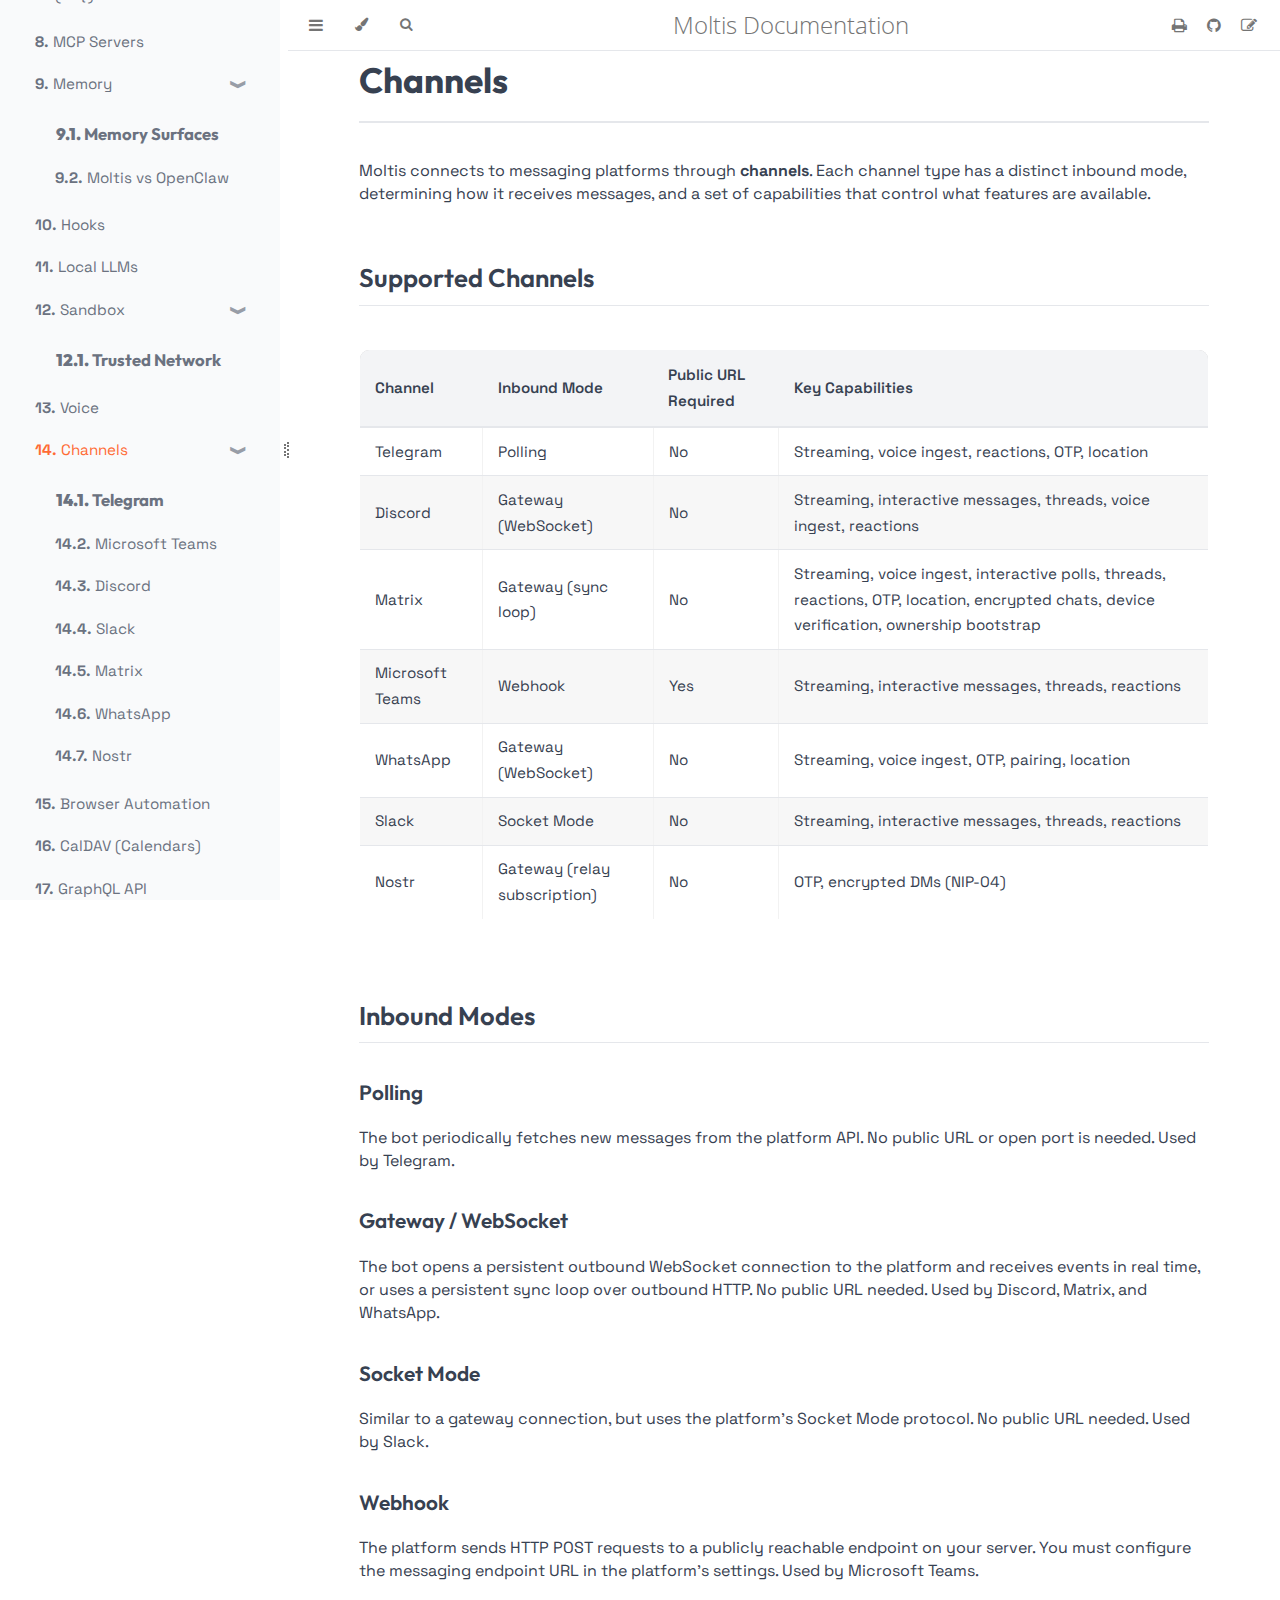
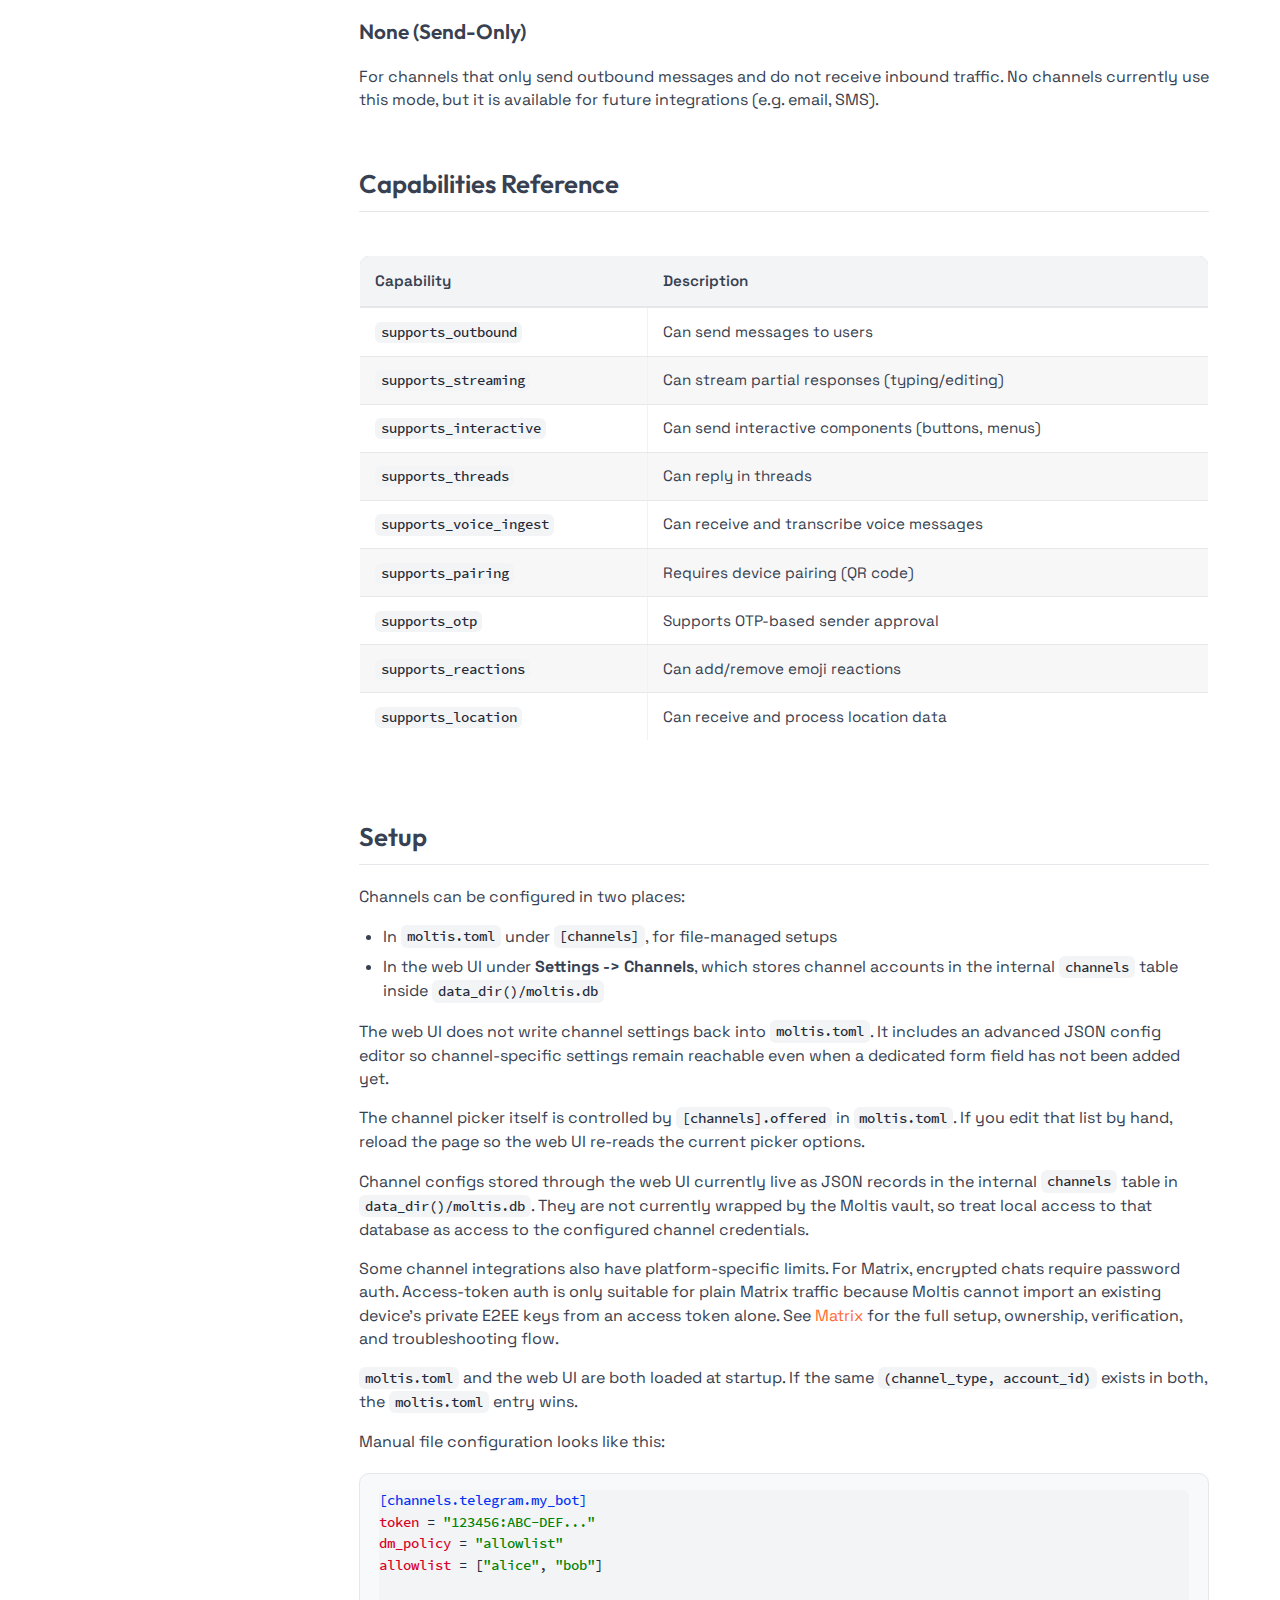
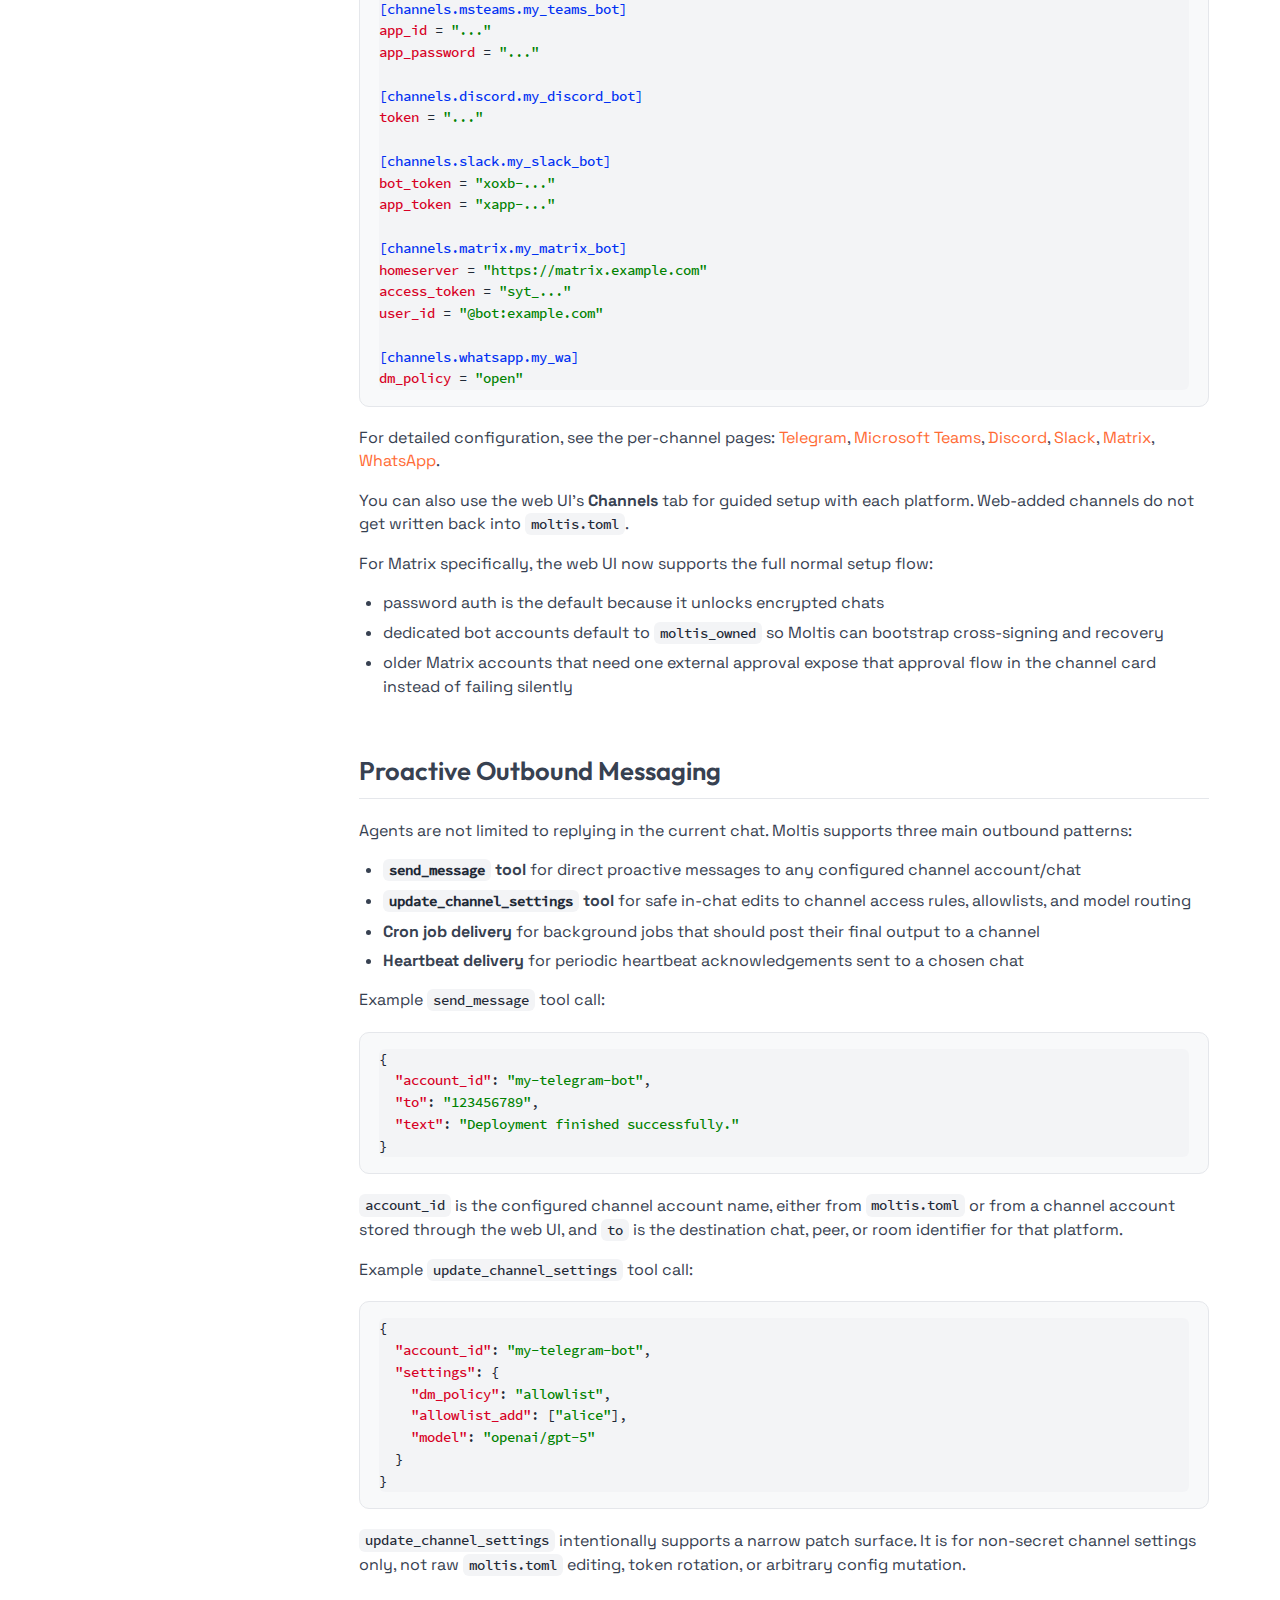
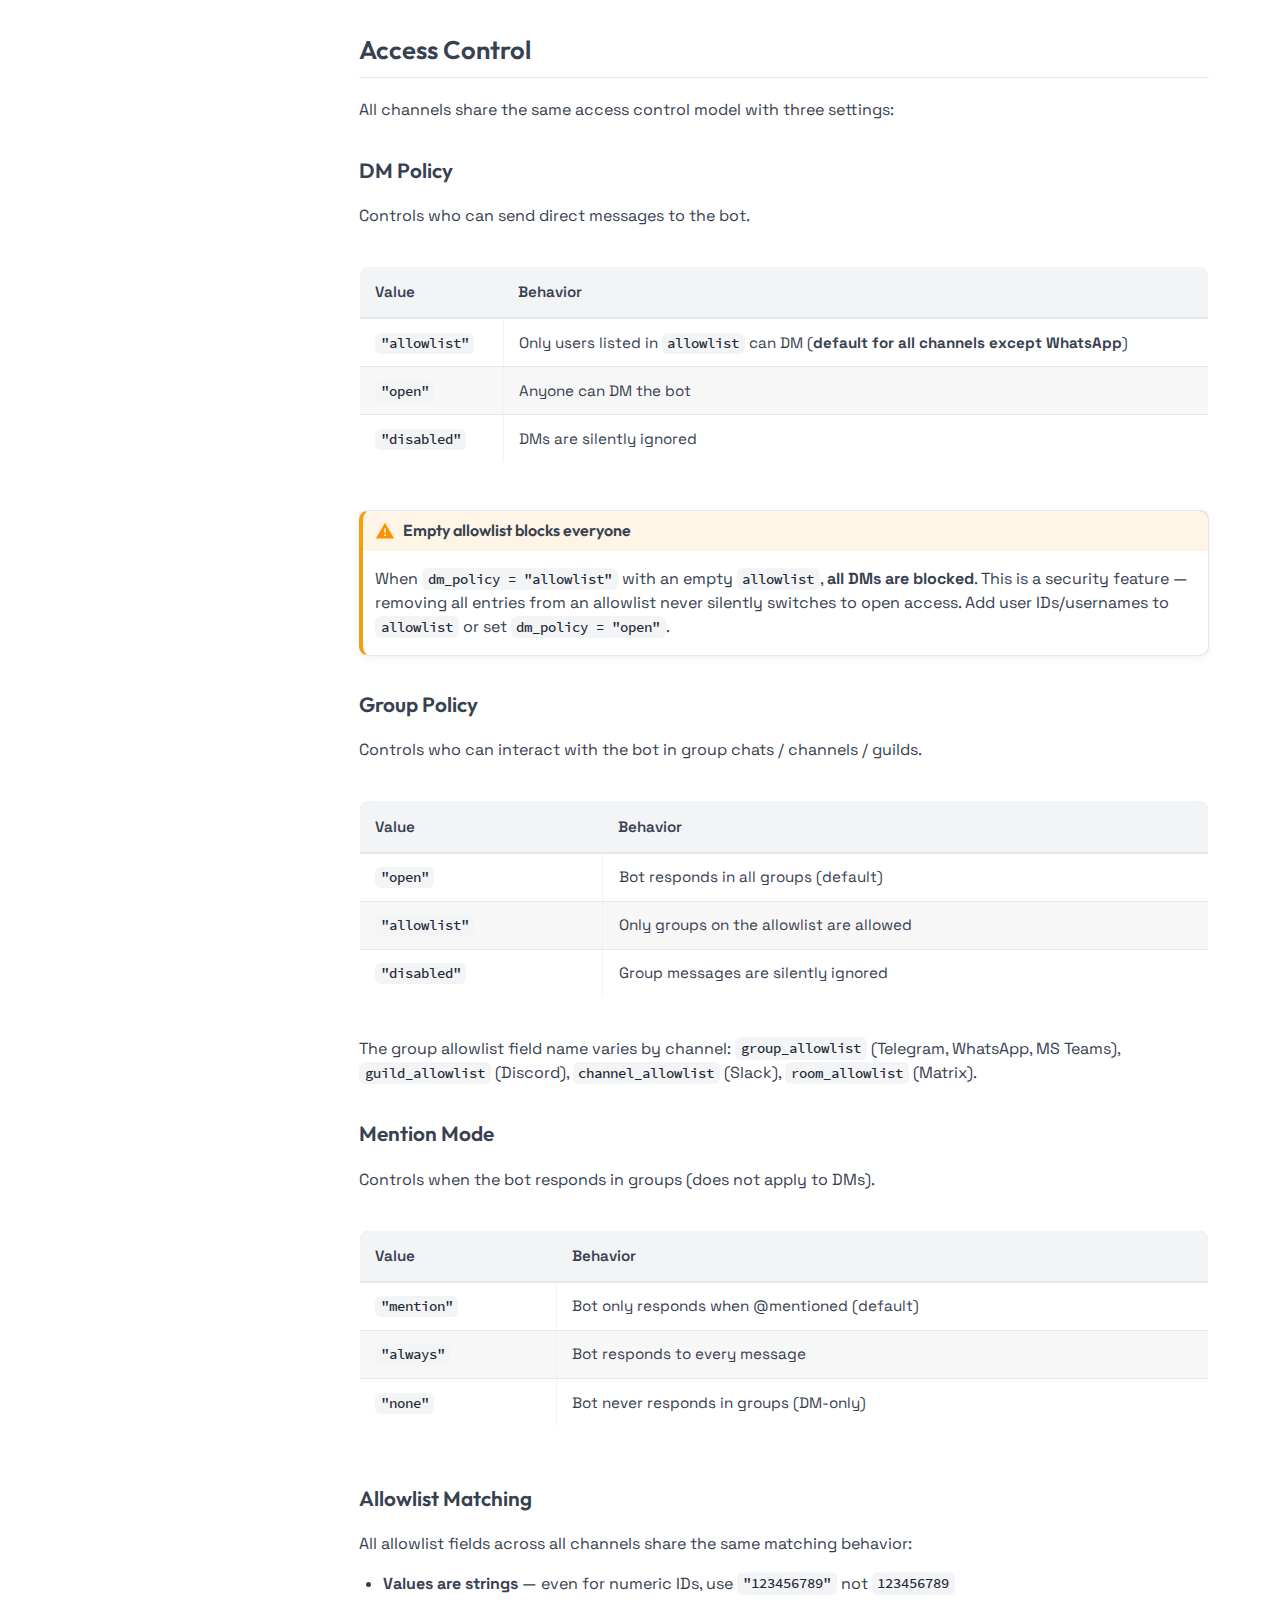
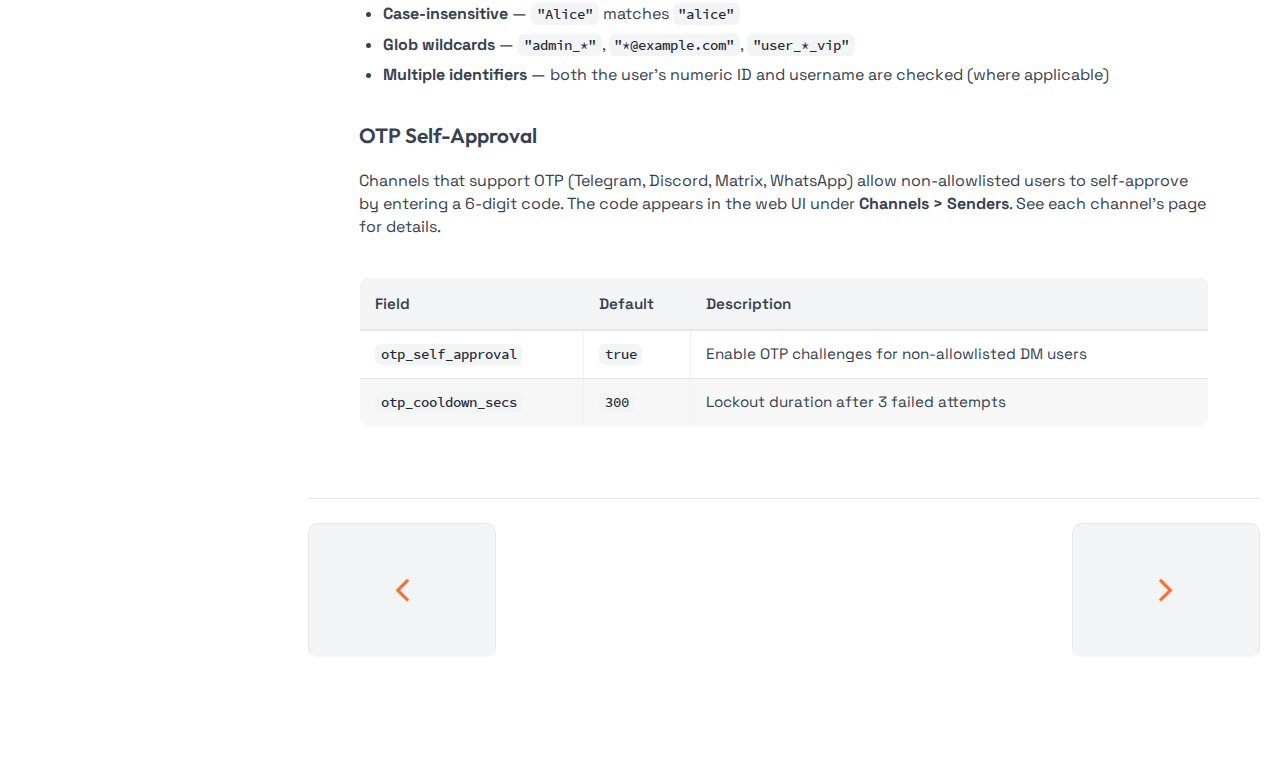
<file: channels.html>
<!DOCTYPE HTML>
<html lang="en" class="light sidebar-visible" dir="ltr">
    <head>
        <!-- Book generated using mdBook -->
        <meta charset="UTF-8">
        <title>Channels - Moltis Documentation</title>


        <!-- Custom HTML head -->

        <meta name="description" content="Documentation for Moltis - Your AI coding assistant">
        <meta name="viewport" content="width=device-width, initial-scale=1">
        <meta name="theme-color" content="#ffffff">

        <link rel="icon" href="favicon.svg">
        <link rel="shortcut icon" href="favicon.png">
        <link rel="stylesheet" href="css/variables.css">
        <link rel="stylesheet" href="css/general.css">
        <link rel="stylesheet" href="css/chrome.css">
        <link rel="stylesheet" href="css/print.css" media="print">

        <!-- Fonts -->
        <link rel="stylesheet" href="FontAwesome/css/font-awesome.css">
        <link rel="stylesheet" href="fonts/fonts.css">

        <!-- Highlight.js Stylesheets -->
        <link rel="stylesheet" id="highlight-css" href="highlight.css">
        <link rel="stylesheet" id="tomorrow-night-css" href="tomorrow-night.css">
        <link rel="stylesheet" id="ayu-highlight-css" href="ayu-highlight.css">

        <!-- Custom theme stylesheets -->
        <link rel="stylesheet" href="theme/admonish.css">
        <link rel="stylesheet" href="theme/custom.css">


        <!-- Provide site root and default themes to javascript -->
        <script>
            const path_to_root = "";
            const default_light_theme = "light";
            const default_dark_theme = "navy";
            window.path_to_searchindex_js = "searchindex.js";
        </script>
        <!-- Start loading toc.js asap -->
        <script src="toc.js"></script>
    </head>
    <body>
    <div id="mdbook-help-container">
        <div id="mdbook-help-popup">
            <h2 class="mdbook-help-title">Keyboard shortcuts</h2>
            <div>
                <p>Press <kbd>←</kbd> or <kbd>→</kbd> to navigate between chapters</p>
                <p>Press <kbd>S</kbd> or <kbd>/</kbd> to search in the book</p>
                <p>Press <kbd>?</kbd> to show this help</p>
                <p>Press <kbd>Esc</kbd> to hide this help</p>
            </div>
        </div>
    </div>
    <div id="body-container">
        <!-- Work around some values being stored in localStorage wrapped in quotes -->
        <script>
            try {
                let theme = localStorage.getItem('mdbook-theme');
                let sidebar = localStorage.getItem('mdbook-sidebar');

                if (theme.startsWith('"') && theme.endsWith('"')) {
                    localStorage.setItem('mdbook-theme', theme.slice(1, theme.length - 1));
                }

                if (sidebar.startsWith('"') && sidebar.endsWith('"')) {
                    localStorage.setItem('mdbook-sidebar', sidebar.slice(1, sidebar.length - 1));
                }
            } catch (e) { }
        </script>

        <!-- Set the theme before any content is loaded, prevents flash -->
        <script>
            const default_theme = window.matchMedia("(prefers-color-scheme: dark)").matches ? default_dark_theme : default_light_theme;
            let theme;
            try { theme = localStorage.getItem('mdbook-theme'); } catch(e) { }
            if (theme === null || theme === undefined) { theme = default_theme; }
            const html = document.documentElement;
            html.classList.remove('light')
            html.classList.add(theme);
            html.classList.add("js");
        </script>

        <input type="checkbox" id="sidebar-toggle-anchor" class="hidden">

        <!-- Hide / unhide sidebar before it is displayed -->
        <script>
            let sidebar = null;
            const sidebar_toggle = document.getElementById("sidebar-toggle-anchor");
            if (document.body.clientWidth >= 1080) {
                try { sidebar = localStorage.getItem('mdbook-sidebar'); } catch(e) { }
                sidebar = sidebar || 'visible';
            } else {
                sidebar = 'hidden';
                sidebar_toggle.checked = false;
            }
            if (sidebar === 'visible') {
                sidebar_toggle.checked = true;
            } else {
                html.classList.remove('sidebar-visible');
            }
        </script>

        <nav id="sidebar" class="sidebar" aria-label="Table of contents">
            <!-- populated by js -->
            <mdbook-sidebar-scrollbox class="sidebar-scrollbox"></mdbook-sidebar-scrollbox>
            <noscript>
                <iframe class="sidebar-iframe-outer" src="toc.html"></iframe>
            </noscript>
            <div id="sidebar-resize-handle" class="sidebar-resize-handle">
                <div class="sidebar-resize-indicator"></div>
            </div>
        </nav>

        <div id="page-wrapper" class="page-wrapper">

            <div class="page">
                <div id="menu-bar-hover-placeholder"></div>
                <div id="menu-bar" class="menu-bar sticky">
                    <div class="left-buttons">
                        <label id="sidebar-toggle" class="icon-button" for="sidebar-toggle-anchor" title="Toggle Table of Contents" aria-label="Toggle Table of Contents" aria-controls="sidebar">
                            <i class="fa fa-bars"></i>
                        </label>
                        <button id="theme-toggle" class="icon-button" type="button" title="Change theme" aria-label="Change theme" aria-haspopup="true" aria-expanded="false" aria-controls="theme-list">
                            <i class="fa fa-paint-brush"></i>
                        </button>
                        <ul id="theme-list" class="theme-popup" aria-label="Themes" role="menu">
                            <li role="none"><button role="menuitem" class="theme" id="default_theme">Auto</button></li>
                            <li role="none"><button role="menuitem" class="theme" id="light">Light</button></li>
                            <li role="none"><button role="menuitem" class="theme" id="rust">Rust</button></li>
                            <li role="none"><button role="menuitem" class="theme" id="coal">Coal</button></li>
                            <li role="none"><button role="menuitem" class="theme" id="navy">Navy</button></li>
                            <li role="none"><button role="menuitem" class="theme" id="ayu">Ayu</button></li>
                        </ul>
                        <button id="search-toggle" class="icon-button" type="button" title="Search (`/`)" aria-label="Toggle Searchbar" aria-expanded="false" aria-keyshortcuts="/ s" aria-controls="searchbar">
                            <i class="fa fa-search"></i>
                        </button>
                    </div>

                    <h1 class="menu-title">Moltis Documentation</h1>

                    <div class="right-buttons">
                        <a href="print.html" title="Print this book" aria-label="Print this book">
                            <i id="print-button" class="fa fa-print"></i>
                        </a>
                        <a href="https://github.com/moltis-org/moltis" title="Git repository" aria-label="Git repository">
                            <i id="git-repository-button" class="fa fa-github"></i>
                        </a>
                        <a href="https://github.com/moltis-org/moltis/edit/main/docs/src/src/channels.md" title="Suggest an edit" aria-label="Suggest an edit" rel="edit">
                            <i id="git-edit-button" class="fa fa-edit"></i>
                        </a>

                    </div>
                </div>

                <div id="search-wrapper" class="hidden">
                    <form id="searchbar-outer" class="searchbar-outer">
                        <div class="search-wrapper">
                            <input type="search" id="searchbar" name="searchbar" placeholder="Search this book ..." aria-controls="searchresults-outer" aria-describedby="searchresults-header">
                            <div class="spinner-wrapper">
                                <i class="fa fa-spinner fa-spin"></i>
                            </div>
                        </div>
                    </form>
                    <div id="searchresults-outer" class="searchresults-outer hidden">
                        <div id="searchresults-header" class="searchresults-header"></div>
                        <ul id="searchresults">
                        </ul>
                    </div>
                </div>

                <!-- Apply ARIA attributes after the sidebar and the sidebar toggle button are added to the DOM -->
                <script>
                    document.getElementById('sidebar-toggle').setAttribute('aria-expanded', sidebar === 'visible');
                    document.getElementById('sidebar').setAttribute('aria-hidden', sidebar !== 'visible');
                    Array.from(document.querySelectorAll('#sidebar a')).forEach(function(link) {
                        link.setAttribute('tabIndex', sidebar === 'visible' ? 0 : -1);
                    });
                </script>

                <div id="content" class="content">
                    <main>
                        <h1 id="channels"><a class="header" href="#channels">Channels</a></h1>
<p>Moltis connects to messaging platforms through <strong>channels</strong>. Each channel type
has a distinct inbound mode, determining how it receives messages, and a set of
capabilities that control what features are available.</p>
<h2 id="supported-channels"><a class="header" href="#supported-channels">Supported Channels</a></h2>
<div class="table-wrapper"><table><thead><tr><th>Channel</th><th>Inbound Mode</th><th>Public URL Required</th><th>Key Capabilities</th></tr></thead><tbody>
<tr><td>Telegram</td><td>Polling</td><td>No</td><td>Streaming, voice ingest, reactions, OTP, location</td></tr>
<tr><td>Discord</td><td>Gateway (WebSocket)</td><td>No</td><td>Streaming, interactive messages, threads, voice ingest, reactions</td></tr>
<tr><td>Matrix</td><td>Gateway (sync loop)</td><td>No</td><td>Streaming, voice ingest, interactive polls, threads, reactions, OTP, location, encrypted chats, device verification, ownership bootstrap</td></tr>
<tr><td>Microsoft Teams</td><td>Webhook</td><td>Yes</td><td>Streaming, interactive messages, threads, reactions</td></tr>
<tr><td>WhatsApp</td><td>Gateway (WebSocket)</td><td>No</td><td>Streaming, voice ingest, OTP, pairing, location</td></tr>
<tr><td>Slack</td><td>Socket Mode</td><td>No</td><td>Streaming, interactive messages, threads, reactions</td></tr>
<tr><td>Nostr</td><td>Gateway (relay subscription)</td><td>No</td><td>OTP, encrypted DMs (NIP-04)</td></tr>
</tbody></table>
</div>
<h2 id="inbound-modes"><a class="header" href="#inbound-modes">Inbound Modes</a></h2>
<h3 id="polling"><a class="header" href="#polling">Polling</a></h3>
<p>The bot periodically fetches new messages from the platform API. No public URL
or open port is needed. Used by Telegram.</p>
<h3 id="gateway--websocket"><a class="header" href="#gateway--websocket">Gateway / WebSocket</a></h3>
<p>The bot opens a persistent outbound WebSocket connection to the platform and
receives events in real time, or uses a persistent sync loop over outbound HTTP.
No public URL needed. Used by Discord, Matrix, and WhatsApp.</p>
<h3 id="socket-mode"><a class="header" href="#socket-mode">Socket Mode</a></h3>
<p>Similar to a gateway connection, but uses the platform’s Socket Mode protocol.
No public URL needed. Used by Slack.</p>
<h3 id="webhook"><a class="header" href="#webhook">Webhook</a></h3>
<p>The platform sends HTTP POST requests to a publicly reachable endpoint on your
server. You must configure the messaging endpoint URL in the platform’s
settings. Used by Microsoft Teams.</p>
<h3 id="none-send-only"><a class="header" href="#none-send-only">None (Send-Only)</a></h3>
<p>For channels that only send outbound messages and do not receive inbound
traffic. No channels currently use this mode, but it is available for future
integrations (e.g. email, SMS).</p>
<h2 id="capabilities-reference"><a class="header" href="#capabilities-reference">Capabilities Reference</a></h2>
<div class="table-wrapper"><table><thead><tr><th>Capability</th><th>Description</th></tr></thead><tbody>
<tr><td><code>supports_outbound</code></td><td>Can send messages to users</td></tr>
<tr><td><code>supports_streaming</code></td><td>Can stream partial responses (typing/editing)</td></tr>
<tr><td><code>supports_interactive</code></td><td>Can send interactive components (buttons, menus)</td></tr>
<tr><td><code>supports_threads</code></td><td>Can reply in threads</td></tr>
<tr><td><code>supports_voice_ingest</code></td><td>Can receive and transcribe voice messages</td></tr>
<tr><td><code>supports_pairing</code></td><td>Requires device pairing (QR code)</td></tr>
<tr><td><code>supports_otp</code></td><td>Supports OTP-based sender approval</td></tr>
<tr><td><code>supports_reactions</code></td><td>Can add/remove emoji reactions</td></tr>
<tr><td><code>supports_location</code></td><td>Can receive and process location data</td></tr>
</tbody></table>
</div>
<h2 id="setup"><a class="header" href="#setup">Setup</a></h2>
<p>Channels can be configured in two places:</p>
<ul>
<li>In <code>moltis.toml</code> under <code>[channels]</code>, for file-managed setups</li>
<li>In the web UI under <strong>Settings -&gt; Channels</strong>, which stores channel accounts in the internal <code>channels</code> table inside <code>data_dir()/moltis.db</code></li>
</ul>
<p>The web UI does not write channel settings back into <code>moltis.toml</code>. It includes an advanced JSON config editor so channel-specific settings remain reachable even when a dedicated form field has not been added yet.</p>
<p>The channel picker itself is controlled by <code>[channels].offered</code> in
<code>moltis.toml</code>. If you edit that list by hand, reload the page so the web UI
re-reads the current picker options.</p>
<p>Channel configs stored through the web UI currently live as JSON records in the
internal <code>channels</code> table in <code>data_dir()/moltis.db</code>. They are not currently
wrapped by the Moltis vault, so treat local access to that database as access
to the configured channel credentials.</p>
<p>Some channel integrations also have platform-specific limits. For Matrix,
encrypted chats require password auth. Access-token auth is only suitable for
plain Matrix traffic because Moltis cannot import an existing device’s private
E2EE keys from an access token alone. See <a href="./matrix.html">Matrix</a> for the full
setup, ownership, verification, and troubleshooting flow.</p>
<p><code>moltis.toml</code> and the web UI are both loaded at startup. If the same <code>(channel_type, account_id)</code> exists in both, the <code>moltis.toml</code> entry wins.</p>
<p>Manual file configuration looks like this:</p>
<pre><code class="language-toml">[channels.telegram.my_bot]
token = "123456:ABC-DEF..."
dm_policy = "allowlist"
allowlist = ["alice", "bob"]

[channels.msteams.my_teams_bot]
app_id = "..."
app_password = "..."

[channels.discord.my_discord_bot]
token = "..."

[channels.slack.my_slack_bot]
bot_token = "xoxb-..."
app_token = "xapp-..."

[channels.matrix.my_matrix_bot]
homeserver = "https://matrix.example.com"
access_token = "syt_..."
user_id = "@bot:example.com"

[channels.whatsapp.my_wa]
dm_policy = "open"
</code></pre>
<p>For detailed configuration, see the per-channel pages:
<a href="telegram.html">Telegram</a>, <a href="teams.html">Microsoft Teams</a>, <a href="discord.html">Discord</a>,
<a href="slack.html">Slack</a>, <a href="matrix.html">Matrix</a>, <a href="whatsapp.html">WhatsApp</a>.</p>
<p>You can also use the web UI’s <strong>Channels</strong> tab for guided setup with each platform. Web-added channels do not get written back into <code>moltis.toml</code>.</p>
<p>For Matrix specifically, the web UI now supports the full normal setup flow:</p>
<ul>
<li>password auth is the default because it unlocks encrypted chats</li>
<li>dedicated bot accounts default to <code>moltis_owned</code> so Moltis can bootstrap cross-signing and recovery</li>
<li>older Matrix accounts that need one external approval expose that approval flow in the channel card instead of failing silently</li>
</ul>
<h2 id="proactive-outbound-messaging"><a class="header" href="#proactive-outbound-messaging">Proactive Outbound Messaging</a></h2>
<p>Agents are not limited to replying in the current chat. Moltis supports three
main outbound patterns:</p>
<ul>
<li><strong><code>send_message</code> tool</strong> for direct proactive messages to any configured channel account/chat</li>
<li><strong><code>update_channel_settings</code> tool</strong> for safe in-chat edits to channel access rules, allowlists, and model routing</li>
<li><strong>Cron job delivery</strong> for background jobs that should post their final output to a channel</li>
<li><strong>Heartbeat delivery</strong> for periodic heartbeat acknowledgements sent to a chosen chat</li>
</ul>
<p>Example <code>send_message</code> tool call:</p>
<pre><code class="language-json">{
  "account_id": "my-telegram-bot",
  "to": "123456789",
  "text": "Deployment finished successfully."
}
</code></pre>
<p><code>account_id</code> is the configured channel account name, either from <code>moltis.toml</code> or from a channel account stored through the web UI, and <code>to</code> is the destination chat, peer, or room identifier for that platform.</p>
<p>Example <code>update_channel_settings</code> tool call:</p>
<pre><code class="language-json">{
  "account_id": "my-telegram-bot",
  "settings": {
    "dm_policy": "allowlist",
    "allowlist_add": ["alice"],
    "model": "openai/gpt-5"
  }
}
</code></pre>
<p><code>update_channel_settings</code> intentionally supports a narrow patch surface. It is
for non-secret channel settings only, not raw <code>moltis.toml</code> editing, token
rotation, or arbitrary config mutation.</p>
<h2 id="access-control"><a class="header" href="#access-control">Access Control</a></h2>
<p>All channels share the same access control model with three settings:</p>
<h3 id="dm-policy"><a class="header" href="#dm-policy">DM Policy</a></h3>
<p>Controls who can send direct messages to the bot.</p>
<div class="table-wrapper"><table><thead><tr><th>Value</th><th>Behavior</th></tr></thead><tbody>
<tr><td><code>"allowlist"</code></td><td>Only users listed in <code>allowlist</code> can DM (<strong>default for all channels except WhatsApp</strong>)</td></tr>
<tr><td><code>"open"</code></td><td>Anyone can DM the bot</td></tr>
<tr><td><code>"disabled"</code></td><td>DMs are silently ignored</td></tr>
</tbody></table>
</div><div id="admonition-empty-allowlist-blocks-everyone" class="admonition admonish-warning" role="note" aria-labelledby="admonition-empty-allowlist-blocks-everyone-title">
<div class="admonition-title">
<div id="admonition-empty-allowlist-blocks-everyone-title">
<p>Empty allowlist blocks everyone</p>
</div>
<a class="admonition-anchor-link" href="#admonition-empty-allowlist-blocks-everyone"></a>
</div>
<div>
<p>When <code>dm_policy = "allowlist"</code> with an empty <code>allowlist</code>, <strong>all DMs are blocked</strong>.
This is a security feature — removing all entries from an allowlist never silently
switches to open access. Add user IDs/usernames to <code>allowlist</code> or set
<code>dm_policy = "open"</code>.</p>
</div>
</div>
<h3 id="group-policy"><a class="header" href="#group-policy">Group Policy</a></h3>
<p>Controls who can interact with the bot in group chats / channels / guilds.</p>
<div class="table-wrapper"><table><thead><tr><th>Value</th><th>Behavior</th></tr></thead><tbody>
<tr><td><code>"open"</code></td><td>Bot responds in all groups (default)</td></tr>
<tr><td><code>"allowlist"</code></td><td>Only groups on the allowlist are allowed</td></tr>
<tr><td><code>"disabled"</code></td><td>Group messages are silently ignored</td></tr>
</tbody></table>
</div>
<p>The group allowlist field name varies by channel: <code>group_allowlist</code> (Telegram,
WhatsApp, MS Teams), <code>guild_allowlist</code> (Discord), <code>channel_allowlist</code> (Slack),
<code>room_allowlist</code> (Matrix).</p>
<h3 id="mention-mode"><a class="header" href="#mention-mode">Mention Mode</a></h3>
<p>Controls when the bot responds in groups (does not apply to DMs).</p>
<div class="table-wrapper"><table><thead><tr><th>Value</th><th>Behavior</th></tr></thead><tbody>
<tr><td><code>"mention"</code></td><td>Bot only responds when @mentioned (default)</td></tr>
<tr><td><code>"always"</code></td><td>Bot responds to every message</td></tr>
<tr><td><code>"none"</code></td><td>Bot never responds in groups (DM-only)</td></tr>
</tbody></table>
</div>
<h3 id="allowlist-matching"><a class="header" href="#allowlist-matching">Allowlist Matching</a></h3>
<p>All allowlist fields across all channels share the same matching behavior:</p>
<ul>
<li><strong>Values are strings</strong> — even for numeric IDs, use <code>"123456789"</code> not <code>123456789</code></li>
<li><strong>Case-insensitive</strong> — <code>"Alice"</code> matches <code>"alice"</code></li>
<li><strong>Glob wildcards</strong> — <code>"admin_*"</code>, <code>"*@example.com"</code>, <code>"user_*_vip"</code></li>
<li><strong>Multiple identifiers</strong> — both the user’s numeric ID and username are checked (where applicable)</li>
</ul>
<h3 id="otp-self-approval"><a class="header" href="#otp-self-approval">OTP Self-Approval</a></h3>
<p>Channels that support OTP (Telegram, Discord, Matrix, WhatsApp) allow non-allowlisted
users to self-approve by entering a 6-digit code. The code appears in the web UI
under <strong>Channels &gt; Senders</strong>. See each channel’s page for details.</p>
<div class="table-wrapper"><table><thead><tr><th>Field</th><th>Default</th><th>Description</th></tr></thead><tbody>
<tr><td><code>otp_self_approval</code></td><td><code>true</code></td><td>Enable OTP challenges for non-allowlisted DM users</td></tr>
<tr><td><code>otp_cooldown_secs</code></td><td><code>300</code></td><td>Lockout duration after 3 failed attempts</td></tr>
</tbody></table>
</div>
                    </main>

                    <nav class="nav-wrapper" aria-label="Page navigation">
                        <!-- Mobile navigation buttons -->
                            <a rel="prev" href="voice.html" class="mobile-nav-chapters previous" title="Previous chapter" aria-label="Previous chapter" aria-keyshortcuts="Left">
                                <i class="fa fa-angle-left"></i>
                            </a>

                            <a rel="next prefetch" href="telegram.html" class="mobile-nav-chapters next" title="Next chapter" aria-label="Next chapter" aria-keyshortcuts="Right">
                                <i class="fa fa-angle-right"></i>
                            </a>

                        <div style="clear: both"></div>
                    </nav>
                </div>
            </div>

            <nav class="nav-wide-wrapper" aria-label="Page navigation">
                    <a rel="prev" href="voice.html" class="nav-chapters previous" title="Previous chapter" aria-label="Previous chapter" aria-keyshortcuts="Left">
                        <i class="fa fa-angle-left"></i>
                    </a>

                    <a rel="next prefetch" href="telegram.html" class="nav-chapters next" title="Next chapter" aria-label="Next chapter" aria-keyshortcuts="Right">
                        <i class="fa fa-angle-right"></i>
                    </a>
            </nav>

        </div>




        <script>
            window.playground_copyable = true;
        </script>


        <script src="elasticlunr.min.js"></script>
        <script src="mark.min.js"></script>
        <script src="searcher.js"></script>

        <script src="clipboard.min.js"></script>
        <script src="highlight.js"></script>
        <script src="book.js"></script>

        <!-- Custom JS scripts -->



    </div>
    </body>
</html>
</file>
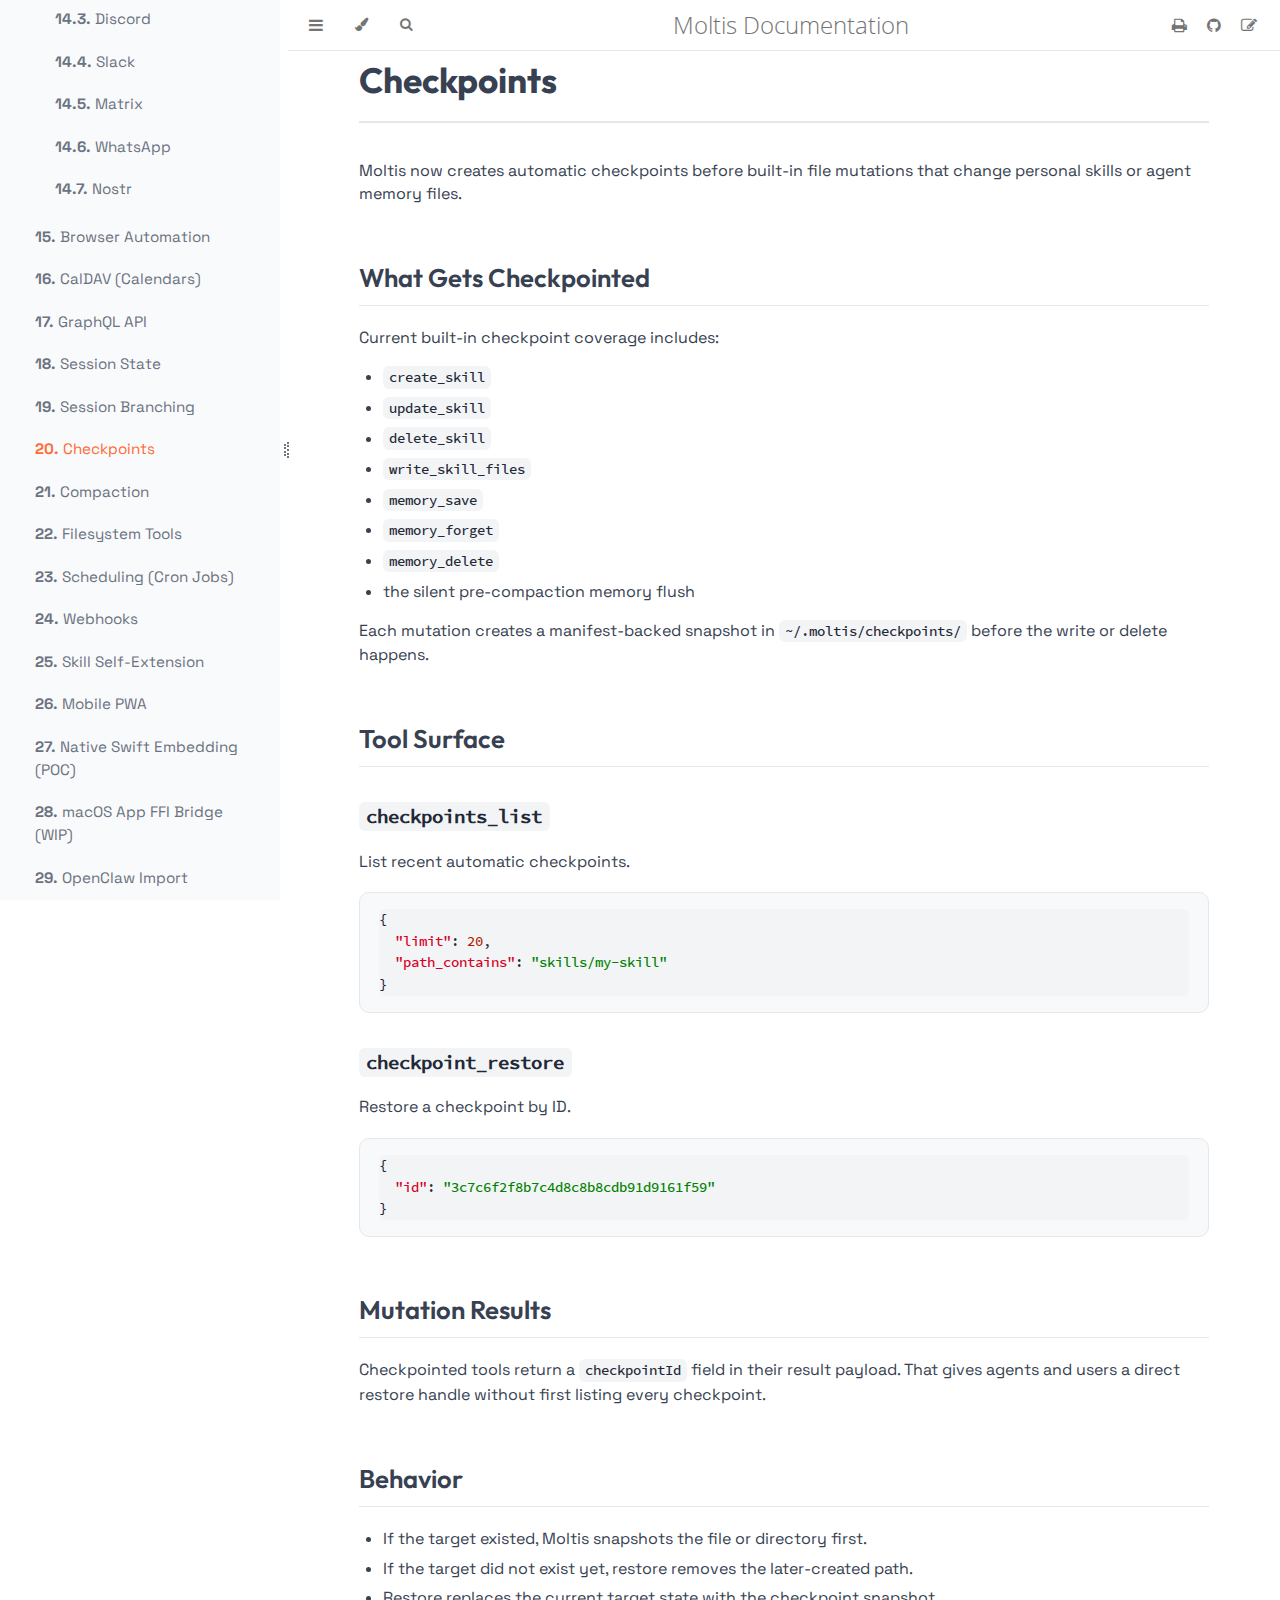
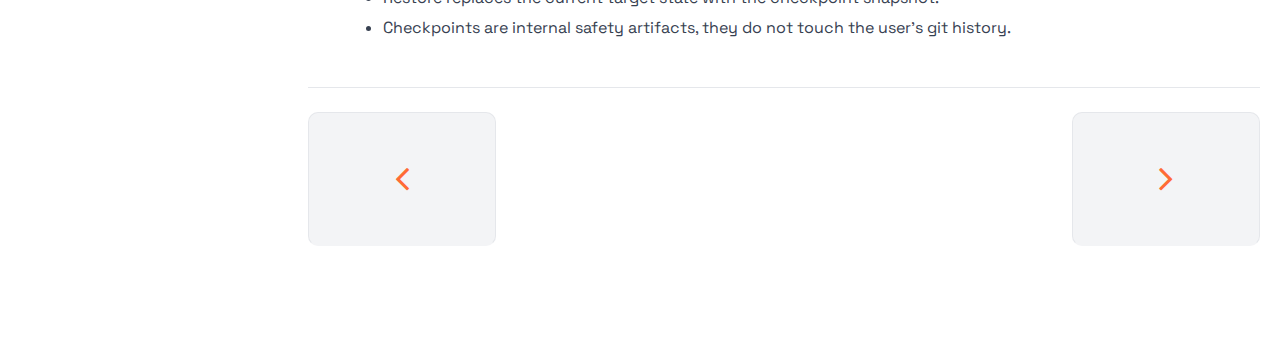
<file: checkpoints.html>
<!DOCTYPE HTML>
<html lang="en" class="light sidebar-visible" dir="ltr">
    <head>
        <!-- Book generated using mdBook -->
        <meta charset="UTF-8">
        <title>Checkpoints - Moltis Documentation</title>


        <!-- Custom HTML head -->

        <meta name="description" content="Documentation for Moltis - Your AI coding assistant">
        <meta name="viewport" content="width=device-width, initial-scale=1">
        <meta name="theme-color" content="#ffffff">

        <link rel="icon" href="favicon.svg">
        <link rel="shortcut icon" href="favicon.png">
        <link rel="stylesheet" href="css/variables.css">
        <link rel="stylesheet" href="css/general.css">
        <link rel="stylesheet" href="css/chrome.css">
        <link rel="stylesheet" href="css/print.css" media="print">

        <!-- Fonts -->
        <link rel="stylesheet" href="FontAwesome/css/font-awesome.css">
        <link rel="stylesheet" href="fonts/fonts.css">

        <!-- Highlight.js Stylesheets -->
        <link rel="stylesheet" id="highlight-css" href="highlight.css">
        <link rel="stylesheet" id="tomorrow-night-css" href="tomorrow-night.css">
        <link rel="stylesheet" id="ayu-highlight-css" href="ayu-highlight.css">

        <!-- Custom theme stylesheets -->
        <link rel="stylesheet" href="theme/admonish.css">
        <link rel="stylesheet" href="theme/custom.css">


        <!-- Provide site root and default themes to javascript -->
        <script>
            const path_to_root = "";
            const default_light_theme = "light";
            const default_dark_theme = "navy";
            window.path_to_searchindex_js = "searchindex.js";
        </script>
        <!-- Start loading toc.js asap -->
        <script src="toc.js"></script>
    </head>
    <body>
    <div id="mdbook-help-container">
        <div id="mdbook-help-popup">
            <h2 class="mdbook-help-title">Keyboard shortcuts</h2>
            <div>
                <p>Press <kbd>←</kbd> or <kbd>→</kbd> to navigate between chapters</p>
                <p>Press <kbd>S</kbd> or <kbd>/</kbd> to search in the book</p>
                <p>Press <kbd>?</kbd> to show this help</p>
                <p>Press <kbd>Esc</kbd> to hide this help</p>
            </div>
        </div>
    </div>
    <div id="body-container">
        <!-- Work around some values being stored in localStorage wrapped in quotes -->
        <script>
            try {
                let theme = localStorage.getItem('mdbook-theme');
                let sidebar = localStorage.getItem('mdbook-sidebar');

                if (theme.startsWith('"') && theme.endsWith('"')) {
                    localStorage.setItem('mdbook-theme', theme.slice(1, theme.length - 1));
                }

                if (sidebar.startsWith('"') && sidebar.endsWith('"')) {
                    localStorage.setItem('mdbook-sidebar', sidebar.slice(1, sidebar.length - 1));
                }
            } catch (e) { }
        </script>

        <!-- Set the theme before any content is loaded, prevents flash -->
        <script>
            const default_theme = window.matchMedia("(prefers-color-scheme: dark)").matches ? default_dark_theme : default_light_theme;
            let theme;
            try { theme = localStorage.getItem('mdbook-theme'); } catch(e) { }
            if (theme === null || theme === undefined) { theme = default_theme; }
            const html = document.documentElement;
            html.classList.remove('light')
            html.classList.add(theme);
            html.classList.add("js");
        </script>

        <input type="checkbox" id="sidebar-toggle-anchor" class="hidden">

        <!-- Hide / unhide sidebar before it is displayed -->
        <script>
            let sidebar = null;
            const sidebar_toggle = document.getElementById("sidebar-toggle-anchor");
            if (document.body.clientWidth >= 1080) {
                try { sidebar = localStorage.getItem('mdbook-sidebar'); } catch(e) { }
                sidebar = sidebar || 'visible';
            } else {
                sidebar = 'hidden';
                sidebar_toggle.checked = false;
            }
            if (sidebar === 'visible') {
                sidebar_toggle.checked = true;
            } else {
                html.classList.remove('sidebar-visible');
            }
        </script>

        <nav id="sidebar" class="sidebar" aria-label="Table of contents">
            <!-- populated by js -->
            <mdbook-sidebar-scrollbox class="sidebar-scrollbox"></mdbook-sidebar-scrollbox>
            <noscript>
                <iframe class="sidebar-iframe-outer" src="toc.html"></iframe>
            </noscript>
            <div id="sidebar-resize-handle" class="sidebar-resize-handle">
                <div class="sidebar-resize-indicator"></div>
            </div>
        </nav>

        <div id="page-wrapper" class="page-wrapper">

            <div class="page">
                <div id="menu-bar-hover-placeholder"></div>
                <div id="menu-bar" class="menu-bar sticky">
                    <div class="left-buttons">
                        <label id="sidebar-toggle" class="icon-button" for="sidebar-toggle-anchor" title="Toggle Table of Contents" aria-label="Toggle Table of Contents" aria-controls="sidebar">
                            <i class="fa fa-bars"></i>
                        </label>
                        <button id="theme-toggle" class="icon-button" type="button" title="Change theme" aria-label="Change theme" aria-haspopup="true" aria-expanded="false" aria-controls="theme-list">
                            <i class="fa fa-paint-brush"></i>
                        </button>
                        <ul id="theme-list" class="theme-popup" aria-label="Themes" role="menu">
                            <li role="none"><button role="menuitem" class="theme" id="default_theme">Auto</button></li>
                            <li role="none"><button role="menuitem" class="theme" id="light">Light</button></li>
                            <li role="none"><button role="menuitem" class="theme" id="rust">Rust</button></li>
                            <li role="none"><button role="menuitem" class="theme" id="coal">Coal</button></li>
                            <li role="none"><button role="menuitem" class="theme" id="navy">Navy</button></li>
                            <li role="none"><button role="menuitem" class="theme" id="ayu">Ayu</button></li>
                        </ul>
                        <button id="search-toggle" class="icon-button" type="button" title="Search (`/`)" aria-label="Toggle Searchbar" aria-expanded="false" aria-keyshortcuts="/ s" aria-controls="searchbar">
                            <i class="fa fa-search"></i>
                        </button>
                    </div>

                    <h1 class="menu-title">Moltis Documentation</h1>

                    <div class="right-buttons">
                        <a href="print.html" title="Print this book" aria-label="Print this book">
                            <i id="print-button" class="fa fa-print"></i>
                        </a>
                        <a href="https://github.com/moltis-org/moltis" title="Git repository" aria-label="Git repository">
                            <i id="git-repository-button" class="fa fa-github"></i>
                        </a>
                        <a href="https://github.com/moltis-org/moltis/edit/main/docs/src/src/checkpoints.md" title="Suggest an edit" aria-label="Suggest an edit" rel="edit">
                            <i id="git-edit-button" class="fa fa-edit"></i>
                        </a>

                    </div>
                </div>

                <div id="search-wrapper" class="hidden">
                    <form id="searchbar-outer" class="searchbar-outer">
                        <div class="search-wrapper">
                            <input type="search" id="searchbar" name="searchbar" placeholder="Search this book ..." aria-controls="searchresults-outer" aria-describedby="searchresults-header">
                            <div class="spinner-wrapper">
                                <i class="fa fa-spinner fa-spin"></i>
                            </div>
                        </div>
                    </form>
                    <div id="searchresults-outer" class="searchresults-outer hidden">
                        <div id="searchresults-header" class="searchresults-header"></div>
                        <ul id="searchresults">
                        </ul>
                    </div>
                </div>

                <!-- Apply ARIA attributes after the sidebar and the sidebar toggle button are added to the DOM -->
                <script>
                    document.getElementById('sidebar-toggle').setAttribute('aria-expanded', sidebar === 'visible');
                    document.getElementById('sidebar').setAttribute('aria-hidden', sidebar !== 'visible');
                    Array.from(document.querySelectorAll('#sidebar a')).forEach(function(link) {
                        link.setAttribute('tabIndex', sidebar === 'visible' ? 0 : -1);
                    });
                </script>

                <div id="content" class="content">
                    <main>
                        <h1 id="checkpoints"><a class="header" href="#checkpoints">Checkpoints</a></h1>
<p>Moltis now creates automatic checkpoints before built-in file mutations that
change personal skills or agent memory files.</p>
<h2 id="what-gets-checkpointed"><a class="header" href="#what-gets-checkpointed">What Gets Checkpointed</a></h2>
<p>Current built-in checkpoint coverage includes:</p>
<ul>
<li><code>create_skill</code></li>
<li><code>update_skill</code></li>
<li><code>delete_skill</code></li>
<li><code>write_skill_files</code></li>
<li><code>memory_save</code></li>
<li><code>memory_forget</code></li>
<li><code>memory_delete</code></li>
<li>the silent pre-compaction memory flush</li>
</ul>
<p>Each mutation creates a manifest-backed snapshot in <code>~/.moltis/checkpoints/</code>
before the write or delete happens.</p>
<h2 id="tool-surface"><a class="header" href="#tool-surface">Tool Surface</a></h2>
<h3 id="checkpoints_list"><a class="header" href="#checkpoints_list"><code>checkpoints_list</code></a></h3>
<p>List recent automatic checkpoints.</p>
<pre><code class="language-json">{
  "limit": 20,
  "path_contains": "skills/my-skill"
}
</code></pre>
<h3 id="checkpoint_restore"><a class="header" href="#checkpoint_restore"><code>checkpoint_restore</code></a></h3>
<p>Restore a checkpoint by ID.</p>
<pre><code class="language-json">{
  "id": "3c7c6f2f8b7c4d8c8b8cdb91d9161f59"
}
</code></pre>
<h2 id="mutation-results"><a class="header" href="#mutation-results">Mutation Results</a></h2>
<p>Checkpointed tools return a <code>checkpointId</code> field in their result payload. That
gives agents and users a direct restore handle without first listing every
checkpoint.</p>
<h2 id="behavior"><a class="header" href="#behavior">Behavior</a></h2>
<ul>
<li>If the target existed, Moltis snapshots the file or directory first.</li>
<li>If the target did not exist yet, restore removes the later-created path.</li>
<li>Restore replaces the current target state with the checkpoint snapshot.</li>
<li>Checkpoints are internal safety artifacts, they do not touch the user’s git
history.</li>
</ul>

                    </main>

                    <nav class="nav-wrapper" aria-label="Page navigation">
                        <!-- Mobile navigation buttons -->
                            <a rel="prev" href="session-branching.html" class="mobile-nav-chapters previous" title="Previous chapter" aria-label="Previous chapter" aria-keyshortcuts="Left">
                                <i class="fa fa-angle-left"></i>
                            </a>

                            <a rel="next prefetch" href="compaction.html" class="mobile-nav-chapters next" title="Next chapter" aria-label="Next chapter" aria-keyshortcuts="Right">
                                <i class="fa fa-angle-right"></i>
                            </a>

                        <div style="clear: both"></div>
                    </nav>
                </div>
            </div>

            <nav class="nav-wide-wrapper" aria-label="Page navigation">
                    <a rel="prev" href="session-branching.html" class="nav-chapters previous" title="Previous chapter" aria-label="Previous chapter" aria-keyshortcuts="Left">
                        <i class="fa fa-angle-left"></i>
                    </a>

                    <a rel="next prefetch" href="compaction.html" class="nav-chapters next" title="Next chapter" aria-label="Next chapter" aria-keyshortcuts="Right">
                        <i class="fa fa-angle-right"></i>
                    </a>
            </nav>

        </div>




        <script>
            window.playground_copyable = true;
        </script>


        <script src="elasticlunr.min.js"></script>
        <script src="mark.min.js"></script>
        <script src="searcher.js"></script>

        <script src="clipboard.min.js"></script>
        <script src="highlight.js"></script>
        <script src="book.js"></script>

        <!-- Custom JS scripts -->



    </div>
    </body>
</html>
</file>
<file: css/variables.css>
/* Globals */

:root {
    --sidebar-target-width: 300px;
    --sidebar-width: min(var(--sidebar-target-width), 80vw);
    --sidebar-resize-indicator-width: 8px;
    --sidebar-resize-indicator-space: 2px;
    --page-padding: 15px;
    --content-max-width: 750px;
    --menu-bar-height: 50px;
    --mono-font: "Source Code Pro", Consolas, "Ubuntu Mono", Menlo, "DejaVu Sans Mono", monospace, monospace;
    --code-font-size: 0.875em; /* please adjust the ace font size accordingly in editor.js */
    --searchbar-margin-block-start: 5px;
}

/* Themes */

.ayu {
    --bg: hsl(210, 25%, 8%);
    --fg: #c5c5c5;

    --sidebar-bg: #14191f;
    --sidebar-fg: #c8c9db;
    --sidebar-non-existant: #5c6773;
    --sidebar-active: #ffb454;
    --sidebar-spacer: #2d334f;

    --scrollbar: var(--sidebar-fg);

    --icons: #737480;
    --icons-hover: #b7b9cc;

    --links: #0096cf;

    --inline-code-color: #ffb454;

    --theme-popup-bg: #14191f;
    --theme-popup-border: #5c6773;
    --theme-hover: #191f26;

    --quote-bg: hsl(226, 15%, 17%);
    --quote-border: hsl(226, 15%, 22%);

    --warning-border: #ff8e00;

    --table-border-color: hsl(210, 25%, 13%);
    --table-header-bg: hsl(210, 25%, 28%);
    --table-alternate-bg: hsl(210, 25%, 11%);

    --searchbar-border-color: #848484;
    --searchbar-bg: #424242;
    --searchbar-fg: #fff;
    --searchbar-shadow-color: #d4c89f;
    --searchresults-header-fg: #666;
    --searchresults-border-color: #888;
    --searchresults-li-bg: #252932;
    --search-mark-bg: #e3b171;

    --color-scheme: dark;

    /* Same as `--icons` */
    --copy-button-filter: invert(45%) sepia(6%) saturate(621%) hue-rotate(198deg) brightness(99%) contrast(85%);
    /* Same as `--sidebar-active` */
    --copy-button-filter-hover: invert(68%) sepia(55%) saturate(531%) hue-rotate(341deg) brightness(104%) contrast(101%);

    --footnote-highlight: #2668a6;

    --overlay-bg: rgba(33, 40, 48, 0.4);
}

.coal {
    --bg: hsl(200, 7%, 8%);
    --fg: #98a3ad;

    --sidebar-bg: #292c2f;
    --sidebar-fg: #a1adb8;
    --sidebar-non-existant: #505254;
    --sidebar-active: #3473ad;
    --sidebar-spacer: #393939;

    --scrollbar: var(--sidebar-fg);

    --icons: #43484d;
    --icons-hover: #b3c0cc;

    --links: #2b79a2;

    --inline-code-color: #c5c8c6;

    --theme-popup-bg: #141617;
    --theme-popup-border: #43484d;
    --theme-hover: #1f2124;

    --quote-bg: hsl(234, 21%, 18%);
    --quote-border: hsl(234, 21%, 23%);

    --warning-border: #ff8e00;

    --table-border-color: hsl(200, 7%, 13%);
    --table-header-bg: hsl(200, 7%, 28%);
    --table-alternate-bg: hsl(200, 7%, 11%);

    --searchbar-border-color: #aaa;
    --searchbar-bg: #b7b7b7;
    --searchbar-fg: #000;
    --searchbar-shadow-color: #aaa;
    --searchresults-header-fg: #666;
    --searchresults-border-color: #98a3ad;
    --searchresults-li-bg: #2b2b2f;
    --search-mark-bg: #355c7d;

    --color-scheme: dark;

    /* Same as `--icons` */
    --copy-button-filter: invert(26%) sepia(8%) saturate(575%) hue-rotate(169deg) brightness(87%) contrast(82%);
    /* Same as `--sidebar-active` */
    --copy-button-filter-hover: invert(36%) sepia(70%) saturate(503%) hue-rotate(167deg) brightness(98%) contrast(89%);

    --footnote-highlight: #4079ae;

    --overlay-bg: rgba(33, 40, 48, 0.4);
}

.light, html:not(.js) {
    --bg: hsl(0, 0%, 100%);
    --fg: hsl(0, 0%, 0%);

    --sidebar-bg: #fafafa;
    --sidebar-fg: hsl(0, 0%, 0%);
    --sidebar-non-existant: #aaaaaa;
    --sidebar-active: #1f1fff;
    --sidebar-spacer: #f4f4f4;

    --scrollbar: #8F8F8F;

    --icons: #747474;
    --icons-hover: #000000;

    --links: #20609f;

    --inline-code-color: #301900;

    --theme-popup-bg: #fafafa;
    --theme-popup-border: #cccccc;
    --theme-hover: #e6e6e6;

    --quote-bg: hsl(197, 37%, 96%);
    --quote-border: hsl(197, 37%, 91%);

    --warning-border: #ff8e00;

    --table-border-color: hsl(0, 0%, 95%);
    --table-header-bg: hsl(0, 0%, 80%);
    --table-alternate-bg: hsl(0, 0%, 97%);

    --searchbar-border-color: #aaa;
    --searchbar-bg: #fafafa;
    --searchbar-fg: #000;
    --searchbar-shadow-color: #aaa;
    --searchresults-header-fg: #666;
    --searchresults-border-color: #888;
    --searchresults-li-bg: #e4f2fe;
    --search-mark-bg: #a2cff5;

    --color-scheme: light;

    /* Same as `--icons` */
    --copy-button-filter: invert(45.49%);
    /* Same as `--sidebar-active` */
    --copy-button-filter-hover: invert(14%) sepia(93%) saturate(4250%) hue-rotate(243deg) brightness(99%) contrast(130%);

    --footnote-highlight: #7e7eff;

    --overlay-bg: rgba(200, 200, 205, 0.4);
}

.navy {
    --bg: hsl(226, 23%, 11%);
    --fg: #bcbdd0;

    --sidebar-bg: #282d3f;
    --sidebar-fg: #c8c9db;
    --sidebar-non-existant: #505274;
    --sidebar-active: #2b79a2;
    --sidebar-spacer: #2d334f;

    --scrollbar: var(--sidebar-fg);

    --icons: #737480;
    --icons-hover: #b7b9cc;

    --links: #2b79a2;

    --inline-code-color: #c5c8c6;

    --theme-popup-bg: #161923;
    --theme-popup-border: #737480;
    --theme-hover: #282e40;

    --quote-bg: hsl(226, 15%, 17%);
    --quote-border: hsl(226, 15%, 22%);

    --warning-border: #ff8e00;

    --table-border-color: hsl(226, 23%, 16%);
    --table-header-bg: hsl(226, 23%, 31%);
    --table-alternate-bg: hsl(226, 23%, 14%);

    --searchbar-border-color: #aaa;
    --searchbar-bg: #aeaec6;
    --searchbar-fg: #000;
    --searchbar-shadow-color: #aaa;
    --searchresults-header-fg: #5f5f71;
    --searchresults-border-color: #5c5c68;
    --searchresults-li-bg: #242430;
    --search-mark-bg: #a2cff5;

    --color-scheme: dark;

    /* Same as `--icons` */
    --copy-button-filter: invert(51%) sepia(10%) saturate(393%) hue-rotate(198deg) brightness(86%) contrast(87%);
    /* Same as `--sidebar-active` */
    --copy-button-filter-hover: invert(46%) sepia(20%) saturate(1537%) hue-rotate(156deg) brightness(85%) contrast(90%);

    --footnote-highlight: #4079ae;

    --overlay-bg: rgba(33, 40, 48, 0.4);
}

.rust {
    --bg: hsl(60, 9%, 87%);
    --fg: #262625;

    --sidebar-bg: #3b2e2a;
    --sidebar-fg: #c8c9db;
    --sidebar-non-existant: #505254;
    --sidebar-active: #e69f67;
    --sidebar-spacer: #45373a;

    --scrollbar: var(--sidebar-fg);

    --icons: #737480;
    --icons-hover: #262625;

    --links: #2b79a2;

    --inline-code-color: #6e6b5e;

    --theme-popup-bg: #e1e1db;
    --theme-popup-border: #b38f6b;
    --theme-hover: #99908a;

    --quote-bg: hsl(60, 5%, 75%);
    --quote-border: hsl(60, 5%, 70%);

    --warning-border: #ff8e00;

    --table-border-color: hsl(60, 9%, 82%);
    --table-header-bg: #b3a497;
    --table-alternate-bg: hsl(60, 9%, 84%);

    --searchbar-border-color: #aaa;
    --searchbar-bg: #fafafa;
    --searchbar-fg: #000;
    --searchbar-shadow-color: #aaa;
    --searchresults-header-fg: #666;
    --searchresults-border-color: #888;
    --searchresults-li-bg: #dec2a2;
    --search-mark-bg: #e69f67;

    /* Same as `--icons` */
    --copy-button-filter: invert(51%) sepia(10%) saturate(393%) hue-rotate(198deg) brightness(86%) contrast(87%);
    /* Same as `--sidebar-active` */
    --copy-button-filter-hover: invert(77%) sepia(16%) saturate(1798%) hue-rotate(328deg) brightness(98%) contrast(83%);

    --footnote-highlight: #d3a17a;

    --overlay-bg: rgba(150, 150, 150, 0.25);
}

@media (prefers-color-scheme: dark) {
    html:not(.js) {
        --bg: hsl(200, 7%, 8%);
        --fg: #98a3ad;

        --sidebar-bg: #292c2f;
        --sidebar-fg: #a1adb8;
        --sidebar-non-existant: #505254;
        --sidebar-active: #3473ad;
        --sidebar-spacer: #393939;

        --scrollbar: var(--sidebar-fg);

        --icons: #43484d;
        --icons-hover: #b3c0cc;

        --links: #2b79a2;

        --inline-code-color: #c5c8c6;

        --theme-popup-bg: #141617;
        --theme-popup-border: #43484d;
        --theme-hover: #1f2124;

        --quote-bg: hsl(234, 21%, 18%);
        --quote-border: hsl(234, 21%, 23%);

        --warning-border: #ff8e00;

        --table-border-color: hsl(200, 7%, 13%);
        --table-header-bg: hsl(200, 7%, 28%);
        --table-alternate-bg: hsl(200, 7%, 11%);

        --searchbar-border-color: #aaa;
        --searchbar-bg: #b7b7b7;
        --searchbar-fg: #000;
        --searchbar-shadow-color: #aaa;
        --searchresults-header-fg: #666;
        --searchresults-border-color: #98a3ad;
        --searchresults-li-bg: #2b2b2f;
        --search-mark-bg: #355c7d;

        --color-scheme: dark;

        /* Same as `--icons` */
        --copy-button-filter: invert(26%) sepia(8%) saturate(575%) hue-rotate(169deg) brightness(87%) contrast(82%);
        /* Same as `--sidebar-active` */
        --copy-button-filter-hover: invert(36%) sepia(70%) saturate(503%) hue-rotate(167deg) brightness(98%) contrast(89%);
    }
}
</file>
<file: css/general.css>
/* Base styles and content styles */

:root {
    /* Browser default font-size is 16px, this way 1 rem = 10px */
    font-size: 62.5%;
    color-scheme: var(--color-scheme);
}

html {
    font-family: "Open Sans", sans-serif;
    color: var(--fg);
    background-color: var(--bg);
    text-size-adjust: none;
    -webkit-text-size-adjust: none;
}

body {
    margin: 0;
    font-size: 1.6rem;
    overflow-x: hidden;
}

code {
    font-family: var(--mono-font) !important;
    font-size: var(--code-font-size);
    direction: ltr !important;
}

/* make long words/inline code not x overflow */
main {
    overflow-wrap: break-word;
}

/* make wide tables scroll if they overflow */
.table-wrapper {
    overflow-x: auto;
}

/* Don't change font size in headers. */
h1 code, h2 code, h3 code, h4 code, h5 code, h6 code {
    font-size: unset;
}

.left { float: left; }
.right { float: right; }
.boring { opacity: 0.6; }
.hide-boring .boring { display: none; }
.hidden { display: none !important; }

h2, h3 { margin-block-start: 2.5em; }
h4, h5 { margin-block-start: 2em; }

.header + .header h3,
.header + .header h4,
.header + .header h5 {
    margin-block-start: 1em;
}

h1:target::before,
h2:target::before,
h3:target::before,
h4:target::before,
h5:target::before,
h6:target::before {
    display: inline-block;
    content: "»";
    margin-inline-start: -30px;
    width: 30px;
}

/* This is broken on Safari as of version 14, but is fixed
   in Safari Technology Preview 117 which I think will be Safari 14.2.
   https://bugs.webkit.org/show_bug.cgi?id=218076
*/
:target {
    /* Safari does not support logical properties */
    scroll-margin-top: calc(var(--menu-bar-height) + 0.5em);
}

.page {
    outline: 0;
    padding: 0 var(--page-padding);
    margin-block-start: calc(0px - var(--menu-bar-height)); /* Compensate for the #menu-bar-hover-placeholder */
}
.page-wrapper {
    box-sizing: border-box;
    background-color: var(--bg);
}
html:not(.js) .page-wrapper,
.js:not(.sidebar-resizing) .page-wrapper {
    transition: margin-left 0.3s ease, transform 0.3s ease; /* Animation: slide away */
}
[dir=rtl]:not(.js) .page-wrapper,
[dir=rtl].js:not(.sidebar-resizing) .page-wrapper {
    transition: margin-right 0.3s ease, transform 0.3s ease; /* Animation: slide away */
}

.content {
    overflow-y: auto;
    padding: 0 5px 50px 5px;
}
.content main {
    margin-inline-start: auto;
    margin-inline-end: auto;
    max-width: var(--content-max-width);
}
.content p { line-height: 1.45em; }
.content ol { line-height: 1.45em; }
.content ul { line-height: 1.45em; }
.content a { text-decoration: none; }
.content a:hover { text-decoration: underline; }
.content img, .content video { max-width: 100%; }
.content .header:link,
.content .header:visited {
    color: var(--fg);
}
.content .header:link,
.content .header:visited:hover {
    text-decoration: none;
}

table {
    margin: 0 auto;
    border-collapse: collapse;
}
table td {
    padding: 3px 20px;
    border: 1px var(--table-border-color) solid;
}
table thead {
    background: var(--table-header-bg);
}
table thead td {
    font-weight: 700;
    border: none;
}
table thead th {
    padding: 3px 20px;
}
table thead tr {
    border: 1px var(--table-header-bg) solid;
}
/* Alternate background colors for rows */
table tbody tr:nth-child(2n) {
    background: var(--table-alternate-bg);
}


blockquote {
    margin: 20px 0;
    padding: 0 20px;
    color: var(--fg);
    background-color: var(--quote-bg);
    border-block-start: .1em solid var(--quote-border);
    border-block-end: .1em solid var(--quote-border);
}

.warning {
    margin: 20px;
    padding: 0 20px;
    border-inline-start: 2px solid var(--warning-border);
}

.warning:before {
    position: absolute;
    width: 3rem;
    height: 3rem;
    margin-inline-start: calc(-1.5rem - 21px);
    content: "ⓘ";
    text-align: center;
    background-color: var(--bg);
    color: var(--warning-border);
    font-weight: bold;
    font-size: 2rem;
}

blockquote .warning:before {
    background-color: var(--quote-bg);
}

kbd {
    background-color: var(--table-border-color);
    border-radius: 4px;
    border: solid 1px var(--theme-popup-border);
    box-shadow: inset 0 -1px 0 var(--theme-hover);
    display: inline-block;
    font-size: var(--code-font-size);
    font-family: var(--mono-font);
    line-height: 10px;
    padding: 4px 5px;
    vertical-align: middle;
}

sup {
    /* Set the line-height for superscript and footnote references so that there
       isn't an awkward space appearing above lines that contain the footnote.

       See https://github.com/rust-lang/mdBook/pull/2443#discussion_r1813773583
       for an explanation.
    */
    line-height: 0;
}

.footnote-definition {
    font-size: 0.9em;
}
/* The default spacing for a list is a little too large. */
.footnote-definition ul,
.footnote-definition ol {
    padding-left: 20px;
}
.footnote-definition > li {
    /* Required to position the ::before target */
    position: relative;
}
.footnote-definition > li:target {
    scroll-margin-top: 50vh;
}
.footnote-reference:target {
    scroll-margin-top: 50vh;
}
/* Draws a border around the footnote (including the marker) when it is selected.
   TODO: If there are multiple linkbacks, highlight which one you just came
   from so you know which one to click.
*/
.footnote-definition > li:target::before {
    border: 2px solid var(--footnote-highlight);
    border-radius: 6px;
    position: absolute;
    top: -8px;
    right: -8px;
    bottom: -8px;
    left: -32px;
    pointer-events: none;
    content: "";
}
/* Pulses the footnote reference so you can quickly see where you left off reading.
   This could use some improvement.
*/
@media not (prefers-reduced-motion) {
    .footnote-reference:target  {
        animation: fn-highlight 0.8s;
        border-radius: 2px;
    }

    @keyframes fn-highlight {
        from {
            background-color: var(--footnote-highlight);
        }
    }
}

.tooltiptext {
    position: absolute;
    visibility: hidden;
    color: #fff;
    background-color: #333;
    transform: translateX(-50%); /* Center by moving tooltip 50% of its width left */
    left: -8px; /* Half of the width of the icon */
    top: -35px;
    font-size: 0.8em;
    text-align: center;
    border-radius: 6px;
    padding: 5px 8px;
    margin: 5px;
    z-index: 1000;
}
.tooltipped .tooltiptext {
    visibility: visible;
}

.chapter li.part-title {
    color: var(--sidebar-fg);
    margin: 5px 0px;
    font-weight: bold;
}

.result-no-output {
    font-style: italic;
}
</file>
<file: css/chrome.css>
/* CSS for UI elements (a.k.a. chrome) */

html {
    scrollbar-color: var(--scrollbar) var(--bg);
}
#searchresults a,
.content a:link,
a:visited,
a > .hljs {
    color: var(--links);
}

/*
    body-container is necessary because mobile browsers don't seem to like
    overflow-x on the body tag when there is a <meta name="viewport"> tag.
*/
#body-container {
    /*
        This is used when the sidebar pushes the body content off the side of
        the screen on small screens. Without it, dragging on mobile Safari
        will want to reposition the viewport in a weird way.
    */
    overflow-x: clip;
}

/* Menu Bar */

#menu-bar,
#menu-bar-hover-placeholder {
    z-index: 101;
    margin: auto calc(0px - var(--page-padding));
}
#menu-bar {
    position: relative;
    display: flex;
    flex-wrap: wrap;
    background-color: var(--bg);
    border-block-end-color: var(--bg);
    border-block-end-width: 1px;
    border-block-end-style: solid;
}
#menu-bar.sticky,
#menu-bar-hover-placeholder:hover + #menu-bar,
#menu-bar:hover,
html.sidebar-visible #menu-bar {
    position: -webkit-sticky;
    position: sticky;
    top: 0 !important;
}
#menu-bar-hover-placeholder {
    position: sticky;
    position: -webkit-sticky;
    top: 0;
    height: var(--menu-bar-height);
}
#menu-bar.bordered {
    border-block-end-color: var(--table-border-color);
}
#menu-bar i, #menu-bar .icon-button {
    position: relative;
    padding: 0 8px;
    z-index: 10;
    line-height: var(--menu-bar-height);
    cursor: pointer;
    transition: color 0.5s;
}
@media only screen and (max-width: 420px) {
    #menu-bar i, #menu-bar .icon-button {
        padding: 0 5px;
    }
}

.icon-button {
    border: none;
    background: none;
    padding: 0;
    color: inherit;
}
.icon-button i {
    margin: 0;
}

.right-buttons {
    margin: 0 15px;
}
.right-buttons a {
    text-decoration: none;
}

.left-buttons {
    display: flex;
    margin: 0 5px;
}
html:not(.js) .left-buttons button {
    display: none;
}

.menu-title {
    display: inline-block;
    font-weight: 200;
    font-size: 2.4rem;
    line-height: var(--menu-bar-height);
    text-align: center;
    margin: 0;
    flex: 1;
    white-space: nowrap;
    overflow: hidden;
    text-overflow: ellipsis;
}
.menu-title {
    cursor: pointer;
}

.menu-bar,
.menu-bar:visited,
.nav-chapters,
.nav-chapters:visited,
.mobile-nav-chapters,
.mobile-nav-chapters:visited,
.menu-bar .icon-button,
.menu-bar a i {
    color: var(--icons);
}

.menu-bar i:hover,
.menu-bar .icon-button:hover,
.nav-chapters:hover,
.mobile-nav-chapters i:hover {
    color: var(--icons-hover);
}

/* Nav Icons */

.nav-chapters {
    font-size: 2.5em;
    text-align: center;
    text-decoration: none;

    position: fixed;
    top: 0;
    bottom: 0;
    margin: 0;
    max-width: 150px;
    min-width: 90px;

    display: flex;
    justify-content: center;
    align-content: center;
    flex-direction: column;

    transition: color 0.5s, background-color 0.5s;
}

.nav-chapters:hover {
    text-decoration: none;
    background-color: var(--theme-hover);
    transition: background-color 0.15s, color 0.15s;
}

.nav-wrapper {
    margin-block-start: 50px;
    display: none;
}

.mobile-nav-chapters {
    font-size: 2.5em;
    text-align: center;
    text-decoration: none;
    width: 90px;
    border-radius: 5px;
    background-color: var(--sidebar-bg);
}

/* Only Firefox supports flow-relative values */
.previous { float: left; }
[dir=rtl] .previous { float: right; }

/* Only Firefox supports flow-relative values */
.next {
    float: right;
    right: var(--page-padding);
}
[dir=rtl] .next {
    float: left;
    right: unset;
    left: var(--page-padding);
}

/* Use the correct buttons for RTL layouts*/
[dir=rtl] .previous i.fa-angle-left:before {content:"\f105";}
[dir=rtl] .next i.fa-angle-right:before { content:"\f104"; }

@media only screen and (max-width: 1080px) {
    .nav-wide-wrapper { display: none; }
    .nav-wrapper { display: block; }
}

/* sidebar-visible */
@media only screen and (max-width: 1380px) {
    #sidebar-toggle-anchor:checked ~ .page-wrapper .nav-wide-wrapper { display: none; }
    #sidebar-toggle-anchor:checked ~ .page-wrapper .nav-wrapper { display: block; }
}

/* Inline code */

:not(pre) > .hljs {
    display: inline;
    padding: 0.1em 0.3em;
    border-radius: 3px;
}

:not(pre):not(a) > .hljs {
    color: var(--inline-code-color);
    overflow-x: initial;
}

a:hover > .hljs {
    text-decoration: underline;
}

pre {
    position: relative;
}
pre > .buttons {
    position: absolute;
    z-index: 100;
    right: 0px;
    top: 2px;
    margin: 0px;
    padding: 2px 0px;

    color: var(--sidebar-fg);
    cursor: pointer;
    visibility: hidden;
    opacity: 0;
    transition: visibility 0.1s linear, opacity 0.1s linear;
}
pre:hover > .buttons {
    visibility: visible;
    opacity: 1
}
pre > .buttons :hover {
    color: var(--sidebar-active);
    border-color: var(--icons-hover);
    background-color: var(--theme-hover);
}
pre > .buttons i {
    margin-inline-start: 8px;
}
pre > .buttons button {
    cursor: inherit;
    margin: 0px 5px;
    padding: 4px 4px 3px 5px;
    font-size: 23px;

    border-style: solid;
    border-width: 1px;
    border-radius: 4px;
    border-color: var(--icons);
    background-color: var(--theme-popup-bg);
    transition: 100ms;
    transition-property: color,border-color,background-color;
    color: var(--icons);
}

pre > .buttons button.clip-button {
    padding: 2px 4px 0px 6px;
}
pre > .buttons button.clip-button::before {
    /* clipboard image from octicons (https://github.com/primer/octicons/tree/v2.0.0) MIT license
     */
    content: url('data:image/svg+xml,<svg width="21" height="20" viewBox="0 0 24 25" \
xmlns="http://www.w3.org/2000/svg" aria-label="Copy to clipboard">\
<path d="M18 20h2v3c0 1-1 2-2 2H2c-.998 0-2-1-2-2V5c0-.911.755-1.667 1.667-1.667h5A3.323 3.323 0 \
0110 0a3.323 3.323 0 013.333 3.333h5C19.245 3.333 20 4.09 20 5v8.333h-2V9H2v14h16v-3zM3 \
7h14c0-.911-.793-1.667-1.75-1.667H13.5c-.957 0-1.75-.755-1.75-1.666C11.75 2.755 10.957 2 10 \
2s-1.75.755-1.75 1.667c0 .911-.793 1.666-1.75 1.666H4.75C3.793 5.333 3 6.09 3 7z"/>\
<path d="M4 19h6v2H4zM12 11H4v2h8zM4 17h4v-2H4zM15 15v-3l-4.5 4.5L15 21v-3l8.027-.032L23 15z"/>\
</svg>');
    filter: var(--copy-button-filter);
}
pre > .buttons button.clip-button:hover::before {
    filter: var(--copy-button-filter-hover);
}

@media (pointer: coarse) {
    pre > .buttons button {
        /* On mobile, make it easier to tap buttons. */
        padding: 0.3rem 1rem;
    }

    .sidebar-resize-indicator {
        /* Hide resize indicator on devices with limited accuracy */
        display: none;
    }
}
pre > code {
    display: block;
    padding: 1rem;
}

/* FIXME: ACE editors overlap their buttons because ACE does absolute
   positioning within the code block which breaks padding. The only solution I
   can think of is to move the padding to the outer pre tag (or insert a div
   wrapper), but that would require fixing a whole bunch of CSS rules.
*/
.hljs.ace_editor {
  padding: 0rem 0rem;
}

pre > .result {
    margin-block-start: 10px;
}

/* Search */

#searchresults a {
    text-decoration: none;
}

mark {
    border-radius: 2px;
    padding-block-start: 0;
    padding-block-end: 1px;
    padding-inline-start: 3px;
    padding-inline-end: 3px;
    margin-block-start: 0;
    margin-block-end: -1px;
    margin-inline-start: -3px;
    margin-inline-end: -3px;
    background-color: var(--search-mark-bg);
    transition: background-color 300ms linear;
    cursor: pointer;
}

mark.fade-out {
    background-color: rgba(0,0,0,0) !important;
    cursor: auto;
}

.searchbar-outer {
    margin-inline-start: auto;
    margin-inline-end: auto;
    max-width: var(--content-max-width);
}

#searchbar-outer.searching #searchbar {
    padding-right: 30px;
}
#searchbar-outer .spinner-wrapper {
    display: none;
}
#searchbar-outer.searching .spinner-wrapper {
    display: block;
}

.search-wrapper {
    position: relative;
}

.spinner-wrapper {
    --spinner-margin: 2px;
    position: absolute;
    margin-block-start: calc(var(--searchbar-margin-block-start) + var(--spinner-margin));
    right: var(--spinner-margin);
    top: 0;
    bottom: var(--spinner-margin);
    padding: 6px;
    background-color: var(--bg);
}

#searchbar {
    width: 100%;
    margin-block-start: var(--searchbar-margin-block-start);
    margin-block-end: 0;
    margin-inline-start: auto;
    margin-inline-end: auto;
    padding: 10px 16px;
    transition: box-shadow 300ms ease-in-out;
    border: 1px solid var(--searchbar-border-color);
    border-radius: 3px;
    background-color: var(--searchbar-bg);
    color: var(--searchbar-fg);
}
#searchbar:focus,
#searchbar.active {
    box-shadow: 0 0 3px var(--searchbar-shadow-color);
}

.searchresults-header {
    font-weight: bold;
    font-size: 1em;
    padding-block-start: 18px;
    padding-block-end: 0;
    padding-inline-start: 5px;
    padding-inline-end: 0;
    color: var(--searchresults-header-fg);
}

.searchresults-outer {
    margin-inline-start: auto;
    margin-inline-end: auto;
    max-width: var(--content-max-width);
    border-block-end: 1px dashed var(--searchresults-border-color);
}

ul#searchresults {
    list-style: none;
    padding-inline-start: 20px;
}
ul#searchresults li {
    margin: 10px 0px;
    padding: 2px;
    border-radius: 2px;
}
ul#searchresults li.focus {
    background-color: var(--searchresults-li-bg);
}
ul#searchresults span.teaser {
    display: block;
    clear: both;
    margin-block-start: 5px;
    margin-block-end: 0;
    margin-inline-start: 20px;
    margin-inline-end: 0;
    font-size: 0.8em;
}
ul#searchresults span.teaser em {
    font-weight: bold;
    font-style: normal;
}

/* Sidebar */

.sidebar {
    position: fixed;
    left: 0;
    top: 0;
    bottom: 0;
    width: var(--sidebar-width);
    font-size: 0.875em;
    box-sizing: border-box;
    -webkit-overflow-scrolling: touch;
    overscroll-behavior-y: contain;
    background-color: var(--sidebar-bg);
    color: var(--sidebar-fg);
}
.sidebar-iframe-inner {
    --padding: 10px;

    background-color: var(--sidebar-bg);
    padding: var(--padding);
    margin: 0;
    font-size: 1.4rem;
    color: var(--sidebar-fg);
    min-height: calc(100vh - var(--padding) * 2);
}
.sidebar-iframe-outer {
    border: none;
    height: 100%;
    position: absolute;
    top: 0;
    bottom: 0;
    left: 0;
    right: 0;
}
[dir=rtl] .sidebar { left: unset; right: 0; }
.sidebar-resizing {
    -moz-user-select: none;
    -webkit-user-select: none;
    -ms-user-select: none;
    user-select: none;
}
html:not(.sidebar-resizing) .sidebar {
    transition: transform 0.3s; /* Animation: slide away */
}
.sidebar code {
    line-height: 2em;
}
.sidebar .sidebar-scrollbox {
    overflow-y: auto;
    position: absolute;
    top: 0;
    bottom: 0;
    left: 0;
    right: 0;
    padding: 10px 10px;
}
.sidebar .sidebar-resize-handle {
    position: absolute;
    cursor: col-resize;
    width: 0;
    right: calc(var(--sidebar-resize-indicator-width) * -1);
    top: 0;
    bottom: 0;
    display: flex;
    align-items: center;
}

.sidebar-resize-handle .sidebar-resize-indicator {
    width: 100%;
    height: 16px;
    color: var(--icons);
    margin-inline-start: var(--sidebar-resize-indicator-space);
	display: flex;
	align-items: center;
	justify-content: flex-start;
}
.sidebar-resize-handle .sidebar-resize-indicator::before {
    content: "";
    width: 2px;
    height: 12px;
    border-left: dotted 2px currentColor;
}
.sidebar-resize-handle .sidebar-resize-indicator::after {
    content: "";
    width: 2px;
    height: 16px;
    border-left: dotted 2px currentColor;
}

[dir=rtl] .sidebar .sidebar-resize-handle {
    left: calc(var(--sidebar-resize-indicator-width) * -1);
    right: unset;
}
.js .sidebar .sidebar-resize-handle {
    cursor: col-resize;
    width: calc(var(--sidebar-resize-indicator-width) - var(--sidebar-resize-indicator-space));
}
/* sidebar-hidden */
#sidebar-toggle-anchor:not(:checked) ~ .sidebar {
    transform: translateX(calc(0px - var(--sidebar-width) - var(--sidebar-resize-indicator-width)));
}
[dir=rtl] #sidebar-toggle-anchor:not(:checked) ~ .sidebar {
    transform: translateX(calc(var(--sidebar-width) + var(--sidebar-resize-indicator-width)));
}
.sidebar::-webkit-scrollbar {
    background: var(--sidebar-bg);
}
.sidebar::-webkit-scrollbar-thumb {
    background: var(--scrollbar);
}

/* sidebar-visible */
#sidebar-toggle-anchor:checked ~ .page-wrapper {
    transform: translateX(calc(var(--sidebar-width) + var(--sidebar-resize-indicator-width)));
}
[dir=rtl] #sidebar-toggle-anchor:checked ~ .page-wrapper {
    transform: translateX(calc(0px - var(--sidebar-width) - var(--sidebar-resize-indicator-width)));
}
@media only screen and (min-width: 620px) {
    #sidebar-toggle-anchor:checked ~ .page-wrapper {
        transform: none;
        margin-inline-start: calc(var(--sidebar-width) + var(--sidebar-resize-indicator-width));
    }
    [dir=rtl] #sidebar-toggle-anchor:checked ~ .page-wrapper {
        transform: none;
    }
}

.chapter {
    list-style: none outside none;
    padding-inline-start: 0;
    line-height: 2.2em;
}

.chapter ol {
    width: 100%;
}

.chapter li {
    display: flex;
    color: var(--sidebar-non-existant);
}
.chapter li a {
    display: block;
    padding: 0;
    text-decoration: none;
    color: var(--sidebar-fg);
}

.chapter li a:hover {
    color: var(--sidebar-active);
}

.chapter li a.active {
    color: var(--sidebar-active);
}

.chapter li > a.toggle {
    cursor: pointer;
    display: block;
    margin-inline-start: auto;
    padding: 0 10px;
    user-select: none;
    opacity: 0.68;
}

.chapter li > a.toggle div {
    transition: transform 0.5s;
}

/* collapse the section */
.chapter li:not(.expanded) + li > ol {
    display: none;
}

.chapter li.chapter-item {
    line-height: 1.5em;
    margin-block-start: 0.6em;
}

.chapter li.expanded > a.toggle div {
    transform: rotate(90deg);
}

.spacer {
    width: 100%;
    height: 3px;
    margin: 5px 0px;
}
.chapter .spacer {
    background-color: var(--sidebar-spacer);
}

@media (-moz-touch-enabled: 1), (pointer: coarse) {
    .chapter li a { padding: 5px 0; }
    .spacer { margin: 10px 0; }
}

.section {
    list-style: none outside none;
    padding-inline-start: 20px;
    line-height: 1.9em;
}

/* Theme Menu Popup */

.theme-popup {
    position: absolute;
    left: 10px;
    top: var(--menu-bar-height);
    z-index: 1000;
    border-radius: 4px;
    font-size: 0.7em;
    color: var(--fg);
    background: var(--theme-popup-bg);
    border: 1px solid var(--theme-popup-border);
    margin: 0;
    padding: 0;
    list-style: none;
    display: none;
    /* Don't let the children's background extend past the rounded corners. */
    overflow: hidden;
}
[dir=rtl] .theme-popup { left: unset;  right: 10px; }
.theme-popup .default {
    color: var(--icons);
}
.theme-popup .theme {
    width: 100%;
    border: 0;
    margin: 0;
    padding: 2px 20px;
    line-height: 25px;
    white-space: nowrap;
    text-align: start;
    cursor: pointer;
    color: inherit;
    background: inherit;
    font-size: inherit;
}
.theme-popup .theme:hover {
    background-color: var(--theme-hover);
}

.theme-selected::before {
    display: inline-block;
    content: "✓";
    margin-inline-start: -14px;
    width: 14px;
}

/* The container for the help popup that covers the whole window. */
#mdbook-help-container {
    /* Position and size for the whole window. */
    position: fixed;
    top: 0;
    left: 0;
    right: 0;
    bottom: 0;
    /* This uses flex layout (which is set in book.js), and centers the popup
       in the window.*/
    display: none;
    align-items: center;
    justify-content: center;
    z-index: 1000;
    /* Dim out the book while the popup is visible. */
    background: var(--overlay-bg);
}

/* The popup help box. */
#mdbook-help-popup {
    box-shadow: 0 4px 24px rgba(0,0,0,0.15);
    min-width: 300px;
    max-width: 500px;
    width: 100%;
    box-sizing: border-box;
    display: flex;
    flex-direction: column;
    align-items: center;
    background-color: var(--bg);
    color: var(--fg);
    border-width: 1px;
    border-color: var(--theme-popup-border);
    border-style: solid;
    border-radius: 8px;
    padding: 10px;
}

.mdbook-help-title {
    text-align: center;
    /* mdbook's margin for h2 is way too large. */
    margin: 10px;
}
</file>
<file: css/print.css>
#sidebar,
#menu-bar,
.nav-chapters,
.mobile-nav-chapters {
    display: none;
}

#page-wrapper.page-wrapper {
    transform: none !important;
    margin-inline-start: 0px;
    overflow-y: initial;
}

#content {
    max-width: none;
    margin: 0;
    padding: 0;
}

.page {
    overflow-y: initial;
}

code {
    direction: ltr !important;
}

pre > .buttons {
    z-index: 2;
}

a, a:visited, a:active, a:hover {
    color: #4183c4;
    text-decoration: none;
}

h1, h2, h3, h4, h5, h6 {
    page-break-inside: avoid;
    page-break-after: avoid;
}

pre, code {
    page-break-inside: avoid;
    white-space: pre-wrap;
}

.fa {
    display: none !important;
}
</file>
<file: fonts/fonts.css>
/* Open Sans is licensed under the Apache License, Version 2.0. See http://www.apache.org/licenses/LICENSE-2.0 */
/* Source Code Pro is under the Open Font License. See https://scripts.sil.org/cms/scripts/page.php?site_id=nrsi&id=OFL */

/* open-sans-300 - latin_vietnamese_latin-ext_greek-ext_greek_cyrillic-ext_cyrillic */
@font-face {
  font-family: 'Open Sans';
  font-style: normal;
  font-weight: 300;
  src: local('Open Sans Light'), local('OpenSans-Light'),
       url('../fonts/open-sans-v17-all-charsets-300.woff2') format('woff2');
}

/* open-sans-300italic - latin_vietnamese_latin-ext_greek-ext_greek_cyrillic-ext_cyrillic */
@font-face {
  font-family: 'Open Sans';
  font-style: italic;
  font-weight: 300;
  src: local('Open Sans Light Italic'), local('OpenSans-LightItalic'),
       url('../fonts/open-sans-v17-all-charsets-300italic.woff2') format('woff2');
}

/* open-sans-regular - latin_vietnamese_latin-ext_greek-ext_greek_cyrillic-ext_cyrillic */
@font-face {
  font-family: 'Open Sans';
  font-style: normal;
  font-weight: 400;
  src: local('Open Sans Regular'), local('OpenSans-Regular'),
       url('../fonts/open-sans-v17-all-charsets-regular.woff2') format('woff2');
}

/* open-sans-italic - latin_vietnamese_latin-ext_greek-ext_greek_cyrillic-ext_cyrillic */
@font-face {
  font-family: 'Open Sans';
  font-style: italic;
  font-weight: 400;
  src: local('Open Sans Italic'), local('OpenSans-Italic'),
       url('../fonts/open-sans-v17-all-charsets-italic.woff2') format('woff2');
}

/* open-sans-600 - latin_vietnamese_latin-ext_greek-ext_greek_cyrillic-ext_cyrillic */
@font-face {
  font-family: 'Open Sans';
  font-style: normal;
  font-weight: 600;
  src: local('Open Sans SemiBold'), local('OpenSans-SemiBold'),
       url('../fonts/open-sans-v17-all-charsets-600.woff2') format('woff2');
}

/* open-sans-600italic - latin_vietnamese_latin-ext_greek-ext_greek_cyrillic-ext_cyrillic */
@font-face {
  font-family: 'Open Sans';
  font-style: italic;
  font-weight: 600;
  src: local('Open Sans SemiBold Italic'), local('OpenSans-SemiBoldItalic'),
       url('../fonts/open-sans-v17-all-charsets-600italic.woff2') format('woff2');
}

/* open-sans-700 - latin_vietnamese_latin-ext_greek-ext_greek_cyrillic-ext_cyrillic */
@font-face {
  font-family: 'Open Sans';
  font-style: normal;
  font-weight: 700;
  src: local('Open Sans Bold'), local('OpenSans-Bold'),
       url('../fonts/open-sans-v17-all-charsets-700.woff2') format('woff2');
}

/* open-sans-700italic - latin_vietnamese_latin-ext_greek-ext_greek_cyrillic-ext_cyrillic */
@font-face {
  font-family: 'Open Sans';
  font-style: italic;
  font-weight: 700;
  src: local('Open Sans Bold Italic'), local('OpenSans-BoldItalic'),
       url('../fonts/open-sans-v17-all-charsets-700italic.woff2') format('woff2');
}

/* open-sans-800 - latin_vietnamese_latin-ext_greek-ext_greek_cyrillic-ext_cyrillic */
@font-face {
  font-family: 'Open Sans';
  font-style: normal;
  font-weight: 800;
  src: local('Open Sans ExtraBold'), local('OpenSans-ExtraBold'),
       url('../fonts/open-sans-v17-all-charsets-800.woff2') format('woff2');
}

/* open-sans-800italic - latin_vietnamese_latin-ext_greek-ext_greek_cyrillic-ext_cyrillic */
@font-face {
  font-family: 'Open Sans';
  font-style: italic;
  font-weight: 800;
  src: local('Open Sans ExtraBold Italic'), local('OpenSans-ExtraBoldItalic'),
       url('../fonts/open-sans-v17-all-charsets-800italic.woff2') format('woff2');
}

/* source-code-pro-500 - latin_vietnamese_latin-ext_greek_cyrillic-ext_cyrillic */
@font-face {
  font-family: 'Source Code Pro';
  font-style: normal;
  font-weight: 500;
  src: url('../fonts/source-code-pro-v11-all-charsets-500.woff2') format('woff2');
}
</file>
<file: highlight.css>
/*
 * An increased contrast highlighting scheme loosely based on the
 * "Base16 Atelier Dune Light" theme by Bram de Haan
 * (http://atelierbram.github.io/syntax-highlighting/atelier-schemes/dune)
 * Original Base16 color scheme by Chris Kempson
 * (https://github.com/chriskempson/base16)
 */

/* Comment */
.hljs-comment,
.hljs-quote {
  color: #575757;
}

/* Red */
.hljs-variable,
.hljs-template-variable,
.hljs-attribute,
.hljs-attr,
.hljs-tag,
.hljs-name,
.hljs-regexp,
.hljs-link,
.hljs-name,
.hljs-selector-id,
.hljs-selector-class {
  color: #d70025;
}

/* Orange */
.hljs-number,
.hljs-meta,
.hljs-built_in,
.hljs-builtin-name,
.hljs-literal,
.hljs-type,
.hljs-params {
  color: #b21e00;
}

/* Green */
.hljs-string,
.hljs-symbol,
.hljs-bullet {
  color: #008200;
}

/* Blue */
.hljs-title,
.hljs-section {
  color: #0030f2;
}

/* Purple */
.hljs-keyword,
.hljs-selector-tag {
  color: #9d00ec;
}

.hljs {
  display: block;
  overflow-x: auto;
  background: #f6f7f6;
  color: #000;
}

.hljs-emphasis {
  font-style: italic;
}

.hljs-strong {
  font-weight: bold;
}

.hljs-addition {
  color: #22863a;
  background-color: #f0fff4;
}

.hljs-deletion {
  color: #b31d28;
  background-color: #ffeef0;
}
</file>
<file: tomorrow-night.css>
/* Tomorrow Night Theme */
/* https://github.com/jmblog/color-themes-for-highlightjs */
/* Original theme - https://github.com/chriskempson/tomorrow-theme */
/* https://github.com/jmblog/color-themes-for-highlightjs */

/* Tomorrow Comment */
.hljs-comment {
  color: #969896;
}

/* Tomorrow Red */
.hljs-variable,
.hljs-attribute,
.hljs-attr,
.hljs-tag,
.hljs-regexp,
.ruby .hljs-constant,
.xml .hljs-tag .hljs-title,
.xml .hljs-pi,
.xml .hljs-doctype,
.html .hljs-doctype,
.css .hljs-id,
.css .hljs-class,
.css .hljs-pseudo {
  color: #cc6666;
}

/* Tomorrow Orange */
.hljs-number,
.hljs-preprocessor,
.hljs-pragma,
.hljs-built_in,
.hljs-literal,
.hljs-params,
.hljs-constant {
  color: #de935f;
}

/* Tomorrow Yellow */
.ruby .hljs-class .hljs-title,
.css .hljs-rule .hljs-attribute {
  color: #f0c674;
}

/* Tomorrow Green */
.hljs-string,
.hljs-value,
.hljs-inheritance,
.hljs-header,
.hljs-name,
.ruby .hljs-symbol,
.xml .hljs-cdata {
  color: #b5bd68;
}

/* Tomorrow Aqua */
.hljs-title,
.hljs-section,
.css .hljs-hexcolor {
  color: #8abeb7;
}

/* Tomorrow Blue */
.hljs-function,
.python .hljs-decorator,
.python .hljs-title,
.ruby .hljs-function .hljs-title,
.ruby .hljs-title .hljs-keyword,
.perl .hljs-sub,
.javascript .hljs-title,
.coffeescript .hljs-title {
  color: #81a2be;
}

/* Tomorrow Purple */
.hljs-keyword,
.javascript .hljs-function {
  color: #b294bb;
}

.hljs {
  display: block;
  overflow-x: auto;
  background: #1d1f21;
  color: #c5c8c6;
}

.coffeescript .javascript,
.javascript .xml,
.tex .hljs-formula,
.xml .javascript,
.xml .vbscript,
.xml .css,
.xml .hljs-cdata {
  opacity: 0.5;
}

.hljs-addition {
  color: #718c00;
}

.hljs-deletion {
  color: #c82829;
}
</file>
<file: ayu-highlight.css>
/*
Based off of the Ayu theme
Original by Dempfi (https://github.com/dempfi/ayu)
*/

.hljs {
  display: block;
  overflow-x: auto;
  background: #191f26;
  color: #e6e1cf;
}

.hljs-comment,
.hljs-quote {
  color: #5c6773;
  font-style: italic;
}

.hljs-variable,
.hljs-template-variable,
.hljs-attribute,
.hljs-attr,
.hljs-regexp,
.hljs-link,
.hljs-selector-id,
.hljs-selector-class {
  color: #ff7733;
}

.hljs-number,
.hljs-meta,
.hljs-builtin-name,
.hljs-literal,
.hljs-type,
.hljs-params {
  color: #ffee99;
}

.hljs-string,
.hljs-bullet {
  color: #b8cc52;
}

.hljs-title,
.hljs-built_in,
.hljs-section {
  color: #ffb454;
}

.hljs-keyword,
.hljs-selector-tag,
.hljs-symbol {
  color: #ff7733;
}

.hljs-name {
    color: #36a3d9;
}

.hljs-tag {
    color: #00568d;
}

.hljs-emphasis {
  font-style: italic;
}

.hljs-strong {
  font-weight: bold;
}

.hljs-addition {
  color: #91b362;
}

.hljs-deletion {
  color: #d96c75;
}
</file>
<file: theme/admonish.css>
@charset "UTF-8";
:is(.admonition) {
  display: flow-root;
  margin: 1.5625em 0;
  padding: 0 1.2rem;
  color: var(--fg);
  page-break-inside: avoid;
  background-color: var(--bg);
  border: 0 solid black;
  border-inline-start-width: 0.4rem;
  border-radius: 0.2rem;
  box-shadow: 0 0.2rem 1rem rgba(0, 0, 0, 0.05), 0 0 0.1rem rgba(0, 0, 0, 0.1);
}
@media print {
  :is(.admonition) {
    box-shadow: none;
  }
}
:is(.admonition) > * {
  box-sizing: border-box;
}
:is(.admonition) :is(.admonition) {
  margin-top: 1em;
  margin-bottom: 1em;
}
:is(.admonition) > .tabbed-set:only-child {
  margin-top: 0;
}
html :is(.admonition) > :last-child {
  margin-bottom: 1.2rem;
}

a.admonition-anchor-link {
  display: none;
  position: absolute;
  left: -1.2rem;
  padding-right: 1rem;
}
a.admonition-anchor-link:link, a.admonition-anchor-link:visited {
  color: var(--fg);
}
a.admonition-anchor-link:link:hover, a.admonition-anchor-link:visited:hover {
  text-decoration: none;
}
a.admonition-anchor-link::before {
  content: "§";
}

:is(.admonition-title, summary.admonition-title) {
  position: relative;
  min-height: 4rem;
  margin-block: 0;
  margin-inline: -1.6rem -1.2rem;
  padding-block: 0.8rem;
  padding-inline: 4.4rem 1.2rem;
  font-weight: 700;
  background-color: rgba(68, 138, 255, 0.1);
  print-color-adjust: exact;
  -webkit-print-color-adjust: exact;
  display: flex;
}
:is(.admonition-title, summary.admonition-title) p {
  margin: 0;
}
html :is(.admonition-title, summary.admonition-title):last-child {
  margin-bottom: 0;
}
:is(.admonition-title, summary.admonition-title)::before {
  position: absolute;
  top: 0.625em;
  inset-inline-start: 1.6rem;
  width: 2rem;
  height: 2rem;
  background-color: #448aff;
  print-color-adjust: exact;
  -webkit-print-color-adjust: exact;
  mask-image: url('data:image/svg+xml;charset=utf-8,<svg xmlns="http://www.w3.org/2000/svg" viewBox="0 0 24 24"></svg>');
  -webkit-mask-image: url('data:image/svg+xml;charset=utf-8,<svg xmlns="http://www.w3.org/2000/svg" viewBox="0 0 24 24"></svg>');
  mask-repeat: no-repeat;
  -webkit-mask-repeat: no-repeat;
  mask-size: contain;
  -webkit-mask-size: contain;
  content: "";
}
:is(.admonition-title, summary.admonition-title):hover a.admonition-anchor-link {
  display: initial;
}

@media print {
  details.admonition::details-content {
    display: contents;
  }
}
details.admonition > summary.admonition-title::after {
  position: absolute;
  top: 0.625em;
  inset-inline-end: 1.6rem;
  height: 2rem;
  width: 2rem;
  background-color: currentcolor;
  mask-image: var(--md-details-icon);
  -webkit-mask-image: var(--md-details-icon);
  mask-repeat: no-repeat;
  -webkit-mask-repeat: no-repeat;
  mask-size: contain;
  -webkit-mask-size: contain;
  content: "";
  transform: rotate(0deg);
  transition: transform 0.25s;
}
details[open].admonition > summary.admonition-title::after {
  transform: rotate(90deg);
}
summary.admonition-title::-webkit-details-marker {
  display: none;
}

:root {
  --md-details-icon: url("data:image/svg+xml;charset=utf-8,<svg xmlns='http://www.w3.org/2000/svg' viewBox='0 0 24 24'><path d='M8.59 16.58 13.17 12 8.59 7.41 10 6l6 6-6 6-1.41-1.42Z'/></svg>");
}

:root {
  --md-admonition-icon--admonish-note: url("data:image/svg+xml;charset=utf-8,<svg xmlns='http://www.w3.org/2000/svg' viewBox='0 0 24 24'><path d='M20.71 7.04c.39-.39.39-1.04 0-1.41l-2.34-2.34c-.37-.39-1.02-.39-1.41 0l-1.84 1.83 3.75 3.75M3 17.25V21h3.75L17.81 9.93l-3.75-3.75L3 17.25z'/></svg>");
  --md-admonition-icon--admonish-abstract: url("data:image/svg+xml;charset=utf-8,<svg xmlns='http://www.w3.org/2000/svg' viewBox='0 0 24 24'><path d='M17 9H7V7h10m0 6H7v-2h10m-3 6H7v-2h7M12 3a1 1 0 0 1 1 1 1 1 0 0 1-1 1 1 1 0 0 1-1-1 1 1 0 0 1 1-1m7 0h-4.18C14.4 1.84 13.3 1 12 1c-1.3 0-2.4.84-2.82 2H5a2 2 0 0 0-2 2v14a2 2 0 0 0 2 2h14a2 2 0 0 0 2-2V5a2 2 0 0 0-2-2z'/></svg>");
  --md-admonition-icon--admonish-info: url("data:image/svg+xml;charset=utf-8,<svg xmlns='http://www.w3.org/2000/svg' viewBox='0 0 24 24'><path d='M13 9h-2V7h2m0 10h-2v-6h2m-1-9A10 10 0 0 0 2 12a10 10 0 0 0 10 10 10 10 0 0 0 10-10A10 10 0 0 0 12 2z'/></svg>");
  --md-admonition-icon--admonish-tip: url("data:image/svg+xml;charset=utf-8,<svg xmlns='http://www.w3.org/2000/svg' viewBox='0 0 24 24'><path d='M17.66 11.2c-.23-.3-.51-.56-.77-.82-.67-.6-1.43-1.03-2.07-1.66C13.33 7.26 13 4.85 13.95 3c-.95.23-1.78.75-2.49 1.32-2.59 2.08-3.61 5.75-2.39 8.9.04.1.08.2.08.33 0 .22-.15.42-.35.5-.23.1-.47.04-.66-.12a.58.58 0 0 1-.14-.17c-1.13-1.43-1.31-3.48-.55-5.12C5.78 10 4.87 12.3 5 14.47c.06.5.12 1 .29 1.5.14.6.41 1.2.71 1.73 1.08 1.73 2.95 2.97 4.96 3.22 2.14.27 4.43-.12 6.07-1.6 1.83-1.66 2.47-4.32 1.53-6.6l-.13-.26c-.21-.46-.77-1.26-.77-1.26m-3.16 6.3c-.28.24-.74.5-1.1.6-1.12.4-2.24-.16-2.9-.82 1.19-.28 1.9-1.16 2.11-2.05.17-.8-.15-1.46-.28-2.23-.12-.74-.1-1.37.17-2.06.19.38.39.76.63 1.06.77 1 1.98 1.44 2.24 2.8.04.14.06.28.06.43.03.82-.33 1.72-.93 2.27z'/></svg>");
  --md-admonition-icon--admonish-success: url("data:image/svg+xml;charset=utf-8,<svg xmlns='http://www.w3.org/2000/svg' viewBox='0 0 24 24'><path d='m9 20.42-6.21-6.21 2.83-2.83L9 14.77l9.88-9.89 2.83 2.83L9 20.42z'/></svg>");
  --md-admonition-icon--admonish-question: url("data:image/svg+xml;charset=utf-8,<svg xmlns='http://www.w3.org/2000/svg' viewBox='0 0 24 24'><path d='m15.07 11.25-.9.92C13.45 12.89 13 13.5 13 15h-2v-.5c0-1.11.45-2.11 1.17-2.83l1.24-1.26c.37-.36.59-.86.59-1.41a2 2 0 0 0-2-2 2 2 0 0 0-2 2H8a4 4 0 0 1 4-4 4 4 0 0 1 4 4 3.2 3.2 0 0 1-.93 2.25M13 19h-2v-2h2M12 2A10 10 0 0 0 2 12a10 10 0 0 0 10 10 10 10 0 0 0 10-10c0-5.53-4.5-10-10-10z'/></svg>");
  --md-admonition-icon--admonish-warning: url("data:image/svg+xml;charset=utf-8,<svg xmlns='http://www.w3.org/2000/svg' viewBox='0 0 24 24'><path d='M13 14h-2V9h2m0 9h-2v-2h2M1 21h22L12 2 1 21z'/></svg>");
  --md-admonition-icon--admonish-failure: url("data:image/svg+xml;charset=utf-8,<svg xmlns='http://www.w3.org/2000/svg' viewBox='0 0 24 24'><path d='M20 6.91 17.09 4 12 9.09 6.91 4 4 6.91 9.09 12 4 17.09 6.91 20 12 14.91 17.09 20 20 17.09 14.91 12 20 6.91z'/></svg>");
  --md-admonition-icon--admonish-danger: url("data:image/svg+xml;charset=utf-8,<svg xmlns='http://www.w3.org/2000/svg' viewBox='0 0 24 24'><path d='M11 15H6l7-14v8h5l-7 14v-8z'/></svg>");
  --md-admonition-icon--admonish-bug: url("data:image/svg+xml;charset=utf-8,<svg xmlns='http://www.w3.org/2000/svg' viewBox='0 0 24 24'><path d='M14 12h-4v-2h4m0 6h-4v-2h4m6-6h-2.81a5.985 5.985 0 0 0-1.82-1.96L17 4.41 15.59 3l-2.17 2.17a6.002 6.002 0 0 0-2.83 0L8.41 3 7 4.41l1.62 1.63C7.88 6.55 7.26 7.22 6.81 8H4v2h2.09c-.05.33-.09.66-.09 1v1H4v2h2v1c0 .34.04.67.09 1H4v2h2.81c1.04 1.79 2.97 3 5.19 3s4.15-1.21 5.19-3H20v-2h-2.09c.05-.33.09-.66.09-1v-1h2v-2h-2v-1c0-.34-.04-.67-.09-1H20V8z'/></svg>");
  --md-admonition-icon--admonish-example: url("data:image/svg+xml;charset=utf-8,<svg xmlns='http://www.w3.org/2000/svg' viewBox='0 0 24 24'><path d='M7 13v-2h14v2H7m0 6v-2h14v2H7M7 7V5h14v2H7M3 8V5H2V4h2v4H3m-1 9v-1h3v4H2v-1h2v-.5H3v-1h1V17H2m2.25-7a.75.75 0 0 1 .75.75c0 .2-.08.39-.21.52L3.12 13H5v1H2v-.92L4 11H2v-1h2.25z'/></svg>");
  --md-admonition-icon--admonish-quote: url("data:image/svg+xml;charset=utf-8,<svg xmlns='http://www.w3.org/2000/svg' viewBox='0 0 24 24'><path d='M14 17h3l2-4V7h-6v6h3M6 17h3l2-4V7H5v6h3l-2 4z'/></svg>");
}

:is(.admonition):is(.admonish-note) {
  border-color: #448aff;
}

:is(.admonish-note) > :is(.admonition-title, summary.admonition-title) {
  background-color: rgba(68, 138, 255, 0.1);
}
:is(.admonish-note) > :is(.admonition-title, summary.admonition-title)::before {
  background-color: #448aff;
  mask-image: var(--md-admonition-icon--admonish-note);
  -webkit-mask-image: var(--md-admonition-icon--admonish-note);
  mask-repeat: no-repeat;
  -webkit-mask-repeat: no-repeat;
  mask-size: contain;
  -webkit-mask-repeat: no-repeat;
}

:is(.admonition):is(.admonish-abstract, .admonish-summary, .admonish-tldr) {
  border-color: #00b0ff;
}

:is(.admonish-abstract, .admonish-summary, .admonish-tldr) > :is(.admonition-title, summary.admonition-title) {
  background-color: rgba(0, 176, 255, 0.1);
}
:is(.admonish-abstract, .admonish-summary, .admonish-tldr) > :is(.admonition-title, summary.admonition-title)::before {
  background-color: #00b0ff;
  mask-image: var(--md-admonition-icon--admonish-abstract);
  -webkit-mask-image: var(--md-admonition-icon--admonish-abstract);
  mask-repeat: no-repeat;
  -webkit-mask-repeat: no-repeat;
  mask-size: contain;
  -webkit-mask-repeat: no-repeat;
}

:is(.admonition):is(.admonish-info, .admonish-todo) {
  border-color: #00b8d4;
}

:is(.admonish-info, .admonish-todo) > :is(.admonition-title, summary.admonition-title) {
  background-color: rgba(0, 184, 212, 0.1);
}
:is(.admonish-info, .admonish-todo) > :is(.admonition-title, summary.admonition-title)::before {
  background-color: #00b8d4;
  mask-image: var(--md-admonition-icon--admonish-info);
  -webkit-mask-image: var(--md-admonition-icon--admonish-info);
  mask-repeat: no-repeat;
  -webkit-mask-repeat: no-repeat;
  mask-size: contain;
  -webkit-mask-repeat: no-repeat;
}

:is(.admonition):is(.admonish-tip, .admonish-hint, .admonish-important) {
  border-color: #00bfa5;
}

:is(.admonish-tip, .admonish-hint, .admonish-important) > :is(.admonition-title, summary.admonition-title) {
  background-color: rgba(0, 191, 165, 0.1);
}
:is(.admonish-tip, .admonish-hint, .admonish-important) > :is(.admonition-title, summary.admonition-title)::before {
  background-color: #00bfa5;
  mask-image: var(--md-admonition-icon--admonish-tip);
  -webkit-mask-image: var(--md-admonition-icon--admonish-tip);
  mask-repeat: no-repeat;
  -webkit-mask-repeat: no-repeat;
  mask-size: contain;
  -webkit-mask-repeat: no-repeat;
}

:is(.admonition):is(.admonish-success, .admonish-check, .admonish-done) {
  border-color: #00c853;
}

:is(.admonish-success, .admonish-check, .admonish-done) > :is(.admonition-title, summary.admonition-title) {
  background-color: rgba(0, 200, 83, 0.1);
}
:is(.admonish-success, .admonish-check, .admonish-done) > :is(.admonition-title, summary.admonition-title)::before {
  background-color: #00c853;
  mask-image: var(--md-admonition-icon--admonish-success);
  -webkit-mask-image: var(--md-admonition-icon--admonish-success);
  mask-repeat: no-repeat;
  -webkit-mask-repeat: no-repeat;
  mask-size: contain;
  -webkit-mask-repeat: no-repeat;
}

:is(.admonition):is(.admonish-question, .admonish-help, .admonish-faq) {
  border-color: #64dd17;
}

:is(.admonish-question, .admonish-help, .admonish-faq) > :is(.admonition-title, summary.admonition-title) {
  background-color: rgba(100, 221, 23, 0.1);
}
:is(.admonish-question, .admonish-help, .admonish-faq) > :is(.admonition-title, summary.admonition-title)::before {
  background-color: #64dd17;
  mask-image: var(--md-admonition-icon--admonish-question);
  -webkit-mask-image: var(--md-admonition-icon--admonish-question);
  mask-repeat: no-repeat;
  -webkit-mask-repeat: no-repeat;
  mask-size: contain;
  -webkit-mask-repeat: no-repeat;
}

:is(.admonition):is(.admonish-warning, .admonish-caution, .admonish-attention) {
  border-color: #ff9100;
}

:is(.admonish-warning, .admonish-caution, .admonish-attention) > :is(.admonition-title, summary.admonition-title) {
  background-color: rgba(255, 145, 0, 0.1);
}
:is(.admonish-warning, .admonish-caution, .admonish-attention) > :is(.admonition-title, summary.admonition-title)::before {
  background-color: #ff9100;
  mask-image: var(--md-admonition-icon--admonish-warning);
  -webkit-mask-image: var(--md-admonition-icon--admonish-warning);
  mask-repeat: no-repeat;
  -webkit-mask-repeat: no-repeat;
  mask-size: contain;
  -webkit-mask-repeat: no-repeat;
}

:is(.admonition):is(.admonish-failure, .admonish-fail, .admonish-missing) {
  border-color: #ff5252;
}

:is(.admonish-failure, .admonish-fail, .admonish-missing) > :is(.admonition-title, summary.admonition-title) {
  background-color: rgba(255, 82, 82, 0.1);
}
:is(.admonish-failure, .admonish-fail, .admonish-missing) > :is(.admonition-title, summary.admonition-title)::before {
  background-color: #ff5252;
  mask-image: var(--md-admonition-icon--admonish-failure);
  -webkit-mask-image: var(--md-admonition-icon--admonish-failure);
  mask-repeat: no-repeat;
  -webkit-mask-repeat: no-repeat;
  mask-size: contain;
  -webkit-mask-repeat: no-repeat;
}

:is(.admonition):is(.admonish-danger, .admonish-error) {
  border-color: #ff1744;
}

:is(.admonish-danger, .admonish-error) > :is(.admonition-title, summary.admonition-title) {
  background-color: rgba(255, 23, 68, 0.1);
}
:is(.admonish-danger, .admonish-error) > :is(.admonition-title, summary.admonition-title)::before {
  background-color: #ff1744;
  mask-image: var(--md-admonition-icon--admonish-danger);
  -webkit-mask-image: var(--md-admonition-icon--admonish-danger);
  mask-repeat: no-repeat;
  -webkit-mask-repeat: no-repeat;
  mask-size: contain;
  -webkit-mask-repeat: no-repeat;
}

:is(.admonition):is(.admonish-bug) {
  border-color: #f50057;
}

:is(.admonish-bug) > :is(.admonition-title, summary.admonition-title) {
  background-color: rgba(245, 0, 87, 0.1);
}
:is(.admonish-bug) > :is(.admonition-title, summary.admonition-title)::before {
  background-color: #f50057;
  mask-image: var(--md-admonition-icon--admonish-bug);
  -webkit-mask-image: var(--md-admonition-icon--admonish-bug);
  mask-repeat: no-repeat;
  -webkit-mask-repeat: no-repeat;
  mask-size: contain;
  -webkit-mask-repeat: no-repeat;
}

:is(.admonition):is(.admonish-example) {
  border-color: #7c4dff;
}

:is(.admonish-example) > :is(.admonition-title, summary.admonition-title) {
  background-color: rgba(124, 77, 255, 0.1);
}
:is(.admonish-example) > :is(.admonition-title, summary.admonition-title)::before {
  background-color: #7c4dff;
  mask-image: var(--md-admonition-icon--admonish-example);
  -webkit-mask-image: var(--md-admonition-icon--admonish-example);
  mask-repeat: no-repeat;
  -webkit-mask-repeat: no-repeat;
  mask-size: contain;
  -webkit-mask-repeat: no-repeat;
}

:is(.admonition):is(.admonish-quote, .admonish-cite) {
  border-color: #9e9e9e;
}

:is(.admonish-quote, .admonish-cite) > :is(.admonition-title, summary.admonition-title) {
  background-color: rgba(158, 158, 158, 0.1);
}
:is(.admonish-quote, .admonish-cite) > :is(.admonition-title, summary.admonition-title)::before {
  background-color: #9e9e9e;
  mask-image: var(--md-admonition-icon--admonish-quote);
  -webkit-mask-image: var(--md-admonition-icon--admonish-quote);
  mask-repeat: no-repeat;
  -webkit-mask-repeat: no-repeat;
  mask-size: contain;
  -webkit-mask-repeat: no-repeat;
}

.navy :is(.admonition) {
  background-color: var(--sidebar-bg);
}

.ayu :is(.admonition),
.coal :is(.admonition) {
  background-color: var(--theme-hover);
}

.rust :is(.admonition) {
  background-color: var(--sidebar-bg);
  color: var(--sidebar-fg);
}
.rust .admonition-anchor-link:link, .rust .admonition-anchor-link:visited {
  color: var(--sidebar-fg);
}
</file>
<file: theme/custom.css>
/* Moltis Documentation - Custom Theme
   Matches www.moltis.org design system */

/* ===== Google Fonts ===== */
@import url('https://fonts.googleapis.com/css2?family=JetBrains+Mono:wght@400;500;600&family=Outfit:wght@400;500;600;700&family=Space+Grotesk:wght@400;500;600;700&display=swap');

/* ===== CSS Variables ===== */
:root {
    --content-max-width: 850px;
    --sidebar-width: 280px;
    --orange-500: #ff6b35;
    --orange-400: #ff8c5a;
    --orange-600: #e55a2b;
    --transition: 0.2s ease;
}

/* ===== Typography ===== */
.content, .sidebar {
    font-family: "Space Grotesk", system-ui, -apple-system, BlinkMacSystemFont, "Segoe UI", sans-serif;
}

.content {
    font-size: 16px;
    line-height: 1.7;
}

/* Headings use Outfit */
.content h1, .content h2, .content h3, .content h4, .content h5, .content h6 {
    font-family: "Outfit", "Space Grotesk", system-ui, sans-serif;
    font-weight: 600;
}

.content h1 {
    font-size: 2.2em;
    font-weight: 700;
    margin-top: 0;
    margin-bottom: 1em;
    padding-bottom: 0.3em;
    border-bottom: 2px solid var(--quote-border);
}

.content h2 {
    font-size: 1.6em;
    margin-top: 2em;
    margin-bottom: 0.8em;
    padding-bottom: 0.2em;
    border-bottom: 1px solid var(--quote-border);
}

.content h3 {
    font-size: 1.3em;
    margin-top: 1.5em;
    margin-bottom: 0.6em;
}

.content h4 {
    font-size: 1.1em;
    margin-top: 1.2em;
    margin-bottom: 0.5em;
}

.content p {
    margin-bottom: 1em;
}

/* ===== Code Blocks ===== */
.content code {
    font-family: "JetBrains Mono", "Fira Code", "SF Mono", Monaco, Consolas, monospace;
    font-size: 0.9em;
    padding: 0.15em 0.4em;
    border-radius: 6px;
    background: var(--quote-bg);
}

.content pre {
    padding: 1em 1.2em;
    border-radius: 10px;
    margin: 1.2em 0;
    overflow-x: auto;
    border: 1px solid var(--quote-border);
}

.content pre > code {
    padding: 0;
    background: transparent;
    font-size: 0.85em;
    line-height: 1.6;
}

.content pre .linenumber {
    opacity: 0.4;
    user-select: none;
    margin-right: 1em;
    min-width: 1.5em;
    display: inline-block;
    text-align: right;
}

/* Copy button styling */
.content pre .buttons {
    position: absolute;
    right: 8px;
    top: 8px;
}

.content pre .buttons button {
    background: var(--quote-bg);
    border: 1px solid var(--quote-border);
    border-radius: 6px;
    padding: 4px 8px;
    cursor: pointer;
    opacity: 0;
    transition: opacity var(--transition), background var(--transition);
}

.content pre:hover .buttons button {
    opacity: 1;
}

.content pre .buttons button:hover {
    background: var(--orange-500);
    border-color: var(--orange-500);
    color: white;
}

/* ===== Tables ===== */
.content table {
    width: 100%;
    border-collapse: collapse;
    margin: 1.5em 0;
    font-size: 0.95em;
    border-radius: 10px;
    overflow: hidden;
    border: 1px solid var(--quote-border);
}

.content table th {
    background: var(--quote-bg);
    font-weight: 600;
    text-align: left;
    padding: 0.8em 1em;
    border-bottom: 2px solid var(--quote-border);
}

.content table td {
    padding: 0.7em 1em;
    border-bottom: 1px solid var(--quote-border);
}

.content table tr:last-child td {
    border-bottom: none;
}

.content table tr:hover td {
    background: var(--table-hover-bg);
}

/* ===== Blockquotes ===== */
.content blockquote {
    margin: 1.5em 0;
    padding: 0.8em 1.2em;
    border-left: 4px solid var(--orange-500);
    background: var(--quote-bg);
    border-radius: 0 10px 10px 0;
}

.content blockquote p:last-child {
    margin-bottom: 0;
}

/* ===== Lists ===== */
.content ul, .content ol {
    margin: 1em 0;
    padding-left: 1.5em;
}

.content li {
    margin: 0.4em 0;
}

.content li > p {
    margin: 0.3em 0;
}

.content li ul, .content li ol {
    margin: 0.3em 0;
}

/* ===== Links ===== */
.content a {
    color: var(--links);
    text-decoration: none;
    border-bottom: 1px solid transparent;
    transition: border-color var(--transition), color var(--transition);
}

.content a:hover {
    color: var(--orange-600);
    border-bottom-color: var(--orange-500);
}

/* ===== Sidebar ===== */
.sidebar {
    font-size: 0.95em;
}

.sidebar .sidebar-scrollbox {
    padding: 1.5em;
}

.sidebar ol.chapter {
    padding-left: 0;
}

.sidebar ol.chapter li {
    margin: 0.3em 0;
}

.sidebar ol.chapter li.chapter-item {
    line-height: 1.5;
}

.sidebar ol.chapter li a {
    padding: 0.5em 0.8em;
    border-radius: 8px;
    display: block;
    transition: background-color var(--transition), color var(--transition);
}

.sidebar ol.chapter li a:hover {
    background: var(--sidebar-hover-bg);
    color: var(--sidebar-active);
}

.sidebar ol.chapter li.active > a {
    background: var(--sidebar-active-bg);
    color: var(--orange-500);
    font-weight: 600;
}

.sidebar .spacer {
    height: 1em;
}

.sidebar-separator {
    margin: 1em 0 !important;
    border-top: 1px solid var(--quote-border);
    opacity: 0.5;
}

/* Sidebar title */
.sidebar .sidebar-scrollbox .chapter-item:first-child a {
    font-family: "Outfit", sans-serif;
    font-weight: 700;
    font-size: 1.1em;
}

/* ===== Navigation ===== */
.nav-chapters {
    font-size: 0.9em;
    opacity: 0.6;
    transition: opacity var(--transition);
}

.nav-chapters:hover {
    opacity: 1;
    color: var(--orange-500);
}

/* ===== Search ===== */
#searchbar {
    border-radius: 10px;
    padding: 0.7em 1em;
    font-size: 0.95em;
    font-family: "Space Grotesk", sans-serif;
    border: 1px solid var(--quote-border);
    transition: border-color var(--transition), box-shadow var(--transition);
}

#searchbar:focus {
    border-color: var(--orange-500);
    box-shadow: 0 0 0 3px rgba(255, 107, 53, 0.15);
    outline: none;
}

#searchresults {
    border-radius: 10px;
    margin-top: 0.5em;
    border: 1px solid var(--quote-border);
    overflow: hidden;
}

#searchresults li {
    padding: 0.8em 1em;
    border-bottom: 1px solid var(--quote-border);
}

#searchresults li:last-child {
    border-bottom: none;
}

#searchresults li:hover {
    background: var(--sidebar-hover-bg);
}

#searchresults mark {
    background: rgba(255, 107, 53, 0.3);
    color: inherit;
    border-radius: 2px;
    padding: 0 2px;
}

/* ===== Page Navigation ===== */
.nav-wrapper {
    margin-top: 3em;
    padding-top: 1.5em;
    border-top: 1px solid var(--quote-border);
}

.previous, .next {
    padding: 0.8em 1.2em;
    border-radius: 10px;
    background: var(--quote-bg);
    border: 1px solid var(--quote-border);
    transition: background-color var(--transition), border-color var(--transition);
}

.previous:hover, .next:hover {
    background: var(--sidebar-hover-bg);
    border-color: var(--orange-500);
}

/* ===== Menu Bar ===== */
#menu-bar {
    border-bottom: 1px solid var(--quote-border);
}

#menu-bar .icon-button {
    border-radius: 8px;
    transition: background-color var(--transition);
}

#menu-bar .icon-button:hover {
    background: var(--sidebar-hover-bg);
    color: var(--orange-500);
}

/* Theme toggle buttons */
#theme-list {
    border-radius: 10px;
    border: 1px solid var(--quote-border);
    overflow: hidden;
}

#theme-list button {
    transition: background-color var(--transition);
}

#theme-list button:hover {
    background: var(--sidebar-hover-bg);
}

/* ===== Print Styles ===== */
@media print {
    .sidebar, .nav-wrapper, #menu-bar {
        display: none !important;
    }
    .content {
        max-width: 100% !important;
    }
}

/* ===== Mobile Responsive ===== */
@media (max-width: 1080px) {
    .content {
        padding: 1em;
    }
    .content h1 {
        font-size: 1.8em;
    }
    .content h2 {
        font-size: 1.4em;
    }
    .content pre {
        padding: 0.8em;
        font-size: 0.9em;
    }
}

/* ============================================
   LIGHT THEME - Matches moltis.org light mode
   ============================================ */
.light {
    --bg: #ffffff;
    --fg: #374151;  /* gray-700 */
    --sidebar-bg: #f9fafb;  /* gray-50 */
    --sidebar-fg: #6b7280;  /* gray-500 */
    --sidebar-active: #ff6b35;
    --sidebar-hover-bg: #e5e7eb;  /* gray-200 */
    --sidebar-active-bg: rgba(255, 107, 53, 0.1);
    --links: #ff6b35;
    --inline-code-color: #1f2937;  /* gray-800 */
    --quote-bg: #f3f4f6;  /* gray-100 */
    --quote-border: #e5e7eb;  /* gray-200 */
    --table-hover-bg: #f9fafb;  /* gray-50 */
    --code-bg: #f8f9fa;
}

.light .content {
    color: #374151;
}

.light .sidebar {
    background: var(--sidebar-bg);
}

.light #menu-bar {
    background: #ffffff;
}

.light .content pre {
    background: #f8f9fa;
    border-color: #e5e7eb;
}

.light .content code {
    background: #f3f4f6;
    color: #1f2937;
}

/* ============================================
   DARK THEME (Navy) - Matches moltis.org dark mode
   ============================================ */
.navy, .coal, .ayu {
    --bg: #111827;  /* gray-900 */
    --fg: #e5e7eb;  /* gray-200 */
    --sidebar-bg: #1f2937;  /* gray-800 */
    --sidebar-fg: #9ca3af;  /* gray-400 */
    --sidebar-active: #ff8c5a;  /* orange-400 */
    --sidebar-hover-bg: #374151;  /* gray-700 */
    --sidebar-active-bg: rgba(255, 107, 53, 0.15);
    --links: #ff8c5a;  /* orange-400 */
    --inline-code-color: #f3f4f6;
    --quote-bg: rgba(255, 107, 53, 0.08);
    --quote-border: #374151;  /* gray-700 */
    --table-hover-bg: rgba(255, 107, 53, 0.05);
    --code-bg: #1f2937;
}

.navy .content, .coal .content, .ayu .content {
    color: #e5e7eb;
}

.navy .sidebar, .coal .sidebar, .ayu .sidebar {
    background: var(--sidebar-bg);
}

.navy #menu-bar, .coal #menu-bar, .ayu #menu-bar {
    background: #111827;
}

.navy .content pre, .coal .content pre, .ayu .content pre {
    background: #1f2937;
    border-color: #374151;
}

.navy .content code, .coal .content code, .ayu .content code {
    background: rgba(255, 107, 53, 0.1);
    color: #f3f4f6;
}

/* ===== Admonish Overrides ===== */
.admonition {
    border-radius: 10px !important;
    border: 1px solid var(--quote-border) !important;
    margin: 1.5em 0 !important;
}

.admonition-title {
    font-family: "Outfit", sans-serif !important;
    font-weight: 600 !important;
}

/* Info admonition - uses orange accent */
.admonition.admonish-info {
    border-left: 4px solid var(--orange-500) !important;
}

.admonition.admonish-info > .admonition-title {
    background: rgba(255, 107, 53, 0.1) !important;
}

/* Tip admonition */
.admonition.admonish-tip {
    border-left: 4px solid #10b981 !important;
}

.admonition.admonish-tip > .admonition-title {
    background: rgba(16, 185, 129, 0.1) !important;
}

/* Warning admonition */
.admonition.admonish-warning {
    border-left: 4px solid #f59e0b !important;
}

.admonition.admonish-warning > .admonition-title {
    background: rgba(245, 158, 11, 0.1) !important;
}

/* Danger admonition */
.admonition.admonish-danger {
    border-left: 4px solid #ef4444 !important;
}

.admonition.admonish-danger > .admonition-title {
    background: rgba(239, 68, 68, 0.1) !important;
}

/* ===== Scrollbar Styling ===== */
::-webkit-scrollbar {
    width: 8px;
    height: 8px;
}

::-webkit-scrollbar-track {
    background: transparent;
}

::-webkit-scrollbar-thumb {
    background: var(--quote-border);
    border-radius: 4px;
}

::-webkit-scrollbar-thumb:hover {
    background: var(--orange-500);
}

/* ===== Selection Highlight ===== */
::selection {
    background: rgba(255, 107, 53, 0.3);
    color: inherit;
}

::-moz-selection {
    background: rgba(255, 107, 53, 0.3);
    color: inherit;
}
</file>
